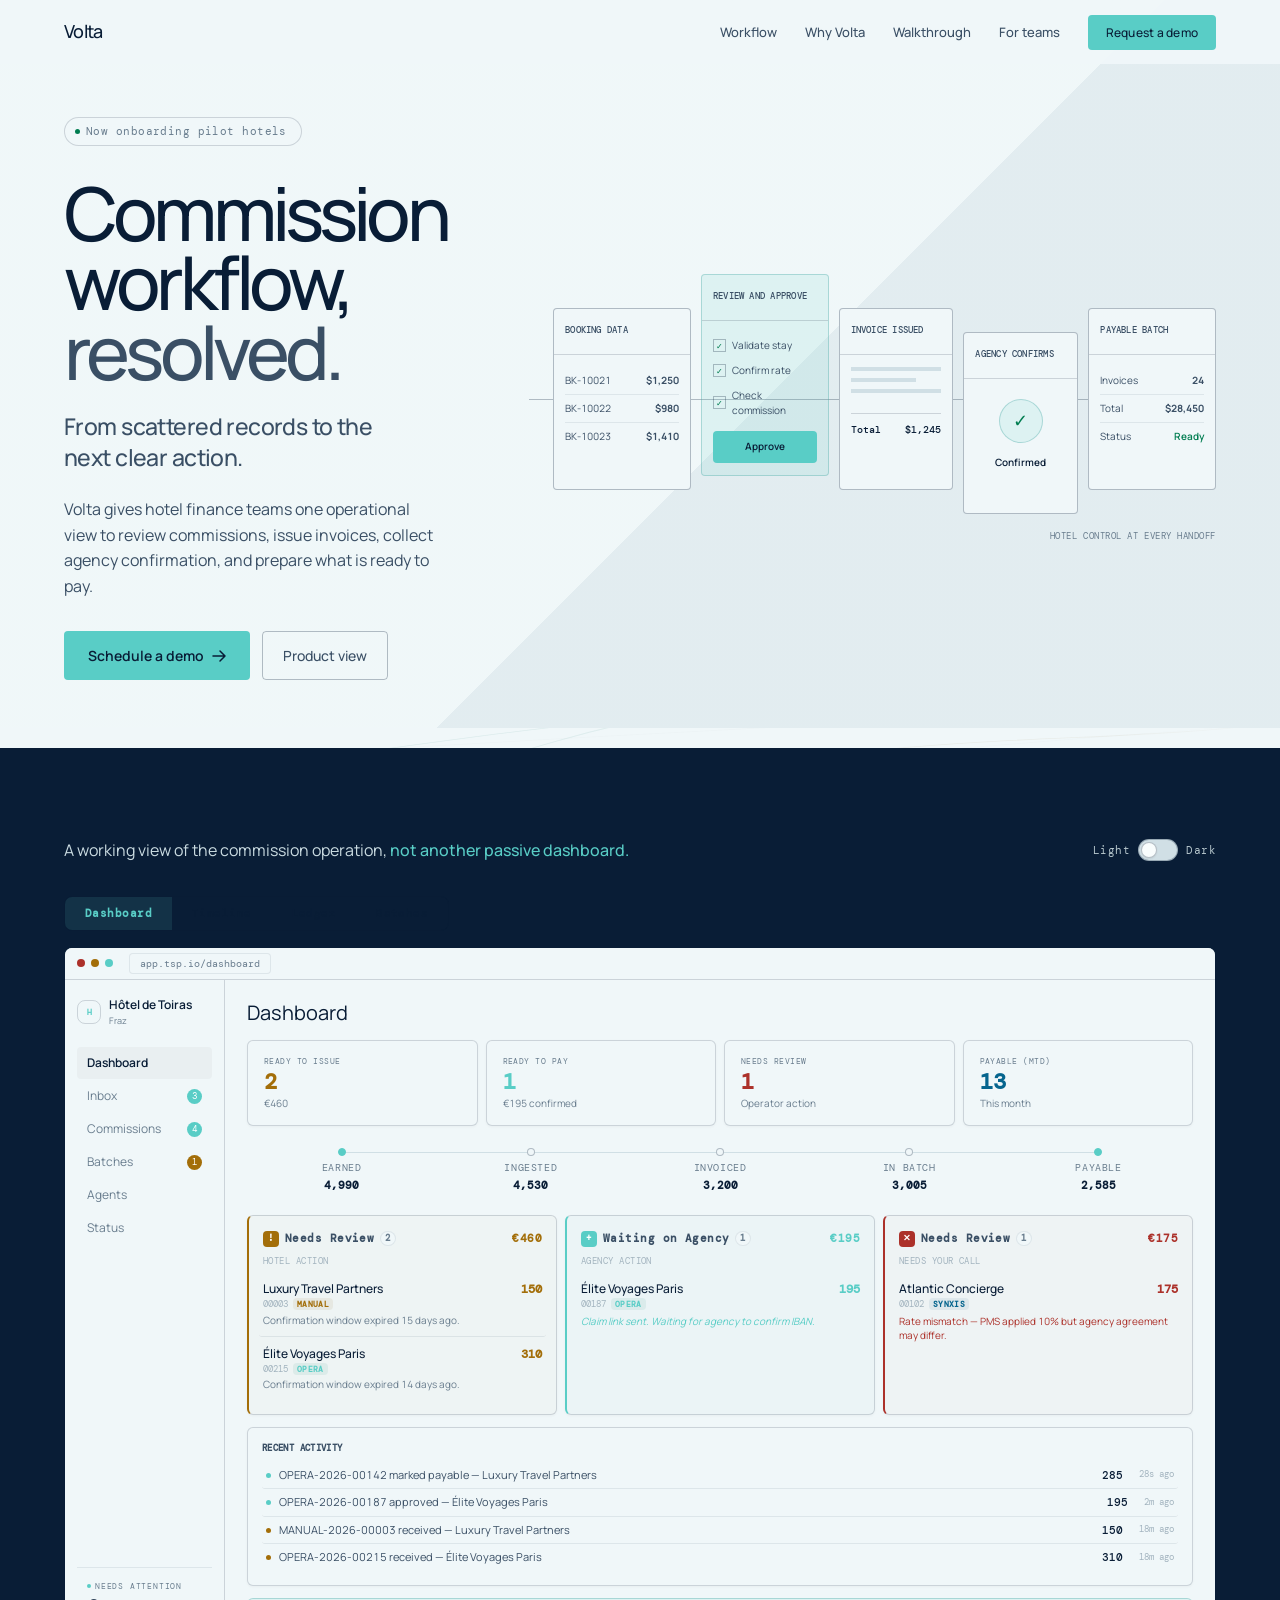
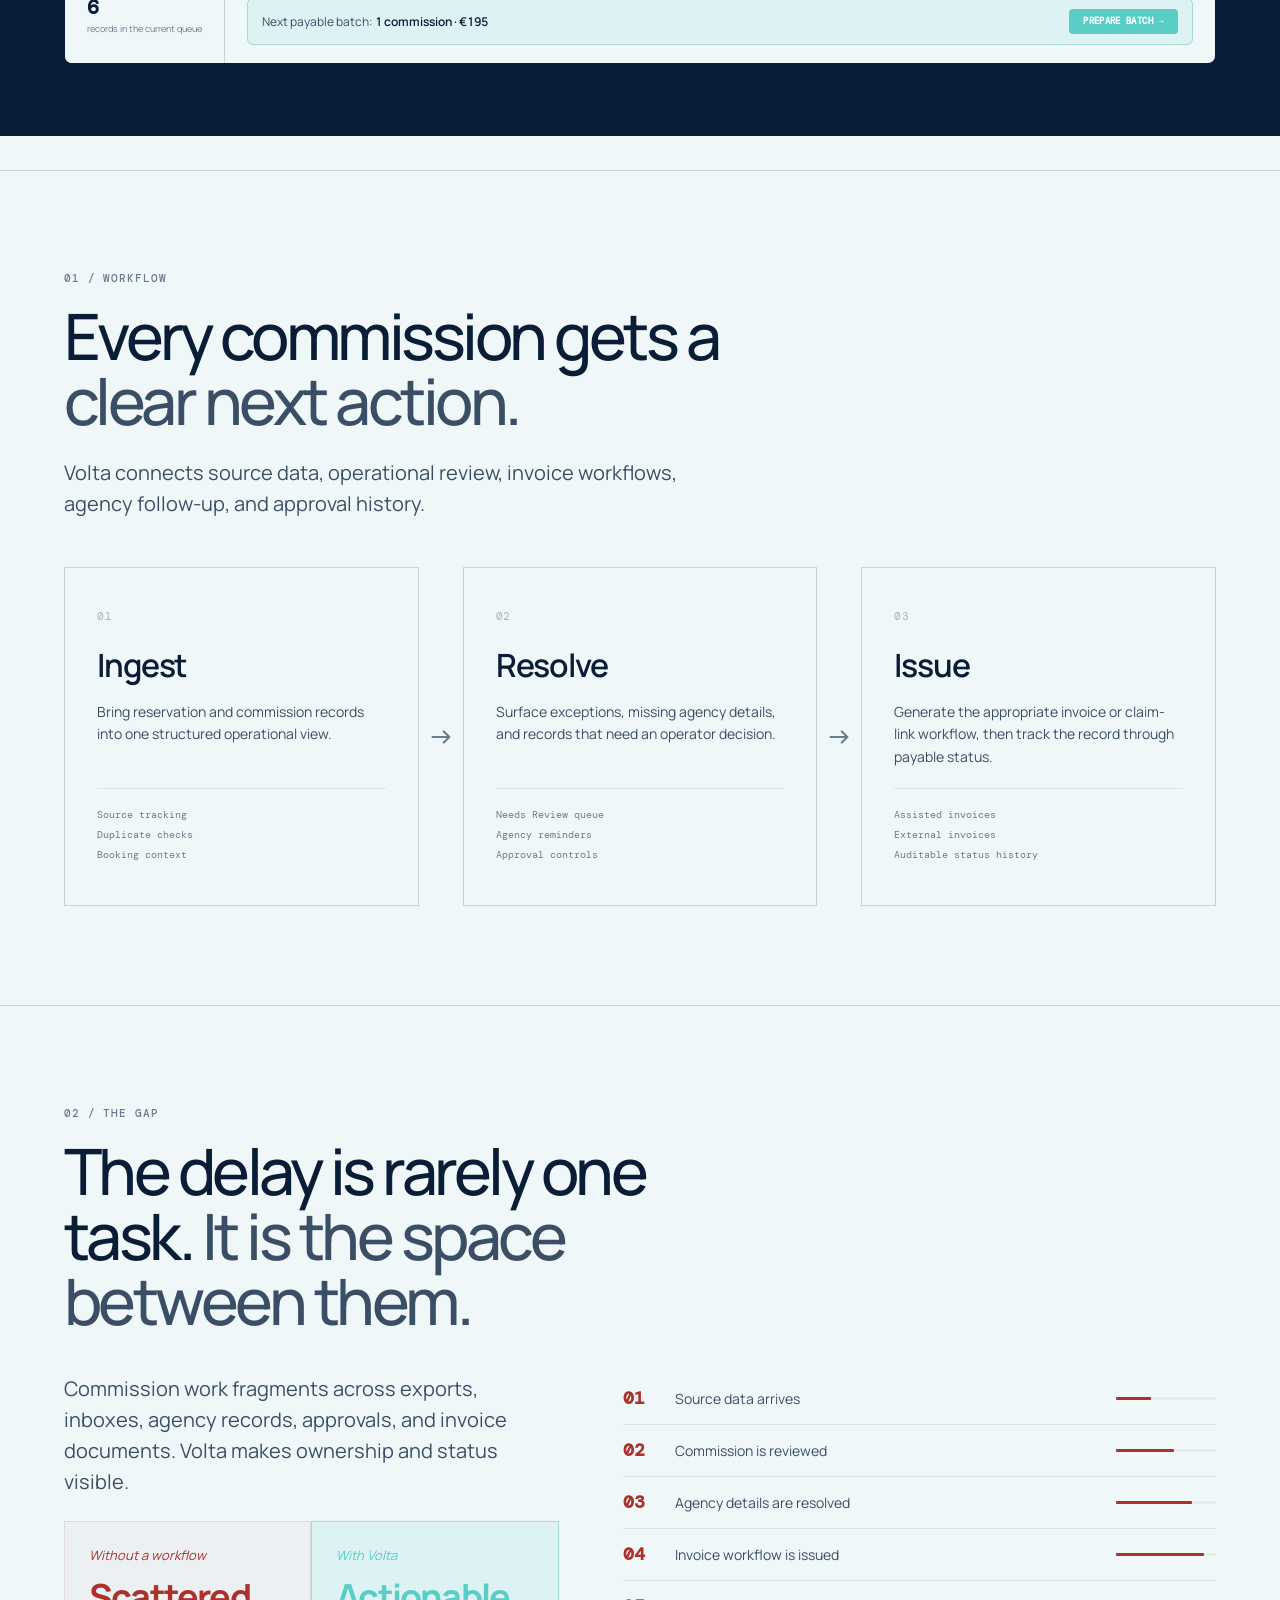
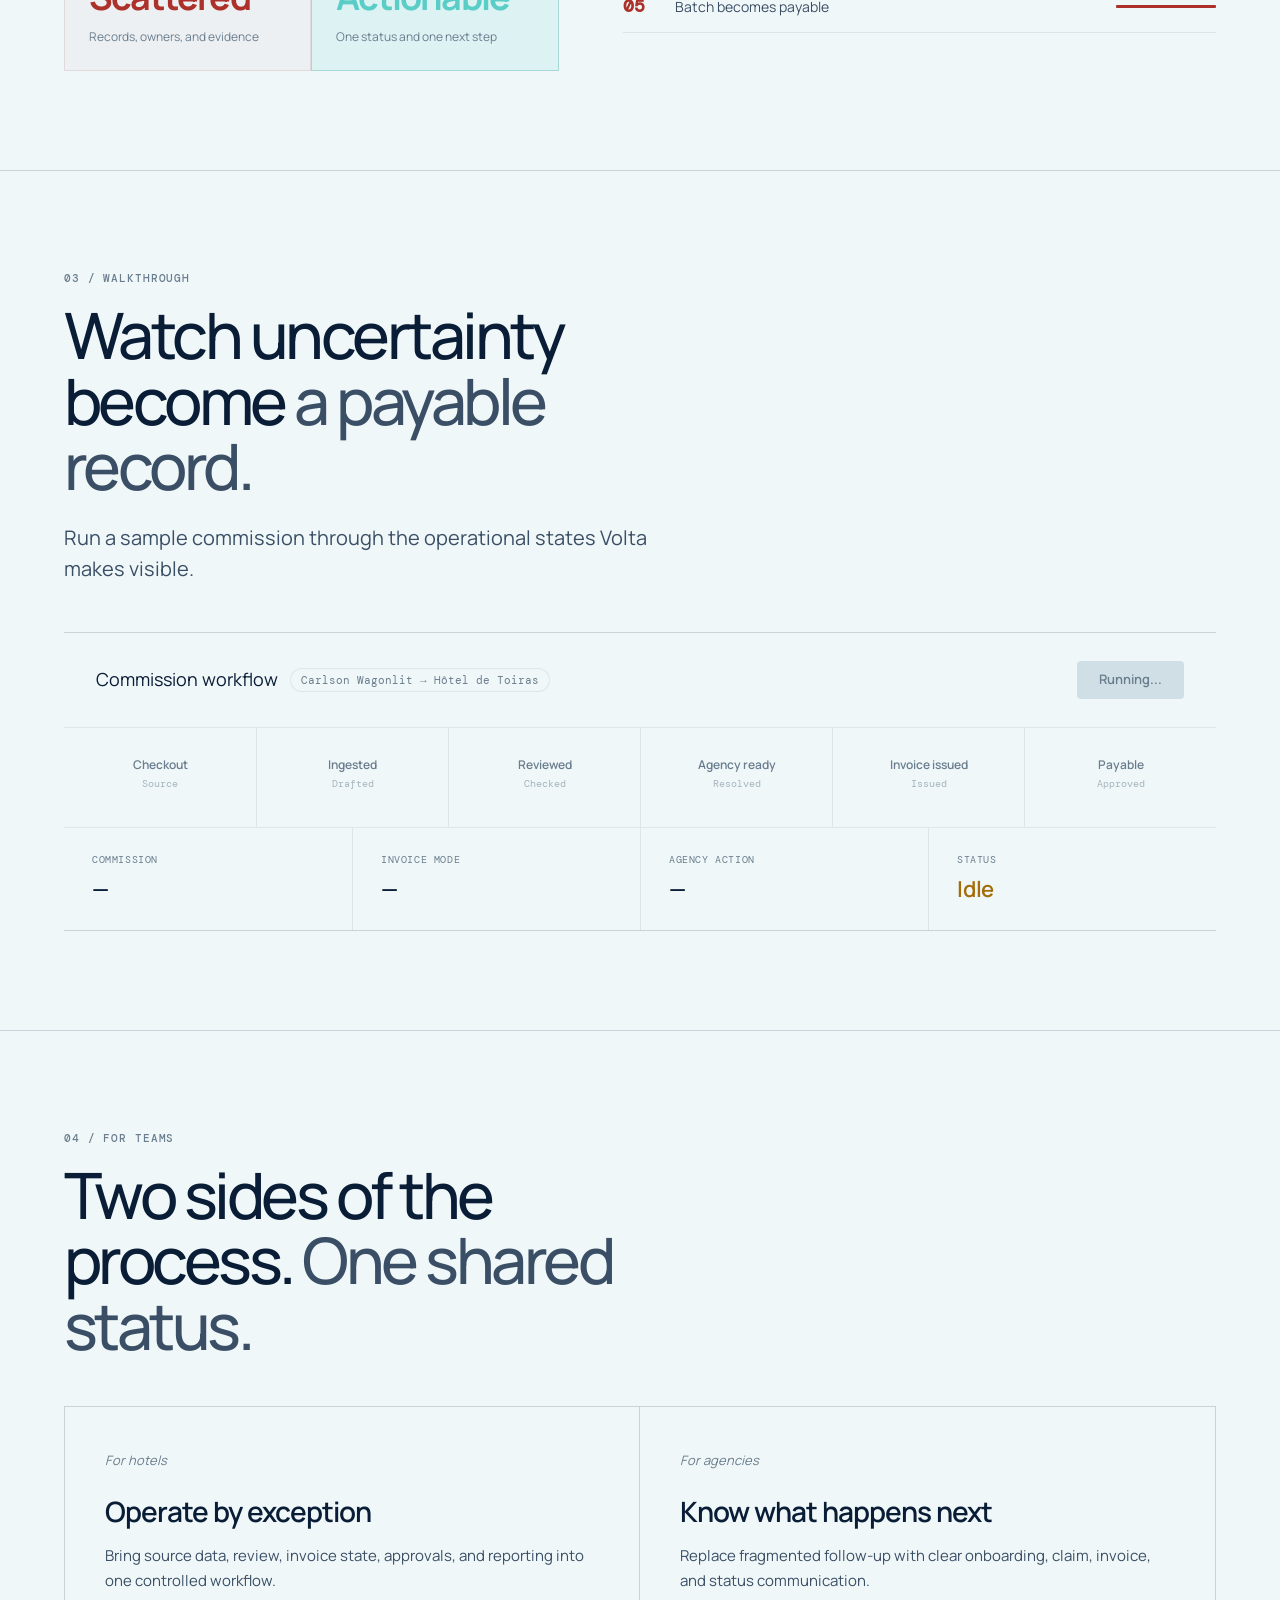
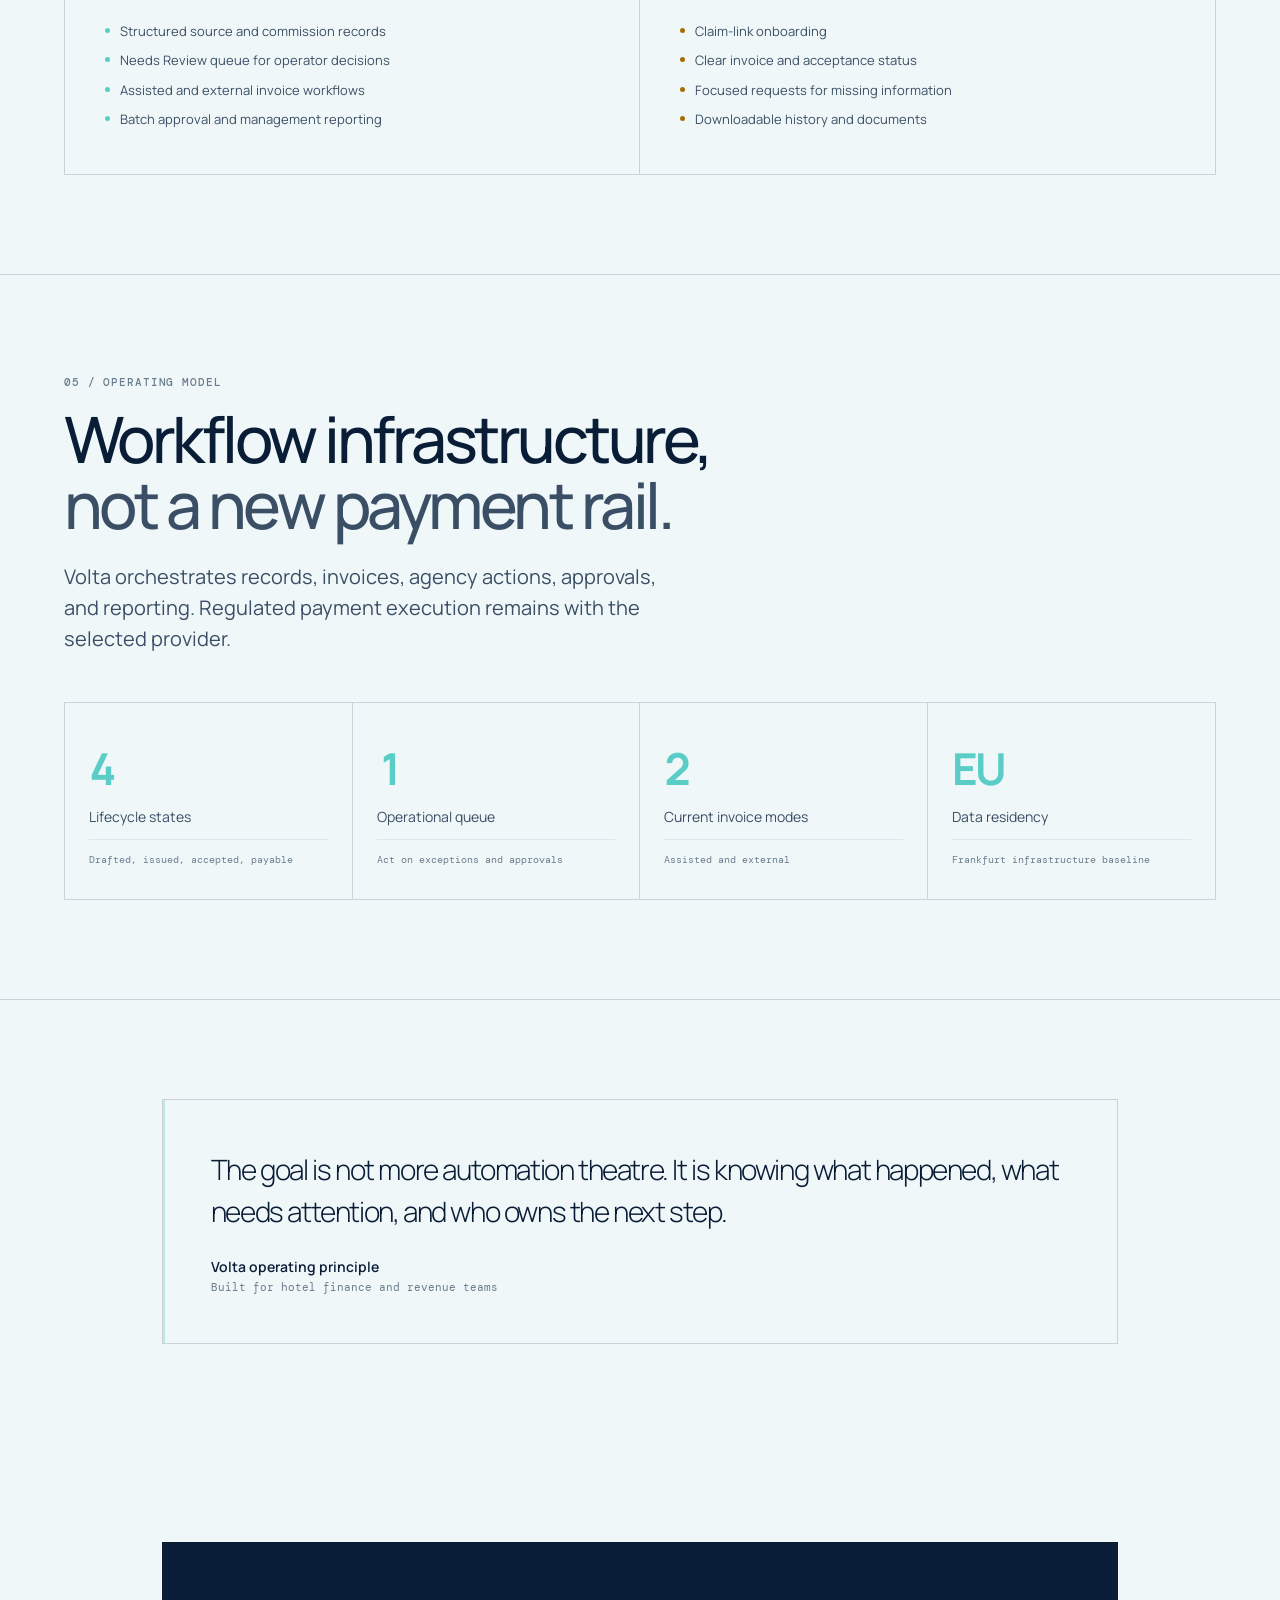
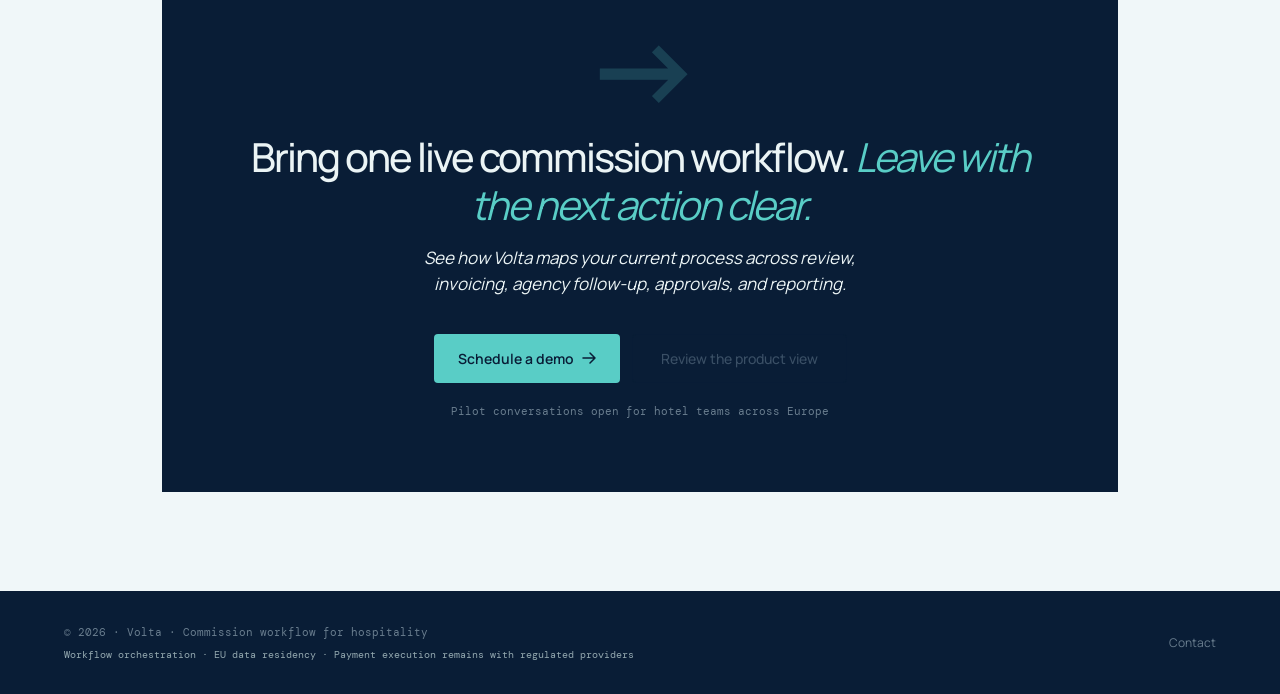
<file: index.html>
<!DOCTYPE html>
<html lang="en" style="background:#f4f7f8">
<head>
<meta charset="UTF-8">
<meta name="viewport" content="width=device-width, initial-scale=1.0, viewport-fit=cover">
<title>Volta | Commission Workflow for Hotels</title>
<meta name="description" content="Volta gives hotel finance teams a clear workflow for commission review, invoicing, agency onboarding, approvals, and reporting.">
<meta property="og:title" content="Volta | Commission workflow, resolved">
<meta property="og:description" content="Turn hotel commission uncertainty into a clear, auditable next action.">
<meta property="og:type" content="website">
<meta property="og:image" content="/og-image.png">
<meta name="twitter:card" content="summary_large_image">
<meta name="twitter:title" content="Volta | Commission workflow, resolved">
<meta name="twitter:description" content="Turn hotel commission uncertainty into a clear, auditable next action.">
<link rel="icon" href="data:image/svg+xml,<svg xmlns='http://www.w3.org/2000/svg' viewBox='0 0 32 32'><rect width='32' height='32' rx='4' fill='%230a192f'/><path d='M7 9h5l4 10 4-10h5l-7 15h-4z' fill='%2376d6d5'/></svg>">
<link rel="preconnect" href="https://fonts.googleapis.com">
<link rel="preconnect" href="https://fonts.gstatic.com" crossorigin>
<link href="https://fonts.googleapis.com/css2?family=DM+Mono:wght@400;500&family=Manrope:wght@400;500;600;700&display=swap" rel="stylesheet">
<style>
*,*::before,*::after{margin:0;padding:0;box-sizing:border-box}
:root{
  --paper:oklch(97.2% .008 210);--paper-2:oklch(93.8% .012 220);--paper-3:oklch(89.5% .018 220);
  --card:oklch(99% .004 210);--vellum:oklch(96% .01 205);
  --ink:oklch(23% .055 255);--ink-2:oklch(42% .045 250);--ink-3:oklch(58% .035 245);--ink-4:oklch(76% .025 235);
  --hair:oklch(23% .055 255 / .08);--hair-2:oklch(23% .055 255 / .16);--hair-3:oklch(23% .055 255 / .28);
  --seam:oklch(78% .105 190);--seam-bg:oklch(78% .105 190 / .12);--seam-border:oklch(67% .09 190 / .35);
  --ok:oklch(52% .12 160);--warn:oklch(58% .12 75);--err:oklch(50% .16 28);--info:oklch(48% .1 235);
  --fd:"Manrope",-apple-system,BlinkMacSystemFont,sans-serif;
  --fs:"Manrope",-apple-system,BlinkMacSystemFont,sans-serif;
  --fm:"DM Mono",ui-monospace,Menlo,monospace;
  --grid-columns:12;--grid-gutter:clamp(16px,1.7vw,24px);--grid-margin:clamp(20px,5vw,72px);
  --grid-baseline:8px;--grid-leading:24px;--grid-max-width:1296px;
  --edge:var(--grid-margin);--max:var(--grid-max-width);
  --r-1:4px;--r-2:8px;--r-pill:999px;
  /* Dark mock tokens */
  --dm-bg:#0C0A07;--dm-card:rgba(255,250,240,.02);--dm-border:rgba(255,250,240,.06);
  --dm-text:rgba(255,250,240,.9);--dm-text-2:rgba(255,250,240,.6);--dm-text-3:rgba(255,250,240,.4);--dm-text-4:rgba(255,250,240,.25);
}
html{scroll-behavior:smooth;-webkit-font-smoothing:antialiased}
body{background:var(--paper);color:var(--ink);font-family:var(--fs);font-size:14px;line-height:1.5;overflow-x:hidden;font-variant-numeric:tabular-nums lining-nums}
::selection{background:var(--seam);color:var(--ink)}
body::before{content:"";position:fixed;inset:0;pointer-events:none;opacity:.32;background-image:linear-gradient(var(--hair) 1px,transparent 1px);background-size:100% var(--grid-baseline);z-index:0;mask-image:linear-gradient(to bottom,black,transparent 72%)}

/* ── NAV ─────────────────────────────────────────────── */
.nav{position:fixed;top:0;left:0;right:0;z-index:100;padding:0 var(--edge);height:64px;display:flex;align-items:center;justify-content:space-between;background:oklch(97.2% .008 210 / .94);border-bottom:1px solid transparent;transition:border-color .24s cubic-bezier(.25,1,.5,1)}
.nav.scrolled{border-bottom-color:var(--hair-2)}
.nav-logo{font-family:var(--fs);font-weight:500;font-size:18px;letter-spacing:-.04em;color:var(--ink);text-decoration:none}
.nav-links{display:flex;align-items:center;gap:28px;list-style:none}
.nav-links a{font-family:var(--fs);font-size:13px;font-weight:500;color:var(--ink-2);text-decoration:none;transition:color .12s}
.nav-links a:hover{color:var(--ink)}
.nav-cta{font-family:var(--fs)!important;font-size:12px!important;letter-spacing:.02em!important;text-transform:none!important;color:var(--ink)!important;background:var(--seam)!important;border-radius:var(--r-1);padding:9px 18px;transition:background .18s,transform .18s}
.nav-cta:hover{background:var(--seam)!important}
.btn-p{font-family:var(--fs);font-weight:600;font-size:14px;color:var(--ink);background:var(--seam);border:none;padding:14px 24px;border-radius:var(--r-1);cursor:pointer;text-decoration:none;display:inline-flex;align-items:center;gap:8px;transition:background .18s,transform .18s}
.btn-p:hover{background:oklch(83% .12 190);transform:translateY(-2px)}
.btn-s{font-family:var(--fs);font-weight:500;font-size:14px;color:var(--ink-2);background:transparent;border:1px solid var(--hair-3);padding:13px 28px;border-radius:var(--r-1);cursor:pointer;text-decoration:none;display:inline-flex;align-items:center;gap:8px;transition:all .12s}
.btn-s:hover{border-color:var(--ink);color:var(--ink)}

.section{padding:clamp(80px,11vh,136px) var(--edge);position:relative;z-index:1;background-color:var(--paper)}
.rule{max-width:var(--max);margin:0 auto;height:1px;background:var(--hair-2);position:relative;z-index:1}
.eyebrow{font-family:var(--fm);font-size:11px;font-weight:500;font-style:normal;letter-spacing:.08em;text-transform:uppercase;color:var(--ink-3);margin-bottom:16px}
.heading{font-family:var(--fs);font-weight:500;font-size:clamp(32px,5vw,64px);line-height:1.02;color:var(--ink);max-width:760px;letter-spacing:-.055em}
.heading em{font-weight:500;font-style:normal;color:var(--ink-2)}
.subtext{font-family:var(--fs);font-size:clamp(16px,1.7vw,20px);font-weight:400;font-style:normal;color:var(--ink-2);max-width:620px;line-height:1.55;margin-top:24px}
.r{opacity:0;transform:translateY(20px);transition:all .6s cubic-bezier(.4,0,.2,1)}.r.v{opacity:1;transform:translateY(0)}
.d1{transition-delay:.1s}.d2{transition-delay:.15s}.d3{transition-delay:.2s}.d4{transition-delay:.25s}

/* ── HERO ────────────────────────────────────────────── */
.hero{min-height:100vh;min-height:100svh;padding:140px var(--edge) 0;position:relative;z-index:1}
.hero-inner{max-width:var(--max);margin:0 auto;position:relative;z-index:1}
.hero-badge{display:inline-flex;align-items:center;gap:6px;background:var(--paper);border:1px solid var(--hair-2);border-radius:var(--r-pill);padding:5px 14px 5px 10px;margin-bottom:32px;font-family:var(--fm);font-size:11px;color:var(--ink-3);letter-spacing:.04em}
.hero-badge-dot{width:5px;height:5px;background:var(--ok);border-radius:50%}
.hero-number-row{display:flex;align-items:baseline;gap:clamp(16px,3vw,32px);margin-bottom:24px;flex-wrap:wrap}
del{text-decoration:none}
.hero-old{font-family:var(--fd);font-weight:300;font-variation-settings:"opsz" 144,"SOFT" 50,"WONK" 0;font-size:clamp(80px,14vw,180px);line-height:.85;color:var(--ink-4);position:relative;letter-spacing:-.03em}
.hero-old::after{content:'';position:absolute;left:-.05em;right:-.05em;top:52%;height:2px;background:var(--err);transform:scaleX(0);animation:strike .6s .6s cubic-bezier(.76,0,.24,1) forwards}
@keyframes strike{to{transform:scaleX(1)}}
.hero-arrow{font-family:var(--fd);font-weight:200;font-variation-settings:"opsz" 72,"SOFT" 80;font-size:clamp(32px,5vw,60px);color:var(--ink-4);margin-bottom:8px}
.hero-new{font-family:var(--fd);font-weight:400;font-variation-settings:"opsz" 144,"SOFT" 50,"WONK" 0;font-size:clamp(100px,18vw,220px);line-height:.8;color:var(--ink);position:relative;letter-spacing:-.03em}
.hero-new::after{content:'';position:absolute;left:0;right:0;bottom:-.05em;height:4px;background:var(--seam);border-radius:2px;transform:scaleX(0);transform-origin:left;animation:seamDraw .9s 1.2s cubic-bezier(.76,0,.24,1) forwards}
@keyframes seamDraw{to{transform:scaleX(1)}}

/* ── SETTLEMENT FLOW — fills empty space below hero content ── */
.hero-flow{position:absolute;bottom:0;left:0;right:0;height:55%;pointer-events:none;z-index:0;overflow:hidden;-webkit-mask-image:linear-gradient(to bottom,transparent 0%,rgba(0,0,0,0.3) 20%,black 45%);mask-image:linear-gradient(to bottom,transparent 0%,rgba(0,0,0,0.3) 20%,black 45%)}
.hero-flow svg{display:block;width:100%;height:100%}
.flow-path{fill:none;stroke-linecap:round}
.hero-unit{font-family:var(--fd);font-weight:300;font-variation-settings:"opsz" 36,"SOFT" 60;font-size:clamp(20px,3vw,32px);color:var(--ink-2);margin-bottom:32px}
.hero-grid{display:grid;grid-template-columns:1fr 1fr;gap:64px;align-items:start;padding:48px 0 64px;border-top:1px solid var(--hair-2);margin-top:8px}
.hero-desc{font-family:var(--fd);font-size:18px;font-weight:400;font-variation-settings:"opsz" 24,"SOFT" 60;font-style:italic;color:var(--ink-2);line-height:1.55;max-width:440px;margin-bottom:32px}
.hero-actions{display:flex;gap:12px}
.hero-stats{display:flex;gap:0;border-left:1px solid var(--hair-2);padding-left:32px;align-self:center}
.hero-stat{padding-right:32px;margin-right:32px;border-right:1px solid var(--hair)}.hero-stat:last-child{border-right:none;padding-right:0;margin-right:0}
.hero-stat-val{font-family:var(--fd);font-weight:600;font-variation-settings:"opsz" 36,"SOFT" 40,"WONK" 0;font-size:22px;color:var(--ink);letter-spacing:-.01em}
.hero-stat-label{font-size:12px;color:var(--ink-3);margin-top:2px}

/* ── SHOWCASE ────────────────────────────────────────── */
.showcase{padding:0 var(--edge) clamp(64px,8vh,100px);position:relative;z-index:1;background-color:#F4F0E6}
.showcase-inner{max-width:var(--max);margin:0 auto}
.showcase-header{display:flex;justify-content:space-between;align-items:center;margin-bottom:24px}
.showcase-bridge{font-family:var(--fd);font-size:15px;font-style:italic;font-variation-settings:"opsz" 18,"SOFT" 60;color:var(--ink-3)}
.showcase-bridge strong{font-weight:500;font-style:normal;color:var(--ink-2)}
.mode-toggle{display:flex;align-items:center;gap:8px;font-family:var(--fm);font-size:11px;color:var(--ink-3);letter-spacing:.04em;cursor:pointer;user-select:none}
.mode-toggle-track{width:40px;height:22px;background:var(--paper-3);border:1px solid var(--hair-3);border-radius:11px;position:relative;transition:all .22s}
.mode-toggle-thumb{width:16px;height:16px;background:var(--card);border:1px solid var(--hair-3);border-radius:50%;position:absolute;top:2px;left:2px;transition:all .22s;box-shadow:0 1px 2px rgba(0,0,0,.08)}
.mode-toggle.dark .mode-toggle-track{background:#1a1814;border-color:rgba(255,250,240,.15)}
.mode-toggle.dark .mode-toggle-thumb{left:20px;background:#2a2824;border-color:rgba(255,250,240,.2)}

/* ── DARK MODE (CSS-only, applies to ALL tabs) ────────── */
.mock-wrap.dm{border-color:rgba(255,250,240,.08)}
.mock-wrap.dm .m-chrome{background:#0C0A07!important;border-bottom-color:rgba(255,250,240,.06)!important}
.mock-wrap.dm .m-dot:nth-child(1){background:#a5322a!important}.mock-wrap.dm .m-dot:nth-child(2){background:#8a5a12!important}.mock-wrap.dm .m-dot:nth-child(3){background:#0f7a6a!important}
.mock-wrap.dm .m-url{color:rgba(255,250,240,.25)!important;background:rgba(255,250,240,.03)!important;border-color:transparent!important}
.mock-wrap.dm .m-body,.mock-wrap.dm .m-body>div:not(.m-sidebar){background:#0C0A07!important}
.mock-wrap.dm .m-sidebar{background:#0C0A07!important;border-right-color:rgba(255,250,240,.06)!important}
.mock-wrap.dm .m-logo-icon{border-color:rgba(255,250,240,.1)!important;color:#0f7a6a!important}
.mock-wrap.dm .m-logo-name{color:rgba(255,250,240,.85)!important}
.mock-wrap.dm .m-logo-sub{color:rgba(255,250,240,.3)!important}
.mock-wrap.dm .m-nav{color:rgba(255,250,240,.3)!important}
.mock-wrap.dm .m-nav.active{color:rgba(255,250,240,.85)!important;background:rgba(255,250,240,.04)!important}
.mock-wrap.dm .m-nav-badge.bg-seam{background:#0f7a6a!important}.mock-wrap.dm .m-nav-badge.bg-warn{background:#8a5a12!important}
.mock-wrap.dm .m-settle{border-top-color:rgba(255,250,240,.06)!important}
.mock-wrap.dm .m-settle-label{color:rgba(255,250,240,.25)!important}
.mock-wrap.dm .m-settle-dot{background:#0f7a6a!important}
.mock-wrap.dm .m-settle-val{color:rgba(255,250,240,.85)!important}
.mock-wrap.dm .m-settle-sub{color:rgba(255,250,240,.25)!important}
.mock-wrap.dm .m-title{color:rgba(255,250,240,.85)!important}
.mock-wrap.dm .m-kpi{background:rgba(255,250,240,.02)!important;border-color:rgba(255,250,240,.06)!important;border-radius:6px!important;box-shadow:0 1px 4px rgba(0,0,0,.2)!important}
.mock-wrap.dm .m-kpi-label{color:rgba(255,250,240,.3)!important}
.mock-wrap.dm .m-kpi-val{color:rgba(255,250,240,.85)!important}
.mock-wrap.dm .m-kpi:nth-child(1) .m-kpi-val{color:#c4953a!important}
.mock-wrap.dm .m-kpi:nth-child(2) .m-kpi-val{color:#4d9080!important}
.mock-wrap.dm .m-kpi:nth-child(3) .m-kpi-val{color:#d06060!important}
.mock-wrap.dm .m-kpi:nth-child(4) .m-kpi-val{color:#6b9dbd!important}
.mock-wrap.dm .m-kpi-sub{color:rgba(255,250,240,.2)!important}
.mock-wrap.dm .m-pipe-dot{background:#0C0A07!important;border-color:rgba(255,250,240,.15)!important}
.mock-wrap.dm .m-pipe-step:first-child .m-pipe-dot,.mock-wrap.dm .m-pipe-step:last-child .m-pipe-dot{background:#0f7a6a!important;border-color:#0f7a6a!important}
.mock-wrap.dm .m-pipe-label{color:rgba(255,250,240,.25)!important}
.mock-wrap.dm .m-pipe-val{color:rgba(255,250,240,.85)!important}
.mock-wrap.dm .m-pipe-line{background:rgba(255,250,240,.08)!important}
.mock-wrap.dm .m-col{background:rgba(255,250,240,.02)!important;border-color:rgba(255,250,240,.06)!important;border-radius:6px!important;box-shadow:0 1px 4px rgba(0,0,0,.2)!important}
.mock-wrap.dm .m-col:nth-child(1){border-left-color:#8a5a12!important;background:rgba(138,90,18,.04)!important}
.mock-wrap.dm .m-col:nth-child(2){border-left-color:#0f7a6a!important;background:rgba(15,122,106,.04)!important}
.mock-wrap.dm .m-col:nth-child(3){border-left-color:#a5322a!important;background:rgba(165,50,42,.04)!important}
.mock-wrap.dm .m-col-head{color:rgba(255,250,240,.5)!important}
.mock-wrap.dm .m-col:nth-child(1) .m-col-total{color:#c4953a!important}
.mock-wrap.dm .m-col:nth-child(2) .m-col-total{color:#4d9080!important}
.mock-wrap.dm .m-col:nth-child(3) .m-col-total{color:#d06060!important}
.mock-wrap.dm .m-col-count{background:rgba(255,250,240,.05)!important;color:rgba(255,250,240,.3)!important}
.mock-wrap.dm .m-col-sub{color:rgba(255,250,240,.2)!important}
.mock-wrap.dm .m-row{border-bottom-color:rgba(255,250,240,.04)!important}
.mock-wrap.dm .m-row-name{color:rgba(255,250,240,.8)!important}
.mock-wrap.dm .m-col:nth-child(1) .m-row-amt{color:#c4953a!important}
.mock-wrap.dm .m-col:nth-child(2) .m-row-amt{color:#4d9080!important}
.mock-wrap.dm .m-col:nth-child(3) .m-row-amt{color:#d06060!important}
.mock-wrap.dm .m-row-id{color:rgba(255,250,240,.2)!important}
.mock-wrap.dm .m-row-meta{color:rgba(255,250,240,.25)!important}
.mock-wrap.dm .m-src-manual{color:#c4953a!important;background:rgba(196,149,58,.1)!important}
.mock-wrap.dm .m-src-opera{color:#4d9080!important;background:rgba(77,144,128,.1)!important}
.mock-wrap.dm .m-src-synxis{color:#6b9dbd!important;background:rgba(107,157,189,.1)!important}
.mock-wrap.dm .m-seam-msg{color:#4d9080!important}
.mock-wrap.dm .m-err-msg{color:#d06060!important}
.mock-wrap.dm .m-feed{background:rgba(255,250,240,.02)!important;border-color:rgba(255,250,240,.06)!important}
.mock-wrap.dm .m-feed-head{color:rgba(255,250,240,.4)!important}
.mock-wrap.dm .m-feed-item{color:rgba(255,250,240,.5)!important;border-bottom-color:rgba(255,250,240,.04)!important}
.mock-wrap.dm .m-feed-amt{color:rgba(255,250,240,.85)!important}
.mock-wrap.dm .m-feed-time{color:rgba(255,250,240,.2)!important}
.mock-wrap.dm .m-actionbar{background:rgba(15,122,106,.06)!important;border-color:rgba(15,122,106,.2)!important}
.mock-wrap.dm .m-ab-text{color:rgba(255,250,240,.4)!important}
.mock-wrap.dm .m-ab-text strong{color:rgba(255,250,240,.8)!important}
.mock-wrap.dm .m-ab-btn{background:#0f7a6a!important;color:#0C0A07!important}
/* Dark mode for Timeline */
.mock-wrap.dm .tl-header{border-bottom-color:rgba(255,250,240,.06)!important}
.mock-wrap.dm .tl-page-title{color:rgba(255,250,240,.3)!important}
.mock-wrap.dm .tl-title{color:rgba(255,250,240,.85)!important}
.mock-wrap.dm .tl-subtitle{color:rgba(255,250,240,.3)!important}
.mock-wrap.dm .tl-months{border-bottom-color:rgba(255,250,240,.06)!important}
.mock-wrap.dm .tl-month{color:rgba(255,250,240,.25)!important}
.mock-wrap.dm .tl-month:last-child{color:#4d9080!important}
.mock-wrap.dm .tl-lane{border-bottom-color:rgba(255,250,240,.04)!important}
.mock-wrap.dm .tl-lane-name{color:rgba(255,250,240,.8)!important}
.mock-wrap.dm .tl-lane-meta{color:rgba(255,250,240,.2)!important}
.mock-wrap.dm .tl-lane-amt-val{color:rgba(255,250,240,.85)!important}
.mock-wrap.dm .tl-legend{border-top-color:rgba(255,250,240,.06)!important}
.mock-wrap.dm .tl-legend-item{color:rgba(255,250,240,.3)!important}
/* Dark mode for Ledger */
.mock-wrap.dm .lg-header{border-bottom-color:rgba(255,250,240,.06)!important}
.mock-wrap.dm .lg-page-title{color:rgba(255,250,240,.3)!important}
.mock-wrap.dm .lg-title{color:rgba(255,250,240,.85)!important}
.mock-wrap.dm .lg-subtitle{color:rgba(255,250,240,.3)!important}
.mock-wrap.dm .lg-filters{border-bottom-color:rgba(255,250,240,.06)!important}
.mock-wrap.dm .lg-filter{border-color:rgba(255,250,240,.08)!important;color:rgba(255,250,240,.3)!important}
.mock-wrap.dm .lg-filter.active{border-color:rgba(255,250,240,.4)!important;color:rgba(255,250,240,.85)!important}
.mock-wrap.dm .lg-thead{color:rgba(255,250,240,.25)!important;border-bottom-color:rgba(255,250,240,.06)!important}
.mock-wrap.dm .lg-row{border-bottom-color:rgba(255,250,240,.04)!important}
.mock-wrap.dm .lg-r-ref{color:rgba(255,250,240,.2)!important}
.mock-wrap.dm .lg-r-agency-name{color:rgba(255,250,240,.8)!important}
.mock-wrap.dm .lg-r-agency-id{color:rgba(255,250,240,.2)!important}
.mock-wrap.dm .lg-r-booking-id{color:rgba(255,250,240,.5)!important}
.mock-wrap.dm .lg-r-booking-dates{color:rgba(255,250,240,.2)!important}
.mock-wrap.dm .lg-r-amt{color:rgba(255,250,240,.85)!important}
/* Dark mode for Settlements */
.mock-wrap.dm .st-stack{border-right-color:rgba(255,250,240,.06)!important}
.mock-wrap.dm .st-stack-title{color:rgba(255,250,240,.5)!important}
.mock-wrap.dm .st-stack-sub{color:rgba(255,250,240,.3)!important}
.mock-wrap.dm .st-batch{border-color:rgba(255,250,240,.06)!important}
.mock-wrap.dm .st-batch.active{background:rgba(15,122,106,.06)!important;border-color:rgba(15,122,106,.2)!important}
.mock-wrap.dm .st-batch-title{color:rgba(255,250,240,.8)!important}
.mock-wrap.dm .st-batch-meta{color:rgba(255,250,240,.25)!important}
.mock-wrap.dm .st-batch-date{color:rgba(255,250,240,.2)!important}
.mock-wrap.dm .st-detail-badge{color:#4d9080!important;background:rgba(15,122,106,.06)!important;border-color:rgba(15,122,106,.2)!important}
.mock-wrap.dm .st-detail-title{color:rgba(255,250,240,.85)!important}
.mock-wrap.dm .st-detail-kpi-label{color:rgba(255,250,240,.25)!important}
.mock-wrap.dm .st-detail-kpi-val{color:rgba(255,250,240,.85)!important}
.mock-wrap.dm .st-checks-label{color:rgba(255,250,240,.4)!important}
.mock-wrap.dm .st-checks-label span{color:rgba(255,250,240,.25)!important}
.mock-wrap.dm .st-check{border-bottom-color:rgba(255,250,240,.04)!important}
.mock-wrap.dm .st-check-title{color:rgba(255,250,240,.85)!important}
.mock-wrap.dm .st-check-desc{color:rgba(255,250,240,.3)!important}

/* Mock container */
.mock-wrap{border-radius:var(--r-2);overflow:hidden;border:1px solid var(--hair-3)}
.mock-panel{display:none}
.mock-panel.active{display:block}

/* ── SHARED MOCK STYLES ──────────────────────────────── */
/* Light mock (m-l- prefix) */
.m-l{background:var(--paper)}
.m-l .m-chrome{height:32px;background:var(--paper);border-bottom:1px solid var(--hair-2);display:flex;align-items:center;padding:0 12px;gap:6px}
.m-l .m-dot{width:8px;height:8px;border-radius:50%}
.m-l .m-dot:nth-child(1){background:var(--err)}.m-l .m-dot:nth-child(2){background:var(--warn)}.m-l .m-dot:nth-child(3){background:var(--seam)}
.m-l .m-url{font-family:var(--fm);font-size:10px;color:var(--ink-3);margin-left:10px;background:var(--paper);padding:2px 10px;border-radius:var(--r-1);border:1px solid var(--hair)}
.m-l .m-body{display:flex;min-height:440px}
.m-l .m-sidebar{width:160px;background:var(--paper);border-right:1px solid var(--hair-2);padding:16px 12px;flex-shrink:0;display:flex;flex-direction:column}
.m-l .m-logo{display:flex;align-items:center;gap:8px;margin-bottom:20px}
.m-l .m-logo-icon{width:24px;height:24px;border:1px solid var(--hair-2);border-radius:var(--r-2);display:flex;align-items:center;justify-content:center;font-family:var(--fm);font-size:8px;font-weight:600;color:var(--seam)}
.m-l .m-logo-name{font-size:12px;font-weight:600;color:var(--ink)}
.m-l .m-logo-sub{font-size:9px;color:var(--ink-3)}
.m-l .m-nav{font-size:12px;color:var(--ink-3);padding:7px 10px;border-radius:var(--r-1);margin-bottom:1px;display:flex;align-items:center;gap:6px}
.m-l .m-nav.active{color:var(--ink);font-weight:600;background:rgba(12,10,7,.03)}
.m-l .m-nav-badge{font-family:var(--fm);font-size:9px;color:#fff;padding:1px 5px;border-radius:var(--r-pill);margin-left:auto}
.m-l .m-nav-badge.bg-seam{background:var(--seam)}.m-l .m-nav-badge.bg-warn{background:var(--warn)}.m-l .m-nav-badge.bg-err{background:var(--err)}
.m-l .m-settle{margin-top:auto;padding:12px 10px;border-top:1px solid var(--hair)}
.m-l .m-settle-label{font-family:var(--fm);font-size:8px;letter-spacing:.1em;text-transform:uppercase;color:var(--ink-3);display:flex;align-items:center;gap:4px}
.m-l .m-settle-dot{width:4px;height:4px;background:var(--seam);border-radius:50%}
.m-l .m-settle-val{font-family:var(--fm);font-size:20px;font-weight:600;color:var(--ink)}
.m-l .m-settle-sub{font-size:9px;color:var(--ink-3)}
.m-l .m-main{flex:1;padding:18px 22px;display:flex;flex-direction:column;gap:12px}
.m-l .m-title{font-family:var(--fd);font-weight:400;font-variation-settings:"opsz" 36,"SOFT" 50;font-size:20px;color:var(--ink)}
.m-l .m-kpis{display:grid;grid-template-columns:repeat(4,1fr);gap:8px}
.m-l .m-kpi{border:1px solid var(--hair-2);padding:14px 16px;background:var(--paper);border-radius:6px;box-shadow:0 1px 3px rgba(12,10,7,.04)}
.m-l .m-kpi-label{font-family:var(--fm);font-size:8px;letter-spacing:.06em;text-transform:uppercase;color:var(--ink-3);margin-bottom:4px}
.m-l .m-kpi-val{font-family:var(--fm);font-weight:600;font-size:22px;color:var(--ink);line-height:1}
.m-l .m-kpi:nth-child(1) .m-kpi-val{color:var(--warn)}
.m-l .m-kpi:nth-child(2) .m-kpi-val{color:var(--seam)}
.m-l .m-kpi:nth-child(3) .m-kpi-val{color:var(--err)}
.m-l .m-kpi:nth-child(4) .m-kpi-val{color:var(--info)}
.m-l .m-kpi-sub{font-size:10px;color:var(--ink-3);margin-top:3px}
.m-l .m-pipeline{display:flex;align-items:center;gap:0;padding:4px 0}
.m-l .m-pipe-step{flex:1;text-align:center;position:relative;padding:6px 4px}
.m-l .m-pipe-dot{width:8px;height:8px;border-radius:50%;border:1.5px solid var(--hair-3);background:var(--paper);margin:0 auto 4px;position:relative;z-index:1}
.m-l .m-pipe-step:first-child .m-pipe-dot,.m-l .m-pipe-step:last-child .m-pipe-dot{background:var(--seam);border-color:var(--seam)}
.m-l .m-pipe-label{font-family:var(--fm);font-size:10px;letter-spacing:.06em;text-transform:uppercase;color:var(--ink-3)}
.m-l .m-pipe-val{font-family:var(--fm);font-size:11px;font-weight:600;color:var(--ink);margin-top:2px}
.m-l .m-pipe-line{position:absolute;top:10px;left:50%;right:-50%;height:1.5px;background:var(--paper-3);z-index:0}
.m-l .m-pipe-step:last-child .m-pipe-line{display:none}
.m-l .m-triage{display:grid;grid-template-columns:1fr 1fr 1fr;gap:8px;flex:1}
.m-l .m-col{border:1px solid var(--hair-2);background:var(--paper);padding:14px;display:flex;flex-direction:column;position:relative;border-left:2px solid var(--hair-2);border-radius:6px;box-shadow:0 1px 3px rgba(12,10,7,.04);transition:box-shadow .15s}
.m-l .m-col:hover{box-shadow:0 2px 8px rgba(12,10,7,.07)}
.m-l .m-col:nth-child(1){border-left-color:var(--warn);background:rgba(138,90,18,.02)}
.m-l .m-col:nth-child(2){border-left-color:var(--seam);background:rgba(15,122,106,.02)}
.m-l .m-col:nth-child(3){border-left-color:var(--err);background:rgba(165,50,42,.02)}
.m-l .m-col-head{font-family:var(--fm);font-size:11px;font-weight:600;letter-spacing:.04em;color:var(--ink-2);margin-bottom:8px;display:flex;align-items:center;gap:6px}
.m-l .m-col-icon{width:16px;height:16px;border-radius:4px;display:flex;align-items:center;justify-content:center;font-size:9px;font-weight:700;color:#fff}
.m-l .m-col:nth-child(1) .m-col-icon{background:var(--warn)}
.m-l .m-col:nth-child(2) .m-col-icon{background:var(--seam)}
.m-l .m-col:nth-child(3) .m-col-icon{background:var(--err)}
.m-l .m-col-count{font-family:var(--fm);font-size:9px;background:var(--paper);border:1px solid var(--hair);padding:0 4px;border-radius:var(--r-pill);color:var(--ink-3)}
.m-l .m-col-total{font-family:var(--fm);font-size:11px;font-weight:600;margin-left:auto}
.m-l .m-col:nth-child(1) .m-col-total{color:var(--warn)}
.m-l .m-col:nth-child(2) .m-col-total{color:var(--seam)}
.m-l .m-col:nth-child(3) .m-col-total{color:var(--err)}
.m-l .m-col-sub{font-family:var(--fm);font-size:9px;letter-spacing:.05em;text-transform:uppercase;color:var(--ink-4);margin-bottom:4px}
.m-l .m-row{padding:8px 0;border-bottom:1px solid var(--hair);transition:background .1s;border-radius:3px;margin:0 -4px;padding-left:4px;padding-right:4px}.m-l .m-row:last-child{border-bottom:none}
.m-l .m-row:hover{background:rgba(12,10,7,.015)}
.m-l .m-row-top{display:flex;justify-content:space-between;align-items:baseline}
.m-l .m-row-name{font-size:12px;font-weight:500;color:var(--ink)}
.m-l .m-row-amt{font-family:var(--fm);font-size:12px;font-weight:600}
.m-l .m-col:nth-child(1) .m-row-amt{color:var(--warn)}
.m-l .m-col:nth-child(2) .m-row-amt{color:var(--seam)}
.m-l .m-col:nth-child(3) .m-row-amt{color:var(--err)}
.m-l .m-row-id{font-family:var(--fm);font-size:9px;color:var(--ink-4)}
.m-l .m-src{font-family:var(--fm);font-size:8px;font-weight:600;letter-spacing:.04em;text-transform:uppercase;border-radius:var(--r-1);padding:1px 4px}
.m-l .m-src-manual{color:var(--warn);background:rgba(138,90,18,.08)}
.m-l .m-src-opera{color:var(--seam);background:rgba(15,122,106,.08)}
.m-l .m-src-synxis{color:var(--info);background:rgba(36,93,122,.08)}
.m-l .m-row-meta{font-size:10px;color:var(--ink-3);margin-top:1px}
.m-l .m-seam-msg{font-size:10px;color:var(--seam);font-style:italic;margin-top:2px}
.m-l .m-err-msg{font-size:10px;color:var(--err);line-height:1.4;margin-top:2px}
.m-l .m-feed{border:1px solid var(--hair-2);background:var(--paper);padding:14px;border-radius:6px;box-shadow:0 1px 3px rgba(12,10,7,.04)}
.m-l .m-feed-head{font-family:var(--fm);font-size:9px;font-weight:600;letter-spacing:.04em;color:var(--ink-2);text-transform:uppercase;margin-bottom:6px}
.m-l .m-feed-item{display:flex;align-items:center;gap:8px;padding:5px 4px;border-bottom:1px solid var(--hair);font-size:11px;color:var(--ink-2);border-radius:3px;transition:background .1s}
.m-l .m-feed-item:last-child{border-bottom:none}
.m-l .m-feed-item:hover{background:rgba(12,10,7,.015)}
.m-l .m-feed-dot{width:5px;height:5px;border-radius:50%;flex-shrink:0}
.m-l .m-feed-amt{font-family:var(--fm);font-size:11px;font-weight:500;color:var(--ink);margin-left:auto}
.m-l .m-feed-time{font-family:var(--fm);font-size:9px;color:var(--ink-4);margin-left:8px;flex-shrink:0}
.m-l .m-actionbar{background:var(--seam-bg);border:1px solid var(--seam-border);padding:10px 14px;display:flex;justify-content:space-between;align-items:center;border-radius:6px}
.m-l .m-ab-text{font-size:12px;color:var(--ink-2)}.m-l .m-ab-text strong{color:var(--ink);font-weight:600}
.m-l .m-ab-btn{font-family:var(--fm);font-size:9px;font-weight:600;letter-spacing:.04em;text-transform:uppercase;background:var(--seam);color:#fff;padding:6px 14px;border-radius:var(--r-1);border:none}

/* Dark mock (m-d prefix) */
.m-d{background:var(--dm-bg)}
.m-d .m-chrome{height:32px;background:var(--dm-bg);border-bottom:1px solid var(--dm-border);display:flex;align-items:center;padding:0 12px;gap:6px}
.m-d .m-dot{width:8px;height:8px;border-radius:50%}
.m-d .m-dot:nth-child(1){background:#a5322a}.m-d .m-dot:nth-child(2){background:#8a5a12}.m-d .m-dot:nth-child(3){background:#0f7a6a}
.m-d .m-url{font-family:var(--fm);font-size:10px;color:var(--dm-text-3);margin-left:10px;background:rgba(255,250,240,.03);padding:2px 10px;border-radius:var(--r-1)}
.m-d .m-body{display:flex;min-height:440px}
.m-d .m-sidebar{width:160px;background:var(--dm-bg);border-right:1px solid var(--dm-border);padding:16px 12px;flex-shrink:0;display:flex;flex-direction:column}
.m-d .m-logo{display:flex;align-items:center;gap:8px;margin-bottom:20px}
.m-d .m-logo-icon{width:24px;height:24px;border:1px solid rgba(255,250,240,.1);border-radius:var(--r-2);display:flex;align-items:center;justify-content:center;font-family:var(--fm);font-size:8px;font-weight:600;color:#0f7a6a}
.m-d .m-logo-name{font-size:12px;font-weight:600;color:var(--dm-text)}
.m-d .m-logo-sub{font-size:9px;color:var(--dm-text-3)}
.m-d .m-nav{font-size:12px;color:var(--dm-text-3);padding:7px 10px;border-radius:var(--r-1);margin-bottom:1px;display:flex;align-items:center;gap:6px}
.m-d .m-nav.active{color:var(--dm-text);font-weight:600;background:rgba(255,250,240,.04)}
.m-d .m-nav-badge{font-family:var(--fm);font-size:9px;color:#fff;padding:1px 5px;border-radius:var(--r-pill);margin-left:auto}
.m-d .m-nav-badge.bg-seam{background:#0f7a6a}.m-d .m-nav-badge.bg-warn{background:#8a5a12}.m-d .m-nav-badge.bg-err{background:#a5322a}
.m-d .m-settle{margin-top:auto;padding:12px 10px;border-top:1px solid var(--dm-border)}
.m-d .m-settle-label{font-family:var(--fm);font-size:8px;letter-spacing:.1em;text-transform:uppercase;color:var(--dm-text-3);display:flex;align-items:center;gap:4px}
.m-d .m-settle-dot{width:4px;height:4px;background:#0f7a6a;border-radius:50%}
.m-d .m-settle-val{font-family:var(--fm);font-size:20px;font-weight:600;color:var(--dm-text)}
.m-d .m-settle-sub{font-size:9px;color:var(--dm-text-3)}
.m-d .m-main{flex:1;padding:18px 22px;display:flex;flex-direction:column;gap:12px}
.m-d .m-title{font-family:var(--fd);font-weight:400;font-variation-settings:"opsz" 36,"SOFT" 50;font-size:20px;color:var(--dm-text)}
.m-d .m-kpis{display:grid;grid-template-columns:repeat(4,1fr);gap:8px}
.m-d .m-kpi{border:1px solid var(--dm-border);padding:12px 14px;background:var(--dm-card)}
.m-d .m-kpi:nth-child(1){background:rgba(138,90,18,.04)}
.m-d .m-kpi:nth-child(2){background:rgba(15,122,106,.04)}
.m-d .m-kpi:nth-child(3){background:rgba(165,50,42,.04)}
.m-d .m-kpi:nth-child(4){background:rgba(36,93,122,.04)}
.m-d .m-kpi-label{font-family:var(--fm);font-size:8px;letter-spacing:.06em;text-transform:uppercase;color:var(--dm-text-3);margin-bottom:4px}
.m-d .m-kpi-val{font-family:var(--fm);font-weight:600;font-size:22px;color:var(--dm-text);line-height:1}
.m-d .m-kpi:nth-child(1) .m-kpi-val{color:#c4953a}
.m-d .m-kpi:nth-child(2) .m-kpi-val{color:#4d9080}
.m-d .m-kpi:nth-child(3) .m-kpi-val{color:#d06060}
.m-d .m-kpi:nth-child(4) .m-kpi-val{color:#6b9dbd}
.m-d .m-kpi-sub{font-size:10px;color:var(--dm-text-3);margin-top:3px}
.m-d .m-pipeline{display:flex;align-items:center;gap:0;padding:4px 0}
.m-d .m-pipe-step{flex:1;text-align:center;position:relative;padding:6px 4px}
.m-d .m-pipe-dot{width:8px;height:8px;border-radius:50%;border:1.5px solid rgba(255,250,240,.15);background:var(--dm-bg);margin:0 auto 4px;position:relative;z-index:1}
.m-d .m-pipe-step:first-child .m-pipe-dot,.m-d .m-pipe-step:last-child .m-pipe-dot{background:#0f7a6a;border-color:#0f7a6a}
.m-d .m-pipe-label{font-family:var(--fm);font-size:10px;letter-spacing:.06em;text-transform:uppercase;color:var(--dm-text-3)}
.m-d .m-pipe-val{font-family:var(--fm);font-size:11px;font-weight:600;color:var(--dm-text);margin-top:2px}
.m-d .m-pipe-line{position:absolute;top:10px;left:50%;right:-50%;height:1.5px;background:rgba(255,250,240,.08);z-index:0}
.m-d .m-pipe-step:last-child .m-pipe-line{display:none}
.m-d .m-triage{display:grid;grid-template-columns:1fr 1fr 1fr;gap:8px;flex:1}
.m-d .m-col{border:1px solid var(--dm-border);background:var(--dm-card);padding:12px;display:flex;flex-direction:column;position:relative;border-left:2px solid var(--dm-border)}
.m-d .m-col:nth-child(1){border-left-color:#8a5a12;background:rgba(138,90,18,.04)}
.m-d .m-col:nth-child(2){border-left-color:#0f7a6a;background:rgba(15,122,106,.04)}
.m-d .m-col:nth-child(3){border-left-color:#a5322a;background:rgba(165,50,42,.04)}
.m-d .m-col-head{font-family:var(--fm);font-size:9px;font-weight:600;letter-spacing:.04em;color:var(--dm-text-2);margin-bottom:6px;display:flex;align-items:center;gap:6px}
.m-d .m-col-icon{width:14px;height:14px;border-radius:var(--r-1);display:flex;align-items:center;justify-content:center;font-size:8px;font-weight:700;color:#fff}
.m-d .m-col:nth-child(1) .m-col-icon{background:#8a5a12}
.m-d .m-col:nth-child(2) .m-col-icon{background:#0f7a6a}
.m-d .m-col:nth-child(3) .m-col-icon{background:#a5322a}
.m-d .m-col-count{font-family:var(--fm);font-size:9px;background:rgba(255,250,240,.05);padding:0 4px;border-radius:var(--r-pill);color:var(--dm-text-3)}
.m-d .m-col:nth-child(1) .m-col-total{color:#c4953a}
.m-d .m-col:nth-child(2) .m-col-total{color:#4d9080}
.m-d .m-col:nth-child(3) .m-col-total{color:#d06060}
.m-d .m-col-total{font-family:var(--fm);font-size:11px;font-weight:600;margin-left:auto}
.m-d .m-col-sub{font-family:var(--fm);font-size:9px;letter-spacing:.05em;text-transform:uppercase;color:var(--dm-text-4);margin-bottom:4px}
.m-d .m-row{padding:7px 0;border-bottom:1px solid rgba(255,250,240,.04)}.m-d .m-row:last-child{border-bottom:none}
.m-d .m-row-top{display:flex;justify-content:space-between;align-items:baseline}
.m-d .m-row-name{font-size:12px;font-weight:500;color:var(--dm-text)}
.m-d .m-row-amt{font-family:var(--fm);font-size:12px;font-weight:600}
.m-d .m-col:nth-child(1) .m-row-amt{color:#c4953a}
.m-d .m-col:nth-child(2) .m-row-amt{color:#4d9080}
.m-d .m-col:nth-child(3) .m-row-amt{color:#d06060}
.m-d .m-row-id{font-family:var(--fm);font-size:9px;color:var(--dm-text-4)}
.m-d .m-src{font-family:var(--fm);font-size:8px;font-weight:600;letter-spacing:.04em;text-transform:uppercase;border-radius:var(--r-1);padding:1px 4px}
.m-d .m-src-manual{color:#c4953a;background:rgba(196,149,58,.1)}
.m-d .m-src-opera{color:#4d9080;background:rgba(77,144,128,.1)}
.m-d .m-src-synxis{color:#6b9dbd;background:rgba(107,157,189,.1)}
.m-d .m-row-meta{font-size:10px;color:var(--dm-text-3);margin-top:1px}
.m-d .m-seam-msg{font-size:10px;color:#4d9080;font-style:italic;margin-top:2px}
.m-d .m-err-msg{font-size:10px;color:#d06060;line-height:1.4;margin-top:2px}
.m-d .m-feed{border:1px solid var(--dm-border);background:var(--dm-card);padding:12px}
.m-d .m-feed-head{font-family:var(--fm);font-size:9px;font-weight:600;letter-spacing:.04em;color:var(--dm-text-2);text-transform:uppercase;margin-bottom:6px}
.m-d .m-feed-item{display:flex;align-items:center;gap:8px;padding:4px 0;border-bottom:1px solid rgba(255,250,240,.04);font-size:11px;color:var(--dm-text-2)}
.m-d .m-feed-item:last-child{border-bottom:none}
.m-d .m-feed-dot{width:5px;height:5px;border-radius:50%;flex-shrink:0}
.m-d .m-feed-amt{font-family:var(--fm);font-size:11px;font-weight:500;color:var(--dm-text);margin-left:auto}
.m-d .m-feed-time{font-family:var(--fm);font-size:9px;color:var(--dm-text-4);margin-left:8px;flex-shrink:0}
.m-d .m-actionbar{background:rgba(15,122,106,.06);border:1px solid rgba(15,122,106,.2);padding:10px 14px;display:flex;justify-content:space-between;align-items:center}
.m-d .m-ab-text{font-size:12px;color:var(--dm-text-2);font-style:italic}.m-d .m-ab-text strong{color:var(--dm-text);font-weight:600;font-style:normal}
.m-d .m-ab-btn{font-family:var(--fm);font-size:9px;font-weight:600;letter-spacing:.04em;text-transform:uppercase;background:#0f7a6a;color:#0C0A07;padding:6px 14px;border-radius:var(--r-1);border:none}

/* ── REST OF PAGE (unchanged from v4) ────────────────── */
.how-section{max-width:var(--max);margin:0 auto}
.how-flow{margin-top:48px;display:grid;grid-template-columns:1fr auto 1fr auto 1fr;gap:0;align-items:stretch}
.how-card{border:1px solid var(--hair-2);padding:32px 24px;display:flex;flex-direction:column;transition:border-color .12s,transform .5s,opacity .5s;background:var(--paper);opacity:0;transform:translateY(40px)}
.how-card.stacked{opacity:1;transform:translateY(0)}
.how-card:hover{border-color:var(--hair-3)}
.how-card-num{font-family:var(--fm);font-size:11px;color:var(--ink-4);letter-spacing:.06em;margin-bottom:16px}
.how-card-title{font-family:var(--fd);font-weight:600;font-variation-settings:"opsz" 72,"SOFT" 40,"WONK" 0;font-size:32px;color:var(--ink);margin-bottom:12px;letter-spacing:-.02em}
.how-card-desc{font-size:14px;color:var(--ink-2);line-height:1.6;flex:1}
.how-card-detail{margin-top:20px;padding-top:16px;border-top:1px solid var(--hair);font-family:var(--fm);font-size:10px;color:var(--ink-3);line-height:2}
.how-arrow{display:flex;align-items:center;justify-content:center;padding:0 8px;opacity:0;transition:opacity .3s}
.how-arrow.stacked{opacity:1}
.how-arrow svg{width:28px;height:28px;color:var(--ink-3)}
.prob-section{max-width:var(--max);margin:0 auto}
.prob-layout{display:grid;grid-template-columns:1fr 1.2fr;gap:64px;align-items:start;margin-top:40px}
.prob-bar{display:flex;align-items:center;gap:16px;padding:12px 0;border-bottom:1px solid var(--hair);opacity:0;transform:translateX(16px);transition:all .5s cubic-bezier(.4,0,.2,1)}
.prob-bar.v{opacity:1;transform:translateX(0)}
.prob-bar-days{font-family:var(--fm);font-weight:600;font-size:18px;color:var(--err);min-width:36px}
.prob-bar-label{font-size:14px;color:var(--ink-2);flex:1}
.prob-bar-track{width:100px;height:3px;background:rgba(165,50,42,.06);border-radius:1px;flex-shrink:0}
.prob-bar-fill{height:3px;border-radius:1px;background:var(--err);width:0;transition:width 1s cubic-bezier(.4,0,.2,1) .2s}
.prob-bar.v .prob-bar-fill{width:var(--w)}
.prob-summary{margin-top:24px;display:grid;grid-template-columns:1fr 1fr;gap:0}
.prob-card{padding:24px;border:1px solid var(--hair-2)}
.prob-card.pain{background:rgba(165,50,42,.03);border-color:rgba(165,50,42,.12)}
.prob-card.relief{background:var(--seam-bg);border-color:var(--seam-border)}
.prob-card-label{font-family:var(--fd);font-size:13px;font-style:italic;font-variation-settings:"opsz" 14,"SOFT" 60;margin-bottom:4px}
.prob-card.pain .prob-card-label{color:var(--err)}.prob-card.relief .prob-card-label{color:var(--seam)}
.prob-card-value{font-family:var(--fd);font-weight:700;font-variation-settings:"opsz" 144,"SOFT" 30,"WONK" 0;font-size:36px;letter-spacing:-.02em}
.prob-card.pain .prob-card-value{color:var(--err)}.prob-card.relief .prob-card-value{color:var(--seam)}
.prob-card-sub{font-size:12px;color:var(--ink-3);margin-top:4px}
.sim-section{max-width:var(--max);margin:0 auto}
.sim-wrap{margin-top:48px;border-top:1px solid var(--hair-2);border-bottom:1px solid var(--hair-2);background:var(--paper);overflow:hidden}
.sim-header{padding:28px 32px;display:flex;justify-content:space-between;align-items:center;border-bottom:1px solid var(--hair);flex-wrap:wrap;gap:12px}
.sim-left{display:flex;align-items:center;gap:12px;flex-wrap:wrap}
.sim-title{font-family:var(--fd);font-weight:400;font-variation-settings:"opsz" 24,"SOFT" 50;font-size:18px;color:var(--ink)}
.sim-route{font-family:var(--fm);font-size:11px;color:var(--ink-3);background:var(--paper);border:1px solid var(--hair);padding:3px 10px;border-radius:var(--r-pill)}
.sim-btn{font-family:var(--fs);font-weight:600;font-size:13px;background:var(--ink);color:var(--paper);border:none;padding:9px 22px;border-radius:var(--r-1);cursor:pointer;transition:background .12s}
.sim-btn:hover{background:var(--seam)}.sim-btn:disabled{background:var(--paper-3);color:var(--ink-3);cursor:default}
.sim-pipeline{display:grid;grid-template-columns:repeat(6,1fr);gap:0}
.sim-step{padding:28px 16px;text-align:center;position:relative;transition:background .22s}
.sim-step+.sim-step{border-left:1px solid var(--hair)}
.sim-step::after{content:'';position:absolute;bottom:0;left:0;right:0;height:2px;background:var(--seam);transform:scaleX(0);transition:transform .9s cubic-bezier(.76,0,.24,1)}
.sim-step.active{background:rgba(15,122,106,.03)}.sim-step.active::after{transform:scaleX(1)}
.sim-step.done{background:transparent}.sim-step.done::after{transform:scaleX(1);background:var(--ok);opacity:.2}
.sim-step-label{font-size:12px;font-weight:600;color:var(--ink-3);margin-bottom:2px;transition:color .22s}
.sim-step.active .sim-step-label{color:var(--seam)}.sim-step.done .sim-step-label{color:var(--ink-2)}
.sim-step-time{font-family:var(--fm);font-size:10px;color:var(--ink-4);transition:color .22s}
.sim-step.active .sim-step-time{color:var(--seam)}.sim-step.done .sim-step-time{color:var(--ink-3)}
.sim-step-detail{font-family:var(--fm);font-size:9px;color:var(--seam);margin-top:8px;opacity:0;max-height:0;overflow:hidden;transition:all .22s}
.sim-step.active .sim-step-detail{opacity:1;max-height:20px}
.sim-data{display:grid;grid-template-columns:repeat(4,1fr);gap:0;border-top:1px solid var(--hair)}
.sim-datum{padding:24px 28px}
.sim-datum+.sim-datum{border-left:1px solid var(--hair)}
.sim-d-label{font-family:var(--fm);font-size:10px;color:var(--ink-3);letter-spacing:.06em;text-transform:uppercase;margin-bottom:6px}
.sim-d-value{font-family:var(--fd);font-weight:600;font-variation-settings:"opsz" 72,"SOFT" 40,"WONK" 0;font-size:22px;color:var(--ink);transition:color .22s;letter-spacing:-.01em}
.sim-d-value.pending{color:var(--warn)}.sim-d-value.settled{color:var(--seam)}
.aud-section{max-width:var(--max);margin:0 auto}
.aud-grid{display:grid;grid-template-columns:1fr 1fr;gap:0;margin-top:48px;border:1px solid var(--hair-2)}
.aud-card{padding:44px 40px;border-right:1px solid var(--hair-2);background:var(--paper)}.aud-card:last-child{border-right:none}
.aud-tag{font-family:var(--fd);font-size:13px;font-style:italic;font-variation-settings:"opsz" 14,"SOFT" 60;color:var(--ink-3);margin-bottom:20px}
.aud-title{font-family:var(--fd);font-weight:600;font-variation-settings:"opsz" 72,"SOFT" 40,"WONK" 0;font-size:28px;color:var(--ink);margin-bottom:12px;letter-spacing:-.02em}
.aud-desc{font-size:15px;color:var(--ink-2);line-height:1.65;margin-bottom:28px}
.aud-list{list-style:none;display:flex;flex-direction:column;gap:10px}
.aud-list li{display:flex;align-items:flex-start;gap:10px;font-size:13px;color:var(--ink-2);line-height:1.5}
.aud-dot{width:5px;height:5px;border-radius:50%;flex-shrink:0;margin-top:6px}
.aud-card:first-child .aud-dot{background:var(--seam)}.aud-card:last-child .aud-dot{background:var(--warn)}
.metrics-section{max-width:var(--max);margin:0 auto}
.metrics-grid{display:grid;grid-template-columns:repeat(4,1fr);gap:0;margin-top:48px;border:1px solid var(--hair-2)}
.metric-cell{padding:32px 24px;border-right:1px solid var(--hair-2);background:var(--paper)}.metric-cell:last-child{border-right:none}
.metric-value{font-family:var(--fd);font-weight:700;font-variation-settings:"opsz" 144,"SOFT" 30,"WONK" 0;font-size:clamp(32px,4vw,44px);color:var(--ink);margin-bottom:6px;letter-spacing:-.02em}.metric-value .acc{color:var(--seam)}
.metric-label{font-size:14px;color:var(--ink-2);line-height:1.4}
.metric-sub{font-family:var(--fm);font-size:10px;color:var(--ink-3);margin-top:12px;padding-top:12px;border-top:1px solid var(--hair)}
.quote-section{max-width:800px;margin:0 auto}
.quote-block{border:1px solid var(--hair-2);padding:48px;background:var(--paper);position:relative}
.quote-block::before{content:'';position:absolute;top:0;left:0;width:2px;height:100%;background:var(--seam);opacity:.35}
.quote-text{font-family:var(--fd);font-weight:300;font-variation-settings:"opsz" 36,"SOFT" 60;font-style:italic;font-size:clamp(20px,2.8vw,28px);line-height:1.5;color:var(--ink);margin-bottom:24px}
.quote-name{font-weight:600;font-size:14px;color:var(--ink)}.quote-role{font-family:var(--fm);font-size:11px;color:var(--ink-3);margin-top:2px}
.cta-section{max-width:var(--max);margin:0 auto}
.cta-block{border:1px solid var(--hair-3);padding:clamp(48px,8vh,80px) clamp(32px,6vw,80px);text-align:center;position:relative}
.cta-number{font-family:var(--fd);font-weight:700;font-variation-settings:"opsz" 144,"SOFT" 20,"WONK" 0;font-size:clamp(60px,12vw,120px);color:var(--seam);line-height:.85;margin-bottom:16px;opacity:.20;letter-spacing:-.03em}
.cta-heading{font-family:var(--fd);font-weight:500;font-variation-settings:"opsz" 72,"SOFT" 40,"WONK" 0;font-size:clamp(24px,4vw,40px);line-height:1.2;color:var(--ink);margin-bottom:16px;letter-spacing:-.02em}
.cta-heading em{font-weight:400;font-style:italic;font-variation-settings:"opsz" 72,"SOFT" 60,"WONK" 1;color:var(--seam)}
.cta-body{font-family:var(--fd);font-size:17px;font-style:italic;font-variation-settings:"opsz" 24,"SOFT" 60;color:var(--ink-2);margin-bottom:36px;max-width:440px;margin-left:auto;margin-right:auto;line-height:1.55}
.cta-actions{display:flex;gap:12px;justify-content:center}
.cta-note{font-family:var(--fm);font-size:11px;color:var(--ink-3);margin-top:20px}
.footer{padding:32px var(--edge);border-top:1px solid var(--hair-2);display:flex;justify-content:space-between;align-items:center;max-width:calc(var(--max) + 144px);margin:0 auto;position:relative;z-index:1;background-color:#F4F0E6}
.footer-left{font-family:var(--fm);font-size:11px;color:var(--ink-3)}.footer-right{display:flex;gap:24px}
.footer-right a{font-size:12px;color:var(--ink-3);text-decoration:none;transition:color .12s}.footer-right a:hover{color:var(--ink)}

/* ── MOBILE NAV ───────────────────────────────────────── */
.nav-hamburger{display:none;background:none;border:none;cursor:pointer;padding:8px;color:var(--ink)}
.nav-hamburger svg{width:22px;height:22px}
.nav-mobile-cta{display:none}

/* ── STICKY MOBILE CTA ───────────────────────────────── */
.btn-p,.btn-s,.sim-btn,.nav-cta,.nav-hamburger,.mode-toggle{-webkit-tap-highlight-color:transparent;touch-action:manipulation}
.mobile-cta{display:none;position:fixed;bottom:0;left:0;right:0;z-index:99;background:var(--paper);border-top:1px solid var(--hair-2);padding:12px 20px;padding-bottom:calc(12px + env(safe-area-inset-bottom));backdrop-filter:blur(12px);-webkit-backdrop-filter:blur(12px);opacity:0;transform:translateY(100%);transition:opacity .3s,transform .3s}
.mobile-cta.visible{opacity:1;transform:translateY(0)}
.mobile-cta a{display:block;text-align:center;font-family:var(--fs);font-weight:600;font-size:14px;color:#fff;background:var(--ink);padding:14px;border-radius:var(--r-1);text-decoration:none;transition:background .12s}
.mobile-cta a:hover{background:var(--seam)}

/* ── SHOWCASE TABS ────────────────────────────────────── */
.sc-tabs{display:flex;gap:0;margin-bottom:16px;border:1px solid var(--hair-2);border-radius:var(--r-2);overflow:hidden;width:fit-content}
.sc-tab{font-family:var(--fm);font-size:11px;font-weight:500;letter-spacing:.04em;color:var(--ink-3);padding:8px 20px;cursor:pointer;border-right:1px solid var(--hair);transition:all .12s;background:var(--paper);user-select:none}
.sc-tab:last-child{border-right:none}
.sc-tab:hover{color:var(--ink)}
.sc-tab.active{color:var(--seam);background:var(--seam-bg);font-weight:600}
.sc-panel{display:none}.sc-panel.active{display:block}

/* ── TIMELINE SWIM LANES ─────────────────────────────── */
.tl-header{display:flex;justify-content:space-between;padding:16px 22px;border-bottom:1px solid var(--hair)}
.tl-header-left{}
.tl-page-title{font-family:var(--fm);font-size:8px;letter-spacing:.1em;text-transform:uppercase;color:var(--ink-3);margin-bottom:4px}
.tl-title{font-family:var(--fd);font-weight:400;font-variation-settings:"opsz" 36,"SOFT" 50;font-size:20px;color:var(--ink)}
.tl-subtitle{font-size:11px;color:var(--ink-3);margin-top:2px}
.tl-months{display:flex;justify-content:space-between;padding:0 22px;border-bottom:1px solid var(--hair)}
.tl-month{font-family:var(--fm);font-size:9px;letter-spacing:.06em;color:var(--ink-3);padding:8px 0;flex:1;text-align:center}
.tl-month:last-child{color:var(--seam);font-weight:600}
.tl-lanes{padding:8px 22px 16px}
.tl-lane{display:flex;align-items:center;padding:16px 0;border-bottom:1px solid var(--hair)}
.tl-lane:last-child{border-bottom:none}
.tl-lane-info{width:200px;flex-shrink:0}
.tl-lane-name{font-size:15px;font-weight:600;color:var(--ink);display:flex;align-items:center;gap:6px}
.tl-lane-name .tl-dot{width:6px;height:6px;border-radius:50%;background:var(--seam)}
.tl-lane-meta{font-family:var(--fm);font-size:9px;color:var(--ink-4);margin-top:2px}
.tl-lane-track{flex:1;position:relative;height:20px;display:flex;align-items:center}
.tl-lane-line{position:absolute;left:0;right:0;height:3px;border-radius:1.5px}
.tl-lane:nth-child(1) .tl-lane-line{background:rgba(165,50,42,.2)}
.tl-lane:nth-child(2) .tl-lane-line{background:rgba(138,90,18,.2)}
.tl-lane:nth-child(3) .tl-lane-line{background:rgba(15,122,106,.2)}
.tl-dots{position:relative;display:flex;align-items:center;width:100%;justify-content:space-between;z-index:1}
.tl-d{width:8px;height:8px;border-radius:50%;border:1.5px solid;flex-shrink:0}
.tl-d-settled{background:var(--seam);border-color:var(--seam)}
.tl-d-transit{background:var(--info);border-color:var(--info)}
.tl-d-pending{background:transparent;border-color:var(--warn)}
.tl-d-flagged{background:transparent;border-color:var(--err)}
.tl-lane-amount{width:100px;text-align:right;flex-shrink:0}
.tl-lane-amt-val{font-family:var(--fm);font-weight:600;font-size:14px;color:var(--ink)}
.tl-lane-amt-sub{font-size:9px;color:var(--ink-3)}
.tl-legend{padding:12px 22px;border-top:1px solid var(--hair);display:flex;gap:20px}
.tl-legend-item{display:flex;align-items:center;gap:5px;font-size:10px;color:var(--ink-3)}
.tl-legend-item .tl-d{width:6px;height:6px}

/* ── LEDGER TABLE ────────────────────────────────────── */
.lg-header{padding:16px 22px;border-bottom:1px solid var(--hair)}
.lg-page-title{font-family:var(--fm);font-size:8px;letter-spacing:.1em;text-transform:uppercase;color:var(--ink-3);margin-bottom:4px}
.lg-title{font-family:var(--fd);font-weight:400;font-variation-settings:"opsz" 36,"SOFT" 50;font-size:20px;color:var(--ink)}
.lg-subtitle{font-size:11px;color:var(--ink-3);margin-top:2px}
.lg-filters{display:flex;gap:8px;padding:12px 22px;border-bottom:1px solid var(--hair)}
.lg-filter{font-family:var(--fm);font-size:10px;padding:4px 10px;border:1px solid var(--hair-2);border-radius:var(--r-pill);color:var(--ink-3);display:flex;align-items:center;gap:4px;cursor:default}
.lg-filter.active{border-color:var(--ink);color:var(--ink)}
.lg-filter-dot{width:5px;height:5px;border-radius:50%}
.lg-table{width:100%}
.lg-thead{display:flex;padding:8px 22px;border-bottom:1px solid var(--hair);font-family:var(--fm);font-size:9px;letter-spacing:.04em;color:var(--ink-3);text-transform:uppercase}
.lg-th-ref{width:50px}.lg-th-agency{width:180px}.lg-th-booking{flex:1}.lg-th-right{width:280px;text-align:right}
.lg-row{display:flex;padding:10px 22px;border-bottom:1px solid var(--hair);align-items:baseline}
.lg-row:hover{background:rgba(12,10,7,.01)}
.lg-r-ref{width:50px;font-family:var(--fm);font-size:10px;color:var(--ink-4)}
.lg-r-agency{width:180px}
.lg-r-agency-name{font-size:12px;font-weight:500;color:var(--ink)}
.lg-r-agency-id{font-family:var(--fm);font-size:9px;color:var(--ink-4)}
.lg-r-booking{flex:1}
.lg-r-booking-id{font-family:var(--fm);font-size:11px;color:var(--ink-2)}
.lg-r-booking-dates{font-size:9px;color:var(--ink-4)}
.lg-r-right{width:280px;text-align:right;display:flex;align-items:center;justify-content:flex-end;gap:8px}
.lg-r-amt{font-family:var(--fm);font-weight:600;font-size:13px;color:var(--ink)}
.lg-r-status{font-family:var(--fm);font-size:9px;font-weight:500;padding:2px 6px;border-radius:var(--r-1)}
.lg-r-status.settled{color:var(--seam);background:var(--seam-bg)}
.lg-r-status.approved{color:var(--info);background:rgba(36,93,122,.06)}
.lg-r-status.pending{color:var(--warn);background:rgba(138,90,18,.06)}
.lg-r-status.flagged{color:var(--err);background:rgba(165,50,42,.06)}
.lg-r-src{font-family:var(--fm);font-size:8px;font-weight:600;letter-spacing:.04em}

/* ── SETTLEMENTS BATCH ───────────────────────────────── */
.st-layout{display:flex;min-height:400px}
.st-stack{width:240px;border-right:1px solid var(--hair);padding:16px 14px;flex-shrink:0}
.st-stack-title{font-family:var(--fm);font-size:9px;font-weight:600;letter-spacing:.06em;text-transform:uppercase;color:var(--ink-2);margin-bottom:4px}
.st-stack-sub{font-size:10px;color:var(--ink-3);margin-bottom:12px;line-height:1.4}
.st-batch{padding:10px;border:1px solid var(--hair);margin-bottom:6px;cursor:default;transition:background .12s}
.st-batch:hover{background:rgba(12,10,7,.01)}
.st-batch.active{background:var(--seam-bg);border-color:var(--seam-border)}
.st-batch-status{font-family:var(--fm);font-size:8px;font-weight:600;letter-spacing:.04em;text-transform:uppercase;display:flex;align-items:center;gap:4px}
.st-batch-status .dot{width:5px;height:5px;border-radius:50%}
.st-batch-status.queued{color:var(--seam)}.st-batch-status.queued .dot{background:var(--seam)}
.st-batch-status.blocked{color:var(--warn)}.st-batch-status.blocked .dot{background:var(--warn)}
.st-batch-status.draft{color:var(--ink-3)}.st-batch-status.draft .dot{background:var(--ink-4)}
.st-batch-date{font-family:var(--fm);font-size:9px;color:var(--ink-4);float:right}
.st-batch-title{font-size:12px;color:var(--ink);margin-top:4px;font-weight:500}
.st-batch-meta{font-family:var(--fm);font-size:9px;color:var(--ink-3);margin-top:2px;display:flex;justify-content:space-between}
.st-detail{flex:1;padding:16px 22px}
.st-detail-badge{font-family:var(--fm);font-size:9px;font-weight:600;letter-spacing:.04em;text-transform:uppercase;color:var(--seam);background:var(--seam-bg);border:1px solid var(--seam-border);padding:3px 10px;border-radius:var(--r-pill);display:inline-flex;align-items:center;gap:5px;margin-bottom:12px}
.st-detail-badge .dot{width:5px;height:5px;border-radius:50%;background:var(--seam)}
.st-detail-title{font-family:var(--fd);font-weight:500;font-variation-settings:"opsz" 36,"SOFT" 40,"WONK" 0;font-size:18px;color:var(--ink);margin-bottom:12px;letter-spacing:-.01em}
.st-detail-kpis{display:flex;gap:32px;margin-bottom:20px}
.st-detail-kpi-label{font-family:var(--fm);font-size:8px;letter-spacing:.06em;text-transform:uppercase;color:var(--ink-3);margin-bottom:2px}
.st-detail-kpi-val{font-family:var(--fd);font-weight:700;font-variation-settings:"opsz" 72,"SOFT" 30,"WONK" 0;font-size:28px;color:var(--ink);letter-spacing:-.02em}
.st-checks-label{font-family:var(--fm);font-size:9px;font-weight:600;letter-spacing:.06em;text-transform:uppercase;color:var(--ink-2);margin-bottom:10px;display:flex;justify-content:space-between}
.st-checks-label span{font-weight:400;color:var(--ink-3)}
.st-check{display:flex;align-items:flex-start;gap:10px;padding:10px 0;border-bottom:1px solid var(--hair)}
.st-check:last-child{border-bottom:none}
.st-check-icon{width:18px;height:18px;border-radius:50%;display:flex;align-items:center;justify-content:center;flex-shrink:0;margin-top:1px;font-size:10px}
.st-check-icon.ok{background:var(--seam-bg);color:var(--seam);border:1px solid var(--seam-border)}
.st-check-icon.hold{background:rgba(138,90,18,.06);color:var(--warn);border:1px solid rgba(138,90,18,.15)}
.st-check-info{flex:1}
.st-check-title{font-size:12px;font-weight:600;color:var(--ink)}
.st-check-desc{font-size:10px;color:var(--ink-3);margin-top:1px}
.st-check-result{font-family:var(--fm);font-size:10px;font-weight:600;flex-shrink:0}
.st-check-result.ok{color:var(--seam)}
.st-check-result.hold{color:var(--warn)}

@media(max-width:1024px){
  .hero{min-height:auto}
  .hero-grid{grid-template-columns:1fr;gap:40px}
  .hero-stats{border-left:none;padding-left:0;flex-wrap:wrap}
  .how-flow{grid-template-columns:1fr;gap:0}
  .how-card{border-bottom:none}.how-card:last-child{border-bottom:1px solid var(--hair-2)}
  .how-arrow{transform:rotate(90deg);padding:8px 0}
  .prob-layout{grid-template-columns:1fr;gap:40px}
  .aud-grid{grid-template-columns:1fr}
  .aud-card{border-right:none;border-bottom:1px solid var(--hair-2)}.aud-card:last-child{border-bottom:none}
  .metrics-grid{grid-template-columns:repeat(2,1fr)}
  .metric-cell:nth-child(2){border-right:none}
  .metric-cell:nth-child(1),.metric-cell:nth-child(2){border-bottom:1px solid var(--hair-2)}
  .sim-pipeline{grid-template-columns:repeat(3,1fr)}
  .sim-step{border-bottom:1px solid var(--hair)}
  .sim-step+.sim-step{border-left:none}
  .sim-data{grid-template-columns:repeat(2,1fr)}
  .sim-datum{border-bottom:1px solid var(--hair)}
  .sim-datum+.sim-datum{border-left:none}
  .m-l .m-triage,.m-d .m-triage{grid-template-columns:1fr}
  .m-l .m-kpis,.m-d .m-kpis{grid-template-columns:repeat(2,1fr)}
}

@media(max-width:768px){
  /* Force everything visible on mobile — no IO dependency */
  .r{opacity:1!important;transform:none!important;transition:none!important}
  .prob-bar{opacity:1!important;transform:none!important;transition:none!important}
  .prob-bar .prob-bar-fill{width:var(--w)!important;transition:none!important}
  .hero-visual{display:none}
  .hero-flow{display:none!important}

  /* Kill dark gaps — seamless paper background everywhere */
  body{background:#F4F0E6!important}
  html{background:#F4F0E6!important}
  .rule{margin:0!important;height:1px}
  .rule[style]{margin-top:0!important}

  /* Nav */
  .nav-links{display:none;position:absolute;top:56px;left:0;right:0;background:var(--paper);border-bottom:1px solid var(--hair-2);flex-direction:column;padding:16px var(--edge);gap:0}
  .nav-links.open{display:flex}
  .nav-links li{border-bottom:1px solid var(--hair)}
  .nav-links li:last-child{border-bottom:none}
  .nav-links a{display:block;padding:14px 0;font-size:15px}
  .nav-cta{margin-top:8px;text-align:center;display:block!important;padding:12px!important}
  .nav-hamburger{display:block}
  .mobile-cta{display:block}

  /* Hero */
  .hero{padding:88px var(--edge) 0;min-height:auto;background-color:#F4F0E6!important}
  .hero-grid{gap:24px;padding:24px 0 32px}
  .hero-number-row{justify-content:center;gap:12px}
  .hero-old{font-size:clamp(60px,16vw,100px)}
  .hero-new{font-size:clamp(72px,20vw,120px)}
  .hero-arrow{font-size:clamp(24px,6vw,40px)}
  .hero-unit{font-size:clamp(16px,4vw,24px);text-align:center}
  .hero-badge{font-size:10px}
  .hero-desc{font-size:16px;text-align:center;margin-left:auto;margin-right:auto}
  .hero-actions{flex-direction:column;align-items:stretch;text-align:center}
  .hero-stats{flex-direction:row;gap:0;justify-content:center;flex-wrap:wrap}
  .hero-stat{padding:12px 16px;border-right:1px solid var(--hair);border-bottom:none;margin-right:0;text-align:center;flex:1;min-width:100px}
  .hero-stat:last-child{border-right:none}
  .hero-stat-val{font-size:18px}
  .hero-stat-label{font-size:11px}
  .hero-grid{gap:32px;padding:32px 0 48px}

  /* Dashboard mock — horizontal scroll */
  .mock-wrap{border-radius:0;border-left:none;border-right:none}
  .showcase{padding-left:0;padding-right:0}
  .showcase-inner{max-width:100%}
  .showcase-header{padding:0 var(--edge);flex-direction:column;gap:12px;align-items:flex-start}
  .m-l .m-sidebar,.m-d .m-sidebar{display:none}
  .sc-tabs{width:100%;overflow-x:auto}
  .sc-tab{padding:8px 14px;font-size:10px;white-space:nowrap}
  .tl-lane-info{width:120px}
  .tl-lane-name{font-size:11px}
  .tl-lane-amount{width:70px}
  .tl-lane-amt-val{font-size:12px}
  .lg-r-booking{display:none}
  .lg-r-agency{width:120px}
  .lg-r-right{width:auto}
  .st-stack{display:none}
  .st-layout{flex-direction:column}

  /* Sections — kill dark gaps */
  .section{padding:clamp(40px,6vh,64px) var(--edge)}
  .showcase{padding:0 0 clamp(40px,6vh,64px)}
  .showcase-inner{padding:0 var(--edge)}
  .rule{margin:0!important;background-color:#F4F0E6}

  /* Problem */
  .prob-summary{grid-template-columns:1fr}
  .prob-card:first-child{border-bottom:none}
  .prob-bar-track{width:60px}

  /* Simulator */
  .sim-wrap{border-left:none;border-right:none;border-radius:0}
  .sim-header{padding:20px var(--edge)}
  .sim-pipeline{grid-template-columns:repeat(3,1fr)}
  .sim-datum{padding:16px var(--edge)}

  /* Metrics */
  .metrics-grid{grid-template-columns:1fr}
  .metric-cell{border-right:none;border-bottom:1px solid var(--hair-2)}
  .metric-cell:last-child{border-bottom:none}

  /* Audience */
  .aud-card{padding:32px 28px}

  /* Quote */
  .quote-block{padding:32px 24px}
  .quote-text{font-size:clamp(18px,5vw,24px)}

  /* CTA */
  .cta-block{padding:48px 24px}
  .cta-heading{font-size:clamp(22px,6vw,36px)}
  .cta-actions{flex-direction:column;align-items:stretch;text-align:center}

  /* Footer — room for sticky CTA */
  .footer{flex-direction:column;gap:16px;text-align:center;padding-bottom:80px}
}

@media(max-width:480px){
  /* Tightest squeeze */
  .hero{padding-top:88px}
  .hero-old{font-size:clamp(48px,15vw,72px)}
  .hero-new{font-size:clamp(60px,19vw,90px)}
  .hero-arrow{font-size:clamp(20px,5vw,32px)}
  .hero-unit{font-size:16px}
  .hero-desc{font-size:15px}
  .hero-stats{flex-direction:column;gap:0}
  .hero-stat{padding:10px 0;border-right:none;border-bottom:1px solid var(--hair);text-align:left;min-width:auto}
  .hero-stat:last-child{border-bottom:none}
  .btn-p,.btn-s{padding:14px 20px;font-size:14px;justify-content:center}

  /* Sim pipeline 2-col */
  .sim-pipeline{grid-template-columns:repeat(2,1fr)}
  .sim-data{grid-template-columns:1fr}
  .sim-datum+.sim-datum{border-left:none}
  .sim-datum{border-bottom:1px solid var(--hair)}
  .sim-datum:last-child{border-bottom:none}
  .sim-header{flex-direction:column;align-items:stretch}
  .sim-left{flex-direction:column}

  /* How cards */
  .how-card{padding:24px 20px}
  .how-card,.how-arrow{opacity:1!important;transform:none!important}
  .metric-cell,.aud-card,.quote-block,.cta-block{opacity:1!important;transform:none!important}
  .how-card-title{font-size:22px}

  /* CTA */
  .cta-number{font-size:clamp(48px,14vw,80px)}
  .cta-heading{font-size:clamp(20px,5.5vw,32px)}
  .cta-body{font-size:15px}

  /* Prob bars */
  .prob-bar{gap:10px;padding:10px 0}

  /* Mock dashboard at small size */
  .m-l .m-kpis,.m-d .m-kpis{grid-template-columns:1fr 1fr}
  .m-l .m-pipeline,.m-d .m-pipeline{flex-wrap:wrap}
  .m-l .m-pipe-step,.m-d .m-pipe-step{min-width:60px}
  .m-l .m-pipe-line,.m-d .m-pipe-line{display:none}
  .m-l .m-main,.m-d .m-main{padding:12px 14px}
  .m-l .m-col,.m-d .m-col{padding:10px}
  .m-l .m-feed,.m-d .m-feed{padding:10px}
  .prob-bar-days{font-size:16px;min-width:30px}
  .prob-bar-label{font-size:13px}
  .prob-card-value{font-size:26px}
}

/* 2026 design pass: workflow-led Volta brand */
:where(a,button,[role="button"],[role="tab"]):focus-visible{outline:3px solid var(--seam);outline-offset:3px}
button{font:inherit}
.hero{min-height:100svh;padding:clamp(120px,18vh,176px) var(--edge) 56px;background:linear-gradient(135deg,var(--paper) 0 58%,var(--paper-2) 58% 100%)}
.hero-inner,.showcase-inner,.how-section,.prob-section,.sim-section,.aud-section,.metrics-section,.quote-section,.cta-section{display:grid;grid-template-columns:repeat(var(--grid-columns),minmax(0,1fr));column-gap:var(--grid-gutter);max-width:var(--max);margin-inline:auto}
.hero-badge,.hero-number-row,.hero-unit{grid-column:1 / 10}
.hero-badge{justify-self:start}
.hero-number-row{margin:clamp(32px,6vh,64px) 0 24px}
.hero-kicker{font-size:clamp(56px,10vw,144px);font-weight:500;line-height:.88;letter-spacing:-.075em;max-width:10ch;text-wrap:balance}
.hero-kicker strong{font-weight:500;color:var(--ink-2)}
.hero-unit{font-family:var(--fs);font-size:clamp(18px,2.2vw,28px);font-weight:500;letter-spacing:-.025em;color:var(--ink-2);max-width:30ch;margin-bottom:40px}
.hero-grid{grid-column:1 / -1;display:grid;grid-template-columns:subgrid;gap:var(--grid-gutter);padding:40px 0 0;margin-top:0}
.hero-grid>div:first-child{grid-column:1 / 7}
.hero-desc{font-family:var(--fs);font-size:18px;font-style:normal;line-height:1.55;max-width:58ch;margin-bottom:32px}
.hero-stats{grid-column:8 / -1;display:grid;grid-template-columns:repeat(3,1fr);border-left:0;padding-left:0;align-self:start}
.hero-stat{padding:0 20px;margin:0;border-right:1px solid var(--hair-2)}
.hero-stat:first-child{padding-left:0}.hero-stat:last-child{padding-right:0}
.hero-stat-val{font-family:var(--fs);font-size:18px;font-weight:600;letter-spacing:-.02em}
.hero-flow{height:48%;opacity:.55}
.showcase{background:var(--ink);padding-top:80px}
.showcase-header{grid-column:1 / -1;color:oklch(95% .01 210)}
.showcase-bridge{font-family:var(--fs);font-size:16px;font-style:normal;color:oklch(88% .02 220)}
.showcase-bridge strong{color:var(--seam)}
.mode-toggle{appearance:none;border:0;background:transparent;color:oklch(82% .02 220);min-height:44px}
.sc-tabs,.mock-wrap{grid-column:1 / -1}
.sc-tab{appearance:none;border:0;background:transparent;color:inherit;cursor:pointer}
.how-section>.eyebrow,.how-section>.heading,.how-section>.subtext,.prob-section>.eyebrow,.prob-section>.heading,.sim-section>.eyebrow,.sim-section>.heading,.sim-section>.subtext,.aud-section>.eyebrow,.aud-section>.heading,.metrics-section>.eyebrow,.metrics-section>.heading,.metrics-section>.subtext{grid-column:1 / 8}
.how-flow,.prob-layout,.sim-wrap,.aud-grid,.metrics-grid{grid-column:1 / -1}
.how-card,.aud-card,.metric-cell,.prob-card{border-radius:0}
.how-card{padding:40px 32px}
.how-card-title,.aud-title{font-family:var(--fs);letter-spacing:-.035em}
.prob-card-value,.metric-value,.cta-number,.cta-heading,.quote-text{font-family:var(--fs);font-style:normal;letter-spacing:-.05em}
.quote-block,.cta-block{grid-column:2 / 12}
.cta-block{background:var(--ink);color:oklch(96% .01 210)}
.cta-heading,.cta-body{color:inherit}
.footer{background:var(--ink);color:oklch(85% .02 220)}
.mobile-cta a{background:var(--seam);color:var(--ink)}
@media(max-width:1024px){
  :root{--grid-columns:8;--grid-margin:clamp(24px,4vw,48px)}
  .hero-badge,.hero-number-row,.hero-unit{grid-column:1 / 8}
  .hero-grid>div:first-child{grid-column:1 / 6}
  .hero-stats{grid-column:1 / -1;margin-top:32px}
  .how-section>.eyebrow,.how-section>.heading,.how-section>.subtext,.prob-section>.eyebrow,.prob-section>.heading,.sim-section>.eyebrow,.sim-section>.heading,.sim-section>.subtext,.aud-section>.eyebrow,.aud-section>.heading,.metrics-section>.eyebrow,.metrics-section>.heading,.metrics-section>.subtext{grid-column:1 / 7}
  .quote-block,.cta-block{grid-column:1 / -1}
}
@media(max-width:768px){
  :root{--grid-columns:4;--grid-margin:20px;--grid-gutter:16px}
  body,html,.hero,.section{background-color:var(--paper)!important}
  .nav{height:64px}
  .nav-links{top:64px}
  .hero{padding:112px var(--edge) 56px;background:var(--paper)!important}
  .hero-badge,.hero-number-row,.hero-unit,.hero-grid>div:first-child,.hero-stats{grid-column:1 / -1}
  .hero-number-row{justify-content:flex-start;text-align:left}
  .hero-kicker{font-size:clamp(52px,16vw,84px)}
  .hero-unit,.hero-desc{text-align:left}
  .hero-stats{grid-template-columns:1fr}
  .hero-stat{padding:16px 0;border-right:0;border-bottom:1px solid var(--hair-2);text-align:left}
  .hero-stat:last-child{border-bottom:0}
  .showcase-inner{padding-inline:var(--edge)}
  .how-section>.eyebrow,.how-section>.heading,.how-section>.subtext,.prob-section>.eyebrow,.prob-section>.heading,.sim-section>.eyebrow,.sim-section>.heading,.sim-section>.subtext,.aud-section>.eyebrow,.aud-section>.heading,.metrics-section>.eyebrow,.metrics-section>.heading,.metrics-section>.subtext{grid-column:1 / -1}
}
@media(prefers-reduced-motion:reduce){
  html{scroll-behavior:auto}
  *,*::before,*::after{animation-duration:.01ms!important;animation-iteration-count:1!important;transition-duration:.01ms!important}
}

/* 2026-06-15 north-star refinement: preserve the June 14 Volta identity */
.hero{min-height:720px;padding:clamp(96px,13vh,120px) var(--edge) 48px;display:flex;align-items:center}
.hero-inner{width:100%;align-items:center}
.hero-copy{grid-column:1 / 5;position:relative;z-index:2}
.hero-badge{grid-column:auto;margin-bottom:32px}
.hero-number-row{grid-column:auto;margin:0 0 24px}
.hero-kicker{font-size:clamp(52px,5.8vw,78px);line-height:.94;max-width:8.5ch;letter-spacing:-.065em}
.hero-unit{grid-column:auto;font-family:var(--fs);font-size:clamp(18px,1.8vw,24px);font-weight:500;line-height:1.35;max-width:24ch;margin-bottom:24px}
.hero-desc{font-size:16px;line-height:1.6;max-width:42ch;margin-bottom:32px}
.hero-actions{flex-wrap:nowrap}
.hero-copy .btn-s{padding-inline:20px}
.hero-product-flow{grid-column:6 / -1;position:relative;min-width:0;padding:48px 0}
.hero-product-flow::before{content:"";position:absolute;left:-24px;right:0;top:50%;height:1px;background:var(--hair-3)}
.hero-flow-track{position:relative;display:grid;grid-template-columns:1.08fr 1fr .9fr .9fr 1fr;gap:10px;align-items:center}
.hero-flow-card{position:relative;z-index:1;min-width:0;background:var(--paper);border:1px solid var(--hair-3);border-radius:var(--r-1);overflow:hidden}
.hero-flow-card:nth-child(2){transform:translateY(-24px);border-color:var(--seam-border);background:var(--seam-bg)}
.hero-flow-card:nth-child(4){transform:translateY(24px)}
.hero-flow-head{min-height:46px;display:flex;align-items:center;padding:10px 11px;border-bottom:1px solid var(--hair-2);font-family:var(--fm);font-size:9px;font-weight:500;line-height:1.3;letter-spacing:.025em;text-transform:uppercase;color:var(--ink-2)}
.hero-flow-body{min-height:134px;padding:12px 11px;font-size:10px;color:var(--ink-2)}
.hero-mini-row{display:flex;align-items:center;justify-content:space-between;gap:7px;padding:6px 0;border-bottom:1px solid var(--hair)}
.hero-mini-row:last-child{border-bottom:0}
.hero-mini-check{display:flex;align-items:center;gap:6px;padding:5px 0}
.hero-mini-box{width:13px;height:13px;display:grid;place-items:center;flex:0 0 auto;border:1px solid var(--hair-3);font-family:var(--fm);font-size:8px;color:var(--ok)}
.hero-mini-button{width:100%;min-height:32px;margin-top:8px;border:0;border-radius:var(--r-1);background:var(--seam);color:var(--ink);font-size:10px;font-weight:600}
.hero-mini-lines span{display:block;height:4px;margin-bottom:7px;background:var(--paper-3)}
.hero-mini-lines span:nth-child(2){width:72%}
.hero-mini-total{display:flex;justify-content:space-between;gap:6px;margin-top:20px;padding-top:8px;border-top:1px solid var(--hair-2);font-family:var(--fm);font-weight:500;color:var(--ink)}
.hero-mini-confirm{width:44px;height:44px;display:grid;place-items:center;margin:8px auto 12px;border:1px solid var(--seam-border);border-radius:50%;background:var(--seam-bg);font-size:18px;color:var(--ok)}
.hero-mini-label{text-align:center;font-weight:600;color:var(--ink)}
.hero-mini-ready{color:var(--ok);font-weight:600}
.hero-flow-caption{position:absolute;right:0;bottom:4px;font-family:var(--fm);font-size:9px;letter-spacing:.06em;text-transform:uppercase;color:var(--ink-3)}
.hero-flow{height:46%;opacity:.34}
@media(max-width:1024px){
  .hero{min-height:auto;padding-top:120px}
  .hero-copy{grid-column:1 / 4}
  .hero-product-flow{grid-column:4 / -1}
  .hero-flow-track{grid-template-columns:repeat(2,1fr)}
  .hero-product-flow::before{display:none}
  .hero-flow-card:nth-child(n){transform:none}
  .hero-flow-card:last-child{grid-column:2}
}
@media(max-width:768px){
  .hero{padding-top:104px}
  .hero-copy,.hero-product-flow{grid-column:1 / -1}
  .hero-kicker{font-size:clamp(48px,14vw,68px);max-width:9ch}
  .hero-actions{flex-direction:column;align-items:stretch;flex-wrap:wrap}
  .hero-actions .btn-p,.hero-actions .btn-s{justify-content:center}
  .hero-product-flow{margin-top:48px;padding:0 0 32px}
  .hero-flow-track{grid-template-columns:repeat(2,minmax(0,1fr))}
  .hero-flow-card:last-child{grid-column:1 / -1}
  .hero-flow-caption{position:static;margin-top:16px;text-align:right}
}
</style>
</head>
<body>

<!-- Settlement flow — omnipresent fixed background -->
<div class="hero-flow">
  <svg viewBox="0 0 1400 700" xmlns="http://www.w3.org/2000/svg" preserveAspectRatio="none">
    <defs>
      <linearGradient id="gS" x1="0" y1="0" x2="1" y2="0"><stop offset="0%" stop-color="#0f7a6a" stop-opacity="0.05"/><stop offset="20%" stop-color="#0f7a6a" stop-opacity="0.3"/><stop offset="50%" stop-color="#0f7a6a" stop-opacity="0.22"/><stop offset="80%" stop-color="#0f7a6a" stop-opacity="0.3"/><stop offset="100%" stop-color="#0f7a6a" stop-opacity="0.05"/></linearGradient>
      <linearGradient id="gW" x1="0" y1="0" x2="1" y2="0"><stop offset="0%" stop-color="#8a5a12" stop-opacity="0.03"/><stop offset="20%" stop-color="#8a5a12" stop-opacity="0.2"/><stop offset="50%" stop-color="#8a5a12" stop-opacity="0.15"/><stop offset="80%" stop-color="#8a5a12" stop-opacity="0.2"/><stop offset="100%" stop-color="#8a5a12" stop-opacity="0.03"/></linearGradient>
      <linearGradient id="gI" x1="0" y1="0" x2="1" y2="0"><stop offset="0%" stop-color="#0C0A07" stop-opacity="0.01"/><stop offset="20%" stop-color="#0C0A07" stop-opacity="0.09"/><stop offset="50%" stop-color="#0C0A07" stop-opacity="0.06"/><stop offset="80%" stop-color="#0C0A07" stop-opacity="0.09"/><stop offset="100%" stop-color="#0C0A07" stop-opacity="0.01"/></linearGradient>
    </defs>
    <!-- 12 bezier curves spanning full viewport — scattered to converging -->
    <path d="M0,50 C200,30 400,120 650,150 C900,180 1150,100 1400,80" stroke="url(#gS)" stroke-width="2" fill="none"/>
    <path d="M0,650 C300,630 500,450 750,380 C1000,310 1200,350 1400,300" stroke="url(#gS)" stroke-width="1.5" fill="none"/>
    <path d="M0,300 C250,280 450,350 700,320 C950,290 1150,310 1400,280" stroke="url(#gS)" stroke-width="2" fill="none"/>
    <path d="M0,500 C200,510 400,440 650,400 C900,360 1100,380 1400,340" stroke="url(#gS)" stroke-width="1.5" fill="none"/>
    <path d="M0,130 C180,150 350,80 550,160 C750,240 1000,140 1400,120" stroke="url(#gW)" stroke-width="1.5" fill="none"/>
    <path d="M0,560 C250,540 500,590 750,500 C1000,410 1200,440 1400,400" stroke="url(#gW)" stroke-width="1.5" fill="none"/>
    <path d="M0,400 C300,410 550,340 800,370 C1050,400 1250,340 1400,320" stroke="url(#gW)" stroke-width="2" fill="none"/>
    <path d="M0,220 C200,210 400,260 600,240 C800,220 1000,180 1400,160" stroke="url(#gI)" stroke-width="1.2" fill="none"/>
    <path d="M0,80 C250,100 500,50 750,110 C1000,170 1200,100 1400,90" stroke="url(#gI)" stroke-width="0.8" fill="none"/>
    <path d="M0,460 C200,470 450,440 700,420 C950,400 1150,380 1400,360" stroke="url(#gI)" stroke-width="0.8" fill="none"/>
    <path d="M0,600 C300,580 550,520 800,480 C1050,440 1250,420 1400,400" stroke="url(#gI)" stroke-width="0.6" fill="none"/>
    <path d="M0,180 C200,170 400,210 650,200 C900,190 1100,150 1400,140" stroke="url(#gI)" stroke-width="0.6" fill="none"/>
    <!-- 9 animated commission dots -->
    <circle r="4" fill="#0f7a6a" opacity="0.75"><animateMotion dur="6s" repeatCount="indefinite" path="M0,50 C200,30 400,120 650,150 C900,180 1150,100 1400,80"/></circle>
    <circle r="3.5" fill="#0f7a6a" opacity="0.65"><animateMotion dur="9s" repeatCount="indefinite" path="M0,300 C250,280 450,350 700,320 C950,290 1150,310 1400,280" begin="1.5s"/></circle>
    <circle r="4" fill="#0f7a6a" opacity="0.75"><animateMotion dur="8s" repeatCount="indefinite" path="M0,650 C300,630 500,450 750,380 C1000,310 1200,350 1400,300" begin="3s"/></circle>
    <circle r="3.5" fill="#0f7a6a" opacity="0.6"><animateMotion dur="11s" repeatCount="indefinite" path="M0,500 C200,510 400,440 650,400 C900,360 1100,380 1400,340" begin="5s"/></circle>
    <circle r="3" fill="#8a5a12" opacity="0.65"><animateMotion dur="10s" repeatCount="indefinite" path="M0,130 C180,150 350,80 550,160 C750,240 1000,140 1400,120" begin="2s"/></circle>
    <circle r="3" fill="#8a5a12" opacity="0.55"><animateMotion dur="7s" repeatCount="indefinite" path="M0,560 C250,540 500,590 750,500 C1000,410 1200,440 1400,400" begin="4s"/></circle>
    <circle r="3.5" fill="#8a5a12" opacity="0.6"><animateMotion dur="12s" repeatCount="indefinite" path="M0,400 C300,410 550,340 800,370 C1050,400 1250,340 1400,320" begin="6s"/></circle>
    <circle r="2.5" fill="rgba(12,10,7,0.35)" opacity="0.5"><animateMotion dur="14s" repeatCount="indefinite" path="M0,220 C200,210 400,260 600,240 C800,220 1000,180 1400,160" begin="3s"/></circle>
    <circle r="2.5" fill="rgba(12,10,7,0.3)" opacity="0.45"><animateMotion dur="15s" repeatCount="indefinite" path="M0,460 C200,470 450,440 700,420 C950,400 1150,380 1400,360" begin="7s"/></circle>
    <!-- Convergence nodes — right edge -->
    <circle cx="1385" cy="80" r="5" fill="none" stroke="#0f7a6a" stroke-width="1.2" opacity="0.2"/>
    <circle cx="1385" cy="160" r="5" fill="none" stroke="#0f7a6a" stroke-width="1.2" opacity="0.2"/>
    <circle cx="1385" cy="280" r="5" fill="none" stroke="#0f7a6a" stroke-width="1.2" opacity="0.2"/>
    <circle cx="1385" cy="340" r="5" fill="none" stroke="#0f7a6a" stroke-width="1.2" opacity="0.2"/>
    <circle cx="1385" cy="400" r="5" fill="none" stroke="#0f7a6a" stroke-width="1.2" opacity="0.2"/>
  </svg>
</div>

<nav class="nav" id="nav"><a href="#top" class="nav-logo" aria-label="Volta home">Volta</a><button class="nav-hamburger" id="navHamburger" onclick="toggleNav()" aria-label="Open navigation" aria-controls="navLinks" aria-expanded="false"><svg viewBox="0 0 24 24" fill="none" stroke="currentColor" stroke-width="1.5" stroke-linecap="round"><path d="M4 7h16M4 12h16M4 17h16"/></svg></button><ul class="nav-links" id="navLinks"><li><a href="#how">Workflow</a></li><li><a href="#problem">Why Volta</a></li><li><a href="#simulator">Walkthrough</a></li><li><a href="#platform">For teams</a></li><li><a href="#contact" class="nav-cta">Request a demo</a></li></ul></nav>

<section class="hero" id="top"><div class="hero-inner">
  <div class="hero-copy">
    <div class="hero-badge"><span class="hero-badge-dot"></span>Now onboarding pilot hotels</div>
    <div class="hero-number-row"><h1 class="hero-kicker">Commission workflow, <strong>resolved.</strong></h1></div>
    <div class="hero-unit">From scattered records to the next clear action.</div>
    <p class="hero-desc">Volta gives hotel finance teams one operational view to review commissions, issue invoices, collect agency confirmation, and prepare what is ready to pay.</p>
    <div class="hero-actions"><a href="#contact" class="btn-p">Schedule a demo <svg width="14" height="14" viewBox="0 0 14 14" fill="none" aria-hidden="true"><path d="M1 7h12m0 0L8 2m5 5L8 12" stroke="currentColor" stroke-width="1.5" stroke-linecap="round" stroke-linejoin="round"/></svg></a><a href="#showcase" class="btn-s">Product view</a></div>
  </div>
  <div class="hero-product-flow" aria-label="Commission workflow from booking data to payable batch">
    <div class="hero-flow-track">
      <article class="hero-flow-card"><div class="hero-flow-head">Booking data</div><div class="hero-flow-body"><div class="hero-mini-row"><span>BK-10021</span><strong>$1,250</strong></div><div class="hero-mini-row"><span>BK-10022</span><strong>$980</strong></div><div class="hero-mini-row"><span>BK-10023</span><strong>$1,410</strong></div></div></article>
      <article class="hero-flow-card"><div class="hero-flow-head">Review and approve</div><div class="hero-flow-body"><div class="hero-mini-check"><span class="hero-mini-box">✓</span><span>Validate stay</span></div><div class="hero-mini-check"><span class="hero-mini-box">✓</span><span>Confirm rate</span></div><div class="hero-mini-check"><span class="hero-mini-box">✓</span><span>Check commission</span></div><button class="hero-mini-button" type="button" tabindex="-1">Approve</button></div></article>
      <article class="hero-flow-card"><div class="hero-flow-head">Invoice issued</div><div class="hero-flow-body"><div class="hero-mini-lines" aria-hidden="true"><span></span><span></span><span></span></div><div class="hero-mini-total"><span>Total</span><span>$1,245</span></div></div></article>
      <article class="hero-flow-card"><div class="hero-flow-head">Agency confirms</div><div class="hero-flow-body"><div class="hero-mini-confirm">✓</div><div class="hero-mini-label">Confirmed</div></div></article>
      <article class="hero-flow-card"><div class="hero-flow-head">Payable batch</div><div class="hero-flow-body"><div class="hero-mini-row"><span>Invoices</span><strong>24</strong></div><div class="hero-mini-row"><span>Total</span><strong>$28,450</strong></div><div class="hero-mini-row"><span>Status</span><strong class="hero-mini-ready">Ready</strong></div></div></article>
    </div>
    <div class="hero-flow-caption">Hotel control at every handoff</div>
  </div>
</div>
</section>

<!-- PRODUCT SHOWCASE — 4 screens -->
<div class="showcase r r-up" id="showcase" style="transform:translateY(20px)"><div class="showcase-inner">
  <div class="showcase-header">
    <div class="showcase-bridge">A working view of the commission operation, <strong>not another passive dashboard.</strong></div>
    <button class="mode-toggle" id="modeToggle" onclick="toggleMode()" type="button" aria-pressed="false"><span>Light</span><span class="mode-toggle-track" aria-hidden="true"><span class="mode-toggle-thumb"></span></span><span>Dark</span></button>
  </div>
  <div class="sc-tabs" id="scTabs" role="tablist" aria-label="Product preview">
    <button class="sc-tab active" onclick="switchTab('dashboard')" type="button" role="tab" aria-selected="true" aria-controls="panel-dashboard">Dashboard</button>
    <button class="sc-tab" onclick="switchTab('timeline')" type="button" role="tab" aria-selected="false" aria-controls="panel-timeline">Timeline</button>
    <button class="sc-tab" onclick="switchTab('ledger')" type="button" role="tab" aria-selected="false" aria-controls="panel-ledger">Ledger</button>
    <button class="sc-tab" onclick="switchTab('settlements')" type="button" role="tab" aria-selected="false" aria-controls="panel-settlements">Batches</button>
  </div>
  <div class="mock-wrap">

    <!-- ══ DASHBOARD (light) ══ -->
    <div class="sc-panel active" id="panel-dashboard" role="tabpanel" aria-label="Dashboard preview">
      <div class="mock-panel m-l active" id="mockLight">
        <div class="m-chrome"><span class="m-dot"></span><span class="m-dot"></span><span class="m-dot"></span><span class="m-url">app.tsp.io/dashboard</span></div>
        <div class="m-body">
          <div class="m-sidebar">
            <div class="m-logo"><div class="m-logo-icon">H</div><div><div class="m-logo-name">Hôtel de Toiras</div><div class="m-logo-sub">Fraz</div></div></div>
            <div class="m-nav active">Dashboard</div>
            <div class="m-nav">Inbox <span class="m-nav-badge bg-seam">3</span></div>
            <div class="m-nav">Commissions <span class="m-nav-badge bg-seam">4</span></div>
            <div class="m-nav">Batches <span class="m-nav-badge bg-warn">1</span></div>
            <div class="m-nav">Agents</div>
            <div class="m-nav">Status</div>
            <div class="m-settle"><div class="m-settle-label"><span class="m-settle-dot"></span>Needs attention</div><div class="m-settle-val">6</div><div class="m-settle-sub">records in the current queue</div></div>
          </div>
          <div class="m-main">
            <div class="m-title">Dashboard</div>
            <div class="m-kpis"><div class="m-kpi"><div class="m-kpi-label">Ready to issue</div><div class="m-kpi-val">2</div><div class="m-kpi-sub">€460</div></div><div class="m-kpi"><div class="m-kpi-label">Ready to pay</div><div class="m-kpi-val">1</div><div class="m-kpi-sub">€195 confirmed</div></div><div class="m-kpi"><div class="m-kpi-label">Needs review</div><div class="m-kpi-val">1</div><div class="m-kpi-sub">Operator action</div></div><div class="m-kpi"><div class="m-kpi-label">Payable (MTD)</div><div class="m-kpi-val">13</div><div class="m-kpi-sub">This month</div></div></div>
            <div class="m-pipeline"><div class="m-pipe-step"><div class="m-pipe-dot"></div><div class="m-pipe-label">Earned</div><div class="m-pipe-val">4,990</div><div class="m-pipe-line"></div></div><div class="m-pipe-step"><div class="m-pipe-dot"></div><div class="m-pipe-label">Ingested</div><div class="m-pipe-val">4,530</div><div class="m-pipe-line"></div></div><div class="m-pipe-step"><div class="m-pipe-dot"></div><div class="m-pipe-label">Invoiced</div><div class="m-pipe-val">3,200</div><div class="m-pipe-line"></div></div><div class="m-pipe-step"><div class="m-pipe-dot"></div><div class="m-pipe-label">In batch</div><div class="m-pipe-val">3,005</div><div class="m-pipe-line"></div></div><div class="m-pipe-step"><div class="m-pipe-dot"></div><div class="m-pipe-label">Payable</div><div class="m-pipe-val">2,585</div></div></div>
            <div class="m-triage">
              <div class="m-col"><div class="m-col-head"><span class="m-col-icon">!</span>Needs Review<span class="m-col-count">2</span><span class="m-col-total">€460</span></div><div class="m-col-sub">Hotel action</div><div class="m-row"><div class="m-row-top"><span class="m-row-name">Luxury Travel Partners</span><span class="m-row-amt">150</span></div><div class="m-row-id">00003 <span class="m-src m-src-manual">MANUAL</span></div><div class="m-row-meta">Confirmation window expired 15 days ago.</div></div><div class="m-row"><div class="m-row-top"><span class="m-row-name">Élite Voyages Paris</span><span class="m-row-amt">310</span></div><div class="m-row-id">00215 <span class="m-src m-src-opera">OPERA</span></div><div class="m-row-meta">Confirmation window expired 14 days ago.</div></div></div>
              <div class="m-col"><div class="m-col-head"><span class="m-col-icon">+</span>Waiting on Agency<span class="m-col-count">1</span><span class="m-col-total">€195</span></div><div class="m-col-sub">Agency action</div><div class="m-row"><div class="m-row-top"><span class="m-row-name">Élite Voyages Paris</span><span class="m-row-amt">195</span></div><div class="m-row-id">00187 <span class="m-src m-src-opera">OPERA</span></div><div class="m-seam-msg">Claim link sent. Waiting for agency to confirm IBAN.</div></div></div>
              <div class="m-col"><div class="m-col-head"><span class="m-col-icon">✕</span>Needs Review<span class="m-col-count">1</span><span class="m-col-total">€175</span></div><div class="m-col-sub">Needs Your Call</div><div class="m-row"><div class="m-row-top"><span class="m-row-name">Atlantic Concierge</span><span class="m-row-amt">175</span></div><div class="m-row-id">00102 <span class="m-src m-src-synxis">SYNXIS</span></div><div class="m-err-msg">Rate mismatch — PMS applied 10% but agency agreement may differ.</div></div></div>
            </div>
            <div class="m-feed"><div class="m-feed-head">Recent Activity</div><div class="m-feed-item"><span class="m-feed-dot" style="background:var(--seam)"></span>OPERA-2026-00142 marked payable — Luxury Travel Partners<span class="m-feed-amt">285</span><span class="m-feed-time">28s ago</span></div><div class="m-feed-item"><span class="m-feed-dot" style="background:var(--seam)"></span>OPERA-2026-00187 approved — Élite Voyages Paris<span class="m-feed-amt">195</span><span class="m-feed-time">2m ago</span></div><div class="m-feed-item"><span class="m-feed-dot" style="background:var(--warn)"></span>MANUAL-2026-00003 received — Luxury Travel Partners<span class="m-feed-amt">150</span><span class="m-feed-time">18m ago</span></div><div class="m-feed-item"><span class="m-feed-dot" style="background:var(--warn)"></span>OPERA-2026-00215 received — Élite Voyages Paris<span class="m-feed-amt">310</span><span class="m-feed-time">18m ago</span></div></div>
            <div class="m-actionbar"><span class="m-ab-text">Next payable batch: <strong>1 commission · €195</strong></span><button class="m-ab-btn">Prepare batch →</button></div>
          </div>
        </div>
      </div>
    </div>

    <!-- ══ TIMELINE ══ -->
    <div class="sc-panel" id="panel-timeline" role="tabpanel" aria-label="Timeline preview" hidden>
      <div class="mock-panel m-l active" style="display:block">
        <div class="m-chrome"><span class="m-dot"></span><span class="m-dot"></span><span class="m-dot"></span><span class="m-url">app.tsp.io/status/timeline</span></div>
        <div class="m-body">
          <div class="m-sidebar">
            <div class="m-logo"><div class="m-logo-icon">H</div><div><div class="m-logo-name">Hôtel de Toiras</div><div class="m-logo-sub">Fraz</div></div></div>
            <div class="m-nav">Dashboard</div>
            <div class="m-nav">Inbox</div>
            <div class="m-nav">Commissions</div>
            <div class="m-nav">Batches</div>
            <div class="m-nav">Agents</div>
            <div class="m-nav active">Status</div>
            <div class="m-settle"><div class="m-settle-label"><span class="m-settle-dot"></span>Needs attention</div><div class="m-settle-val">6</div><div class="m-settle-sub">records in the current queue</div></div>
          </div>
          <div style="flex:1;background:var(--paper)">
            <div class="tl-header"><div class="tl-header-left"><div class="tl-page-title">Status · Tracking</div><div class="tl-title">Commission timeline</div><div class="tl-subtitle">3 agencies · last 90 days · €3,740 payable · €1,055 in review</div></div></div>
            <div class="tl-months"><span class="tl-month">JAN</span><span class="tl-month">FEB</span><span class="tl-month">MAR</span><span class="tl-month">APR</span><span class="tl-month">TODAY</span></div>
            <div class="tl-lanes">
              <div class="tl-lane">
                <div class="tl-lane-info"><div class="tl-lane-name"><span class="tl-dot"></span>Atlantic Concierge</div><div class="tl-lane-meta">55667788 · 8 commissions</div></div>
                <div class="tl-lane-track"><div class="tl-lane-line"></div><div class="tl-dots"><span class="tl-d tl-d-settled"></span><span class="tl-d tl-d-transit"></span><span class="tl-d tl-d-settled"></span><span class="tl-d tl-d-settled"></span><span class="tl-d tl-d-transit"></span><span class="tl-d tl-d-settled"></span><span class="tl-d tl-d-settled"></span><span class="tl-d tl-d-pending"></span><span class="tl-d tl-d-settled"></span><span class="tl-d tl-d-settled"></span><span class="tl-d tl-d-flagged"></span><span class="tl-d tl-d-flagged"></span></div></div>
                <div class="tl-lane-amount"><div class="tl-lane-amt-val">€1,710</div><div class="tl-lane-amt-sub" style="color:var(--err)">7.3d avg</div></div>
              </div>
              <div class="tl-lane">
                <div class="tl-lane-info"><div class="tl-lane-name"><span class="tl-dot"></span>Luxury Travel Partners</div><div class="tl-lane-meta">12345678 · 7 commissions</div></div>
                <div class="tl-lane-track"><div class="tl-lane-line"></div><div class="tl-dots"><span class="tl-d tl-d-settled"></span><span class="tl-d tl-d-settled"></span><span class="tl-d tl-d-settled"></span><span class="tl-d tl-d-transit"></span><span class="tl-d tl-d-settled"></span><span class="tl-d tl-d-settled"></span><span class="tl-d tl-d-settled"></span><span class="tl-d tl-d-settled"></span><span class="tl-d tl-d-settled"></span><span class="tl-d tl-d-settled"></span></div></div>
                <div class="tl-lane-amount"><div class="tl-lane-amt-val">€1,680</div><div class="tl-lane-amt-sub" style="color:var(--seam)">4.1d avg</div></div>
              </div>
              <div class="tl-lane">
                <div class="tl-lane-info"><div class="tl-lane-name"><span class="tl-dot"></span>Élite Voyages Paris</div><div class="tl-lane-meta">87654321 · 6 commissions</div></div>
                <div class="tl-lane-track"><div class="tl-lane-line"></div><div class="tl-dots"><span class="tl-d tl-d-settled"></span><span class="tl-d tl-d-settled"></span><span class="tl-d tl-d-transit"></span><span class="tl-d tl-d-settled"></span><span class="tl-d tl-d-settled"></span><span class="tl-d tl-d-settled"></span><span class="tl-d tl-d-settled"></span><span class="tl-d tl-d-transit"></span></div></div>
                <div class="tl-lane-amount"><div class="tl-lane-amt-val">€1,600</div><div class="tl-lane-amt-sub" style="color:var(--seam)">8d avg</div></div>
              </div>
            </div>
            <div class="tl-legend"><div class="tl-legend-item"><span class="tl-d tl-d-settled"></span>Ready to pay</div><div class="tl-legend-item"><span class="tl-d tl-d-transit"></span>Waiting on agency</div><div class="tl-legend-item"><span class="tl-d tl-d-pending"></span>Ready to issue</div><div class="tl-legend-item"><span class="tl-d tl-d-flagged"></span>Needs review</div></div>
          </div>
        </div>
      </div>
    </div>

    <!-- ══ LEDGER ══ -->
    <div class="sc-panel" id="panel-ledger" role="tabpanel" aria-label="Ledger preview" hidden>
      <div class="mock-panel m-l active" style="display:block">
        <div class="m-chrome"><span class="m-dot"></span><span class="m-dot"></span><span class="m-dot"></span><span class="m-url">app.tsp.io/commissions</span></div>
        <div class="m-body">
          <div class="m-sidebar">
            <div class="m-logo"><div class="m-logo-icon">H</div><div><div class="m-logo-name">Hôtel de Toiras</div><div class="m-logo-sub">Fraz</div></div></div>
            <div class="m-nav">Dashboard</div>
            <div class="m-nav">Inbox</div>
            <div class="m-nav active">Commissions</div>
            <div class="m-nav">Batches</div>
            <div class="m-nav">Agents</div>
            <div class="m-nav">Status</div>
            <div class="m-settle"><div class="m-settle-label"><span class="m-settle-dot"></span>Needs attention</div><div class="m-settle-val">6</div><div class="m-settle-sub">records in the current queue</div></div>
          </div>
          <div style="flex:1;background:var(--paper)">
            <div class="lg-header"><div class="lg-page-title">Commissions · Ledger</div><div class="lg-title">Commission ledger</div><div class="lg-subtitle">18 entries · €4,990 in view</div></div>
            <div class="lg-filters"><div class="lg-filter active">All 18</div><div class="lg-filter"><span class="lg-filter-dot" style="background:var(--warn)"></span>Overdue 1</div><div class="lg-filter"><span class="lg-filter-dot" style="background:var(--warn)"></span>Ready to issue 2</div><div class="lg-filter"><span class="lg-filter-dot" style="background:var(--info)"></span>Waiting on agency 1</div><div class="lg-filter"><span class="lg-filter-dot" style="background:var(--seam)"></span>Ready to pay 13</div></div>
            <div class="lg-table">
              <div class="lg-thead"><span class="lg-th-ref">REF</span><span class="lg-th-agency">AGENCY</span><span class="lg-th-booking">BOOKING</span><span class="lg-th-right">COMMISSION · STATUS · SRC</span></div>
              <div class="lg-row"><span class="lg-r-ref">00142</span><div class="lg-r-agency"><div class="lg-r-agency-name">Luxury Travel Partners</div><div class="lg-r-agency-id">12-12345678</div></div><div class="lg-r-booking"><div class="lg-r-booking-id">OPERA-2026-00142</div><div class="lg-r-booking-dates">19 Mar → 23 Mar · 4n</div></div><div class="lg-r-right"><span class="lg-r-amt">€285</span><span class="lg-r-status settled">Ready to Pay</span><span class="lg-r-src" style="color:var(--seam)">OPERA</span></div></div>
              <div class="lg-row"><span class="lg-r-ref">00187</span><div class="lg-r-agency"><div class="lg-r-agency-name">Élite Voyages Paris</div><div class="lg-r-agency-id">87-87654321</div></div><div class="lg-r-booking"><div class="lg-r-booking-id">OPERA-2026-00187</div><div class="lg-r-booking-dates">21 Mar → 24 Mar · 3n</div></div><div class="lg-r-right"><span class="lg-r-amt">€195</span><span class="lg-r-status approved">Approved</span><span class="lg-r-src" style="color:var(--seam)">OPERA</span></div></div>
              <div class="lg-row"><span class="lg-r-ref">00089</span><div class="lg-r-agency"><div class="lg-r-agency-name">Atlantic Concierge</div><div class="lg-r-agency-id">55-55667788</div></div><div class="lg-r-booking"><div class="lg-r-booking-id">SYNX-2026-00089</div><div class="lg-r-booking-dates">17 Mar → 22 Mar · 5n</div></div><div class="lg-r-right"><span class="lg-r-amt">€420</span><span class="lg-r-status approved">Waiting on Agency</span><span class="lg-r-src" style="color:var(--info)">SYNXIS</span></div></div>
              <div class="lg-row"><span class="lg-r-ref">00003</span><div class="lg-r-agency"><div class="lg-r-agency-name">Luxury Travel Partners</div><div class="lg-r-agency-id">12-12345678</div></div><div class="lg-r-booking"><div class="lg-r-booking-id">MANUAL-2026-00003</div><div class="lg-r-booking-dates">24 Mar → 26 Mar · 2n</div></div><div class="lg-r-right"><span class="lg-r-amt">€150</span><span class="lg-r-status pending">Ready to Issue</span><span class="lg-r-src" style="color:var(--warn)">MANUAL</span></div></div>
              <div class="lg-row"><span class="lg-r-ref">00215</span><div class="lg-r-agency"><div class="lg-r-agency-name">Élite Voyages Paris</div><div class="lg-r-agency-id">87-87654321</div></div><div class="lg-r-booking"><div class="lg-r-booking-id">OPERA-2026-00215</div><div class="lg-r-booking-dates">01 Apr → 05 Apr · 4n</div></div><div class="lg-r-right"><span class="lg-r-amt">€310</span><span class="lg-r-status pending">Ready to Issue</span><span class="lg-r-src" style="color:var(--seam)">OPERA</span></div></div>
              <div class="lg-row"><span class="lg-r-ref">00102</span><div class="lg-r-agency"><div class="lg-r-agency-name">Atlantic Concierge</div><div class="lg-r-agency-id">55-55667788</div></div><div class="lg-r-booking"><div class="lg-r-booking-id">SYNX-2026-00102</div><div class="lg-r-booking-dates">27 Mar → 29 Mar · 2n</div></div><div class="lg-r-right"><span class="lg-r-amt">€175</span><span class="lg-r-status flagged">Needs Review</span><span class="lg-r-src" style="color:var(--info)">SYNXIS</span></div></div>
              <div class="lg-row"><span class="lg-r-ref">00155</span><div class="lg-r-agency"><div class="lg-r-agency-name">Atlantic Concierge</div><div class="lg-r-agency-id">55-55667788</div></div><div class="lg-r-booking"><div class="lg-r-booking-id">OPERA-2026-00155</div><div class="lg-r-booking-dates">28 Mar → 01 Apr · 4n</div></div><div class="lg-r-right"><span class="lg-r-amt">€340</span><span class="lg-r-status settled">Ready to Pay</span><span class="lg-r-src" style="color:var(--seam)">OPERA</span></div></div>
            </div>
          </div>
        </div>
      </div>
    </div>

    <!-- ══ SETTLEMENTS ══ -->
    <div class="sc-panel" id="panel-settlements" role="tabpanel" aria-label="Batch preview" hidden>
      <div class="mock-panel m-l active" style="display:block">
        <div class="m-chrome"><span class="m-dot"></span><span class="m-dot"></span><span class="m-dot"></span><span class="m-url">app.tsp.io/settlements</span></div>
        <div class="m-body">
          <div class="m-sidebar">
            <div class="m-logo"><div class="m-logo-icon">H</div><div><div class="m-logo-name">Hôtel de Toiras</div><div class="m-logo-sub">Fraz</div></div></div>
            <div class="m-nav">Dashboard</div>
            <div class="m-nav">Inbox</div>
            <div class="m-nav">Commissions</div>
            <div class="m-nav active">Batches</div>
            <div class="m-nav">Agents</div>
            <div class="m-nav">Status</div>
            <div class="m-settle"><div class="m-settle-label"><span class="m-settle-dot"></span>Needs attention</div><div class="m-settle-val">6</div><div class="m-settle-sub">records in the current queue</div></div>
          </div>
          <div style="flex:1;background:var(--paper)">
            <div class="st-layout">
              <div class="st-stack">
                <div class="st-stack-title">Batch Stack</div>
                <div class="st-stack-sub">Last 3 — Each batch is immutable once merged.</div>
                <div class="st-batch active"><div class="st-batch-status queued"><span class="dot"></span>QUEUED<span class="st-batch-date">Apr 24</span></div><div class="st-batch-title">Next batch · 1 agency · 1 ready + 1 held</div><div class="st-batch-meta"><span>3/5</span><span>195</span></div></div>
                <div class="st-batch"><div class="st-batch-status blocked"><span class="dot"></span>BLOCKED<span class="st-batch-date">Apr 27</span></div><div class="st-batch-title">Mon batch · waits on tonight</div><div class="st-batch-meta"><span>1/5</span><span>175</span></div></div>
                <div class="st-batch"><div class="st-batch-status draft"><span class="dot"></span>DRAFT<span class="st-batch-date">Apr 28</span></div><div class="st-batch-title">Tue batch · draft</div><div class="st-batch-meta"><span>1/5</span><span>460</span></div></div>
              </div>
              <div class="st-detail">
                <div class="st-detail-badge"><span class="dot"></span>QUEUED · fires in 1h 53m</div>
                <div class="st-detail-title">Next payable batch · 1 agency · 1 ready, 1 held.</div>
                <div class="st-detail-kpis"><div><div class="st-detail-kpi-label">Total</div><div class="st-detail-kpi-val">195</div></div><div><div class="st-detail-kpi-label">Commissions</div><div class="st-detail-kpi-val">1</div></div><div><div class="st-detail-kpi-label">Correspondents</div><div class="st-detail-kpi-val">1</div></div></div>
                <div class="st-checks-label">Required Checks <span>2 green · 2 needs attention</span></div>
                <div class="st-check"><div class="st-check-icon ok">✓</div><div class="st-check-info"><div class="st-check-title">Balance reconciles</div><div class="st-check-desc">Sum of 1 lines = €195 exact · model hash matches ledger</div></div><div class="st-check-result ok">OK</div></div>
                <div class="st-check"><div class="st-check-icon ok">✓</div><div class="st-check-info"><div class="st-check-title">No duplicate commissions</div><div class="st-check-desc">Cross-checked against 8 prior batches · 0 collisions detected</div></div><div class="st-check-result ok">OK</div></div>
                <div class="st-check"><div class="st-check-icon hold">!</div><div class="st-check-info"><div class="st-check-title">All agencies have IBAN</div><div class="st-check-desc">1 missing — will be held</div></div><div class="st-check-result hold">HOLD</div></div>
                <div class="st-check"><div class="st-check-icon hold">!</div><div class="st-check-info"><div class="st-check-title">No open-SLA disputes included</div><div class="st-check-desc">1 held aside · will carry to next batch</div></div><div class="st-check-result hold">HOLD</div></div>
              </div>
            </div>
          </div>
        </div>
      </div>
    </div>

  </div>
</div></div>

<div class="rule" style="margin-top:clamp(48px,6vh,80px)"></div>

<!-- WORKFLOW / GAP / WALKTHROUGH / TEAMS / MODEL / CTA -->
<section class="section" id="how"><div class="how-section"><div class="eyebrow r r-up">01 / Workflow</div><h2 class="heading r r-up d1">Every commission gets a <em>clear next action.</em></h2><p class="subtext r r-up d2">Volta connects source data, operational review, invoice workflows, agency follow-up, and approval history.</p><div class="how-flow r r-up d3"><div class="how-card"><div class="how-card-num">01</div><div class="how-card-title">Ingest</div><div class="how-card-desc">Bring reservation and commission records into one structured operational view.</div><div class="how-card-detail">Source tracking<br>Duplicate checks<br>Booking context</div></div><div class="how-arrow"><svg viewBox="0 0 20 20" fill="none" aria-hidden="true"><path d="M4 10h12m0 0l-4-4m4 4l-4 4" stroke="currentColor" stroke-width="1.5" stroke-linecap="round" stroke-linejoin="round"/></svg></div><div class="how-card"><div class="how-card-num">02</div><div class="how-card-title">Resolve</div><div class="how-card-desc">Surface exceptions, missing agency details, and records that need an operator decision.</div><div class="how-card-detail">Needs Review queue<br>Agency reminders<br>Approval controls</div></div><div class="how-arrow"><svg viewBox="0 0 20 20" fill="none" aria-hidden="true"><path d="M4 10h12m0 0l-4-4m4 4l-4 4" stroke="currentColor" stroke-width="1.5" stroke-linecap="round" stroke-linejoin="round"/></svg></div><div class="how-card"><div class="how-card-num">03</div><div class="how-card-title">Issue</div><div class="how-card-desc">Generate the appropriate invoice or claim-link workflow, then track the record through payable status.</div><div class="how-card-detail">Assisted invoices<br>External invoices<br>Auditable status history</div></div></div></div></section>
<div class="rule"></div>
<section class="section" id="problem"><div class="prob-section"><div class="eyebrow r r-up">02 / The gap</div><h2 class="heading r r-up d1">The delay is rarely one task. <em>It is the space between them.</em></h2><div class="prob-layout"><div><p class="subtext r r-up d2" style="margin-top:0">Commission work fragments across exports, inboxes, agency records, approvals, and invoice documents. Volta makes ownership and status visible.</p><div class="prob-summary r r-up d3"><div class="prob-card pain"><div class="prob-card-label">Without a workflow</div><div class="prob-card-value">Scattered</div><div class="prob-card-sub">Records, owners, and evidence</div></div><div class="prob-card relief"><div class="prob-card-label">With Volta</div><div class="prob-card-value">Actionable</div><div class="prob-card-sub">One status and one next step</div></div></div></div><div id="probVisual"><div class="prob-bars"><div class="prob-bar" style="--w:35%"><span class="prob-bar-days">01</span><span class="prob-bar-label">Source data arrives</span><div class="prob-bar-track"><div class="prob-bar-fill"></div></div></div><div class="prob-bar" style="--w:58%"><span class="prob-bar-days">02</span><span class="prob-bar-label">Commission is reviewed</span><div class="prob-bar-track"><div class="prob-bar-fill"></div></div></div><div class="prob-bar" style="--w:76%"><span class="prob-bar-days">03</span><span class="prob-bar-label">Agency details are resolved</span><div class="prob-bar-track"><div class="prob-bar-fill"></div></div></div><div class="prob-bar" style="--w:88%"><span class="prob-bar-days">04</span><span class="prob-bar-label">Invoice workflow is issued</span><div class="prob-bar-track"><div class="prob-bar-fill"></div></div></div><div class="prob-bar" style="--w:100%"><span class="prob-bar-days">05</span><span class="prob-bar-label">Batch becomes payable</span><div class="prob-bar-track"><div class="prob-bar-fill"></div></div></div></div></div></div></div></section>
<div class="rule"></div>
<section class="section" id="simulator"><div class="sim-section"><div class="eyebrow r r-up">03 / Walkthrough</div><h2 class="heading r r-up d1">Watch uncertainty become <em>a payable record.</em></h2><p class="subtext r r-up d2">Run a sample commission through the operational states Volta makes visible.</p><div class="sim-wrap r r-up d3"><div class="sim-header"><div class="sim-left"><div class="sim-title">Commission workflow</div><div class="sim-route">Carlson Wagonlit → Hôtel de Toiras</div></div><button class="sim-btn" id="simBtn" type="button" onclick="startSim()">Run walkthrough →</button></div><div class="sim-pipeline"><div class="sim-step"><div class="sim-step-label">Checkout</div><div class="sim-step-time">Source</div><div class="sim-step-detail">Stay completes</div></div><div class="sim-step"><div class="sim-step-label">Ingested</div><div class="sim-step-time">Drafted</div><div class="sim-step-detail">Record created</div></div><div class="sim-step"><div class="sim-step-label">Reviewed</div><div class="sim-step-time">Checked</div><div class="sim-step-detail">Amount verified</div></div><div class="sim-step"><div class="sim-step-label">Agency ready</div><div class="sim-step-time">Resolved</div><div class="sim-step-detail">Details complete</div></div><div class="sim-step"><div class="sim-step-label">Invoice issued</div><div class="sim-step-time">Issued</div><div class="sim-step-detail">Workflow selected</div></div><div class="sim-step"><div class="sim-step-label">Payable</div><div class="sim-step-time">Approved</div><div class="sim-step-detail">Ready for hotel process</div></div></div><div class="sim-data"><div class="sim-datum"><div class="sim-d-label">Commission</div><div class="sim-d-value" id="sAmt">—</div></div><div class="sim-datum"><div class="sim-d-label">Invoice mode</div><div class="sim-d-value" id="sFee">—</div></div><div class="sim-datum"><div class="sim-d-label">Agency action</div><div class="sim-d-value" id="sNet">—</div></div><div class="sim-datum"><div class="sim-d-label">Status</div><div class="sim-d-value pending" id="sSt">Idle</div></div></div></div></div></section>
<div class="rule"></div>
<section class="section" id="platform"><div class="aud-section"><div class="eyebrow r r-up">04 / For teams</div><h2 class="heading r r-up d1">Two sides of the process. <em>One shared status.</em></h2><div class="aud-grid r r-up d2"><div class="aud-card"><div class="aud-tag">For hotels</div><div class="aud-title">Operate by exception</div><p class="aud-desc">Bring source data, review, invoice state, approvals, and reporting into one controlled workflow.</p><ul class="aud-list"><li><span class="aud-dot"></span>Structured source and commission records</li><li><span class="aud-dot"></span>Needs Review queue for operator decisions</li><li><span class="aud-dot"></span>Assisted and external invoice workflows</li><li><span class="aud-dot"></span>Batch approval and management reporting</li></ul></div><div class="aud-card"><div class="aud-tag">For agencies</div><div class="aud-title">Know what happens next</div><p class="aud-desc">Replace fragmented follow-up with clear onboarding, claim, invoice, and status communication.</p><ul class="aud-list"><li><span class="aud-dot"></span>Claim-link onboarding</li><li><span class="aud-dot"></span>Clear invoice and acceptance status</li><li><span class="aud-dot"></span>Focused requests for missing information</li><li><span class="aud-dot"></span>Downloadable history and documents</li></ul></div></div></div></section>
<div class="rule"></div>
<section class="section" id="architecture"><div class="metrics-section"><div class="eyebrow r r-up">05 / Operating model</div><h2 class="heading r r-up d1">Workflow infrastructure, <em>not a new payment rail.</em></h2><p class="subtext r r-up d2">Volta orchestrates records, invoices, agency actions, approvals, and reporting. Regulated payment execution remains with the selected provider.</p><div class="metrics-grid r r-up d3"><div class="metric-cell"><div class="metric-value"><span class="acc">4</span></div><div class="metric-label">Lifecycle states</div><div class="metric-sub">Drafted, issued, accepted, payable</div></div><div class="metric-cell"><div class="metric-value"><span class="acc">1</span></div><div class="metric-label">Operational queue</div><div class="metric-sub">Act on exceptions and approvals</div></div><div class="metric-cell"><div class="metric-value"><span class="acc">2</span></div><div class="metric-label">Current invoice modes</div><div class="metric-sub">Assisted and external</div></div><div class="metric-cell"><div class="metric-value"><span class="acc">EU</span></div><div class="metric-label">Data residency</div><div class="metric-sub">Frankfurt infrastructure baseline</div></div></div></div></section>
<div class="rule"></div>
<section class="section"><div class="quote-section r r-up"><div class="quote-block"><div class="quote-text">The goal is not more automation theatre. It is knowing what happened, what needs attention, and who owns the next step.</div><div class="quote-name">Volta operating principle</div><div class="quote-role">Built for hotel finance and revenue teams</div></div></div></section>
<section class="section" id="contact"><div class="cta-section r r-up"><div class="cta-block"><div class="cta-number">→</div><h2 class="cta-heading">Bring one live commission workflow. <em>Leave with the next action clear.</em></h2><p class="cta-body">See how Volta maps your current process across review, invoicing, agency follow-up, approvals, and reporting.</p><div class="cta-actions"><a href="mailto:hello@settletsp.com?subject=Volta%20demo" class="btn-p">Schedule a demo <svg width="14" height="14" viewBox="0 0 14 14" fill="none" aria-hidden="true"><path d="M1 7h12m0 0L8 2m5 5L8 12" stroke="currentColor" stroke-width="1.5" stroke-linecap="round" stroke-linejoin="round"/></svg></a><a href="#showcase" class="btn-s">Review the product view</a></div><div class="cta-note">Pilot conversations open for hotel teams across Europe</div></div></div></section>
<footer class="footer"><div class="footer-left"><div>© 2026 · Volta · Commission workflow for hospitality</div><div style="font-size:10px;color:oklch(72% .025 220);margin-top:6px">Workflow orchestration · EU data residency · Payment execution remains with regulated providers</div></div><div class="footer-right"><a href="mailto:hello@settletsp.com">Contact</a></div></footer>

<!-- Sticky mobile CTA -->
<div class="mobile-cta"><a href="#contact">Schedule a demo →</a></div>

<script>
const obs=new IntersectionObserver(e=>{e.forEach(e=>{if(e.isIntersecting)e.target.classList.add('v')})},{threshold:.1,rootMargin:'0px 0px -30px 0px'});
document.querySelectorAll('.r').forEach(el=>obs.observe(el));
// iOS fallback — if IO hasn't revealed anything after 1.5s, force-reveal all
setTimeout(()=>{document.querySelectorAll('.r:not(.v)').forEach(el=>el.classList.add('v'))},1500);
const probObs=new IntersectionObserver(e=>{e.forEach(e=>{if(e.isIntersecting)document.querySelectorAll('.prob-bar').forEach((b,i)=>{setTimeout(()=>b.classList.add('v'),i*100)})})},{threshold:.2});
const pv=document.getElementById('probVisual');if(pv)probObs.observe(pv);
window.addEventListener('scroll',()=>{document.getElementById('nav').classList.toggle('scrolled',scrollY>40)},{passive:true});

// Auto-play simulator on scroll — re-triggers on re-entry
let simRunning=false;
const simObs=new IntersectionObserver(e=>{e.forEach(e=>{if(e.isIntersecting&&!simRunning){simRunning=true;setTimeout(()=>startSim(),600)}else if(!e.isIntersecting){simRunning=false}})},{threshold:.3});
const sw=document.querySelector('.sim-wrap');if(sw)simObs.observe(sw);

// Tab switching — show toggle on ALL tabs now
function switchTab(name){
  document.querySelectorAll('.sc-tab').forEach(t=>{t.classList.remove('active');t.setAttribute('aria-selected','false')});
  document.querySelectorAll('.sc-panel').forEach(p=>{p.classList.remove('active');p.hidden=true});
  const tab=document.querySelector('.sc-tab[onclick*="'+name+'"]');
  const panel=document.getElementById('panel-'+name);
  tab.classList.add('active');tab.setAttribute('aria-selected','true');
  panel.classList.add('active');panel.hidden=false;
}

let darkMode=false;
function toggleMode(){
  darkMode=!darkMode;
  const toggle=document.getElementById('modeToggle');
  toggle.classList.toggle('dark',darkMode);
  toggle.setAttribute('aria-pressed',String(darkMode));
  document.querySelector('.mock-wrap').classList.toggle('dm',darkMode);
}

// Sticky mobile CTA — show only after hero CTAs scroll out
const heroCta=document.querySelector('.hero-actions');
const mobileCta=document.querySelector('.mobile-cta');
if(heroCta&&mobileCta){
  const ctaObs=new IntersectionObserver(e=>{e.forEach(e=>{mobileCta.classList.toggle('visible',!e.isIntersecting)})},{threshold:0});
  ctaObs.observe(heroCta);
}

// How-cards stacking animation — fast drop like Tetris
const howObs=new IntersectionObserver(e=>{e.forEach(e=>{if(e.isIntersecting){const items=document.querySelectorAll('.how-card,.how-arrow');items.forEach((c,i)=>{setTimeout(()=>{c.style.transition='opacity .35s cubic-bezier(.2,0,.2,1), transform .35s cubic-bezier(.2,0,.2,1)';c.classList.add('stacked')},i*100)})}})},{threshold:.15});
const howSection=document.getElementById('how');if(howSection)howObs.observe(howSection);

// Hamburger nav toggle
function toggleNav(){
  const links=document.getElementById('navLinks');
  const button=document.getElementById('navHamburger');
  const open=links.classList.toggle('open');
  button.setAttribute('aria-expanded',String(open));
  button.setAttribute('aria-label',open?'Close navigation':'Open navigation');
}
// Close nav on link click (mobile)
document.querySelectorAll('.nav-links a').forEach(a=>{a.addEventListener('click',()=>{document.getElementById('navLinks').classList.remove('open');document.getElementById('navHamburger').setAttribute('aria-expanded','false')})});

const DELAYS=[0,600,800,1600,900,1200];
function startSim(){const btn=document.getElementById('simBtn');btn.disabled=true;btn.textContent='Running...';const steps=document.querySelectorAll('.sim-step');const amt=document.getElementById('sAmt'),fee=document.getElementById('sFee'),net=document.getElementById('sNet'),st=document.getElementById('sSt');steps.forEach(c=>c.classList.remove('active','done'));amt.textContent='—';fee.textContent='—';net.textContent='—';st.textContent='Idle';st.className='sim-d-value pending';let cur=0;function go(){if(cur>0)steps[cur-1].classList.replace('active','done');if(cur>=steps.length){st.textContent='Payable ✓';st.className='sim-d-value settled';btn.disabled=false;btn.textContent='Run again →';return}steps[cur].classList.add('active');if(cur===0)st.textContent='Drafting';if(cur===1)amt.textContent='€2,340.00';if(cur===2){fee.textContent='Assisted';net.textContent='Details complete';st.textContent='Reviewed'}if(cur===3)st.textContent='Agency ready';if(cur===4)st.textContent='Issued';cur++;setTimeout(go,DELAYS[cur]||800)}setTimeout(go,300)}
document.querySelectorAll('a[href^="#"]').forEach(a=>{a.addEventListener('click',function(e){const t=document.querySelector(this.getAttribute('href'));if(t){e.preventDefault();t.scrollIntoView({behavior:'smooth',block:'start'})}})});

// Counter animation for metrics section
function animateCounter(el,target,suffix=''){
  const dur=1200;const start=performance.now();const isFloat=target%1!==0;
  function tick(now){
    const p=Math.min((now-start)/dur,1);
    const ease=1-Math.pow(1-p,3);// easeOutCubic
    const val=ease*target;
    el.innerHTML=isFloat?val.toFixed(1)+'<span class="acc">'+suffix+'</span>':Math.round(val)+'<span class="acc">'+suffix+'</span>';
    if(p<1)requestAnimationFrame(tick);
  }
  requestAnimationFrame(tick);
}

const metricObs=new IntersectionObserver(e=>{e.forEach(e=>{if(e.isIntersecting){
  e.target.querySelectorAll('.metric-cell').forEach((cell,i)=>{
    setTimeout(()=>{cell.style.opacity='1';cell.style.transform='translateY(0)'},i*150);
  });
  e.target.dataset.counted='1';
}})},{threshold:.2});
const archSection=document.getElementById('architecture');
if(archSection){
  archSection.querySelectorAll('.metric-cell').forEach(c=>{c.style.opacity='0';c.style.transform='translateY(20px)';c.style.transition='opacity .5s,transform .5s'});
  metricObs.observe(archSection);
}

// Audience cards slide in from sides
const audObs=new IntersectionObserver(e=>{e.forEach(e=>{if(e.isIntersecting){
  const cards=e.target.querySelectorAll('.aud-card');
  cards.forEach((c,i)=>{setTimeout(()=>{c.style.opacity='1';c.style.transform='translateX(0)'},i*200)});
}})},{threshold:.15});
const audGrid=document.querySelector('.aud-grid');
if(audGrid){
  const cards=audGrid.querySelectorAll('.aud-card');
  cards[0].style.cssText='opacity:0;transform:translateX(-30px);transition:opacity .6s,transform .6s';
  if(cards[1])cards[1].style.cssText='opacity:0;transform:translateX(30px);transition:opacity .6s,transform .6s';
  audObs.observe(audGrid);
}

// Quote block entrance
const quoteObs=new IntersectionObserver(e=>{e.forEach(e=>{if(e.isIntersecting){
  e.target.style.opacity='1';e.target.style.transform='translateY(0)';
}})},{threshold:.2});
const quoteBlock=document.querySelector('.quote-block');
if(quoteBlock){quoteBlock.style.cssText='opacity:0;transform:translateY(24px);transition:opacity .8s cubic-bezier(.4,0,.2,1),transform .8s cubic-bezier(.4,0,.2,1)';quoteObs.observe(quoteBlock)}

// CTA dramatic entrance
const ctaObs=new IntersectionObserver(e=>{e.forEach(e=>{if(e.isIntersecting){
  e.target.style.opacity='1';e.target.style.transform='scale(1)';
}})},{threshold:.15});
const ctaBlock=document.querySelector('.cta-block');
if(ctaBlock){ctaBlock.style.cssText='opacity:0;transform:scale(0.96);transition:opacity .7s,transform .7s cubic-bezier(.4,0,.2,1)';ctaObs.observe(ctaBlock)}
</script>
</body>
</html>
</file>
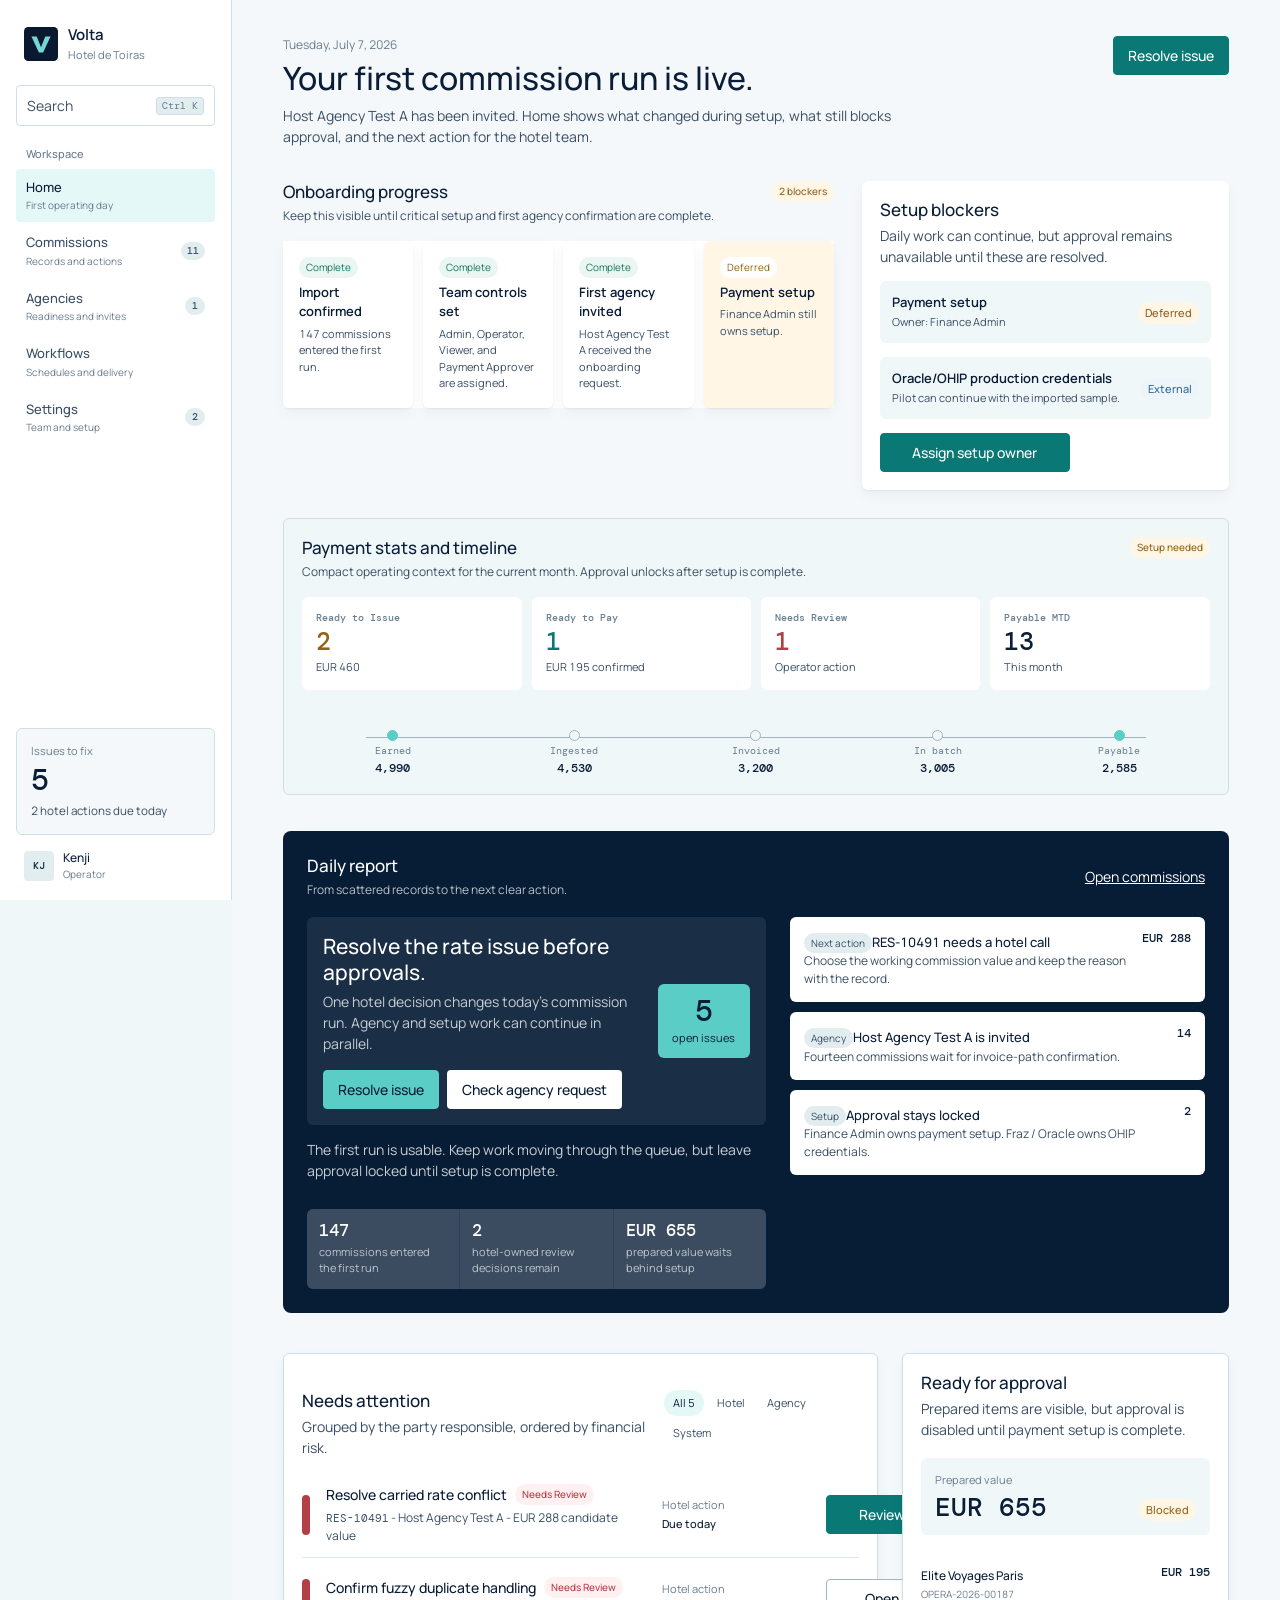
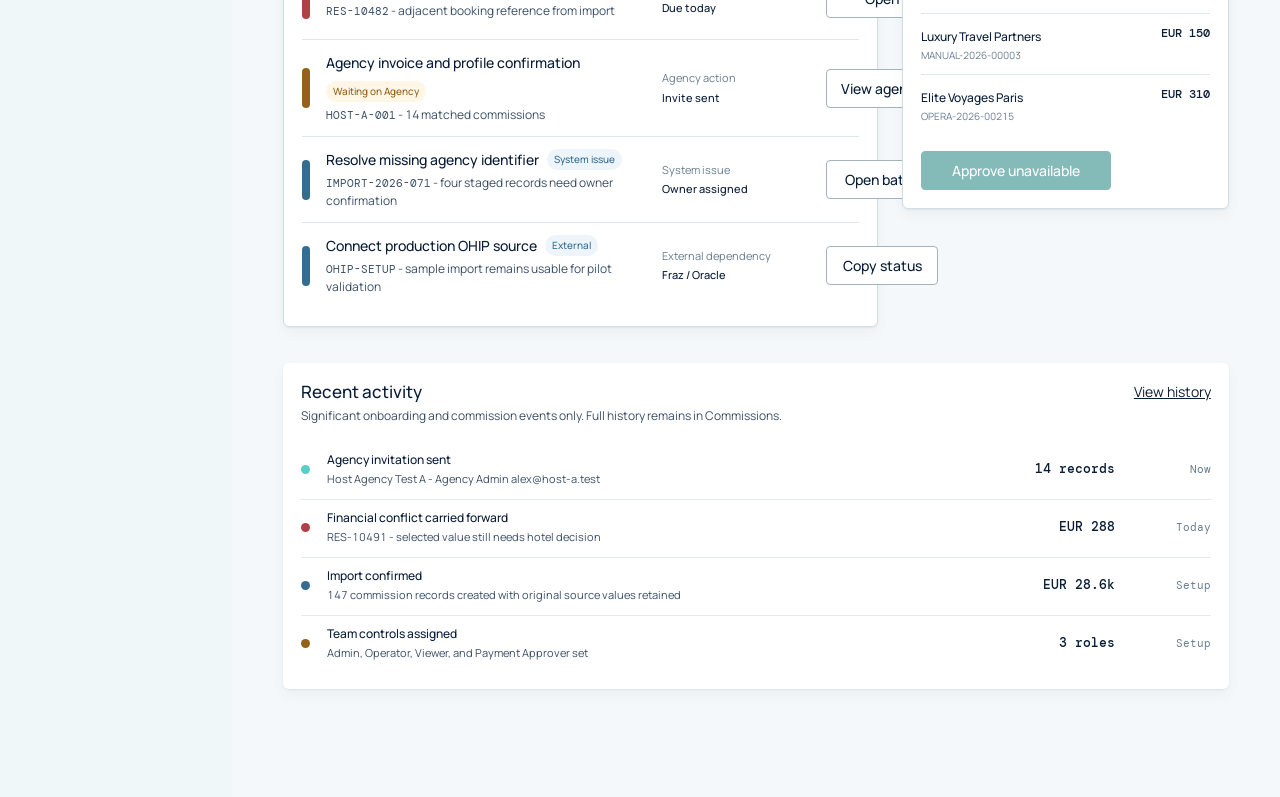
<file: dashboard/index.html>
<!doctype html>
<html lang="en">
<head>
<meta charset="utf-8">
<meta name="viewport" content="width=device-width,initial-scale=1">
<title>Volta Home</title>
<link rel="preconnect" href="https://fonts.googleapis.com">
<link rel="preconnect" href="https://fonts.gstatic.com" crossorigin>
<link href="https://fonts.googleapis.com/css2?family=DM+Mono:wght@400;500&family=Manrope:wght@400;500;600&display=swap" rel="stylesheet">
<style>
:root{
  --white:#fff;
  --canvas:#f0f7f9;
  --canvas-2:#f5f8fa;
  --surface:#fff;
  --surface-2:#e2edf0;
  --surface-3:#d0dfe5;
  --ink:#091d36;
  --navy:#071d35;
  --navy-2:#0d2a49;
  --ink-2:#3a4f65;
  --ink-3:#697d8e;
  --line:#d0dfe5;
  --line-strong:#a3b4bf;
  --shadow-soft:0 1px 2px rgb(9 29 54 / .06),0 6px 14px rgb(9 29 54 / .04);
  --accent:#59cdc6;
  --accent-strong:#0a7975;
  --accent-soft:#e3f8f7;
  --green:#18775d;
  --green-soft:#e9f6f1;
  --amber:#93621a;
  --amber-soft:#fff6e5;
  --red:#b33f46;
  --red-soft:#fff0f1;
  --blue:#356d91;
  --blue-soft:#edf5fa;
  --radius:6px;
  --control-radius:4px;
  --focus-ring:0 0 0 3px var(--accent-soft),0 0 0 5px var(--accent);
  --font:Manrope,-apple-system,BlinkMacSystemFont,"Segoe UI",sans-serif;
  --mono:"DM Mono",ui-monospace,Menlo,Consolas,monospace;
}
*{box-sizing:border-box}
html{background:var(--canvas)}
body{margin:0;color:var(--ink);background:var(--canvas);font:14px/1.5 var(--font);font-variant-numeric:tabular-nums;-webkit-font-smoothing:antialiased}
button,a{font:inherit}
button{color:inherit}
a{color:inherit}
button:focus-visible,a:focus-visible,input:focus-visible{outline:0;box-shadow:var(--focus-ring)}
.skip-link{position:fixed;left:16px;top:-60px;z-index:50;background:var(--ink);color:var(--white);padding:10px 14px;border-radius:var(--control-radius)}
.skip-link:focus{top:16px}
.app{display:grid;grid-template-columns:232px minmax(0,1fr);min-height:100dvh}
.sidebar{position:sticky;top:0;height:100dvh;display:flex;flex-direction:column;padding:24px 16px 18px;background:var(--white);border-right:1px solid var(--line)}
.brand{display:flex;align-items:center;gap:10px;padding:0 8px 22px}
.brand-mark{display:grid;width:34px;height:34px;place-items:center;border-radius:var(--radius);background:transparent;color:inherit}
.brand-mark img{display:block;width:34px;height:34px}.brand strong,.brand span{display:block}
.brand strong{font-size:15px;font-weight:600}
.brand span{color:var(--ink-3);font-size:11px}
.search{display:flex;width:100%;align-items:center;justify-content:space-between;gap:12px;margin-bottom:20px;padding:9px 10px;border:1px solid var(--line);border-radius:var(--control-radius);background:var(--white);color:var(--ink-2);cursor:pointer}
.search kbd{border:1px solid var(--line);border-radius:3px;background:var(--surface-2);padding:1px 5px;color:var(--ink-3);font:400 10px/1.4 var(--mono)}
.nav-label{margin:0 10px 6px;color:var(--ink-3);font-size:11px;font-weight:500}
.nav{display:grid;gap:2px}
.nav a{display:grid;grid-template-columns:minmax(0,1fr) auto;align-items:center;gap:8px;padding:9px 10px;border-radius:var(--control-radius);text-decoration:none;color:var(--ink-2)}
.nav a:hover{background:var(--surface-2);color:var(--ink)}
.nav a[aria-current="page"]{background:var(--accent-soft);color:var(--ink)}
.nav-copy strong,.nav-copy span{display:block}
.nav-copy strong{font-size:13px;font-weight:500}
.nav-copy span{margin-top:1px;color:var(--ink-3);font-size:10px}
.nav-count{min-width:20px;border-radius:999px;background:var(--surface-2);padding:2px 6px;text-align:center;font:500 10px/1.4 var(--mono)}
.nav a[aria-current="page"] .nav-count{background:var(--accent);color:var(--ink)}
.sidebar-bottom{display:grid;gap:14px;margin-top:auto}
.settle-stat{display:block;padding:14px;border:1px solid var(--line);border-radius:var(--radius);background:var(--canvas-2);text-decoration:none}
.settle-stat:hover{border-color:var(--line-strong);background:var(--accent-soft)}
.settle-stat span,.settle-stat strong{display:block}
.settle-stat span{color:var(--ink-3);font-size:11px}
.settle-stat strong{margin:4px 0;font:500 30px/1.05 var(--mono)}
.settle-stat small{color:var(--ink-2)}
.profile{display:flex;align-items:center;gap:9px;padding:0 8px}
.avatar{display:grid;width:30px;height:30px;place-items:center;border-radius:var(--control-radius);background:var(--surface-2);font:500 10px/1 var(--mono)}
.profile strong,.profile span{display:block}
.profile strong{font-size:12px;font-weight:500}
.profile span{color:var(--ink-3);font-size:10px}
.main{min-width:0;background:var(--canvas-2)}
.topbar{display:none}
.crumb{color:var(--ink-3);font-size:12px}
.topbar-actions{display:none}
.live{display:inline-flex;align-items:center;gap:7px;color:var(--ink-2);font-size:11px}
.live::before{content:"";width:7px;height:7px;border-radius:50%;background:var(--green)}
.btn{display:inline-flex;min-height:36px;align-items:center;justify-content:center;border:1px solid var(--line-strong);border-radius:var(--control-radius);background:var(--white);padding:8px 14px;text-decoration:none;font-weight:500;white-space:nowrap;cursor:pointer;transition:background .16s,border-color .16s,transform .16s}
.btn:hover{border-color:var(--ink-2);background:var(--surface-2)}
.btn:active{transform:translateY(1px)}
.btn.primary{border-color:var(--accent-strong);background:var(--accent-strong);color:var(--white)}
.btn.primary:hover{background:#075f5c}
.btn:disabled,.btn[aria-disabled="true"]{cursor:not-allowed;opacity:.5}
.content{max-width:1360px;margin:0 auto;padding:36px clamp(24px,4vw,56px) 72px}
.page-head{display:grid;grid-template-columns:minmax(0,1fr) auto;gap:24px;align-items:start;margin-bottom:30px}
.eyeline{margin:0 0 6px;color:var(--ink-3);font-size:12px}
h1,h2,h3,p{margin-top:0}
h1{margin-bottom:8px;font-size:32px;line-height:1.15;font-weight:500;letter-spacing:0}
h2{margin-bottom:4px;font-size:17px;line-height:1.3;font-weight:500;letter-spacing:0}
h3{margin-bottom:4px;font-size:13px;font-weight:500}
.lede{max-width:68ch;margin-bottom:0;color:var(--ink-2)}
.page-actions{display:flex;gap:8px;flex-wrap:wrap;justify-content:flex-end}
.status{display:inline-flex;width:max-content;border-radius:999px;padding:3px 7px;font-size:10px;font-weight:500}
.status.good{background:var(--green-soft);color:var(--green)}
.status.warn{background:var(--amber-soft);color:var(--amber)}
.status.review{background:var(--red-soft);color:var(--red)}
.status.info{background:var(--blue-soft);color:var(--blue)}
.arrival-band{display:grid;grid-template-columns:minmax(0,1.2fr) minmax(280px,.8fr);gap:28px;margin-bottom:28px;padding:4px 0 0}
.progress-list{display:grid;grid-template-columns:repeat(4,minmax(0,1fr));gap:10px;background:var(--surface)}
.progress-step{min-width:0;min-height:132px;padding:16px;border-radius:var(--radius);background:var(--surface);box-shadow:var(--shadow-soft)}
.progress-step span,.progress-step strong,.progress-step small{display:block}
.progress-step span{width:max-content;border-radius:999px;background:var(--green-soft);padding:3px 7px;color:var(--green);font-size:10px}
.progress-step strong{margin:5px 0 4px;font-size:13px;font-weight:600}
.progress-step small{color:var(--ink-2);font-size:11px}
.progress-step[data-state="blocked"]{background:var(--amber-soft)}
.progress-step[data-state="blocked"] span{background:var(--white);color:var(--amber)}
.setup-panel{display:grid;gap:14px;align-content:start;padding:18px;border-radius:var(--radius);background:var(--surface);box-shadow:var(--shadow-soft)}
.setup-row{display:grid;grid-template-columns:minmax(0,1fr) auto;gap:12px;align-items:center;padding:12px;border-radius:var(--radius);background:var(--canvas)}
.setup-row strong,.setup-row span{display:block}
.setup-row strong{font-size:13px;font-weight:600}
.setup-row span{margin-top:2px;color:var(--ink-2);font-size:11px}
.setup-panel .btn{justify-self:start;min-width:190px}
.section-head{display:flex;align-items:flex-start;justify-content:space-between;gap:20px;margin-bottom:16px}
.section-head p{margin:2px 0 0;color:var(--ink-2);font-size:12px}
.pipeline{margin:0 0 36px;padding:18px;border:1px solid var(--line);border-radius:var(--radius);background:var(--canvas);box-shadow:none}
.pipeline-head{display:flex;align-items:flex-start;justify-content:space-between;gap:20px;margin-bottom:16px}
.pipeline-head p{margin:2px 0 0;color:var(--ink-2);font-size:12px}
.pipeline-stats{display:grid;grid-template-columns:repeat(4,minmax(0,1fr));gap:10px;margin-bottom:22px}
.pipeline-card{min-width:0;padding:14px;border-radius:var(--radius);background:var(--white)}
.pipeline-card span,.pipeline-card strong,.pipeline-card small{display:block}
.pipeline-card span{color:var(--ink-3);font:500 10px/1.3 var(--mono)}
.pipeline-card strong{margin-top:5px;font:500 25px/1.05 var(--mono)}
.pipeline-card small{margin-top:4px;color:var(--ink-2);font-size:11px}
.pipeline-card[data-tone="warn"] strong{color:var(--amber)}
.pipeline-card[data-tone="good"] strong{color:var(--accent-strong)}
.pipeline-card[data-tone="review"] strong{color:var(--red)}
.timeline{display:grid;grid-template-columns:repeat(5,minmax(0,1fr));gap:0;position:relative;padding-top:18px}
.timeline::before{content:"";position:absolute;left:7%;right:7%;top:25px;height:1px;background:var(--line-strong)}
.timeline-step{display:grid;justify-items:center;gap:4px;position:relative;text-align:center}
.timeline-dot{width:11px;height:11px;border-radius:50%;border:1px solid var(--line-strong);background:var(--canvas);z-index:1}
.timeline-step:first-child .timeline-dot,.timeline-step:last-child .timeline-dot{border-color:var(--accent);background:var(--accent)}
.timeline-step span{color:var(--ink-3);font:400 10px/1.25 var(--mono)}
.timeline-step strong{font:500 12px/1.2 var(--mono)}
.report{margin:0 0 40px;padding:24px;border-radius:8px;background:var(--navy);color:var(--white)}
.report .section-head{align-items:center;margin-bottom:18px}
.report .section-head p{color:rgb(255 255 255 / .72)}
.report .section-head a{color:var(--white)}
.report-panel{display:grid;grid-template-columns:minmax(0,1.05fr) minmax(360px,.95fr);gap:24px;align-items:start}
.report-main{display:grid;gap:14px;align-content:start}
.report-action-card{display:grid;grid-template-columns:minmax(0,1fr) auto;gap:18px;align-items:center;padding:16px;border-radius:var(--radius);background:rgb(255 255 255 / .08)}
.report-action-card strong{display:block;font-size:21px;line-height:1.25;font-weight:500}
.report-action-card p{margin:6px 0 0;color:rgb(255 255 255 / .76)}
.issue-count{display:grid;place-items:center;min-width:92px;padding:12px;border-radius:var(--radius);background:var(--accent);color:var(--ink)}
.issue-count strong{font:500 30px/1 var(--mono)}
.issue-count span{margin-top:4px;font-size:11px}
.report-note{max-width:62ch;color:rgb(255 255 255 / .78)}
.report-actions{display:flex;gap:8px;flex-wrap:wrap;margin-top:16px}
.report-actions .btn{border-color:transparent;background:var(--white);color:var(--ink)}
.report-actions .btn.primary{background:var(--accent);color:var(--ink);border-color:var(--accent)}
.report-pulse{display:grid;grid-template-columns:repeat(3,minmax(0,1fr));gap:1px;overflow:hidden;border-radius:var(--radius);background:rgb(255 255 255 / .16)}
.pulse{display:grid;gap:4px;padding:12px;background:rgb(255 255 255 / .06)}
.pulse strong{font:500 17px/1.1 var(--mono);color:var(--white)}
.pulse span{color:rgb(255 255 255 / .68);font-size:11px}
.report-stack{display:grid;gap:10px;align-content:start}
.stack-card{display:grid;grid-template-columns:minmax(0,1fr) auto;gap:12px;padding:14px;border-radius:var(--radius);background:var(--white);color:var(--ink)}
.stack-card span{width:max-content;border-radius:999px;padding:3px 7px;background:var(--surface-2);color:var(--ink-2);font-size:10px}
.stack-card strong{font-size:13px;font-weight:500}
.stack-card p{margin:0;color:var(--ink-2);font-size:12px}
.stack-card .meta{font:500 12px/1.3 var(--mono);color:var(--ink)}
.work-grid{display:grid;grid-template-columns:minmax(0,1.55fr) minmax(280px,.85fr);gap:24px;align-items:start;margin-bottom:36px}
.queue,.approval,.activity{min-width:0}
.queue,.approval{border:1px solid var(--line);border-radius:var(--radius);background:var(--surface);box-shadow:var(--shadow-soft);padding:18px}
.queue-head{display:flex;justify-content:space-between;gap:16px;align-items:flex-start;padding:18px 0 14px}
.segments{display:flex;gap:4px;flex-wrap:wrap}
.segment{border:0;border-radius:999px;background:transparent;padding:5px 9px;color:var(--ink-2);font-size:11px;cursor:pointer}
.segment[aria-pressed="true"]{background:var(--accent-soft);color:var(--ink)}
.queue-item{display:grid;grid-template-columns:8px minmax(320px,1fr) 132px 128px;gap:16px;align-items:center;min-height:82px;padding:12px 0}
.queue-item+.queue-item{border-top:1px solid rgb(208 223 229 / .72)}
.queue-marker{width:8px;height:40px;border-radius:999px;background:var(--amber)}
.queue-item[data-owner="hotel"] .queue-marker{background:var(--red)}
.queue-item[data-owner="system"] .queue-marker{background:var(--blue)}
.item-title{display:flex;align-items:center;gap:8px;flex-wrap:wrap}
.item-title strong{font-weight:500}
.item-copy p{margin:4px 0 0;color:var(--ink-2);font-size:12px}
.item-ref{font-family:var(--mono);font-size:11px}
.owner span,.owner strong{display:block;font-size:11px}
.owner span{color:var(--ink-3)}
.owner strong{margin-top:3px;font-weight:500}
.queue-item .btn{justify-self:end;min-width:112px}
.approval{align-content:start}
.approval-total{display:flex;align-items:end;justify-content:space-between;gap:12px;margin:18px 0;padding:14px;border-radius:var(--radius);background:var(--canvas)}
.approval-total span,.approval-total strong{display:block}
.approval-total span{color:var(--ink-3);font-size:11px}
.approval-total strong{margin-top:4px;font:500 26px/1.1 var(--mono)}
.approval-list{display:grid;gap:0}
.approval-item{display:grid;grid-template-columns:minmax(0,1fr) auto;gap:12px;padding:11px 0}
.approval-item+.approval-item{border-top:1px solid rgb(208 223 229 / .72)}
.approval-item strong{font-size:12px;font-weight:500}
.approval-item span{font:500 12px/1.4 var(--mono)}
.approval-item small{display:block;margin-top:2px;color:var(--ink-3);font-size:10px}
.notice{margin-top:16px;padding:12px;border:1px solid var(--line);border-radius:var(--radius);background:var(--surface-2);color:var(--ink-2);font-size:12px}
.notice strong{color:var(--ink);font-weight:500}
.approval .btn{width:auto;min-width:190px;margin-top:16px}
.activity{margin-bottom:36px;border-radius:var(--radius);background:var(--surface);box-shadow:var(--shadow-soft);padding:18px}
.activity-list{display:grid;gap:2px}
.activity-item{display:grid;grid-template-columns:10px minmax(0,1fr) 96px 80px;gap:16px;align-items:center;min-height:56px;padding:8px 0}
.activity-item+.activity-item{border-top:1px solid rgb(208 223 229 / .64)}
.activity-dot{width:9px;height:9px;border-radius:50%;background:var(--accent)}
.activity-item[data-kind="approved"] .activity-dot{background:var(--blue)}
.activity-item[data-kind="review"] .activity-dot{background:var(--red)}
.activity-item[data-kind="setup"] .activity-dot{background:var(--amber)}
.activity-item time{color:var(--ink-3);font:400 11px/1.3 var(--mono);text-align:right}
.activity-item strong{display:block;font-size:12px;font-weight:500}
.activity-item p{margin:2px 0 0;color:var(--ink-2);font-size:11px}
.activity-amount{justify-self:end;font:500 13px/1.3 var(--mono)}
.next-surfaces{display:none}
.command-menu{width:min(520px,calc(100vw - 32px));border:1px solid var(--line-strong);border-radius:var(--radius);padding:0;background:var(--white);color:var(--ink);box-shadow:0 8px 18px rgb(23 34 55 / .14)}
.command-menu::backdrop{background:rgb(23 34 55 / .28)}
.command-head{display:flex;align-items:center;gap:10px;padding:12px;border-bottom:1px solid var(--line)}
.command-head input{min-width:0;flex:1;border:0;outline:0;padding:8px;background:transparent;font:inherit}
.command-list{display:grid;padding:8px}
.command-list a{display:flex;justify-content:space-between;gap:16px;border-radius:var(--control-radius);padding:10px;text-decoration:none}
.command-list a:hover{background:var(--surface-2)}
.command-list span{color:var(--ink-3);font-size:11px}
[hidden]{display:none!important}
@media(max-width:1120px){
  .app{grid-template-columns:204px minmax(0,1fr)}
  .arrival-band,.work-grid{grid-template-columns:1fr}
  .progress-list{grid-template-columns:repeat(2,minmax(0,1fr))}
  .pipeline-stats{grid-template-columns:repeat(2,minmax(0,1fr))}
  .report{margin-left:0;margin-right:0}
  .report-panel{grid-template-columns:1fr}
  .report-pulse{display:grid;grid-template-columns:repeat(3,minmax(0,1fr))}
}
@media(max-width:780px){
  .app{display:block}
  .sidebar{position:static;width:100%;height:auto;padding:14px 16px;border-right:0;border-bottom:1px solid var(--line)}
  .brand{padding:0}
  .search,.nav-label,.sidebar-bottom{display:none}
  .nav{display:flex;gap:4px;margin-top:12px;overflow-x:auto;padding-bottom:2px}
  .nav a{flex:0 0 auto}
  .nav-copy span{display:none}
  .topbar{height:52px;padding:0 16px}
  .crumb{display:none}
  .content{padding:24px 16px 48px}
  .page-head{grid-template-columns:1fr}
  .page-actions{justify-content:flex-start}
  .queue-item{grid-template-columns:8px minmax(0,1fr)}
  .queue-item .owner,.queue-item .btn{grid-column:2}
  .queue-item .btn{width:max-content}
}
@media(max-width:520px){
  h1{font-size:28px}
  .report{padding:18px}
  .report-action-card{grid-template-columns:1fr}
  .issue-count{justify-self:start}
  .report-pulse{grid-template-columns:1fr}
  .progress-list{grid-template-columns:1fr}
  .pipeline-stats,.timeline{grid-template-columns:1fr}
  .timeline{gap:10px;padding-top:0}
  .timeline::before{display:none}
  .timeline-step{grid-template-columns:12px minmax(0,1fr) auto;justify-items:start;text-align:left}
  .timeline-step strong{justify-self:end}
  .progress-step{border-right:0;border-bottom:1px solid var(--line)}
  .progress-step:last-child{border-bottom:0}
  .queue-head,.section-head{display:grid}
  .segments{margin-top:4px}
  .activity-item{grid-template-columns:10px minmax(0,1fr);align-items:start}
  .activity-item time,.activity-amount{grid-column:2;text-align:left;justify-self:start}
  .topbar-actions .live{display:none}
}
@media(prefers-reduced-motion:reduce){*{scroll-behavior:auto!important;transition:none!important}}
</style>
</head>
<body>
<a class="skip-link" href="#dashboard">Skip to dashboard</a>
<div class="app">
  <aside class="sidebar">
    <div class="brand"><div class="brand-mark"><img src="codex-20260707-volta-icon-navy-turquoise.svg" alt=""></div><div><strong>Volta</strong><span>Hotel de Toiras</span></div></div>
    <button class="search" type="button" aria-haspopup="dialog" aria-controls="command-menu"><span>Search</span><kbd>Ctrl K</kbd></button>
    <p class="nav-label">Workspace</p>
    <nav class="nav" aria-label="Primary navigation">
      <a href="#dashboard" aria-current="page"><span class="nav-copy"><strong>Home</strong><span>First operating day</span></span></a>
      <a href="commissions.html?view=issues"><span class="nav-copy"><strong>Commissions</strong><span>Records and actions</span></span><span class="nav-count">11</span></a>
      <a href="agencies.html?view=all"><span class="nav-copy"><strong>Agencies</strong><span>Readiness and invites</span></span><span class="nav-count">1</span></a>
      <a href="workflows.html"><span class="nav-copy"><strong>Workflows</strong><span>Schedules and delivery</span></span></a>
      <a href="settings.html"><span class="nav-copy"><strong>Settings</strong><span>Team and setup</span></span><span class="nav-count">2</span></a>
    </nav>
    <div class="sidebar-bottom">
      <a class="settle-stat" href="commissions.html?view=issues"><span>Issues to fix</span><strong>5</strong><small>2 hotel actions due today</small></a>
      <div class="profile"><div class="avatar">KJ</div><div><strong>Kenji</strong><span>Operator</span></div></div>
    </div>
  </aside>

  <div class="main">
    <main class="content" id="dashboard" tabindex="-1">
      <header class="page-head">
        <div><p class="eyeline">Tuesday, July 7, 2026</p><h1>Your first commission run is live.</h1><p class="lede">Host Agency Test A has been invited. Home shows what changed during setup, what still blocks approval, and the next action for the hotel team.</p></div>
        <div class="page-actions"><a class="btn primary" href="commissions.html?view=issues">Resolve issue</a></div>
      </header>

      <section class="arrival-band" aria-labelledby="arrival-title">
        <div>
          <header class="section-head"><div><h2 id="arrival-title">Onboarding progress</h2><p>Keep this visible until critical setup and first agency confirmation are complete.</p></div><span class="status warn">2 blockers</span></header>
          <div class="progress-list">
            <div class="progress-step" data-state="done"><span>Complete</span><strong>Import confirmed</strong><small>147 commissions entered the first run.</small></div>
            <div class="progress-step" data-state="done"><span>Complete</span><strong>Team controls set</strong><small>Admin, Operator, Viewer, and Payment Approver are assigned.</small></div>
            <div class="progress-step" data-state="done"><span>Complete</span><strong>First agency invited</strong><small>Host Agency Test A received the onboarding request.</small></div>
            <div class="progress-step" data-state="blocked"><span>Deferred</span><strong>Payment setup</strong><small>Finance Admin still owns setup.</small></div>
          </div>
        </div>
        <aside class="setup-panel" id="settings" aria-labelledby="setup-title">
          <div><h2 id="setup-title">Setup blockers</h2><p class="lede">Daily work can continue, but approval remains unavailable until these are resolved.</p></div>
          <div class="setup-row"><div><strong>Payment setup</strong><span>Owner: Finance Admin</span></div><span class="status warn">Deferred</span></div>
          <div class="setup-row"><div><strong>Oracle/OHIP production credentials</strong><span>Pilot can continue with the imported sample.</span></div><span class="status info">External</span></div>
          <button class="btn primary" type="button">Assign setup owner</button>
        </aside>
      </section>

      <section class="pipeline" id="pipeline" aria-labelledby="pipeline-title">
        <header class="pipeline-head"><div><h2 id="pipeline-title">Payment stats and timeline</h2><p>Compact operating context for the current month. Approval unlocks after setup is complete.</p></div><span class="status warn">Setup needed</span></header>
        <div class="pipeline-stats" aria-label="Payment readiness summary">
          <div class="pipeline-card" data-tone="warn"><span>Ready to Issue</span><strong>2</strong><small>EUR 460</small></div>
          <div class="pipeline-card" data-tone="good"><span>Ready to Pay</span><strong>1</strong><small>EUR 195 confirmed</small></div>
          <div class="pipeline-card" data-tone="review"><span>Needs Review</span><strong>1</strong><small>Operator action</small></div>
          <div class="pipeline-card"><span>Payable MTD</span><strong>13</strong><small>This month</small></div>
        </div>
        <div class="timeline" aria-label="Commission payment lifecycle">
          <div class="timeline-step"><span class="timeline-dot" aria-hidden="true"></span><span>Earned</span><strong>4,990</strong></div>
          <div class="timeline-step"><span class="timeline-dot" aria-hidden="true"></span><span>Ingested</span><strong>4,530</strong></div>
          <div class="timeline-step"><span class="timeline-dot" aria-hidden="true"></span><span>Invoiced</span><strong>3,200</strong></div>
          <div class="timeline-step"><span class="timeline-dot" aria-hidden="true"></span><span>In batch</span><strong>3,005</strong></div>
          <div class="timeline-step"><span class="timeline-dot" aria-hidden="true"></span><span>Payable</span><strong>2,585</strong></div>
        </div>
      </section>

      <section class="report" aria-labelledby="report-title">
        <header class="section-head"><div><h2 id="report-title">Daily report</h2><p>From scattered records to the next clear action.</p></div><a href="commissions.html?view=issues">Open commissions</a></header>
        <div class="report-panel">
          <div class="report-main">
            <div class="report-action-card"><div><strong>Resolve the rate issue before approvals.</strong><p>One hotel decision changes today's commission run. Agency and setup work can continue in parallel.</p><div class="report-actions"><a class="btn primary" href="commissions.html?view=issues">Resolve issue</a><a class="btn" href="agencies.html?view=all">Check agency request</a></div></div><div class="issue-count" aria-label="Five open issues"><strong>5</strong><span>open issues</span></div></div>
            <p class="report-note">The first run is usable. Keep work moving through the queue, but leave approval locked until setup is complete.</p>
            <div class="report-pulse" aria-label="Daily operating pulse">
              <div class="pulse"><strong>147</strong><span>commissions entered the first run</span></div>
              <div class="pulse"><strong>2</strong><span>hotel-owned review decisions remain</span></div>
              <div class="pulse"><strong>EUR 655</strong><span>prepared value waits behind setup</span></div>
            </div>
          </div>
          <div class="report-stack" aria-label="Current blockers">
            <div class="stack-card"><div><span>Next action</span><strong>RES-10491 needs a hotel call</strong><p>Choose the working commission value and keep the reason with the record.</p></div><div class="meta">EUR 288</div></div>
            <div class="stack-card"><div><span>Agency</span><strong>Host Agency Test A is invited</strong><p>Fourteen commissions wait for invoice-path confirmation.</p></div><div class="meta">14</div></div>
            <div class="stack-card"><div><span>Setup</span><strong>Approval stays locked</strong><p>Finance Admin owns payment setup. Fraz / Oracle owns OHIP credentials.</p></div><div class="meta">2</div></div>
          </div>
        </div>
      </section>

      <div class="work-grid">
        <section class="queue" aria-labelledby="queue-title">
          <header class="queue-head"><div><h2 id="queue-title">Needs attention</h2><p class="lede">Grouped by the party responsible, ordered by financial risk.</p></div><div class="segments" aria-label="Filter work queue"><button class="segment" type="button" aria-pressed="true" data-filter="all">All 5</button><button class="segment" type="button" aria-pressed="false" data-filter="hotel">Hotel</button><button class="segment" type="button" aria-pressed="false" data-filter="agency">Agency</button><button class="segment" type="button" aria-pressed="false" data-filter="system">System</button></div></header>
          <article class="queue-item" data-owner="hotel"><span class="queue-marker" aria-hidden="true"></span><div class="item-copy"><div class="item-title"><strong>Resolve carried rate conflict</strong><span class="status review">Needs Review</span></div><p><span class="item-ref">RES-10491</span> - Host Agency Test A - EUR 288 candidate value</p></div><div class="owner"><span>Hotel action</span><strong>Due today</strong></div><a class="btn primary" href="commissions.html?view=issues">Review</a></article>
          <article class="queue-item" data-owner="hotel"><span class="queue-marker" aria-hidden="true"></span><div class="item-copy"><div class="item-title"><strong>Confirm fuzzy duplicate handling</strong><span class="status review">Needs Review</span></div><p><span class="item-ref">RES-10482</span> - adjacent booking reference from import</p></div><div class="owner"><span>Hotel action</span><strong>Due today</strong></div><a class="btn" href="commissions.html?view=issues">Open</a></article>
          <article class="queue-item" data-owner="agency"><span class="queue-marker" aria-hidden="true"></span><div class="item-copy"><div class="item-title"><strong>Agency invoice and profile confirmation</strong><span class="status warn">Waiting on Agency</span></div><p><span class="item-ref">HOST-A-001</span> - 14 matched commissions</p></div><div class="owner"><span>Agency action</span><strong>Invite sent</strong></div><a class="btn" href="agencies.html?view=all">View agency</a></article>
          <article class="queue-item" data-owner="system"><span class="queue-marker" aria-hidden="true"></span><div class="item-copy"><div class="item-title"><strong>Resolve missing agency identifier</strong><span class="status info">System issue</span></div><p><span class="item-ref">IMPORT-2026-071</span> - four staged records need owner confirmation</p></div><div class="owner"><span>System issue</span><strong>Owner assigned</strong></div><button class="btn" type="button">Open batch</button></article>
          <article class="queue-item" data-owner="system"><span class="queue-marker" aria-hidden="true"></span><div class="item-copy"><div class="item-title"><strong>Connect production OHIP source</strong><span class="status info">External</span></div><p><span class="item-ref">OHIP-SETUP</span> - sample import remains usable for pilot validation</p></div><div class="owner"><span>External dependency</span><strong>Fraz / Oracle</strong></div><button class="btn" type="button">Copy status</button></article>
        </section>

        <aside class="approval" aria-labelledby="approval-title">
          <header><h2 id="approval-title">Ready for approval</h2><p class="lede">Prepared items are visible, but approval is disabled until payment setup is complete.</p></header>
          <div class="approval-total"><div><span>Prepared value</span><strong>EUR 655</strong></div><span class="status warn">Blocked</span></div>
          <div class="approval-list">
            <div class="approval-item"><div><strong>Elite Voyages Paris</strong><small>OPERA-2026-00187</small></div><span>EUR 195</span></div>
            <div class="approval-item"><div><strong>Luxury Travel Partners</strong><small>MANUAL-2026-00003</small></div><span>EUR 150</span></div>
            <div class="approval-item"><div><strong>Elite Voyages Paris</strong><small>OPERA-2026-00215</small></div><span>EUR 310</span></div>
          </div>
          <button class="btn primary" type="button" disabled>Approve unavailable</button>
        </aside>
      </div>

      <section class="activity" aria-labelledby="activity-title">
        <header class="section-head"><div><h2 id="activity-title">Recent activity</h2><p>Significant onboarding and commission events only. Full history remains in Commissions.</p></div><a href="commissions.html?view=issues">View history</a></header>
        <div class="activity-list">
          <article class="activity-item" data-kind="invite"><span class="activity-dot" aria-hidden="true"></span><div><strong>Agency invitation sent</strong><p>Host Agency Test A - Agency Admin alex@host-a.test</p></div><span class="activity-amount">14 records</span><time>Now</time></article>
          <article class="activity-item" data-kind="review"><span class="activity-dot" aria-hidden="true"></span><div><strong>Financial conflict carried forward</strong><p>RES-10491 - selected value still needs hotel decision</p></div><span class="activity-amount">EUR 288</span><time>Today</time></article>
          <article class="activity-item" data-kind="approved"><span class="activity-dot" aria-hidden="true"></span><div><strong>Import confirmed</strong><p>147 commission records created with original source values retained</p></div><span class="activity-amount">EUR 28.6k</span><time>Setup</time></article>
          <article class="activity-item" data-kind="setup"><span class="activity-dot" aria-hidden="true"></span><div><strong>Team controls assigned</strong><p>Admin, Operator, Viewer, and Payment Approver set</p></div><span class="activity-amount">3 roles</span><time>Setup</time></article>
        </div>
      </section>

      <section class="activity next-surfaces" id="next-surfaces" aria-labelledby="next-title" hidden>
        <header class="section-head"><div><h2 id="next-title">Next surfaces</h2><p>These stay contextual until the underlying workflows are rendered.</p></div><span class="status info">Planned</span></header>
        <div class="activity-list">
          <article class="activity-item"><time>Next render</time><strong>Commission Detail</strong><p>Includes the contextual Resolution queue and audit evidence.</p><span class="activity-amount">P0</span></article>
          <article class="activity-item"><time>Later</time><strong>Agencies</strong><p>Tracks invite status, Agency Admin, and host-agency relationships.</p><span class="activity-amount">P1</span></article>
          <article class="activity-item"><time>Later</time><strong>Settlement History</strong><p>Merges batch review, status filters, and Stripe-owned movement status.</p><span class="activity-amount">P1</span></article>
          <article class="activity-item"><time>Later</time><strong>Workflows</strong><p>Fixed reminder, invoice, and report cards after core actions are proven.</p><span class="activity-amount">P2</span></article>
        </div>
      </section>
    </main>
  </div>
</div>
<dialog class="command-menu" id="command-menu" aria-labelledby="command-title">
  <div class="command-head"><input id="command-title" type="search" placeholder="Search commissions, agencies, or references" aria-label="Search workspace"><button class="btn" type="button" data-close-command>Close</button></div>
  <nav class="command-list" aria-label="Quick navigation"><a href="commissions.html?view=issues"><strong>Resolve rate issue</strong><span>Commissions</span></a><a href="agencies.html?view=all"><strong>Open Host Agency Test A</strong><span>Agencies</span></a><a href="#settings"><strong>Assign payment setup owner</strong><span>Settings</span></a></nav>
</dialog>
<script>
const segments=[...document.querySelectorAll('.segment')];
const queueItems=[...document.querySelectorAll('.queue-item')];
const commandMenu=document.getElementById('command-menu');
document.querySelector('.search').addEventListener('click',()=>commandMenu.showModal());
document.querySelector('[data-close-command]').addEventListener('click',()=>commandMenu.close());
document.addEventListener('keydown',event=>{
  if((event.metaKey||event.ctrlKey)&&event.key.toLowerCase()==='k'){
    event.preventDefault();
    if(!commandMenu.open) commandMenu.showModal();
  }
});
segments.forEach(segment=>segment.addEventListener('click',()=>{
  const filter=segment.dataset.filter;
  segments.forEach(item=>item.setAttribute('aria-pressed',String(item===segment)));
  queueItems.forEach(item=>item.hidden=filter!=='all'&&item.dataset.owner!==filter);
}));
</script>
</body>
</html>
</file>
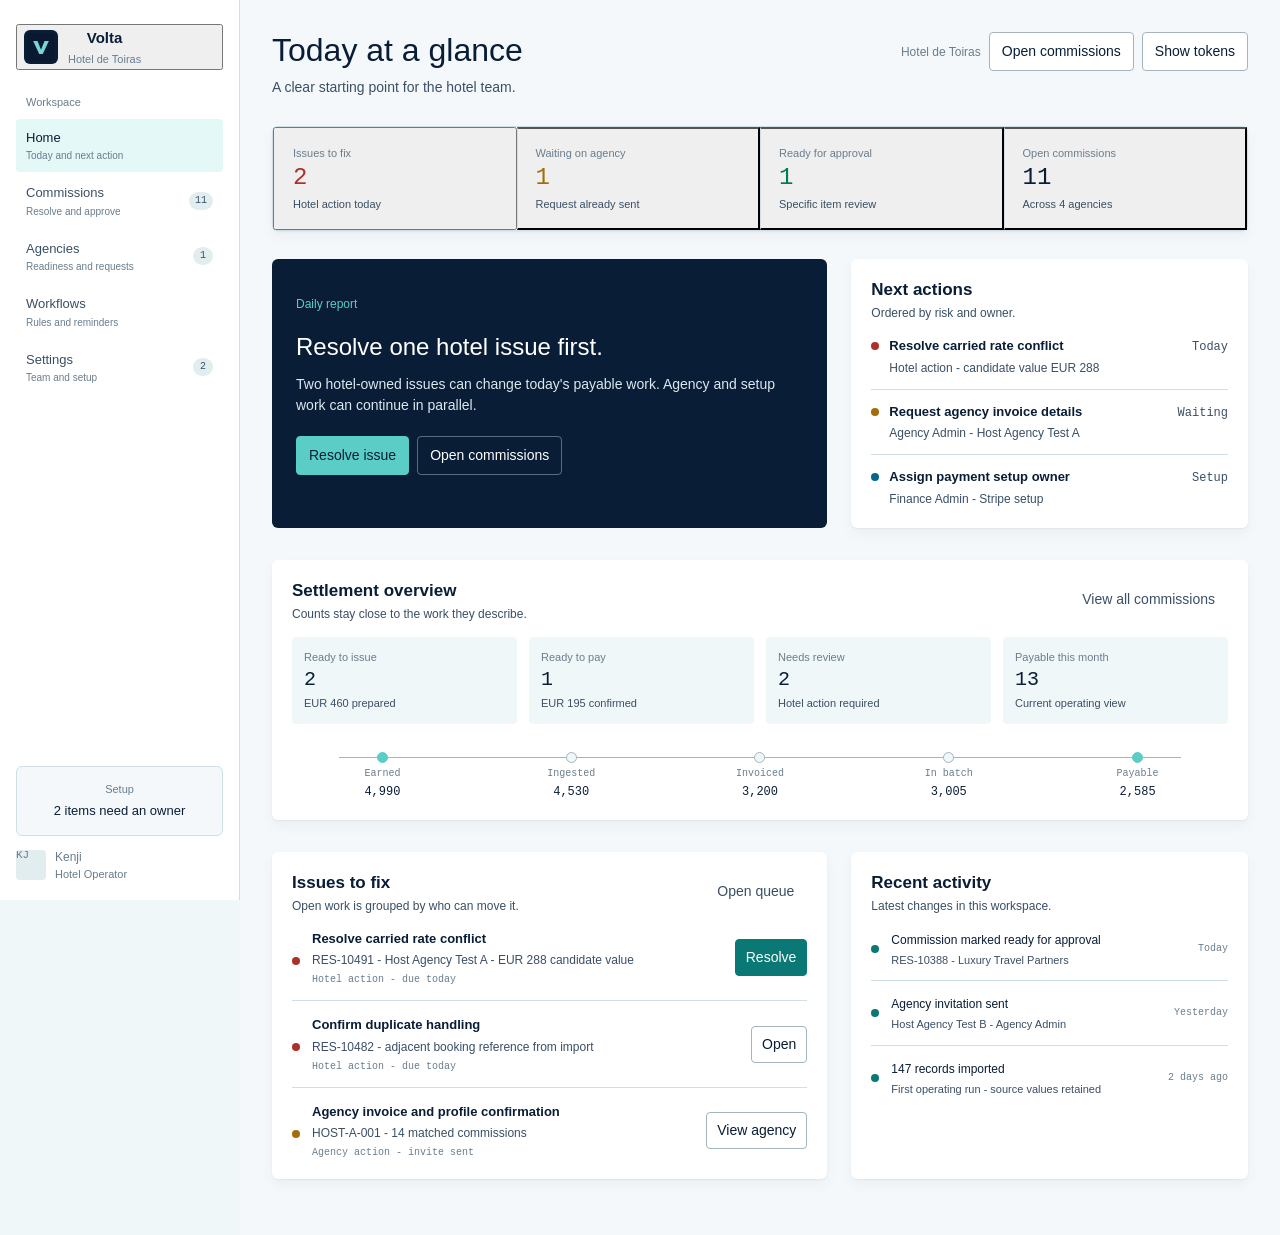
<file: frontend-preview/index.html>
<!doctype html>
<html lang="en">
<head>
<meta charset="utf-8">
<meta name="viewport" content="width=device-width, initial-scale=1">
<title>Volta interactive frontend preview</title>
<style>
/* Source: docs/design/VOLTA_DESIGN_TOKENS.md */
:root{
  --white:#fff;
  --canvas:#f0f7f9;
  --canvas-2:#f5f8fa;
  --surface:#fff;
  --surface-2:#e2edf0;
  --surface-3:#d0dfe5;
  --ink:#091d36;
  --ink-2:#3a4f65;
  --ink-3:#697d8e;
  --line:#d0dfe5;
  --line-strong:#a3b4bf;
  --accent:#59cdc6;
  --accent-strong:#0a7975;
  --accent-soft:#e3f8f7;
  --success:#007d50;
  --success-soft:#e8f5ef;
  --warning:#a36e09;
  --warning-soft:#fff6e5;
  --error:#ac312a;
  --error-soft:#fff0ef;
  --info:#06658e;
  --info-soft:#edf5fa;
  --shadow-panel:0 1px 2px rgb(9 29 54 / .06),0 6px 14px rgb(9 29 54 / .04);
  --focus-ring:0 0 0 3px var(--accent-soft),0 0 0 5px var(--accent);
  --radius:6px;
  --control-radius:4px;
  --pill:999px;
  --font:Manrope,-apple-system,BlinkMacSystemFont,"Segoe UI",sans-serif;
  --mono:"DM Mono",ui-monospace,Menlo,Consolas,monospace;
  --grid-columns:12;
  --grid-gutter:24px;
  --grid-margin:32px;
  --grid-max:1360px;
  --baseline:8px;
  --ease:160ms ease-out;
}
*{box-sizing:border-box}
html{background:var(--canvas);color:var(--ink)}
body{margin:0;background:var(--canvas);font:14px/1.5 var(--font);font-variant-numeric:tabular-nums;-webkit-font-smoothing:antialiased}
button,input{font:inherit}
button{color:inherit}
a{color:inherit}
button:focus-visible,a:focus-visible,input:focus-visible{outline:0;box-shadow:var(--focus-ring)}
.skip-link{position:fixed;left:16px;top:-60px;z-index:30;padding:10px 14px;border-radius:var(--control-radius);background:var(--ink);color:var(--white)}
.skip-link:focus{top:16px}
.app-shell{min-height:100vh;display:grid;grid-template-columns:240px minmax(0,1fr)}
.sidebar{position:sticky;top:0;height:100dvh;display:flex;flex-direction:column;gap:24px;padding:24px 16px 18px;background:var(--white);border-right:1px solid var(--line)}
.brand{display:flex;align-items:center;gap:10px;text-decoration:none}
.brand-mark{display:grid;width:34px;height:34px;place-items:center;border-radius:var(--radius);background:var(--ink)}
.brand-mark img{width:28px;height:28px}
.brand-copy strong,.brand-copy span{display:block}
.brand-copy strong{font-size:15px;font-weight:600}
.brand-copy span{margin-top:1px;color:var(--ink-3);font-size:11px}
.sidebar-section{display:grid;gap:8px}
.sidebar-label{margin:0 10px;color:var(--ink-3);font-size:11px;font-weight:500}
.nav{display:grid;gap:2px}
.nav-item{display:grid;grid-template-columns:minmax(0,1fr) auto;align-items:center;gap:8px;width:100%;padding:9px 10px;border:0;border-radius:var(--control-radius);background:transparent;color:var(--ink-2);text-align:left;cursor:pointer}
.nav-item:hover{background:var(--surface-2);color:var(--ink)}
.nav-item[aria-current="page"]{background:var(--accent-soft);color:var(--ink)}
.nav-copy strong,.nav-copy span{display:block}
.nav-copy strong{font-size:13px;font-weight:500}
.nav-copy span{margin-top:1px;color:var(--ink-3);font-size:10px}
.nav-count{min-width:20px;padding:2px 6px;border-radius:var(--pill);background:var(--surface-2);font:500 10px/1.4 var(--mono);text-align:center}
.nav-item[aria-current="page"] .nav-count{background:var(--accent);color:var(--ink)}
.sidebar-footer{display:grid;gap:12px;margin-top:auto}
.setup-link{display:block;padding:14px;border:1px solid var(--line);border-radius:var(--radius);background:var(--canvas-2);text-decoration:none}
.setup-link:hover{border-color:var(--line-strong);background:var(--accent-soft)}
.setup-link span,.profile span{display:block;color:var(--ink-3);font-size:11px}
.setup-link strong{display:block;margin-top:4px;font-size:13px;font-weight:500}
.profile{display:grid;grid-template-columns:30px minmax(0,1fr);gap:9px;align-items:center}
.avatar{display:grid;width:30px;height:30px;place-items:center;border-radius:var(--control-radius);background:var(--surface-2);font:500 10px/1 var(--mono)}
.profile strong{font-size:12px;font-weight:500}
.main{min-width:0;background:var(--canvas-2)}
.page{width:min(100%,var(--grid-max));margin:0 auto;padding:32px var(--grid-margin) 56px}
.page-head{display:flex;justify-content:space-between;gap:24px;align-items:flex-start;margin-bottom:28px}
.page-head h1{margin:0;font-size:32px;line-height:1.15;font-weight:500;letter-spacing:0;text-wrap:balance}
.page-head p{max-width:68ch;margin:8px 0 0;color:var(--ink-2)}
.head-actions{display:flex;align-items:center;gap:8px;flex-wrap:wrap;justify-content:flex-end}
.property{color:var(--ink-3);font-size:12px}
.utility-btn,.btn{display:inline-flex;min-height:36px;align-items:center;justify-content:center;border:1px solid var(--line-strong);border-radius:var(--control-radius);background:var(--white);padding:8px 12px;color:var(--ink);font-weight:500;text-decoration:none;white-space:nowrap;cursor:pointer;transition:background var(--ease),border-color var(--ease),color var(--ease)}
.utility-btn:hover,.btn:hover{border-color:var(--ink-2);background:var(--surface-2)}
.btn.primary{border-color:var(--accent-strong);background:var(--accent-strong);color:var(--white)}
.btn.primary:hover{background:var(--ink);border-color:var(--ink)}
.btn[disabled]{opacity:.45;cursor:not-allowed}
.btn.ghost{border-color:transparent;background:transparent;color:var(--ink-2)}
.btn.ghost:hover{border-color:var(--line);background:var(--white);color:var(--ink)}
.summary-band{display:grid;grid-template-columns:repeat(4,minmax(0,1fr));margin-bottom:28px;border:1px solid var(--line);border-radius:var(--radius);background:var(--surface);box-shadow:var(--shadow-panel)}
.summary-item{display:block;min-width:0;padding:16px 18px;text-align:left;text-decoration:none}
.summary-item+.summary-item{border-left:1px solid var(--line)}
.summary-item:hover{background:var(--accent-soft)}
.summary-item span,.summary-item small{display:block;color:var(--ink-3);font-size:11px}
.summary-item strong{display:block;margin:4px 0;font:500 24px/1.1 var(--mono)}
.summary-item small{color:var(--ink-2)}
.summary-item[data-tone="warning"] strong{color:var(--warning)}
.summary-item[data-tone="error"] strong{color:var(--error)}
.summary-item[data-tone="success"] strong{color:var(--success)}
.focus-grid{display:grid;grid-template-columns:minmax(0,7fr) minmax(320px,5fr);gap:var(--grid-gutter);margin-bottom:32px}
.report-panel{min-width:0;padding:24px;border-radius:var(--radius);background:var(--ink);color:var(--white)}
.report-panel .eyeline{color:var(--accent)}
.eyeline{margin:0 0 6px;color:var(--ink-3);font-size:12px}
.report-panel h2{max-width:26ch;margin:0;font-size:24px;line-height:1.2;font-weight:500;text-wrap:balance}
.report-panel p{max-width:62ch;margin:12px 0 20px;color:#dce8ef}
.report-actions{display:flex;gap:8px;flex-wrap:wrap}
.report-panel .btn{border-color:rgb(255 255 255 / .34);background:transparent;color:var(--white)}
.report-panel .btn:hover{border-color:var(--accent);background:rgb(89 205 198 / .16)}
.report-panel .btn.primary{border-color:var(--accent);background:var(--accent);color:var(--ink)}
.action-panel{min-width:0;padding:20px;border-radius:var(--radius);background:var(--surface);box-shadow:var(--shadow-panel)}
.section-head{display:flex;justify-content:space-between;align-items:flex-start;gap:16px;margin-bottom:14px}
.section-head h2{margin:0;font-size:17px;line-height:1.3;font-weight:600}
.section-head p{margin:3px 0 0;color:var(--ink-2);font-size:12px}
.section-head a{color:var(--accent-strong);font-size:12px;font-weight:500}
.action-list,.activity-list,.needs-list{display:grid}
.action-row{display:grid;grid-template-columns:8px minmax(0,1fr) auto;gap:10px;align-items:start;padding:12px 0;border-top:1px solid var(--line)}
.action-row:first-child{border-top:0;padding-top:0}
.action-row:last-child{padding-bottom:0}
.status-dot{width:8px;height:8px;margin-top:6px;border-radius:50%;background:var(--info)}
.status-dot.error{background:var(--error)}
.status-dot.warning{background:var(--warning)}
.status-dot.success{background:var(--success)}
.action-row strong{display:block;font-size:13px;font-weight:600}
.action-row span{display:block;margin-top:3px;color:var(--ink-2);font-size:12px}
.action-row .amount{font:500 12px/1.4 var(--mono);white-space:nowrap}
.pipeline{margin-bottom:32px;padding:20px;border-radius:var(--radius);background:var(--surface);box-shadow:var(--shadow-panel)}
.pipeline-stats{display:grid;grid-template-columns:repeat(4,minmax(0,1fr));gap:12px;margin-bottom:24px}
.pipeline-stat{min-width:0;padding:12px;border-radius:var(--control-radius);background:var(--canvas)}
.pipeline-stat span{display:block;color:var(--ink-3);font-size:11px}
.pipeline-stat strong{display:block;margin-top:4px;font:500 20px/1.1 var(--mono)}
.pipeline-stat small{display:block;margin-top:4px;color:var(--ink-2);font-size:11px}
.timeline{position:relative;display:grid;grid-template-columns:repeat(5,minmax(0,1fr));gap:8px;padding-top:4px}
.timeline:before{content:"";position:absolute;left:5%;right:5%;top:9px;height:1px;background:var(--line-strong)}
.timeline-step{position:relative;z-index:1;display:grid;gap:5px;justify-items:center;text-align:center}
.timeline-dot{width:11px;height:11px;border:1px solid var(--line-strong);border-radius:50%;background:var(--canvas)}
.timeline-step:first-child .timeline-dot,.timeline-step:last-child .timeline-dot{border-color:var(--accent);background:var(--accent)}
.timeline-step span{color:var(--ink-3);font:400 10px/1.25 var(--mono)}
.timeline-step strong{font:500 12px/1.2 var(--mono)}
.content-grid{display:grid;grid-template-columns:minmax(0,7fr) minmax(300px,5fr);gap:var(--grid-gutter)}
.section-surface{min-width:0;padding:20px;border-radius:var(--radius);background:var(--surface);box-shadow:var(--shadow-panel)}
.needs-row{display:grid;grid-template-columns:8px minmax(0,1fr) auto;gap:12px;align-items:center;padding:14px 0;border-top:1px solid var(--line)}
.needs-row:first-child{border-top:0;padding-top:0}
.needs-row:last-child{padding-bottom:0}
.needs-copy strong{display:block;font-size:13px;font-weight:600}
.needs-copy span{display:block;margin-top:3px;color:var(--ink-2);font-size:12px}
.needs-copy small{display:block;margin-top:4px;color:var(--ink-3);font:400 10px/1.3 var(--mono)}
.row-action{min-height:34px;padding:7px 10px}
.activity-row{display:grid;grid-template-columns:10px minmax(0,1fr) auto;gap:10px;align-items:center;padding:12px 0;border-top:1px solid var(--line)}
.activity-row:first-child{border-top:0;padding-top:0}
.activity-marker{width:8px;height:8px;border-radius:50%;background:var(--accent-strong)}
.activity-row strong{font-size:12px;font-weight:500}
.activity-row span{display:block;margin-top:2px;color:var(--ink-2);font-size:11px}
.activity-row time{color:var(--ink-3);font:400 10px/1.4 var(--mono);white-space:nowrap}
.workbench{display:grid;grid-template-columns:minmax(280px,5fr) minmax(0,7fr);gap:var(--grid-gutter);align-items:start}
.queue-pane,.work-pane{min-width:0;border:1px solid var(--line);border-radius:var(--radius);background:var(--surface);box-shadow:var(--shadow-panel)}
.queue-pane{overflow:hidden}
.queue-head,.work-head{padding:20px}
.queue-head{background:var(--canvas)}
.queue-head h2,.work-head h2{margin:0;font-size:17px;font-weight:600}
.queue-head p,.work-head p{margin:4px 0 0;color:var(--ink-2);font-size:12px}
.search-control{position:relative;margin-top:16px}
.search-control input{width:100%;min-height:38px;padding:9px 36px 9px 11px;border:1px solid var(--line-strong);border-radius:var(--control-radius);background:var(--white);color:var(--ink)}
.search-control input::placeholder{color:var(--ink-3)}
.search-clear{position:absolute;right:6px;top:5px;min-width:28px;min-height:28px;border:0;border-radius:var(--control-radius);background:transparent;color:var(--ink-3);cursor:pointer}
.search-clear:hover{background:var(--surface-2);color:var(--ink)}
.tabs{display:flex;gap:16px;overflow:auto;margin-top:16px;border-bottom:1px solid var(--line)}
.tab{position:relative;padding:8px 0 10px;border:0;background:transparent;color:var(--ink-2);font-size:12px;white-space:nowrap;cursor:pointer}
.tab[aria-selected="true"]{color:var(--ink);font-weight:500}
.tab[aria-selected="true"]:after{content:"";position:absolute;left:0;right:0;bottom:-1px;height:2px;background:var(--accent-strong)}
.record-list{display:grid}
.record-row{display:grid;grid-template-columns:8px minmax(0,1fr) auto;gap:10px;align-items:start;padding:14px 16px;border-top:1px solid var(--line);background:var(--surface);text-align:left;cursor:pointer}
.record-row:hover{background:var(--canvas)}
.record-row[aria-selected="true"]{background:var(--accent-soft)}
.record-row strong{display:block;font-size:13px;font-weight:600}
.record-row span{display:block;margin-top:3px;color:var(--ink-2);font-size:11px}
.record-row small{display:block;margin-top:4px;color:var(--ink-3);font:400 10px/1.3 var(--mono)}
.record-row .amount{font:500 12px/1.4 var(--mono);white-space:nowrap}
.status-chip{display:inline-flex;align-items:center;gap:5px;width:max-content;padding:3px 7px;border:1px solid transparent;border-radius:var(--pill);font-size:10px;line-height:1.2}
.status-chip:before{content:"";width:6px;height:6px;border-radius:50%;background:currentColor}
.status-chip.error{border-color:#edc4c8;background:var(--error-soft);color:var(--error)}
.status-chip.warning{border-color:#f0d7a8;background:var(--warning-soft);color:var(--warning)}
.status-chip.success{border-color:#b9ddce;background:var(--success-soft);color:var(--success)}
.status-chip.info{border-color:#c5dbe8;background:var(--info-soft);color:var(--info)}
.work-pane{overflow:hidden}
.work-head{display:flex;justify-content:space-between;gap:16px;align-items:flex-start;background:var(--canvas)}
.work-head-copy{min-width:0}
.work-head .status-chip{margin-top:10px}
.work-body{padding:20px}
.fact-band{display:grid;grid-template-columns:repeat(3,minmax(0,1fr));margin-bottom:24px;border-top:1px solid var(--line);border-bottom:1px solid var(--line)}
.fact{min-width:0;padding:14px 12px}
.fact+.fact{border-left:1px solid var(--line)}
.fact span{display:block;color:var(--ink-3);font-size:11px}
.fact strong{display:block;margin-top:5px;font:500 18px/1.15 var(--mono);overflow-wrap:anywhere}
.fact small{display:block;margin-top:4px;color:var(--ink-2);font-size:11px}
.decision-row{display:flex;justify-content:space-between;gap:16px;align-items:center;margin-bottom:24px;padding:14px;border-radius:var(--control-radius);background:var(--accent-soft)}
.decision-row strong{font-size:13px;font-weight:600}
.decision-row span{display:block;margin-top:3px;color:var(--ink-2);font-size:11px}
.decision-row .btn{flex:0 0 auto}
.source-grid{display:grid;grid-template-columns:repeat(2,minmax(0,1fr));border:1px solid var(--line);border-radius:var(--radius);overflow:hidden}
.source-grid div{min-width:0;padding:13px;border-top:1px solid var(--line);background:var(--surface)}
.source-grid div:nth-child(-n+2){border-top:0;background:var(--surface-2);color:var(--ink-3);font:500 10px/1.25 var(--mono)}
.source-grid div:nth-child(2n){border-left:1px solid var(--line)}
.source-grid strong{display:block;font-size:13px;font-weight:500;color:var(--ink)}
.source-grid span{display:block;margin-top:4px;color:var(--ink-2);font-size:11px}
.support-list{display:grid;gap:0;margin-top:24px}
.support-row{display:grid;grid-template-columns:8px minmax(0,1fr) auto;gap:10px;align-items:start;padding:12px 0;border-top:1px solid var(--line)}
.support-row strong{display:block;font-size:12px;font-weight:500}
.support-row span{display:block;margin-top:3px;color:var(--ink-2);font-size:11px}
.support-row .state{font-size:11px;font-weight:500;white-space:nowrap}
.empty{padding:24px 16px;color:var(--ink-2);text-align:center}
.empty strong{display:block;color:var(--ink);font-size:13px;font-weight:500}
.empty p{margin:5px auto 14px;max-width:36ch;font-size:12px}
.detail-layout{display:grid;grid-template-columns:minmax(260px,4fr) minmax(0,8fr);gap:var(--grid-gutter);align-items:start}
.identity-panel,.decision-panel{min-width:0;padding:20px;border-radius:var(--radius);background:var(--surface);box-shadow:var(--shadow-panel)}
.identity-panel{background:var(--canvas)}
.identity-panel h2,.decision-panel h2{margin:0;font-size:17px;font-weight:600}
.identity-panel p,.decision-panel p{margin:5px 0 0;color:var(--ink-2);font-size:12px}
.identity-list{display:grid;margin:20px 0 0}
.identity-item{display:grid;gap:4px;padding:12px 0;border-top:1px solid var(--line)}
.identity-item span{color:var(--ink-3);font-size:11px}
.identity-item strong{font-size:13px;font-weight:500;overflow-wrap:anywhere}
.amount-hero{margin:20px 0;padding:18px 0;border-top:1px solid var(--line);border-bottom:1px solid var(--line)}
.amount-hero span{display:block;color:var(--ink-3);font-size:11px}
.amount-hero strong{display:block;margin-top:5px;color:var(--ink);font:400 38px/1.1 var(--mono)}
.readiness{display:grid;margin:20px 0 0;border-top:1px solid var(--line)}
.readiness-row{display:grid;grid-template-columns:8px minmax(0,1fr) auto;gap:10px;align-items:start;padding:13px 0;border-bottom:1px solid var(--line)}
.readiness-row strong{display:block;font-size:12px;font-weight:500}
.readiness-row span{display:block;margin-top:3px;color:var(--ink-2);font-size:11px}
.readiness-row .state{font-size:11px;font-weight:500;white-space:nowrap}
.notice{margin-top:20px;padding:12px;border:1px solid var(--line);border-radius:var(--radius);background:var(--surface-2);color:var(--ink-2);font-size:12px}
.notice strong{color:var(--ink);font-weight:600}
.token-inspector{position:fixed;z-index:20;top:0;right:0;width:min(360px,100vw);height:100dvh;padding:24px;overflow:auto;border-left:1px solid var(--line);background:var(--white);box-shadow:-10px 0 24px rgb(9 29 54 / .10);transform:translateX(100%);transition:transform var(--ease)}
.token-inspector.is-open{transform:translateX(0)}
.token-head{display:flex;justify-content:space-between;gap:16px;align-items:flex-start;margin-bottom:24px}
.token-head h2{margin:0;font-size:19px;font-weight:600}
.token-head p{margin:5px 0 0;color:var(--ink-2);font-size:12px}
.token-section{padding:18px 0;border-top:1px solid var(--line)}
.token-section h3{margin:0 0 12px;font-size:13px;font-weight:600}
.swatch-list{display:grid;gap:8px}
.swatch{display:grid;grid-template-columns:28px minmax(0,1fr) auto;gap:9px;align-items:center}
.swatch i{width:28px;height:28px;border:1px solid var(--line-strong);border-radius:var(--control-radius)}
.swatch strong{font-size:12px;font-weight:500}
.swatch span{color:var(--ink-3);font:400 10px/1.3 var(--mono)}
.type-list{display:grid;gap:10px}
.type-row{display:flex;justify-content:space-between;gap:12px;align-items:baseline}
.type-row strong{font-weight:500}
.type-row span{color:var(--ink-3);font:400 10px/1.3 var(--mono)}
.wire-note{margin-top:24px;padding:12px;border:1px dashed var(--line-strong);border-radius:var(--control-radius);color:var(--ink-2);font-size:11px}
.toast{position:fixed;z-index:25;right:24px;bottom:24px;max-width:340px;padding:12px 14px;border:1px solid var(--line-strong);border-radius:var(--control-radius);background:var(--ink);color:var(--white);box-shadow:var(--shadow-panel)}
.sr-only{position:absolute;width:1px;height:1px;padding:0;margin:-1px;overflow:hidden;clip:rect(0,0,0,0);white-space:nowrap;border:0}
@media(max-width:1080px){
  .app-shell{grid-template-columns:208px minmax(0,1fr)}
  .page{padding-inline:24px}
  .focus-grid,.content-grid,.detail-layout{grid-template-columns:1fr}
}
@media(max-width:760px){
  .app-shell{display:block}
  .sidebar{position:sticky;width:100%;height:auto;z-index:10;gap:12px;padding:14px 16px;border-right:0;border-bottom:1px solid var(--line)}
  .sidebar-section{gap:6px}
  .sidebar-label,.search-link,.sidebar-footer{display:none}
  .nav{display:flex;gap:4px;overflow:auto;padding-bottom:2px}
  .nav-item{width:auto;flex:0 0 auto;padding:8px 10px}
  .nav-copy span{display:none}
  .page{padding:24px 16px 40px}
  .page-head{display:block;margin-bottom:22px}
  .head-actions{justify-content:flex-start;margin-top:16px}
  .summary-band{grid-template-columns:repeat(2,minmax(0,1fr))}
  .summary-item:nth-child(3){border-left:0;border-top:1px solid var(--line)}
  .summary-item:nth-child(4){border-top:1px solid var(--line)}
  .pipeline-stats{grid-template-columns:repeat(2,minmax(0,1fr))}
  .timeline{min-width:620px}
  .timeline-wrap{overflow:auto;padding-bottom:4px}
  .workbench{grid-template-columns:1fr}
  .fact-band{grid-template-columns:1fr}
  .fact+.fact{border-top:1px solid var(--line);border-left:0}
  .decision-row{display:block}
  .decision-row .btn{margin-top:12px}
  .source-grid{grid-template-columns:1fr}
  .source-grid div:nth-child(2n){border-left:0}
  .source-grid div:nth-child(2){border-top:1px solid var(--line);background:var(--surface-2)}
  .source-grid div:nth-child(n+3){border-top:1px solid var(--line)}
  .record-row{padding-inline:12px}
}
@media(prefers-reduced-motion:reduce){
  *,*:before,*:after{scroll-behavior:auto!important;transition-duration:0s!important;animation-duration:0s!important}
}
</style>
</head>
<body>
<a class="skip-link" href="#main-content">Skip to content</a>
<div id="app"></div>
<script>
const NAV_WIRES={
  home:'dashboard/index.html',
  commissions:'dashboard/commissions.html',
  agencies:'dashboard/agencies.html',
  commissionDetail:'dashboard/commission-detail.html',
  agencyRequest:'dashboard/agencies.html?agency=host-a',
  commissionQueue:'dashboard/commissions.html?view=issues'
};

const commissions=[
  {id:'RES-10491',title:'Resolve carried rate conflict',party:'Host Agency Test A',amount:'EUR 288',status:'Needs review',tone:'error',meta:'Hotel action - Due today',description:'Choose the working value and retain the reason in the record.'},
  {id:'RES-10482',title:'Confirm duplicate handling',party:'Host Agency Test A',amount:'EUR 214',status:'Needs review',tone:'error',meta:'Hotel action - Due today',description:'Two source rows point to the same booking reference.'},
  {id:'RES-10409',title:'Agency invoice and profile confirmation',party:'Host Agency Test B',amount:'EUR 195',status:'Waiting on agency',tone:'warning',meta:'Agency action - Invite sent',description:'Fourteen matched commissions wait for the invoice path.'},
  {id:'RES-10388',title:'Connect production source',party:'Oracle Hospitality',amount:'EUR 175',status:'External dependency',tone:'info',meta:'System action - Owner assigned',description:'Production credentials remain with the integration owner.'},
  {id:'RES-10361',title:'Commission ready for approval',party:'Luxury Travel Partners',amount:'EUR 150',status:'Ready',tone:'success',meta:'Payment action - Review today',description:'Evidence is complete and this item is ready for a specific approval.'}
];

const agencies=[
  {id:'host-a',name:'Host Agency Test A',type:'Host agency',status:'Needs details',tone:'warning',open:'14 commissions',value:'EUR 1,840',meta:'Invoice path missing',description:'Agency Admin needs to confirm the invoice path and organization details.'},
  {id:'host-b',name:'Host Agency Test B',type:'Host agency',status:'Invited',tone:'info',open:'6 commissions',value:'EUR 740',meta:'Invitation sent today',description:'The relationship is waiting for the invited Agency Admin.'},
  {id:'luxury',name:'Luxury Travel Partners',type:'Travel agency',status:'Ready',tone:'success',open:'3 commissions',value:'EUR 515',meta:'Invoice path confirmed',description:'Agency profile and invoice path are ready for operating work.'},
  {id:'elite',name:'Elite Voyages Paris',type:'Travel agency',status:'Ready',tone:'success',open:'2 commissions',value:'EUR 390',meta:'Last confirmed yesterday',description:'The agency relationship is ready and has no open requests.'}
];

const state={view:'home',commissionId:'RES-10491',agencyId:'host-a',commissionFilter:'Issues',agencyFilter:'Needs details',commissionQuery:'',agencyQuery:'',inspector:false,toast:''};

function esc(value){return String(value).replace(/[&<>"']/g,character=>({'&':'&amp;','<':'&lt;','>':'&gt;','"':'&quot;',"'":'&#39;'}[character]));}
function toneChip(label,tone){return `<span class="status-chip ${tone}">${esc(label)}</span>`;}
function navItem(key,label,detail,count){
  const active=state.view===key||(key==='commissions'&&state.view==='detail');
  return `<button class="nav-item" type="button" data-action="view" data-view="${key}" aria-current="${active?'page':'false'}"><span class="nav-copy"><strong>${label}</strong><span>${detail}</span></span>${count?`<span class="nav-count">${count}</span>`:''}</button>`;
}
function shell(content){
  return `<div class="app-shell">
    <aside class="sidebar" aria-label="Workspace navigation">
      <button class="brand" type="button" data-action="view" data-view="home" aria-label="Open Home">
        <span class="brand-mark"><img src="codex-20260707-volta-icon-navy-turquoise.svg" alt=""></span>
        <span class="brand-copy"><strong>Volta</strong><span>Hotel de Toiras</span></span>
      </button>
      <div class="sidebar-section"><p class="sidebar-label">Workspace</p><nav class="nav" aria-label="Primary navigation">
        ${navItem('home','Home','Today and next action')}
        ${navItem('commissions','Commissions','Resolve and approve','11')}
        ${navItem('agencies','Agencies','Readiness and requests','1')}
        ${navItem('workflows','Workflows','Rules and reminders')}
        ${navItem('settings','Settings','Team and setup','2')}
      </nav></div>
      <div class="sidebar-footer">
        <button class="setup-link" type="button" data-action="view" data-view="settings"><span>Setup</span><strong>2 items need an owner</strong></button>
        <div class="profile"><span class="avatar">KJ</span><span><strong>Kenji</strong><span>Hotel Operator</span></span></div>
      </div>
    </aside>
    <main class="main" id="main-content">${content}</main>
  </div>${state.inspector?tokenInspector():''}${state.toast?`<div class="toast" role="status">${esc(state.toast)}</div>`:''}`;
}
function pageHead(title,description,actions=''){
  return `<header class="page-head"><div><h1>${title}</h1><p>${description}</p></div><div class="head-actions"><span class="property">Hotel de Toiras</span>${actions}<button class="utility-btn" type="button" data-action="toggle-inspector">${state.inspector?'Hide tokens':'Show tokens'}</button></div></header>`;
}
function summaryBand(){
  return `<section class="summary-band" aria-label="Operational summary">
    <button class="summary-item" type="button" data-action="view" data-view="commissions" data-filter="Issues" data-tone="error"><span>Issues to fix</span><strong>2</strong><small>Hotel action today</small></button>
    <button class="summary-item" type="button" data-action="view" data-view="agencies" data-filter="Needs details" data-tone="warning"><span>Waiting on agency</span><strong>1</strong><small>Request already sent</small></button>
    <button class="summary-item" type="button" data-action="view" data-view="commissions" data-filter="Ready" data-tone="success"><span>Ready for approval</span><strong>1</strong><small>Specific item review</small></button>
    <button class="summary-item" type="button" data-action="view" data-view="commissions" data-filter="All"><span>Open commissions</span><strong>11</strong><small>Across 4 agencies</small></button>
  </section>`;
}
function homeView(){
  return pageHead('Today at a glance','A clear starting point for the hotel team.', '<button class="btn" type="button" data-action="view" data-view="commissions">Open commissions</button>')+
  summaryBand()+
  `<section class="focus-grid" aria-label="Daily work">
    <div class="report-panel"><p class="eyeline">Daily report</p><h2>Resolve one hotel issue first.</h2><p>Two hotel-owned issues can change today\'s payable work. Agency and setup work can continue in parallel.</p><div class="report-actions"><button class="btn primary" type="button" data-action="view" data-view="detail">Resolve issue</button><button class="btn" type="button" data-action="view" data-view="commissions">Open commissions</button></div></div>
    <section class="action-panel" aria-labelledby="next-actions"><div class="section-head"><div><h2 id="next-actions">Next actions</h2><p>Ordered by risk and owner.</p></div></div><div class="action-list">
      <div class="action-row"><i class="status-dot error"></i><div><strong>Resolve carried rate conflict</strong><span>Hotel action - candidate value EUR 288</span></div><span class="amount">Today</span></div>
      <div class="action-row"><i class="status-dot warning"></i><div><strong>Request agency invoice details</strong><span>Agency Admin - Host Agency Test A</span></div><span class="amount">Waiting</span></div>
      <div class="action-row"><i class="status-dot info"></i><div><strong>Assign payment setup owner</strong><span>Finance Admin - Stripe setup</span></div><span class="amount">Setup</span></div>
    </div></section>
  </section>
  <section class="pipeline" aria-labelledby="pipeline-title"><div class="section-head"><div><h2 id="pipeline-title">Settlement overview</h2><p>Counts stay close to the work they describe.</p></div><button class="btn ghost" type="button" data-action="view" data-view="commissions">View all commissions</button></div><div class="pipeline-stats">
    <div class="pipeline-stat"><span>Ready to issue</span><strong>2</strong><small>EUR 460 prepared</small></div><div class="pipeline-stat"><span>Ready to pay</span><strong>1</strong><small>EUR 195 confirmed</small></div><div class="pipeline-stat"><span>Needs review</span><strong>2</strong><small>Hotel action required</small></div><div class="pipeline-stat"><span>Payable this month</span><strong>13</strong><small>Current operating view</small></div>
  </div><div class="timeline-wrap"><div class="timeline" aria-label="Commission pipeline timeline"><div class="timeline-step"><i class="timeline-dot"></i><span>Earned</span><strong>4,990</strong></div><div class="timeline-step"><i class="timeline-dot"></i><span>Ingested</span><strong>4,530</strong></div><div class="timeline-step"><i class="timeline-dot"></i><span>Invoiced</span><strong>3,200</strong></div><div class="timeline-step"><i class="timeline-dot"></i><span>In batch</span><strong>3,005</strong></div><div class="timeline-step"><i class="timeline-dot"></i><span>Payable</span><strong>2,585</strong></div></div></div></section>
  <section class="content-grid"><section class="section-surface" aria-labelledby="needs-title"><div class="section-head"><div><h2 id="needs-title">Issues to fix</h2><p>Open work is grouped by who can move it.</p></div><button class="btn ghost" type="button" data-action="view" data-view="commissions" data-filter="Issues">Open queue</button></div><div class="needs-list">
    <div class="needs-row"><i class="status-dot error"></i><div class="needs-copy"><strong>Resolve carried rate conflict</strong><span>RES-10491 - Host Agency Test A - EUR 288 candidate value</span><small>Hotel action - due today</small></div><button class="btn row-action primary" type="button" data-action="view" data-view="detail">Resolve</button></div>
    <div class="needs-row"><i class="status-dot error"></i><div class="needs-copy"><strong>Confirm duplicate handling</strong><span>RES-10482 - adjacent booking reference from import</span><small>Hotel action - due today</small></div><button class="btn row-action" type="button" data-action="select-commission" data-id="RES-10482">Open</button></div>
    <div class="needs-row"><i class="status-dot warning"></i><div class="needs-copy"><strong>Agency invoice and profile confirmation</strong><span>HOST-A-001 - 14 matched commissions</span><small>Agency action - invite sent</small></div><button class="btn row-action" type="button" data-action="view" data-view="agencies">View agency</button></div>
  </div></section><section class="section-surface" aria-labelledby="activity-title"><div class="section-head"><div><h2 id="activity-title">Recent activity</h2><p>Latest changes in this workspace.</p></div></div><div class="activity-list">
    <div class="activity-row"><i class="activity-marker"></i><div><strong>Commission marked ready for approval</strong><span>RES-10388 - Luxury Travel Partners</span></div><time>Today</time></div>
    <div class="activity-row"><i class="activity-marker"></i><div><strong>Agency invitation sent</strong><span>Host Agency Test B - Agency Admin</span></div><time>Yesterday</time></div>
    <div class="activity-row"><i class="activity-marker"></i><div><strong>147 records imported</strong><span>First operating run - source values retained</span></div><time>2 days ago</time></div>
  </div></section></section>`;
}
function filterTabs(type,active){
  const filters=type==='commission'?['All','Issues','Ready']:['All','Needs details','Invited','Ready'];
  return `<div class="tabs" role="tablist" aria-label="${type==='commission'?'Commission':'Agency'} filters">${filters.map(filter=>`<button class="tab" type="button" role="tab" aria-selected="${filter===active}" data-action="filter" data-type="${type}" data-filter="${filter}">${filter}</button>`).join('')}</div>`;
}
function searchBox(type,value){
  const label=type==='commission'?'Search commissions':'Search agencies';
  return `<div class="search-control"><label class="sr-only" for="${type}-search">${label}</label><input id="${type}-search" data-search="${type}" type="search" value="${esc(value)}" placeholder="${type==='commission'?'Search by reference, agency, or amount':'Search by agency or identifier'}" autocomplete="off">${value?`<button class="search-clear" type="button" data-action="clear-search" data-type="${type}" aria-label="Clear search">x</button>`:''}</div>`;
}
function commissionRows(){
  const query=state.commissionQuery.toLowerCase();
  const list=commissions.filter(item=>{
    const matchesQuery=!query||[item.id,item.title,item.party,item.amount].join(' ').toLowerCase().includes(query);
    const matchesFilter=state.commissionFilter==='All'||(state.commissionFilter==='Issues'&&item.tone==='error')||(state.commissionFilter==='Ready'&&item.tone==='success');
    return matchesQuery&&matchesFilter;
  });
  if(!list.length)return `<div class="empty"><strong>No commissions match</strong><p>Try a different search or filter.</p>${state.commissionQuery?'<button class="btn" type="button" data-action="clear-search" data-type="commission">Clear search</button>':''}</div>`;
  return `<div class="record-list">${list.map(item=>`<button class="record-row" type="button" data-action="select-commission" data-id="${item.id}" aria-selected="${item.id===state.commissionId}"><i class="status-dot ${item.tone}"></i><span><strong>${esc(item.title)}</strong><span>${esc(item.party)}</span><small>${esc(item.id)} - ${esc(item.meta)}</small></span><span class="amount">${esc(item.amount)}</span></button>`).join('')}</div>`;
}
function agencyRows(){
  const query=state.agencyQuery.toLowerCase();
  const list=agencies.filter(item=>{
    const matchesQuery=!query||[item.id,item.name,item.type,item.status].join(' ').toLowerCase().includes(query);
    const matchesFilter=state.agencyFilter==='All'||item.status===state.agencyFilter;
    return matchesQuery&&matchesFilter;
  });
  if(!list.length)return `<div class="empty"><strong>No agencies match</strong><p>Try a different search or filter.</p>${state.agencyQuery?'<button class="btn" type="button" data-action="clear-search" data-type="agency">Clear search</button>':''}</div>`;
  return `<div class="record-list">${list.map(item=>`<button class="record-row" type="button" data-action="select-agency" data-id="${item.id}" aria-selected="${item.id===state.agencyId}"><i class="status-dot ${item.tone}"></i><span><strong>${esc(item.name)}</strong><span>${esc(item.type)} - ${esc(item.status)}</span><small>${esc(item.id)} - ${esc(item.meta)}</small></span><span class="amount">${esc(item.value)}</span></button>`).join('')}</div>`;
}
function commissionWorkPane(){
  const item=commissions.find(entry=>entry.id===state.commissionId)||commissions[0];
  const resolved=item.id==='RES-10491'&&state.toast==='Resolution saved';
  return `<section class="work-pane" aria-labelledby="commission-work-title"><header class="work-head"><div class="work-head-copy"><p class="eyeline">Commission detail</p><h2 id="commission-work-title">${esc(resolved?'Carried rate conflict resolved':item.title)}</h2><p>${esc(item.party)} - ${esc(item.id)}</p>${toneChip(resolved?'Resolved':item.status,resolved?'success':item.tone)}</div><button class="btn" type="button" data-action="view" data-view="detail">Open detail</button></header><div class="work-body"><div class="fact-band"><div class="fact"><span>Candidate value</span><strong>${esc(item.amount)}</strong><small>Selected working value</small></div><div class="fact"><span>Owner</span><strong>Hotel</strong><small>${esc(item.meta)}</small></div><div class="fact"><span>Next step</span><strong>${resolved?'Monitor':'Resolve'}</strong><small>Original source stays attached</small></div></div><div class="decision-row"><div><strong>${resolved?'Resolution saved':'One decision changes today\'s work'}</strong><span>${resolved?'The audit event is visible and the queue can continue.':'Compare both source values, choose one, and record the reason.'}</span></div><button class="btn primary" type="button" data-action="view" data-view="detail">${resolved?'View record':'Resolve issue'}</button></div><div class="section-head"><div><h2>Source comparison</h2><p>Evidence remains visible beside the working value.</p></div></div><div class="source-grid"><div>Source</div><div>Value</div><div><strong>Oracle / OHIP</strong><span>Original source row</span></div><div><strong>EUR 272</strong><span>Imported 08:42</span></div><div><strong>Agency invoice</strong><span>Reported commission</span></div><div><strong>EUR 288</strong><span>Candidate working value</span></div></div><div class="support-list"><div class="support-row"><i class="status-dot success"></i><div><strong>Source rows retained</strong><span>Nothing is removed when the value is resolved.</span></div><span class="state">Complete</span></div><div class="support-row"><i class="status-dot warning"></i><div><strong>Payment setup</strong><span>Finance Admin still owns Stripe and KYC setup.</span></div><span class="state">Waiting</span></div></div></div></section>`;
}
function agencyWorkPane(){
  const item=agencies.find(entry=>entry.id===state.agencyId)||agencies[0];
  return `<section class="work-pane" aria-labelledby="agency-work-title"><header class="work-head"><div class="work-head-copy"><p class="eyeline">Agency profile</p><h2 id="agency-work-title">${esc(item.name)}</h2><p>${esc(item.type)} - ${esc(item.id)}</p>${toneChip(item.status,item.tone)}</div><button class="btn" type="button" data-action="view" data-view="commissions">Related commissions</button></header><div class="work-body"><div class="fact-band"><div class="fact"><span>Open commissions</span><strong>${esc(item.open.replace(' commissions',''))}</strong><small>Related records</small></div><div class="fact"><span>Open value</span><strong>${esc(item.value)}</strong><small>Current operating view</small></div><div class="fact"><span>Next step</span><strong>${item.status==='Needs details'?'Request':'Monitor'}</strong><small>${esc(item.meta)}</small></div></div><div class="decision-row"><div><strong>${item.status==='Needs details'?'Request missing details':'Agency relationship is on track'}</strong><span>${esc(item.description)}</span></div><button class="btn primary" type="button" data-action="agency-request" ${item.status==='Needs details'?'':'disabled'}>${item.status==='Needs details'?'Request details':'No action needed'}</button></div><div class="section-head"><div><h2>Relationship readiness</h2><p>Only the missing requirement is prominent.</p></div></div><div class="support-list"><div class="support-row"><i class="status-dot success"></i><div><strong>Agency identity</strong><span>Organization and identifier are present.</span></div><span class="state">Ready</span></div><div class="support-row"><i class="status-dot ${item.status==='Needs details'?'warning':'success'}"></i><div><strong>Invoice path</strong><span>${item.status==='Needs details'?'Agency Admin must confirm the invoice recipient and route.':'Invoice path is confirmed for operating work.'}</span></div><span class="state">${item.status==='Needs details'?'Waiting':'Ready'}</span></div><div class="support-row"><i class="status-dot ${item.status==='Invited'?'info':'success'}"></i><div><strong>Agency Admin</strong><span>${item.status==='Invited'?'Invitation is open and waiting for acceptance.':'Contact is linked to the relationship.'}</span></div><span class="state">${item.status==='Invited'?'Invited':'Ready'}</span></div></div></div></section>`;
}
function workbenchView(type){
  const commission=type==='commission';
  const title=commission?'Commissions':'Agencies';
  const description=commission?'Find the next record to resolve, prepare, or approve.':'Track agency readiness and request the detail that is missing.';
  const active=commission?state.commissionFilter:state.agencyFilter;
  return pageHead(title,description)+`<section class="workbench" aria-label="${title} workbench"><section class="queue-pane" aria-labelledby="${commission?'commission':'agency'}-queue-title"><header class="queue-head"><h2 id="${commission?'commission':'agency'}-queue-title">${commission?'Work queue':'Agency list'}</h2><p>${commission?'11 open records - ordered by next action.':'4 agency relationships - ordered by readiness.'}</p>${searchBox(commission?'commission':'agency',commission?state.commissionQuery:state.agencyQuery)}${filterTabs(commission?'commission':'agency',active)}</header>${commission?commissionRows():agencyRows()}</section>${commission?commissionWorkPane():agencyWorkPane()}</section>`;
}
function detailView(){
  const item=commissions.find(entry=>entry.id===state.commissionId)||commissions[0];
  const resolved=state.toast==='Resolution saved';
  return pageHead(resolved?'Carried rate conflict resolved':'Resolve carried rate conflict','Keep the source evidence visible while one hotel decision is recorded.', '<button class="btn" type="button" data-action="view" data-view="commissions">Back to queue</button>')+`<section class="detail-layout"><aside class="identity-panel"><p class="eyeline">Commission record</p><h2>${esc(item.party)}</h2><p>${esc(item.id)} - Hotel action</p><div class="amount-hero"><span>Working value</span><strong>${esc(item.amount)}</strong></div><div class="identity-list"><div class="identity-item"><span>Reservation</span><strong>RES-10491</strong></div><div class="identity-item"><span>Agency</span><strong>Host Agency Test A</strong></div><div class="identity-item"><span>Due</span><strong>Today</strong></div><div class="identity-item"><span>Audit</span><strong>${resolved?'Resolution saved just now':'No resolution recorded'}</strong></div></div></aside><section class="decision-panel"><p class="eyeline">Decision surface</p><h2>${resolved?'Resolution recorded':'Compare source values'}</h2><p>${resolved?'The decision is now visible in the activity trail.':'Choose the value used for the operating record and retain the reason.'}</p>${toneChip(resolved?'Resolved':'Needs review',resolved?'success':'error')}<div class="fact-band"><div class="fact"><span>Oracle / OHIP</span><strong>EUR 272</strong><small>Original source</small></div><div class="fact"><span>Agency invoice</span><strong>EUR 288</strong><small>Candidate value</small></div><div class="fact"><span>Selected</span><strong>${resolved?'EUR 288':'EUR 288'}</strong><small>${resolved?'Saved value':'Working value'}</small></div></div><div class="decision-row"><div><strong>${resolved?'Next step: continue the queue':'This action changes the work queue'}</strong><span>${resolved?'The original source values remain attached.':'A reason is required before saving the resolution.'}</span></div><button class="btn primary" type="button" data-action="save-resolution" ${resolved?'disabled':''}>${resolved?'Saved':'Save resolution'}</button></div><div class="section-head"><div><h2>Readiness</h2><p>Approval stays unavailable while setup is incomplete.</p></div></div><div class="readiness"><div class="readiness-row"><i class="status-dot success"></i><div><strong>Source comparison complete</strong><span>Both source values are visible.</span></div><span class="state">Ready</span></div><div class="readiness-row"><i class="status-dot warning"></i><div><strong>Agency invoice path</strong><span>Host Agency Test A still needs confirmation.</span></div><span class="state">Waiting</span></div><div class="readiness-row"><i class="status-dot warning"></i><div><strong>Payment setup</strong><span>Finance Admin owns Stripe and KYC setup.</span></div><span class="state">Waiting</span></div></div><div class="notice"><strong>Approval unavailable.</strong> Complete the required setup and agency checks before a Payment Approver reviews this item.</div></section></section>`;
}
function stubView(title,description){
  return pageHead(title,description)+`<section class="section-surface" style="max-width:720px"><div class="section-head"><div><h2>Preview route is mapped</h2><p>This surface is intentionally not pretending to be complete.</p></div></div><div class="notice"><strong>Next implementation slice.</strong> The route wire is present in the navigation and token contracts. Render the page when its action matrix rows are ready.</div></section>`;
}
function tokenInspector(){
  return `<aside class="token-inspector is-open" aria-label="Design token inspector"><div class="token-head"><div><h2>Design tokens</h2><p>Live values used by this preview.</p></div><button class="utility-btn" type="button" data-action="toggle-inspector">Close</button></div><section class="token-section"><h3>Color roles</h3><div class="swatch-list"><div class="swatch"><i style="background:#091d36"></i><strong>Ink</strong><span>#091D36</span></div><div class="swatch"><i style="background:#59cdc6"></i><strong>Accent</strong><span>#59CDC6</span></div><div class="swatch"><i style="background:#e3f8f7"></i><strong>Accent soft</strong><span>#E3F8F7</span></div><div class="swatch"><i style="background:#007d50"></i><strong>Success</strong><span>#007D50</span></div><div class="swatch"><i style="background:#a36e09"></i><strong>Warning</strong><span>#A36E09</span></div><div class="swatch"><i style="background:#ac312a"></i><strong>Error</strong><span>#AC312A</span></div><div class="swatch"><i style="background:#f0f7f9"></i><strong>Canvas</strong><span>#F0F7F9</span></div></div></section><section class="token-section"><h3>Type scale</h3><div class="type-list"><div class="type-row"><strong style="font-size:32px;font-weight:500">Title</strong><span>32 / 500</span></div><div class="type-row"><strong style="font-size:17px;font-weight:600">Section</strong><span>17 / 600</span></div><div class="type-row"><strong style="font-size:13px;font-weight:600">Row title</strong><span>13 / 600</span></div><div class="type-row"><strong style="font-size:14px;font-weight:400">Body</strong><span>14 / 400</span></div><div class="type-row"><strong style="font:500 14px var(--mono)">EUR 288</strong><span>DM Mono</span></div></div></section><section class="token-section"><h3>Shape and rhythm</h3><div class="type-list"><div class="type-row"><strong>Control radius</strong><span>4px</span></div><div class="type-row"><strong>Panel radius</strong><span>6px</span></div><div class="type-row"><strong>Baseline</strong><span>8px</span></div><div class="type-row"><strong>Wide grid</strong><span>12 columns / 24px gap</span></div></div></section><div class="wire-note">Implementation wire: replace the demo state store with the app router and data source without changing component contracts.</div></aside>`;
}
function currentView(){
  if(state.view==='home')return homeView();
  if(state.view==='commissions')return workbenchView('commission');
  if(state.view==='agencies')return workbenchView('agency');
  if(state.view==='detail')return detailView();
  if(state.view==='workflows')return stubView('Workflows','Bounded reminders and reports for the hotel team.');
  return stubView('Settings','Team, integrations, and setup ownership.');
}
function render(){document.querySelector('#app').innerHTML=shell(`<div class="page">${currentView()}</div>`);}
function preserveSearch(type,value){
  render();
  requestAnimationFrame(()=>{const input=document.querySelector(`[data-search="${type}"]`);if(!input)return;input.focus();const cursor=value.length;input.setSelectionRange(cursor,cursor);});
}
document.addEventListener('click',event=>{
  const target=event.target.closest('[data-action]');
  if(!target)return;
  const action=target.dataset.action;
  if(action==='toggle-inspector'){state.inspector=!state.inspector;render();return;}
  if(action==='view'){
    state.view=target.dataset.view||'home';
    if(target.dataset.filter){if(state.view==='commissions')state.commissionFilter=target.dataset.filter;if(state.view==='agencies')state.agencyFilter=target.dataset.filter;}
    state.toast='';render();return;
  }
  if(action==='filter'){
    if(target.dataset.type==='commission')state.commissionFilter=target.dataset.filter;else state.agencyFilter=target.dataset.filter;
    render();return;
  }
  if(action==='clear-search'){
    if(target.dataset.type==='commission')state.commissionQuery='';else state.agencyQuery='';
    render();return;
  }
  if(action==='select-commission'){state.commissionId=target.dataset.id;state.view='commissions';state.toast='';render();return;}
  if(action==='select-agency'){state.agencyId=target.dataset.id;state.view='agencies';state.toast='';render();return;}
  if(action==='save-resolution'){state.toast='Resolution saved';render();return;}
  if(action==='agency-request'){state.toast='Request prepared for Agency Admin';render();return;}
});
document.addEventListener('input',event=>{
  const input=event.target.closest('[data-search]');
  if(!input)return;
  const type=input.dataset.search;const value=input.value;
  if(type==='commission')state.commissionQuery=value;else state.agencyQuery=value;
  preserveSearch(type,value);
});
render();
</script>
</body>
</html>
</file>
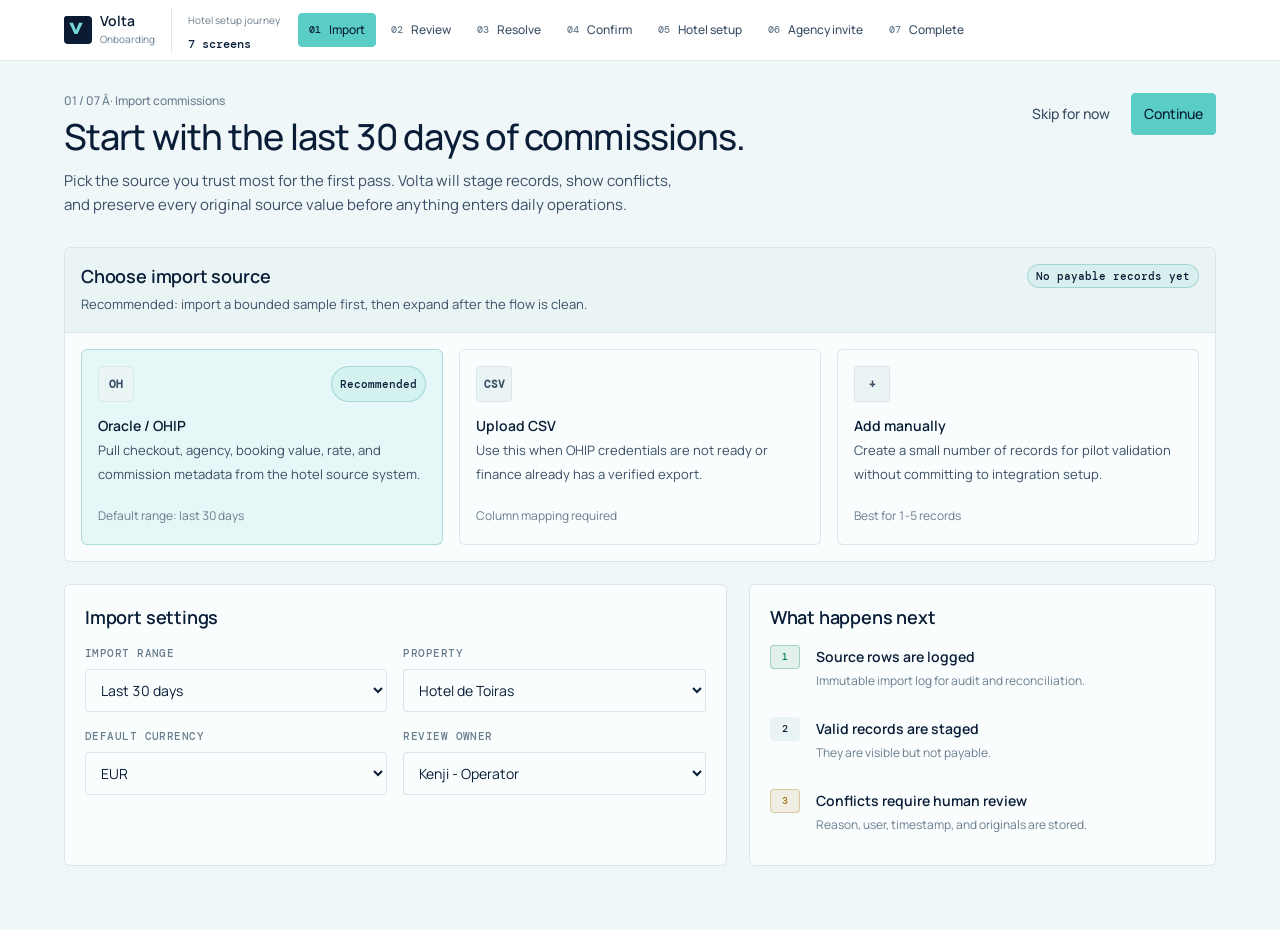
<file: onboarding-demo/index.html>
<!doctype html>
<html lang="en">
<head>
<meta charset="utf-8">
<meta name="viewport" content="width=device-width,initial-scale=1">
<title>Volta Onboarding Demo Flow</title>
<link rel="preconnect" href="https://fonts.googleapis.com">
<link rel="preconnect" href="https://fonts.gstatic.com" crossorigin>
<link rel="icon" href="codex-20260707-volta-icon-navy-turquoise.svg" type="image/svg+xml">
<link href="https://fonts.googleapis.com/css2?family=DM+Mono:wght@400;500&family=Manrope:wght@400;500;600;700&display=swap" rel="stylesheet">
<link rel="stylesheet" href="codex-20260626-onboarding-home-product-wireframes.css">
</head>
<body class="onboarding-demo">
<header class="prototype-bar">
  <a class="prototype-brand" href="#screen-import" aria-label="Volta onboarding demo">
    <span class="brand-mark"><img src="codex-20260707-volta-icon-navy-turquoise.svg" alt=""></span>
    <span><strong>Volta</strong><small>Onboarding</small></span>
  </a>
  <div class="journey-meta"><span>Hotel setup journey</span><strong>7 screens</strong></div>
  <nav class="screen-tabs" aria-label="Wireframe screens">
  <button class="screen-tab" aria-selected="true" data-screen="import"><span>01</span> Import</button>
    <button class="screen-tab" aria-selected="false" data-screen="review"><span>02</span> Review</button>
    <button class="screen-tab" aria-selected="false" data-screen="resolve"><span>03</span> Resolve</button>
    <button class="screen-tab" aria-selected="false" data-screen="confirm"><span>04</span> Confirm</button>
    <button class="screen-tab" aria-selected="false" data-screen="setup"><span>05</span> Hotel setup</button>
    <button class="screen-tab" aria-selected="false" data-screen="invite"><span>06</span> Agency invite</button>
    <button class="screen-tab" aria-selected="false" data-screen="success"><span>07</span> Complete</button>
  </nav>
</header>

<main>
<section class="screen active" id="screen-import">
  <div class="app-shell">
    <div class="main">
      <div class="content-grid">
        <header class="page-head">
          <div><p class="kicker">01 / 07 Â· Import commissions</p><h1>Start with the last 30 days of commissions.</h1><p class="lede">Pick the source you trust most for the first pass. Volta will stage records, show conflicts, and preserve every original source value before anything enters daily operations.</p></div>
          <div class="top-actions"><button class="btn ghost">Skip for now</button><button class="btn primary" data-go="review">Continue</button></div>
        </header>
        <section class="panel span-12">
          <div class="panel-head"><div><h2>Choose import source</h2><p>Recommended: import a bounded sample first, then expand after the flow is clean.</p></div><span class="tag info">No payable records yet</span></div>
          <div class="panel-body">
            <div class="choice-grid">
              <button class="choice-card selected" data-go="review"><div class="choice-top"><span class="choice-icon">OH</span><span class="tag info">Recommended</span></div><h3>Oracle / OHIP</h3><p>Pull checkout, agency, booking value, rate, and commission metadata from the hotel source system.</p><span class="fine">Default range: last 30 days</span></button>
              <button class="choice-card" data-go="review"><div class="choice-top"><span class="choice-icon">CSV</span></div><h3>Upload CSV</h3><p>Use this when OHIP credentials are not ready or finance already has a verified export.</p><span class="fine">Column mapping required</span></button>
              <button class="choice-card" data-go="review"><div class="choice-top"><span class="choice-icon">+</span></div><h3>Add manually</h3><p>Create a small number of records for pilot validation without committing to integration setup.</p><span class="fine">Best for 1-5 records</span></button>
            </div>
          </div>
        </section>
        <section class="card span-7"><h2>Import settings</h2><div class="field-grid"><div class="field"><label for="import-range">Import range</label><select id="import-range"><option>Last 30 days</option><option>Last 14 days</option></select></div><div class="field"><label for="hotel">Property</label><select id="hotel"><option>Hotel de Toiras</option></select></div><div class="field"><label for="currency">Default currency</label><select id="currency"><option>EUR</option></select></div><div class="field"><label for="owner">Review owner</label><select id="owner"><option>Kenji - Operator</option><option>Finance Admin</option></select></div></div></section>
        <aside class="card span-5"><h2>What happens next</h2><div class="checklist"><div class="check-item complete"><span class="check-icon">1</span><div><strong>Source rows are logged</strong><div class="fine">Immutable import log for audit and reconciliation.</div></div></div><div class="check-item"><span class="check-icon">2</span><div><strong>Valid records are staged</strong><div class="fine">They are visible but not payable.</div></div></div><div class="check-item blocked"><span class="check-icon">3</span><div><strong>Conflicts require human review</strong><div class="fine">Reason, user, timestamp, and originals are stored.</div></div></div></div></aside>
      </div>
    </div>
  </div>
</section>

<section class="screen" id="screen-review">
  <div class="app-shell">
    <div class="main">
      <div class="content-grid">
        <header class="page-head"><div><p class="kicker">02 / 07 Â· Import review</p><h1>162 records found. 11 need attention before the ledger is confirmed.</h1><p class="lede">Review the high-risk issues now. Lower-risk setup items can continue into Home with a clear owner and status.</p></div><div class="top-actions"><button class="btn" data-go="import">Back</button><button class="btn primary" data-go="resolve">Review issues</button></div></header>
        <div class="span-12 metric-strip"><div class="metric"><strong>162</strong><span>source rows imported</span></div><div class="metric"><strong>147</strong><span>valid staged records</span></div><div class="metric"><strong>4</strong><span>exact duplicates excluded</span></div><div class="metric"><strong>7</strong><span>field conflicts</span></div><div class="metric"><strong>EUR 28,640</strong><span>staged commission value</span></div></div>
        <section class="panel span-8">
          <div class="panel-head"><div><h2>Issues caught during import</h2><p>Representative issues are reviewed first. Remaining unresolved items can continue to Home.</p></div><span class="tag warn">11 open</span></div>
          <div class="row-list">
            <div class="row"><div><strong class="mono">RES-10482</strong><span>12-15 Jun</span></div><div><strong>Rate conflict</strong><span>Oracle says 10%; CSV says 12%</span></div><div><span class="tag bad">Manual decision</span></div><button class="btn" data-go="resolve">Resolve</button></div>
            <div class="row"><div><strong class="mono">RES-10491</strong><span>14-17 Jun</span></div><div><strong>Fuzzy duplicate</strong><span>Same guest, adjacent booking reference</span></div><div><span class="tag bad">Manual decision</span></div><button class="btn" data-go="resolve">Resolve</button></div>
            <div class="row"><div><strong class="mono">RES-10372</strong><span>4-7 Jun</span></div><div><strong>Exact duplicate</strong><span>Same source ID already imported</span></div><div><span class="tag good">Rule available</span></div><button class="btn">Apply rule</button></div>
            <div class="row"><div><strong class="mono">AGY-077</strong><span>Agency</span></div><div><strong>Missing agency identifier</strong><span>Agency name exists; IATA field blank</span></div><div><span class="tag warn">Can review later</span></div><button class="btn">Assign owner</button></div>
          </div>
        </section>
        <aside class="card span-4"><h2>Recommended path</h2><p class="muted">Resolve the two high-risk financial examples now. Then confirm the staged ledger and let lower-risk setup issues appear on Home.</p><div class="checklist"><div class="check-item complete"><span class="check-icon">OK</span><div><strong>Exact duplicate examples</strong><div class="fine">4 excluded from the staged ledger.</div></div></div><div class="check-item blocked"><span class="check-icon">!</span><div><strong>Financial conflicts</strong><div class="fine">Must capture selected value and reason.</div></div></div><div class="check-item"><span class="check-icon">Next</span><div><strong>Home impact</strong><div class="fine">Unresolved setup issues become System issues.</div></div></div></div></aside>
      </div>
    </div>
  </div>
</section>

<section class="screen" id="screen-resolve">
  <div class="app-shell">
    <div class="main">
      <div class="content-grid">
        <header class="page-head"><div><p class="kicker">03 / 07 Â· Conflict resolution Â· RES-10482</p><h1>Choose the commission value that should enter the ledger.</h1><p class="lede">Volta highlights the disagreement. It does not assume Oracle, CSV, or the newest record is correct.</p></div><div class="top-actions"><button class="btn" data-go="review">Back to issues</button><button class="btn primary" data-go="confirm">Save resolution</button></div></header>
        <section class="panel span-12"><div class="panel-head"><div><h2>Side-by-side source comparison</h2><p>Only the selected value becomes the working ledger value. Originals remain available in audit history.</p></div><span class="tag bad">Financial conflict</span></div>
          <div class="compare">
            <div class="compare-head"><div>Field</div><div>Oracle / OHIP</div><div>CSV upload</div><div>Selected value</div></div>
            <div class="compare-row"><div>Booking reference</div><div class="mono">RES-10482</div><div class="mono">RES-10482</div><div class="selected-value mono">RES-10482</div></div>
            <div class="compare-row"><div>Agency</div><div>Host Agency Test A</div><div>Host Agency Test A</div><div class="selected-value">Host Agency Test A</div></div>
            <div class="compare-row"><div>Booking value</div><div class="mono">EUR 2,400</div><div class="mono">EUR 2,400</div><div class="selected-value mono">EUR 2,400</div></div>
            <div class="compare-row"><div>Commission rate</div><div class="conflict-value mono">10%</div><div class="selected-value mono">12%</div><div class="selected-value mono">12%</div></div>
            <div class="compare-row"><div>Commission amount</div><div class="conflict-value mono">EUR 240</div><div class="selected-value mono">EUR 288</div><div class="selected-value mono">EUR 288</div></div>
          </div>
        </section>
        <section class="card span-7"><h2>Resolution note</h2><div class="field"><label for="reason">Reason required</label><textarea id="reason">Preferred-rate agreement confirmed by finance. CSV export includes the correct 12% agency rate for this stay.</textarea></div><div class="field-grid"><div class="field"><label for="resolver">Resolve as</label><select id="resolver"><option>Kenji - Operator</option></select></div><div class="field"><label for="audit">Audit timestamp</label><input id="audit" value="26 Jun 2026 - 10:42 SGT"></div></div></section>
        <aside class="card span-5"><h2>Home consequence</h2><p class="muted">After this save, RES-10482 can proceed to invoice and agency readiness checks. It still cannot be paid until every requirement is complete and an approver explicitly approves the item.</p><div class="notice warn"><strong>Still blocked:</strong> Agency invoice and payout setup are incomplete.</div></aside>
      </div>
    </div>
  </div>
</section>

<section class="screen" id="screen-confirm">
  <div class="app-shell">
    <div class="main">
      <div class="content-grid">
        <header class="page-head"><div><p class="kicker">04 / 07 Â· Confirm import</p><h1>147 commissions are ready to enter the operating ledger.</h1><p class="lede">Confirming the import creates the first working queue for finance, agency follow-up, and system setup. It does not create payment instructions.</p></div><div class="top-actions"><button class="btn" data-go="resolve">Back</button><button class="btn primary" data-go="setup">Confirm import</button></div></header>
        <section class="panel span-8"><div class="panel-head"><div><h2>Import summary</h2><p>Records are separated by what can proceed, what was excluded, and what needs an owner.</p></div><span class="tag info">Batch OHIP-2026-06-26-01</span></div><div class="row-list"><div class="row"><div><strong>Created</strong><span>Ledger records</span></div><div><strong>147 staged commissions</strong><span>Available in Commissions after confirm</span></div><div><span class="tag good">Ready</span></div><button class="btn">View sample</button></div><div class="row"><div><strong>Excluded</strong><span>Duplicates</span></div><div><strong>4 exact duplicates</strong><span>Original retained with exclusion reason</span></div><div><span class="tag good">Logged</span></div><button class="btn">View log</button></div><div class="row"><div><strong>Carry forward</strong><span>System issues</span></div><div><strong>4 lower-risk issues</strong><span>Assigned to Home after onboarding</span></div><div><span class="tag warn">Open</span></div><button class="btn">Assign</button></div></div></section>
        <aside class="card span-4"><h2>Before you confirm</h2><div class="checklist"><div class="check-item complete"><span class="check-icon">OK</span><div><strong>Source rows stored</strong><div class="fine">Import log cannot be edited.</div></div></div><div class="check-item complete"><span class="check-icon">OK</span><div><strong>Financial conflict resolved</strong><div class="fine">Reason and selected values captured.</div></div></div><div class="check-item blocked"><span class="check-icon">!</span><div><strong>Payment setup incomplete</strong><div class="fine">Ledger can continue; payments stay disabled.</div></div></div></div></aside>
      </div>
    </div>
  </div>
</section>

<section class="screen" id="screen-setup">
  <div class="app-shell">
    <div class="main">
      <div class="content-grid">
        <header class="page-head"><div><p class="kicker">05 / 07 Â· Hotel setup</p><h1>Set the minimum controls needed for daily work.</h1><p class="lede">Operators can import, review, prepare invoices, and request missing details. Payment approval stays gated until setup and explicit approver action are complete.</p></div><div class="top-actions"><button class="btn" data-go="confirm">Back</button><button class="btn primary" data-go="invite">Continue</button></div></header>
        <section class="panel span-8 team-access"><div class="panel-head"><div><h2>Team access</h2><p>Three roles cover the pilot without hiding payment authority.</p></div><button class="btn">Invite teammate</button></div><div class="row-list"><div class="row"><div><strong>Kenji</strong><span>kenji@example.test</span></div><div><strong>Operator</strong><span>Imports, reviews, invoices, agencies, workflows</span></div><div><span class="tag info">Cannot approve payment</span></div><button class="btn">Edit</button></div><div class="row"><div><strong>Finance Admin</strong><span>finance@example.test</span></div><div><strong>Admin</strong><span>Hotel profile, users, payment setup</span></div><div><span class="tag good">Payment approver</span></div><button class="btn">Edit</button></div><div class="row"><div><strong>Group Viewer</strong><span>viewer@example.test</span></div><div><strong>Viewer</strong><span>Reporting and history only</span></div><div><span class="tag">Read only</span></div><button class="btn">Edit</button></div></div></section>
        <aside class="card span-4 payment-handoff"><div class="handoff-head"><div><p class="kicker">Dependency owner</p><h2>Payment setup handoff</h2></div><span class="tag warn">Deferred</span></div><p class="muted">Stripe/KYC is not complete. Imports, review, agency invitations, invoices, and reminders can continue; payment approval remains unavailable.</p><div class="handoff-owner"><span>Owner</span><strong>Finance Admin</strong></div><div class="action-group"><button class="btn primary">Assign to Finance Admin</button><button class="btn">Copy setup link</button></div></aside>
        <section class="panel span-12"><div class="panel-head"><div><h2>Setup checklist</h2><p>This becomes the persistent Home onboarding card until completed.</p></div><span class="tag warn">2 incomplete</span></div><div class="panel-body"><div class="checklist"><div class="check-item complete"><span class="check-icon">OK</span><div><strong>Hotel profile confirmed</strong><div class="fine">Hotel de Toiras - EUR - Europe/Paris</div></div><span class="tag good">Complete</span></div><div class="check-item complete"><span class="check-icon">OK</span><div><strong>Users and roles assigned</strong><div class="fine">Admin, Operator, Viewer only</div></div><span class="tag good">Complete</span></div><div class="check-item blocked"><span class="check-icon">!</span><div><strong>Stripe payment setup and KYC</strong><div class="fine">Owner: Finance Admin</div></div><span class="tag warn">Deferred</span></div><div class="check-item blocked"><span class="check-icon">!</span><div><strong>Oracle/OHIP production credentials</strong><div class="fine">Pilot can continue with current import sample</div></div><span class="tag warn">External dependency</span></div></div></div></section>
      </div>
    </div>
  </div>
</section>

<section class="screen" id="screen-invite">
  <div class="app-shell">
    <div class="main">
      <div class="content-grid">
        <header class="page-head"><div><p class="kicker">06 / 07 Â· First agency</p><h1>Invite one agency administrator to complete their side.</h1><p class="lede">Volta communicates with the agency organization through a designated Agency Admin. Individual agents remain attribution metadata unless they are the recipient organization.</p></div><div class="top-actions"><button class="btn" data-go="setup">Back</button><button class="btn primary" data-go="success">Send invitation</button></div></header>
        <section class="card span-7"><h2>Agency invitation</h2><div class="field-grid"><div class="field"><label for="agency-name">Agency organization</label><input id="agency-name" value="Host Agency Test A"></div><div class="field"><label for="relationship">Relationship type</label><select id="relationship"><option>Host agency</option><option>Independent agency</option></select></div><div class="field"><label for="agency-id">Agency identifier</label><input id="agency-id" value="TEST-IATA-A001"></div><div class="field"><label for="admin-email">Agency Admin email</label><input id="admin-email" value="alex@host-a.test"></div></div><div class="notice notice-spaced"><strong>Payment recipient:</strong> Host Agency Test A. Hosted agents do not receive payment directly through this relationship.</div></section>
        <aside class="card span-5"><h2>What the agency sees</h2><div class="checklist"><div class="check-item"><span class="check-icon">1</span><div><strong>Confirm organization identity</strong><div class="fine">Name, identifier, admin contact.</div></div></div><div class="check-item"><span class="check-icon">2</span><div><strong>Review proposed agent relationships</strong><div class="fine">Mass-approve if they are correct.</div></div></div><div class="check-item"><span class="check-icon">3</span><div><strong>Provide missing requirements</strong><div class="fine">Invoice, payout fixture, or profile confirmation.</div></div></div></div></aside>
        <section class="panel span-12"><div class="panel-head"><div><h2>Matched commissions</h2><p>These records will wait on this agency after the invite is sent.</p></div><span class="tag warn">14 open commissions</span></div><div class="row-list"><div class="row"><div><strong class="mono">RES-10482</strong><span>12-15 Jun</span></div><div><strong>Invoice required</strong><span>Commission verified after conflict resolution</span></div><div><span class="tag warn">Waiting on Agency</span></div><button class="btn">Preview</button></div><div class="row"><div><strong class="mono">RES-10417</strong><span>19-23 Jun</span></div><div><strong>Profile confirmation</strong><span>Agency identifier matched from import</span></div><div><span class="tag warn">Waiting on Agency</span></div><button class="btn">Preview</button></div></div></section>
      </div>
    </div>
  </div>
</section>

<section class="screen" id="screen-success">
  <div class="app-shell">
    <div class="main">
      <div class="content-grid">
        <section class="card span-7"><div class="success-mark">OK</div><p class="kicker">07 / 07 Â· Complete</p><h1>Host Agency Test A has been invited.</h1><p class="lede">Your first working ledger is ready. Home will show unresolved import issues, agency follow-up, payment setup handoff, and the few records that are ready for the next human decision.</p><div class="actions"><span class="fine">Invitation sent 26 Jun 2026 - 10:58 SGT</span><div class="action-group"><button class="btn" data-go="invite">Invite another later</button><a class="btn primary" href="../dashboard/index.html">Open first Home</a></div></section>
        <aside class="card span-5"><h2>Home will include</h2><div class="checklist"><div class="check-item complete"><span class="check-icon">OK</span><div><strong>Onboarding progress</strong><div class="fine">Still visible because payment setup is deferred.</div></div></div><div class="check-item complete"><span class="check-icon">OK</span><div><strong>Daily report</strong><div class="fine">Structured metrics, not generated prose.</div></div></div><div class="check-item blocked"><span class="check-icon">!</span><div><strong>Needs attention</strong><div class="fine">Grouped by Hotel, Agency, and System owner.</div></div></div><div class="check-item"><span class="check-icon">Next</span><div><strong>Ready for approval</strong><div class="fine">Payment actions remain disabled until setup is complete.</div></div></div></div></aside>
      </div>
    </div>
  </div>
</section>

</main>

<script>
const screens=[...document.querySelectorAll('.screen')];
const tabs=[...document.querySelectorAll('.screen-tab')];
function showScreen(name){
  screens.forEach(screen=>screen.classList.toggle('active',screen.id===`screen-${name}`));
  const currentIndex=tabs.findIndex(tab=>tab.dataset.screen===name);
  tabs.forEach((tab,index)=>{
    const isCurrent=index===currentIndex;
    tab.setAttribute('aria-selected',String(isCurrent));
    tab.classList.toggle('completed',index<currentIndex);
  });
  const params=new URLSearchParams(location.search);
  params.set('screen',name);
  history.replaceState(null,'',`${location.pathname}?${params}${location.hash}`);
  window.scrollTo({top:0,behavior:'instant'});
}
tabs.forEach(tab=>tab.addEventListener('click',()=>showScreen(tab.dataset.screen)));
document.querySelectorAll('[data-go]').forEach(control=>control.addEventListener('click',event=>{event.preventDefault();showScreen(control.dataset.go)}));
const initialParams=new URLSearchParams(location.search);
showScreen(initialParams.get('screen')||'import');
</script>
</body>
</html>
</file>
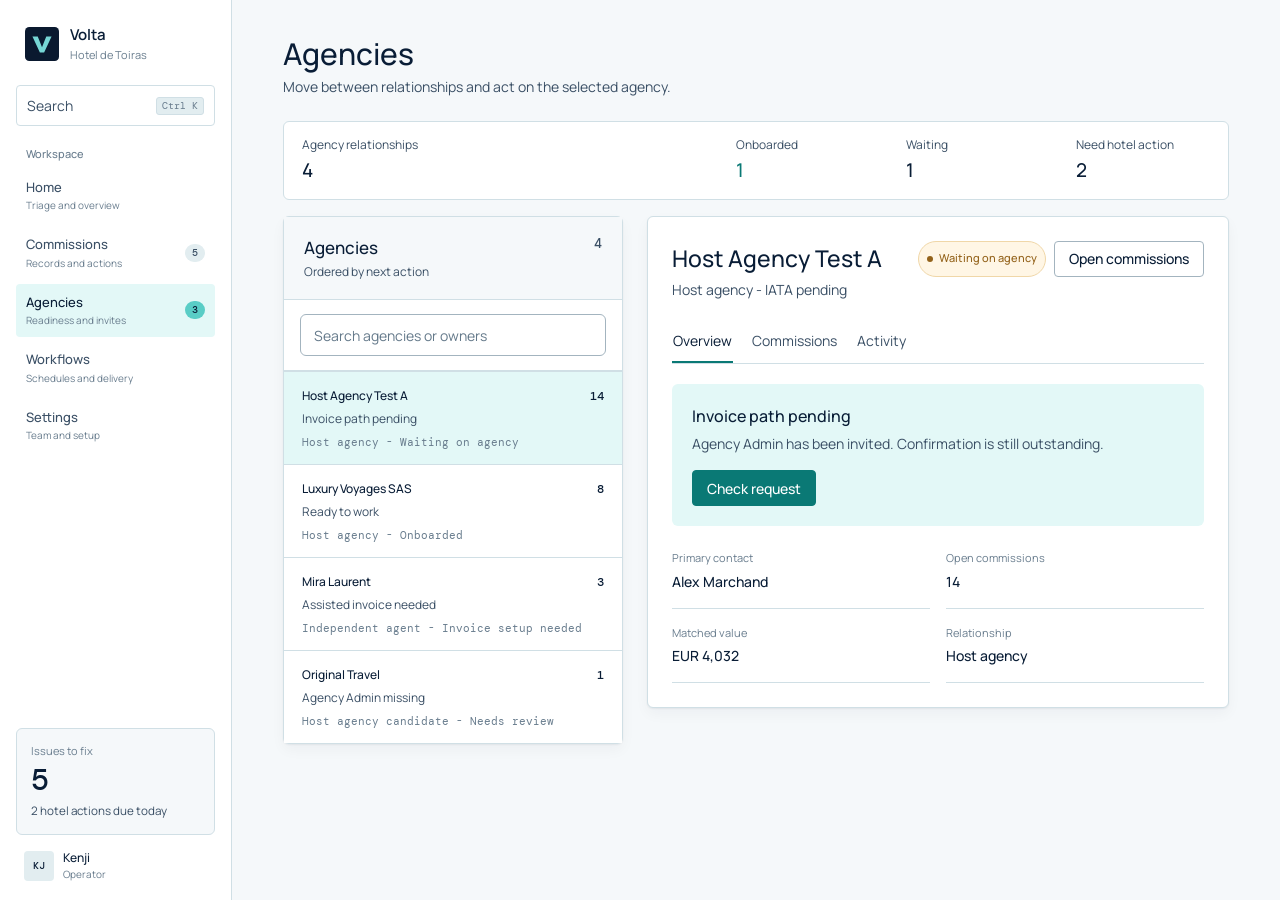
<file: dashboard/agencies.html>
<!doctype html>
<html lang="en">
<head>
<meta charset="utf-8">
<meta name="viewport" content="width=device-width,initial-scale=1">
<title>Volta Workspace Layout Prototype</title>
<link rel="icon" href="codex-20260707-volta-icon-navy-turquoise.svg" type="image/svg+xml">
<link rel="preconnect" href="https://fonts.googleapis.com">
<link rel="preconnect" href="https://fonts.gstatic.com" crossorigin>
<link href="https://fonts.googleapis.com/css2?family=DM+Mono:wght@400;500&family=Manrope:wght@400;500;600&display=swap" rel="stylesheet">
<style>
:root{
  --navy:#071d35;
  --navy-2:#0d2a49;
  --teal:#0a7975;
  --teal-2:#59cdc6;
  --teal-soft:#e3f8f7;
  --canvas:#f0f7f9;
  --canvas-2:#f5f8fa;
  --surface:#fff;
  --surface-2:#e2edf0;
  --ink:#091d36;
  --ink-2:#3a4f65;
  --ink-3:#697d8e;
  --line:#d0dfe5;
  --line-strong:#a3b4bf;
  --warning:#93621a;
  --warning-soft:#fff6e5;
  --danger:#b33f46;
  --danger-soft:#fff0f1;
  --success:#18775d;
  --success-soft:#e9f6f1;
  --info:#356d91;
  --info-soft:#edf5fa;
  --review-line:#edc4c8;
  --wait-line:#f0d7a8;
  --ready-line:#b9ddce;
  --info-line:#c5dbe8;
  --radius:6px;
  --control-radius:4px;
  --shadow:0 1px 2px rgb(9 29 54 / .06),0 6px 14px rgb(9 29 54 / .04);
  --focus-ring:0 0 0 3px var(--teal-soft),0 0 0 5px var(--teal);
  --sidebar:232px;
  --gutter:24px;
  --baseline:8px;
  --max:1360px;
  --sans:Manrope,Inter,Segoe UI,sans-serif;
  --mono:"DM Mono",Consolas,monospace;
}
*{box-sizing:border-box}
html{background:var(--canvas);color:var(--ink);font:14px/1.5 var(--sans)}
body{margin:0;min-width:320px;background:var(--canvas)}
button,input{font:inherit}
button,a{outline-offset:3px}
button:focus-visible,a:focus-visible,input:focus-visible{outline:0;box-shadow:var(--focus-ring)}
button{color:inherit}
.app{min-height:100vh;display:grid;grid-template-columns:var(--sidebar) minmax(0,1fr)}
.sidebar{position:sticky;top:0;height:100vh;padding:24px 16px 18px;background:#fff;color:var(--ink);border-right:1px solid var(--line);display:flex;flex-direction:column}
.brand{display:flex;align-items:center;gap:11px;padding:0 9px 22px}
.brand-mark{display:grid;width:34px;height:34px;place-items:center}
.brand img{width:34px;height:34px}
.brand strong{display:block;font-size:15px;font-weight:600}
.brand span{display:block;color:var(--ink-3);font-size:11px}
.sidebar-search{display:flex;width:100%;align-items:center;justify-content:space-between;gap:12px;margin-bottom:20px;padding:9px 10px;border:1px solid var(--line);border-radius:var(--control-radius);background:#fff;color:var(--ink-2);cursor:pointer}
.sidebar-search kbd{border:1px solid var(--line);border-radius:3px;background:var(--surface-2);padding:1px 5px;color:var(--ink-3);font:400 10px/1.4 var(--mono)}
.workspace-label{margin:0 10px 6px;color:var(--ink-3);font-size:11px;font-weight:500}
.nav{display:grid;gap:4px}
.nav a{display:grid;grid-template-columns:minmax(0,1fr) auto;align-items:center;gap:8px;padding:9px 10px;border-radius:var(--control-radius);color:var(--ink-2);text-decoration:none}
.nav a:hover{background:var(--surface-2);color:var(--ink)}
.nav a[aria-current="page"]{background:var(--teal-soft);color:var(--ink)}
.nav-copy strong,.nav-copy span{display:block}
.nav-copy strong{font-size:13px;font-weight:500}
.nav-copy span{margin-top:1px;color:var(--ink-3);font-size:10px}
.nav small{min-width:20px;padding:2px 6px;border-radius:999px;background:var(--surface-2);text-align:center;font:500 10px/1.4 var(--mono)}
.nav a[aria-current="page"] small{background:var(--teal-2);color:var(--ink)}
.sidebar-bottom{display:grid;gap:14px;margin-top:auto}
.settle-stat{display:block;padding:14px;border:1px solid var(--line);border-radius:var(--radius);background:var(--canvas-2);color:var(--ink);text-decoration:none}
.settle-stat:hover{border-color:var(--line-strong);background:var(--teal-soft)}
.settle-stat span,.settle-stat strong{display:block}
.settle-stat span{color:var(--ink-3);font-size:11px}
.settle-stat strong{margin:4px 0;font:500 30px/1.05 var(--mono)}
.settle-stat small{color:var(--ink-2)}
.profile{display:flex;align-items:center;gap:9px;padding:0 8px}
.avatar{display:grid;width:30px;height:30px;place-items:center;border-radius:var(--control-radius);background:var(--surface-2);font:500 10px/1 var(--mono)}
.profile strong,.profile span{display:block}
.profile strong{font-size:12px;font-weight:500}
.profile span{color:var(--ink-3);font-size:10px}
.content{min-width:0;padding:36px clamp(24px,4vw,56px) 104px;background:var(--canvas-2)}
.content-inner{width:min(100%,var(--max));margin:0 auto}
.page-head{display:grid;grid-template-columns:repeat(12,minmax(0,1fr));column-gap:var(--gutter);align-items:end;margin-bottom:24px}
.head-copy{grid-column:1 / span 7}
.head-copy h1{margin:0 0 4px;font-size:30px;line-height:1.2;font-weight:500;letter-spacing:0;text-wrap:balance}
.head-copy p{max-width:66ch;margin:0;color:var(--ink-2)}
.screen-switch{grid-column:9 / -1;justify-self:end;display:inline-flex;padding:3px;background:var(--surface-2);border-radius:var(--radius)}
.screen-switch button{min-height:36px;padding:0 14px;border:0;border-radius:var(--control-radius);background:transparent;color:var(--ink-2);cursor:pointer}
.screen-switch button[aria-pressed="true"]{background:var(--surface);color:var(--ink);box-shadow:0 1px 3px rgba(0,0,0,.14)}
.summary-strip{display:flex;align-items:stretch;margin-bottom:16px;border:1px solid var(--line);border-radius:var(--radius);background:var(--surface);overflow:hidden}
.summary-item{min-width:170px;padding:14px 18px}
.summary-item:first-child{flex:1}
.summary-item span{display:block;color:var(--ink-2);font-size:12px}
.summary-item strong{display:block;margin-top:2px;font-size:19px;font-weight:500}
.summary-item em{font-style:normal;color:var(--teal);font-weight:500}
.summary-link{color:inherit;text-decoration:none;transition:background .16s}
.summary-link:hover{background:var(--teal-soft)}
.summary-link:after{content:"Open";display:block;margin-top:2px;color:var(--teal);font-size:10px}
.toolbar{display:flex;align-items:center;gap:12px;margin-bottom:16px}
.searchbox{position:relative;flex:1;max-width:420px}
.searchbox label{display:block}
.searchbox input{width:100%;height:42px;padding:0 42px 0 13px;border:1px solid var(--line-strong);border-radius:var(--radius);background:#fff;color:var(--ink)}
.searchbox input::placeholder{color:#64798a}
.search-clear{position:absolute;top:5px;right:5px;width:32px;height:32px;border:0;border-radius:var(--control-radius);background:transparent;color:var(--ink-3);cursor:pointer}
.search-clear:hover{background:var(--surface-2);color:var(--ink)}
.filters{display:flex;gap:4px;padding:3px;background:var(--surface-2);border-radius:var(--radius);overflow-x:auto}
.filter{height:34px;padding:0 12px;border:0;border-radius:var(--control-radius);background:transparent;color:var(--ink-2);white-space:nowrap;cursor:pointer}
.filter[aria-pressed="true"]{background:#fff;color:var(--ink);box-shadow:0 1px 3px rgba(0,0,0,.12)}
.btn{display:inline-flex;min-height:36px;align-items:center;justify-content:center;padding:0 14px;border:1px solid var(--line-strong);border-radius:var(--control-radius);background:#fff;color:var(--ink);font-weight:500;text-decoration:none;cursor:pointer;transition:background .16s,border-color .16s,transform .16s}
.btn:hover{background:#f7fafb}
.btn:active{transform:translateY(1px)}
.btn.primary{border-color:var(--teal);background:var(--teal);color:#fff}
.btn.primary:hover{background:#0a746f}
.btn.danger{border-color:#e3aeb4;color:var(--danger)}
.btn:disabled{border-color:var(--line);background:#eef2f4;color:#8595a1;cursor:not-allowed}
.table-shell{background:#fff;border-radius:var(--radius);overflow:hidden;box-shadow:0 2px 7px rgba(0,0,0,.07)}
.data-table{width:100%;border-collapse:collapse;table-layout:fixed}
.data-table th{padding:12px 16px;background:#f3f6f8;color:var(--ink-3);font-size:11px;font-weight:500;text-align:left}
.data-table td{padding:15px 16px;border-top:1px solid var(--line);vertical-align:middle}
.data-table tbody tr{cursor:pointer}
.data-table tbody tr:hover{background:#f7fbfb}
.data-table tbody tr[aria-selected="true"]{background:var(--teal-soft)}
.name-cell strong{display:block;font-weight:500}
.name-cell span{display:block;margin-top:2px;color:var(--ink-3);font:400 11px/1.4 var(--mono)}
.mono{font-family:var(--mono)}
.amount{font:500 14px var(--mono)}
.owner{color:var(--ink-2)}
.status{display:inline-flex;align-items:center;gap:6px;min-height:25px;padding:3px 8px;border-radius:999px;font-size:11px;font-weight:500;white-space:nowrap}
.status::before{content:"";width:6px;height:6px;border-radius:50%;background:currentColor}
.status.review{border:1px solid var(--review-line);background:var(--danger-soft);color:var(--danger)}
.status.wait{border:1px solid var(--wait-line);background:var(--warning-soft);color:var(--warning)}
.status.ready{border:1px solid var(--ready-line);background:var(--success-soft);color:var(--success)}
.status.info{border:1px solid var(--info-line);background:var(--info-soft);color:var(--info)}
.row-action{display:inline-flex;align-items:center;gap:6px;color:var(--teal);font-weight:500}
.master-grid{display:grid;grid-template-columns:340px minmax(0,1fr);gap:var(--gutter);align-items:start}
.queue-pane,.work-pane{min-width:0;border:1px solid var(--line);background:#fff;border-radius:var(--radius);box-shadow:var(--shadow)}
.pane-head{display:flex;align-items:flex-start;justify-content:space-between;gap:16px;padding:18px 20px;background:var(--canvas-2);border-bottom:1px solid var(--line)}
.pane-head h2{margin:0;font-size:17px;font-weight:500}
.pane-head p{margin:3px 0 0;color:var(--ink-2);font-size:12px}
.queue-list{display:grid}
.queue-row{width:100%;min-height:88px;padding:15px 18px;border:0;border-top:1px solid var(--line);background:#fff;text-align:left;cursor:pointer;transition:background .16s}
.queue-row:hover{background:#f7fbfb}
.queue-row[aria-pressed="true"]{background:var(--teal-soft)}
.queue-row strong{display:flex;justify-content:space-between;gap:12px;font-weight:500}
.queue-row strong span{display:block;margin-top:0;color:var(--ink);font-size:12px}
.queue-row>span{display:block;margin-top:5px;color:var(--ink-2);font-size:12px}
.queue-row small{display:block;margin-top:7px;color:var(--ink-3);font:400 11px var(--mono)}
.pane-tools{padding:14px 16px;background:#fff;border-bottom:1px solid var(--line)}
.pane-tools .searchbox{max-width:none}
.pane-link{margin:12px 16px 0}
.work-body{padding:24px}
.record-head{display:flex;align-items:flex-start;justify-content:space-between;gap:24px;margin-bottom:24px}
.record-head h2{margin:0 0 4px;font-size:23px;font-weight:500}
.record-head p{margin:0;color:var(--ink-2)}
.record-actions{display:flex;gap:8px;flex-wrap:wrap;justify-content:flex-end}
.decision{padding:20px;background:var(--teal-soft);border-radius:var(--radius);margin-bottom:24px}
.decision h3{margin:0 0 5px;font-size:16px;font-weight:500}
.decision p{max-width:68ch;margin:0 0 16px;color:var(--ink-2)}
.choice-row{display:flex;gap:8px;flex-wrap:wrap}
.choice{padding:11px 13px;border:1px solid var(--line-strong);border-radius:var(--radius);background:#fff;text-align:left;cursor:pointer}
.choice[aria-pressed="true"]{border-color:var(--teal);box-shadow:inset 0 0 0 1px var(--teal)}
.choice strong{display:block;font:500 15px var(--mono)}
.choice span{display:block;color:var(--ink-2);font-size:11px}
.facts{display:grid;grid-template-columns:repeat(2,minmax(0,1fr));gap:16px}
.fact{padding:0 0 16px;border-bottom:1px solid var(--line)}
.fact span{display:block;color:var(--ink-3);font-size:11px}
.fact strong{display:block;margin-top:4px;font-weight:500}
.tabs{display:flex;gap:18px;margin:-4px 0 20px;border-bottom:1px solid var(--line)}
.tab{padding:10px 1px;border:0;border-bottom:2px solid transparent;background:transparent;color:var(--ink-2);cursor:pointer;transition:color .16s,border-color .16s}
.tab:hover{color:var(--ink)}
.tab[aria-selected="true"]{border-color:var(--teal);color:var(--ink)}
.action-groups{display:grid;gap:24px}
.action-group{background:#fff;border-radius:var(--radius);box-shadow:0 2px 7px rgba(0,0,0,.07);overflow:hidden}
.group-head{display:flex;align-items:center;justify-content:space-between;gap:20px;padding:15px 18px;background:#f3f6f8}
.group-head h2{margin:0;font-size:16px;font-weight:500}
.group-head p{margin:2px 0 0;color:var(--ink-2);font-size:12px}
.group-count{font:500 13px var(--mono);color:var(--ink-2)}
.group-row{display:grid;grid-template-columns:minmax(220px,1.5fr) minmax(160px,1fr) 130px 140px;gap:18px;align-items:center;width:100%;padding:14px 18px;border:0;border-top:1px solid var(--line);background:#fff;text-align:left;cursor:pointer}
.group-row:hover{background:#f8fbfc}
.group-row strong{font-weight:500}
.group-row span{color:var(--ink-2)}
.inline-detail{display:grid;grid-template-columns:minmax(0,1.3fr) minmax(280px,.7fr);gap:24px;padding:24px;background:#f8fbfc;border-top:1px solid var(--line)}
.inline-detail h3{margin:0 0 5px;font-size:19px;font-weight:500}
.inline-detail p{margin:0;color:var(--ink-2)}
.inline-action{padding:18px;background:#fff;border-radius:var(--radius);box-shadow:0 2px 7px rgba(0,0,0,.07)}
.inline-action strong{display:block;margin-bottom:5px;font-weight:500}
.inline-action p{margin-bottom:14px;font-size:12px}
.drawer-backdrop{position:fixed;inset:0;background:rgba(7,31,55,.28);z-index:20}
.drawer{position:fixed;z-index:21;top:0;right:0;width:min(520px,100%);height:100vh;padding:24px;background:#fff;box-shadow:-8px 0 18px rgba(0,0,0,.18);overflow:auto}
.drawer-head{display:flex;align-items:flex-start;justify-content:space-between;gap:20px;margin-bottom:22px}
.drawer-head h2{margin:0 0 4px;font-size:23px;font-weight:500}
.drawer-head p{margin:0;color:var(--ink-2)}
.icon-btn{width:40px;height:40px;border:1px solid var(--line-strong);border-radius:var(--radius);background:#fff;cursor:pointer;font-size:20px;line-height:1}
.drawer-section{padding:18px 0;border-top:1px solid var(--line)}
.drawer-section h3{margin:0 0 12px;font-size:15px;font-weight:500}
.drawer-actions{display:flex;gap:8px;flex-wrap:wrap;margin-top:20px}
.prototype-bar{position:fixed;z-index:30;left:50%;bottom:18px;transform:translateX(-50%);display:flex;align-items:center;gap:8px;padding:6px;border-radius:999px;background:var(--navy);color:#fff;box-shadow:var(--shadow)}
.prototype-bar button{width:40px;height:40px;border:0;border-radius:50%;background:#173b55;color:#fff;cursor:pointer;font-size:18px}
.prototype-bar button:hover{background:#20506e}
.published .prototype-bar,.published .screen-switch{display:none}
.prototype-label{min-width:190px;text-align:center}
.prototype-label strong{display:block;font-weight:500}
.prototype-label span{display:block;color:#a9bdcc;font-size:10px}
.toast{position:fixed;z-index:40;right:22px;bottom:22px;padding:12px 16px;border-radius:var(--radius);background:var(--navy);color:#fff;box-shadow:var(--shadow)}
.empty{display:grid;justify-items:center;gap:6px;padding:48px 20px;text-align:center;color:var(--ink-2)}
.empty strong{font-size:14px;font-weight:500;color:var(--ink)}
.empty p{margin:0;font-size:12px}
.empty .btn{margin-top:6px}
[hidden]{display:none!important}
@media(max-width:1100px){
  .head-copy{grid-column:1 / span 8}
  .screen-switch{grid-column:9 / -1}
  .data-table th:nth-child(5),.data-table td:nth-child(5){display:none}
  .group-row{grid-template-columns:minmax(210px,1.5fr) minmax(150px,1fr) 120px}
  .group-row>*:nth-child(4){display:none}
}
@media(max-width:900px){
  .app{display:block}
  .sidebar{position:static;width:100%;height:auto;padding:14px 16px}
  .brand{padding:0}
  .sidebar-search,.workspace-label,.sidebar-bottom{display:none}
  .nav{display:flex;gap:4px;margin-top:12px;overflow-x:auto}
  .nav a{flex:0 0 auto}
  .nav-copy span{display:none}
  .content{padding:24px 16px 100px}
  .page-head{display:flex;align-items:flex-start;justify-content:space-between;gap:16px}
  .head-copy h1{font-size:26px}
  .screen-switch{justify-self:auto}
  .summary-strip{overflow-x:auto}
  .summary-item:first-child{flex:0 0 220px}
  .master-grid{grid-template-columns:1fr}
  .queue-pane{max-height:none;overflow:visible}
  .inline-detail{grid-template-columns:1fr}
}
@media(max-width:700px){
  .page-head{display:grid;grid-template-columns:1fr}
  .content-inner,.page-head,.head-copy{min-width:0;width:100%;max-width:100%}
  .head-copy,.screen-switch{grid-column:1}
  .head-copy p{width:100%;max-width:100%;white-space:normal;overflow-wrap:anywhere}
  .screen-switch{width:100%;justify-self:stretch}
  .screen-switch button{flex:1}
  .summary-strip{display:grid;grid-template-columns:repeat(2,minmax(0,1fr));overflow:visible}
  .summary-item:first-child{flex:auto}
  .toolbar{align-items:stretch;flex-direction:column}
  .searchbox{max-width:none}
  .filters{width:100%}
  .table-shell{overflow-x:auto}
  .data-table{min-width:720px}
  .data-table th:nth-child(5),.data-table td:nth-child(5){display:table-cell}
  .record-head{display:grid}
  .record-actions{justify-content:flex-start}
  .facts{grid-template-columns:1fr}
  .group-row{grid-template-columns:minmax(180px,1fr) auto}
  .group-row>*:nth-child(2),.group-row>*:nth-child(4){display:none}
  .prototype-label{min-width:150px}
}
@media(prefers-reduced-motion:reduce){*{scroll-behavior:auto!important;transition:none!important}}
</style>
</head>
<body class="published">
<div class="app">
  <aside class="sidebar">
    <div class="brand"><div class="brand-mark"><img src="codex-20260707-volta-icon-navy-turquoise.svg" alt=""></div><div><strong>Volta</strong><span>Hotel de Toiras</span></div></div>
    <button class="sidebar-search" type="button"><span>Search</span><kbd>Ctrl K</kbd></button>
    <div class="workspace-label">Workspace</div>
    <nav class="nav" aria-label="Primary navigation">
      <a href="index.html" data-wire="home"><span class="nav-copy"><strong>Home</strong><span>Triage and overview</span></span></a>
      <a href="commissions.html?view=all" data-nav="commissions"><span class="nav-copy"><strong>Commissions</strong><span>Records and actions</span></span><small>5</small></a>
      <a href="agencies.html?view=all" data-nav="agencies"><span class="nav-copy"><strong>Agencies</strong><span>Readiness and invites</span></span><small>3</small></a>
      <a href="workflows.html" data-wire="workflows"><span class="nav-copy"><strong>Workflows</strong><span>Schedules and delivery</span></span></a>
      <a href="settings.html" data-wire="settings"><span class="nav-copy"><strong>Settings</strong><span>Team and setup</span></span></a>
    </nav>
    <div class="sidebar-bottom">
      <a class="settle-stat" href="commissions.html?view=issues"><span>Issues to fix</span><strong>5</strong><small>2 hotel actions due today</small></a>
      <div class="profile"><div class="avatar">KJ</div><div><strong>Kenji</strong><span>Operator</span></div></div>
    </div>
  </aside>
  <main class="content">
    <div class="content-inner" id="surface"></div>
  </main>
</div>
<div class="prototype-bar" role="group" aria-label="Layout variants">
  <button type="button" data-previous aria-label="Previous layout">&#8592;</button>
  <div class="prototype-label"><strong data-variant-name></strong><span>Layout prototype</span></div>
  <button type="button" data-next aria-label="Next layout">&#8594;</button>
</div>
<div id="overlay"></div>
<div class="toast" role="status" aria-live="polite" hidden></div>
<script>
const commissionRows=[
  {id:'RES-10491',agency:'Host Agency Test A',stay:'12-17 Mar 2026',amount:'EUR 288',state:'Needs review',kind:'review',owner:'Hotel',source:'OPERA',next:'Choose rate',detail:'Carried rate conflict',secondary:'Agency and import values differ by EUR 38.'},
  {id:'RES-10482',agency:'Elite Voyages Paris',stay:'8-11 Mar 2026',amount:'EUR 310',state:'Needs review',kind:'review',owner:'Hotel',source:'OPERA',next:'Check duplicate',detail:'Possible duplicate',secondary:'Two adjacent booking references may describe the same stay.'},
  {id:'HOST-A-001',agency:'Host Agency Test A',stay:'14 open records',amount:'EUR 4,032',state:'Waiting on agency',kind:'wait',owner:'Agency',source:'CSV',next:'Check request',detail:'Invoice path pending',secondary:'Agency Admin has been invited but has not confirmed the invoice route.'},
  {id:'COM-1147',agency:'Luxury Voyages SAS',stay:'20-24 Mar 2026',amount:'EUR 534',state:'Ready for approval',kind:'ready',owner:'Approver',source:'OHIP',next:'Review record',detail:'Invoice received',secondary:'Hotel review is complete and the record is ready for explicit approval.'},
  {id:'IND-2041',agency:'Mira Laurent',stay:'4-6 Apr 2026',amount:'EUR 360',state:'Ready to issue',kind:'info',owner:'Hotel',source:'Manual',next:'Prepare invoice',detail:'Assisted invoice',secondary:'Relationship and rate are confirmed.'}
];
const agencyRows=[
  {id:'host-a',name:'Host Agency Test A',type:'Host agency',value:'EUR 4,032',open:'14',state:'Waiting on agency',kind:'wait',contact:'Alex Marchand',iata:'IATA pending',next:'Check request',detail:'Invoice path pending',secondary:'Agency Admin has been invited. Confirmation is still outstanding.'},
  {id:'luxury',name:'Luxury Voyages SAS',type:'Host agency',value:'EUR 5,820',open:'8',state:'Onboarded',kind:'ready',contact:'Sophie Marchand',iata:'IATA 23561820',next:'Open commissions',detail:'Ready to work',secondary:'Profile, admin, and external invoice path are confirmed.'},
  {id:'mira',name:'Mira Laurent',type:'Independent agent',value:'EUR 940',open:'3',state:'Invoice setup needed',kind:'info',contact:'Mira Laurent',iata:'No host agency',next:'Request details',detail:'Assisted invoice needed',secondary:'Direct contact is confirmed; invoice details are still missing.'},
  {id:'original',name:'Original Travel',type:'Host agency candidate',value:'EUR 420',open:'1',state:'Needs review',kind:'review',contact:'No admin contact',iata:'IATA 90234518',next:'Find contact',detail:'Agency Admin missing',secondary:'An authorized contact is required before an invitation can be sent.'}
];
const variants={A:'A - Queue + drawer',B:'B - Two-pane workbench',C:'C - Action groups'};
const params=new URLSearchParams(location.search);
const isPublished=document.body.classList.contains('published');
const pathScreen=location.pathname.toLowerCase().includes('agencies')?'agencies':'commissions';
let state={screen:isPublished?(params.get('screen')==='agencies'||params.get('screen')==='commissions'?params.get('screen'):pathScreen):(params.get('screen')==='agencies'?'agencies':'commissions'),variant:isPublished?(params.get('view')==='all'?'A':'B'):(['A','B','C'].includes(params.get('variant'))?params.get('variant'):'A'),selectedCommission:params.get('record')||'RES-10491',selectedAgency:params.get('agency')||'host-a',filter:'all',query:''};
/* DEV WIRING MAP: replace these artifact paths with live routes when the app router is connected. */
const NAV_WIRES=Object.freeze({home:'dashboard/index.html',commissions:'dashboard/commissions.html',agencies:'dashboard/agencies.html',commissionDetail:'dashboard/commission-detail.html',agencyRequest:'dashboard/agencies.html?agency=host-a',commissionQueue:'dashboard/commissions.html?view=issues'});
const surface=document.getElementById('surface');
const overlay=document.getElementById('overlay');
const toast=document.querySelector('.toast');
const status=(label,kind)=>`<span class="status ${kind}">${label}</span>`;
function pageHeader(title,copy){return `<header class="page-head"><div class="head-copy"><h1>${title}</h1><p>${copy}</p></div><div class="screen-switch" role="group" aria-label="Prototype page"><button type="button" data-screen="commissions" aria-pressed="${state.screen==='commissions'}">Commissions</button><button type="button" data-screen="agencies" aria-pressed="${state.screen==='agencies'}">Agencies</button></div></header>`}
function commissionSummary(){const issueLink=isPublished?'commissions.html?view=issues':'?screen=commissions&variant=B';return `<div class="summary-strip"><div class="summary-item"><span>Open commission value</span><strong>EUR 6,189</strong></div><a class="summary-item summary-link" href="${issueLink}" data-wire="summary-issues"><span>Issues to fix</span><strong><em>2</em></strong></a><div class="summary-item"><span>Waiting on agency</span><strong>14</strong></div><div class="summary-item"><span>Ready for approval</span><strong>1</strong></div></div>`}
function agencySummary(){return `<div class="summary-strip"><div class="summary-item"><span>Agency relationships</span><strong>4</strong></div><div class="summary-item"><span>Onboarded</span><strong><em>1</em></strong></div><div class="summary-item"><span>Waiting</span><strong>1</strong></div><div class="summary-item"><span>Need hotel action</span><strong>2</strong></div></div>`}
function searchControl(type,compact=false){const placeholder=compact?(type==='commissions'?'Search commissions or references':'Search agencies or owners'):`Search ${type}, references, or owners`;return `<div class="searchbox"><label><span hidden>Search ${type}</span><input type="search" data-search placeholder="${placeholder}" value="${state.query}"></label>${state.query?'<button class="search-clear" type="button" data-clear-search aria-label="Clear search">x</button>':''}</div>`}
function toolbar(type){
  const filters=type==='commissions'?[['all','All'],['review','Needs review'],['wait','Waiting'],['ready','Ready']]:[['all','All'],['review','Hotel action'],['wait','Waiting'],['ready','Onboarded']];
  return `<div class="toolbar">${searchControl(type)}<div class="filters" role="group" aria-label="${type} filters">${filters.map(([key,label])=>`<button class="filter" type="button" data-filter="${key}" aria-pressed="${state.filter===key}">${label}</button>`).join('')}</div></div>`;
}
function workbenchSearch(type){return `<div class="pane-tools">${searchControl(type,true)}</div>`}
function filtered(rows){return rows.filter(row=>(state.filter==='all'||row.kind===state.filter)&&(!state.query||JSON.stringify(row).toLowerCase().includes(state.query.toLowerCase())))}
function emptyState(type){const noun=type==='commission'?'commissions':'agencies';return `<div class="table-shell empty"><strong>No ${noun} match</strong><p>Try a different search or filter.</p>${state.query?'<button class="btn" type="button" data-clear-search>Clear search</button>':''}</div>`}
function commissionsTable(){
  const rows=filtered(commissionRows);
  if(!rows.length)return emptyState('commission');
  return `<div class="table-shell"><table class="data-table"><thead><tr><th style="width:28%">Commission</th><th style="width:17%">Status</th><th style="width:13%">Owner</th><th style="width:13%">Amount</th><th style="width:12%">Source</th><th>Next action</th></tr></thead><tbody>${rows.map(row=>`<tr tabindex="0" data-commission="${row.id}" aria-selected="${state.selectedCommission===row.id}"><td class="name-cell"><strong>${row.agency}</strong><span>${row.id} - ${row.stay}</span></td><td>${status(row.state,row.kind)}</td><td class="owner">${row.owner}</td><td class="amount">${row.amount}</td><td class="mono">${row.source}</td><td><span class="row-action">${row.next} &#8594;</span></td></tr>`).join('')}</tbody></table></div>`;
}
function agenciesTable(){
  const rows=filtered(agencyRows);
  if(!rows.length)return emptyState('agency');
  return `<div class="table-shell"><table class="data-table"><thead><tr><th style="width:27%">Agency</th><th style="width:17%">Readiness</th><th style="width:18%">Contact</th><th style="width:11%">Open</th><th style="width:13%">Matched</th><th>Next action</th></tr></thead><tbody>${rows.map(row=>`<tr tabindex="0" data-agency="${row.id}" aria-selected="${state.selectedAgency===row.id}"><td class="name-cell"><strong>${row.name}</strong><span>${row.type} - ${row.iata}</span></td><td>${status(row.state,row.kind)}</td><td class="owner">${row.contact}</td><td class="mono">${row.open}</td><td class="amount">${row.value}</td><td><span class="row-action">${row.next} &#8594;</span></td></tr>`).join('')}</tbody></table></div>`;
}
function commissionWork(row){const detailControl=isPublished?`<a class="btn" href="commission-detail.html?record=${encodeURIComponent(row.id)}" data-wire="commission-detail">Open full record</a>`:`<button class="btn" type="button" data-action="Open full record">Open full record</button>`;return `<div class="work-body"><div class="record-head"><div><h2>${row.agency}</h2><p class="mono">${row.id} - ${row.amount} - ${row.source}</p></div><div class="record-actions">${status(row.state,row.kind)}${detailControl}</div></div><section class="decision"><h3>${row.detail}</h3><p>${row.secondary}</p>${row.kind==='review'?`<div class="choice-row"><button class="choice" type="button" aria-pressed="true"><strong>EUR 288</strong><span>Imported rate</span></button><button class="choice" type="button" aria-pressed="false"><strong>EUR 250</strong><span>Agency value</span></button></div>`:`<button class="btn primary" type="button" data-action="${row.next}" data-wire="commission-action">${row.next}</button>`}</section><div class="facts"><div class="fact"><span>Stay</span><strong>${row.stay}</strong></div><div class="fact"><span>Next owner</span><strong>${row.owner}</strong></div><div class="fact"><span>Source</span><strong>${row.source}</strong></div><div class="fact"><span>Approval</span><strong>${row.kind==='ready'?'Available after review':'Not yet available'}</strong></div></div><div class="drawer-actions">${row.kind==='review'?`<button class="btn primary" type="button" data-action="Save resolution" data-wire="commission-resolution">Save resolution</button><button class="btn danger" type="button" data-action="Escalate issue" data-wire="commission-escalation">Escalate</button>`:''}</div></div>`}
function agencyWork(row){const agencyControl=isPublished?`<a class="btn" href="commissions.html?view=all&amp;agency=${encodeURIComponent(row.id)}" data-wire="agency-to-commissions">Open commissions</a>`:`<button class="btn" type="button" data-action="Open agency profile">Open full profile</button>`;return `<div class="work-body"><div class="record-head"><div><h2>${row.name}</h2><p>${row.type} - ${row.iata}</p></div><div class="record-actions">${status(row.state,row.kind)}${agencyControl}</div></div><div class="tabs" role="tablist" aria-label="Agency detail views"><button class="tab" type="button" role="tab" aria-selected="true">Overview</button><button class="tab" type="button" role="tab" aria-selected="false">Commissions</button><button class="tab" type="button" role="tab" aria-selected="false">Activity</button></div><section class="decision"><h3>${row.detail}</h3><p>${row.secondary}</p><button class="btn primary" type="button" data-action="${row.next}" data-wire="agency-action">${row.next}</button></section><div class="facts"><div class="fact"><span>Primary contact</span><strong>${row.contact}</strong></div><div class="fact"><span>Open commissions</span><strong>${row.open}</strong></div><div class="fact"><span>Matched value</span><strong>${row.value}</strong></div><div class="fact"><span>Relationship</span><strong>${row.type}</strong></div></div></div>`}
function queue(items,type){return `<div class="queue-list">${items.length?items.map(row=>`<button class="queue-row" type="button" data-${type}="${row.id}" aria-pressed="${type==='commission'?state.selectedCommission===row.id:state.selectedAgency===row.id}"><strong><span>${type==='commission'?row.agency:row.name}</span><span class="mono">${type==='commission'?row.amount:row.open}</span></strong><span>${row.detail}</span><small>${type==='commission'?row.id:row.type} - ${row.state}</small></button>`).join(''):`<div class="empty">No matching records.</div>`}</div>`}
function commissionsA(){return `${pageHeader('Commissions','Find the records that need a decision, then move eligible work forward.')}${commissionSummary()}${toolbar('commissions')}${isPublished?'<a class="btn" href="commissions.html?view=issues" data-wire="all-to-issues">Issues to fix</a>':''}${commissionsTable()}`}
function agenciesA(){return `${pageHeader('Agencies','See which relationships are ready and who needs a clear request next.')}${agencySummary()}${toolbar('agencies')}${agenciesTable()}`}
function commissionsB(){const row=commissionRows.find(item=>item.id===state.selectedCommission)||commissionRows[0];const rows=filtered(commissionRows);return `${pageHeader('Commissions','Resolve issues without losing the wider queue.')}${commissionSummary()}<div class="master-grid"><section class="queue-pane"><header class="pane-head"><div><h2>Issues to fix</h2><p>Ordered by hotel impact</p></div><span class="group-count" aria-live="polite">${rows.length}</span></header>${workbenchSearch('commissions')}<a class="btn pane-link" href="${isPublished?'commissions.html?view=all':'?screen=commissions&variant=A'}" data-wire="issues-to-all">All commissions</a>${rows.length?queue(rows,'commission'):emptyState('commission')}</section><section class="work-pane">${commissionWork(row)}</section></div>`}
function agenciesB(){const row=agencyRows.find(item=>item.id===state.selectedAgency)||agencyRows[0];const rows=filtered(agencyRows);return `${pageHeader('Agencies','Move between relationships and act on the selected agency.')}${agencySummary()}<div class="master-grid"><section class="queue-pane"><header class="pane-head"><div><h2>Agencies</h2><p>Ordered by next action</p></div><span class="group-count">${rows.length}</span></header>${workbenchSearch('agencies')}${queue(rows,'agency')}</section><section class="work-pane">${agencyWork(row)}</section></div>`}
function commissionGroup(title,copy,kind){const rows=commissionRows.filter(row=>row.kind===kind);return `<section class="action-group"><header class="group-head"><div><h2>${title}</h2><p>${copy}</p></div><span class="group-count">${rows.length}</span></header>${rows.map(row=>`<button class="group-row" type="button" data-inline-commission="${row.id}"><strong>${row.agency}<small class="mono" style="display:block;color:var(--ink-3);font-weight:400">${row.id}</small></strong><span>${row.detail}</span><span class="amount">${row.amount}</span><span class="row-action">${row.next} &#8594;</span></button>${state.selectedCommission===row.id?`<div class="inline-detail"><div><h3>${row.detail}</h3><p>${row.secondary}</p></div><div class="inline-action"><strong>${row.next}</strong><p>Owner: ${row.owner}</p><button class="btn primary" type="button" data-action="${row.next}">${row.next}</button></div></div>`:''}`).join('')}</section>`}
function agencyGroup(title,copy,kinds){const rows=agencyRows.filter(row=>kinds.includes(row.kind));return `<section class="action-group"><header class="group-head"><div><h2>${title}</h2><p>${copy}</p></div><span class="group-count">${rows.length}</span></header>${rows.map(row=>`<button class="group-row" type="button" data-inline-agency="${row.id}"><strong>${row.name}<small style="display:block;color:var(--ink-3);font-weight:400">${row.type}</small></strong><span>${row.detail}</span><span class="amount">${row.value}</span><span class="row-action">${row.next} &#8594;</span></button>${state.selectedAgency===row.id?`<div class="inline-detail"><div><h3>${row.detail}</h3><p>${row.secondary}</p></div><div class="inline-action"><strong>${row.next}</strong><p>${row.contact}</p><button class="btn primary" type="button" data-action="${row.next}">${row.next}</button></div></div>`:''}`).join('')}</section>`}
function commissionsC(){return `${pageHeader('Commissions by next action','Work from responsibility and urgency instead of scanning every status equally.')}${commissionSummary()}<div class="action-groups">${commissionGroup('Hotel action','Decisions that change today\'s commission work.','review')}${commissionGroup('Waiting on agency','Requests already sent; follow up only when needed.','wait')}${commissionGroup('Ready to move','Verified records with a defined next step.','ready')}${commissionGroup('Invoice work','Records ready for the hotel invoice flow.','info')}</div>`}
function agenciesC(){return `${pageHeader('Agency actions','Organize relationships around the work required to move commissions.')}${agencySummary()}<div class="action-groups">${agencyGroup('Hotel action','A contact, relationship, or invoice route needs a hotel decision.',['review','info'])}${agencyGroup('Waiting on agency','A clear request has been sent.',['wait'])}${agencyGroup('Ready','Relationship and operational contact are confirmed.',['ready'])}</div>`}
function render(){
  overlay.innerHTML='';
  const fn=state.screen==='commissions'?{A:commissionsA,B:commissionsB,C:commissionsC}[state.variant]:{A:agenciesA,B:agenciesB,C:agenciesC}[state.variant];
  surface.innerHTML=fn();
  document.querySelectorAll('[data-nav]').forEach(link=>link.setAttribute('aria-current',link.dataset.nav===state.screen?'page':'false'));
  document.querySelector('[data-variant-name]').textContent=variants[state.variant];
  bind();
  const next=new URL(location.href);next.searchParams.set('screen',state.screen);if(isPublished){next.searchParams.set('view',state.variant==='A'?'all':'issues');next.searchParams.delete('variant')}else next.searchParams.set('variant',state.variant);history.replaceState({},'',next);
}
function bind(){
  document.querySelectorAll('[data-screen]').forEach(button=>button.addEventListener('click',()=>{state.screen=button.dataset.screen;state.filter='all';state.query='';render()}));
  document.querySelectorAll('[data-filter]').forEach(button=>button.addEventListener('click',()=>{state.filter=button.dataset.filter;render()}));
  document.querySelectorAll('[data-clear-search]').forEach(button=>button.addEventListener('click',()=>{state.query='';render();document.querySelector('[data-search]')?.focus()}));
  const search=document.querySelector('[data-search]');if(search)search.addEventListener('input',event=>{const caret=event.target.selectionStart??event.target.value.length;state.query=event.target.value;render();const nextInput=document.querySelector('[data-search]');if(nextInput){nextInput.focus();const nextCaret=Math.min(caret,nextInput.value.length);nextInput.setSelectionRange(nextCaret,nextCaret)}});
  document.querySelectorAll('tr[data-commission]').forEach(row=>row.addEventListener('click',()=>{state.selectedCommission=row.dataset.commission;openCommission(row.dataset.commission)}));
  document.querySelectorAll('tr[data-agency]').forEach(row=>row.addEventListener('click',()=>{state.selectedAgency=row.dataset.agency;openAgency(row.dataset.agency)}));
  document.querySelectorAll('.queue-row[data-commission]').forEach(row=>row.addEventListener('click',()=>{state.selectedCommission=row.dataset.commission;render()}));
  document.querySelectorAll('.queue-row[data-agency]').forEach(row=>row.addEventListener('click',()=>{state.selectedAgency=row.dataset.agency;render()}));
  document.querySelectorAll('[data-inline-commission]').forEach(row=>row.addEventListener('click',()=>{state.selectedCommission=state.selectedCommission===row.dataset.inlineCommission?'':row.dataset.inlineCommission;render()}));
  document.querySelectorAll('[data-inline-agency]').forEach(row=>row.addEventListener('click',()=>{state.selectedAgency=state.selectedAgency===row.dataset.inlineAgency?'':row.dataset.inlineAgency;render()}));
  document.querySelectorAll('[data-action]').forEach(button=>button.addEventListener('click',()=>showToast(button.dataset.action)));
  document.querySelectorAll('.choice').forEach(choice=>choice.addEventListener('click',()=>{document.querySelectorAll('.choice').forEach(node=>node.setAttribute('aria-pressed',String(node===choice)))}));
  document.querySelectorAll('.tab').forEach(tab=>tab.addEventListener('click',()=>{document.querySelectorAll('.tab').forEach(node=>node.setAttribute('aria-selected',String(node===tab)))}));
  document.querySelectorAll('tr[data-commission],tr[data-agency]').forEach(row=>row.addEventListener('keydown',event=>{if(event.key==='Enter'||event.key===' '){event.preventDefault();row.click()}}));
}
function openCommission(id){const row=commissionRows.find(item=>item.id===id);overlay.innerHTML=`<div class="drawer-backdrop" data-close></div><aside class="drawer" tabindex="-1" aria-labelledby="drawer-title"><div class="drawer-head"><div><h2 id="drawer-title">${row.agency}</h2><p class="mono">${row.id} - ${row.amount}</p></div><button class="icon-btn" type="button" data-close aria-label="Close details">&#215;</button></div>${commissionWork(row)}</aside>`;bindOverlay()}
function openAgency(id){const row=agencyRows.find(item=>item.id===id);overlay.innerHTML=`<div class="drawer-backdrop" data-close></div><aside class="drawer" tabindex="-1" aria-labelledby="drawer-title"><div class="drawer-head"><div><h2 id="drawer-title">${row.name}</h2><p>${row.type}</p></div><button class="icon-btn" type="button" data-close aria-label="Close details">&#215;</button></div>${agencyWork(row)}</aside>`;bindOverlay()}
function bindOverlay(){overlay.querySelectorAll('[data-close]').forEach(node=>node.addEventListener('click',()=>overlay.innerHTML=''));overlay.querySelectorAll('[data-action]').forEach(button=>button.addEventListener('click',()=>showToast(button.dataset.action)));overlay.querySelectorAll('.choice').forEach(choice=>choice.addEventListener('click',()=>{overlay.querySelectorAll('.choice').forEach(node=>node.setAttribute('aria-pressed',String(node===choice)))}));overlay.querySelector('.drawer')?.focus()}
function showToast(message){toast.textContent=message;toast.hidden=false;clearTimeout(window.toastTimer);window.toastTimer=setTimeout(()=>toast.hidden=true,1800)}
function cycle(direction){const keys=['A','B','C'];state.variant=keys[(keys.indexOf(state.variant)+direction+keys.length)%keys.length];render()}
document.querySelector('[data-previous]').addEventListener('click',()=>cycle(-1));
document.querySelector('[data-next]').addEventListener('click',()=>cycle(1));
document.querySelector('.sidebar-search').addEventListener('click',()=>{const input=document.querySelector('[data-search]');if(input)input.focus();else showToast('Search is available in list views')});
document.addEventListener('keydown',event=>{if((event.metaKey||event.ctrlKey)&&event.key.toLowerCase()==='k'){event.preventDefault();const input=document.querySelector('[data-search]');if(input)input.focus();return}if(['INPUT','TEXTAREA'].includes(document.activeElement?.tagName)||document.activeElement?.isContentEditable)return;if(event.key==='ArrowLeft')cycle(-1);if(event.key==='ArrowRight')cycle(1);if(event.key==='Escape')overlay.innerHTML=''});
render();
</script>
</body>
</html>
</file>
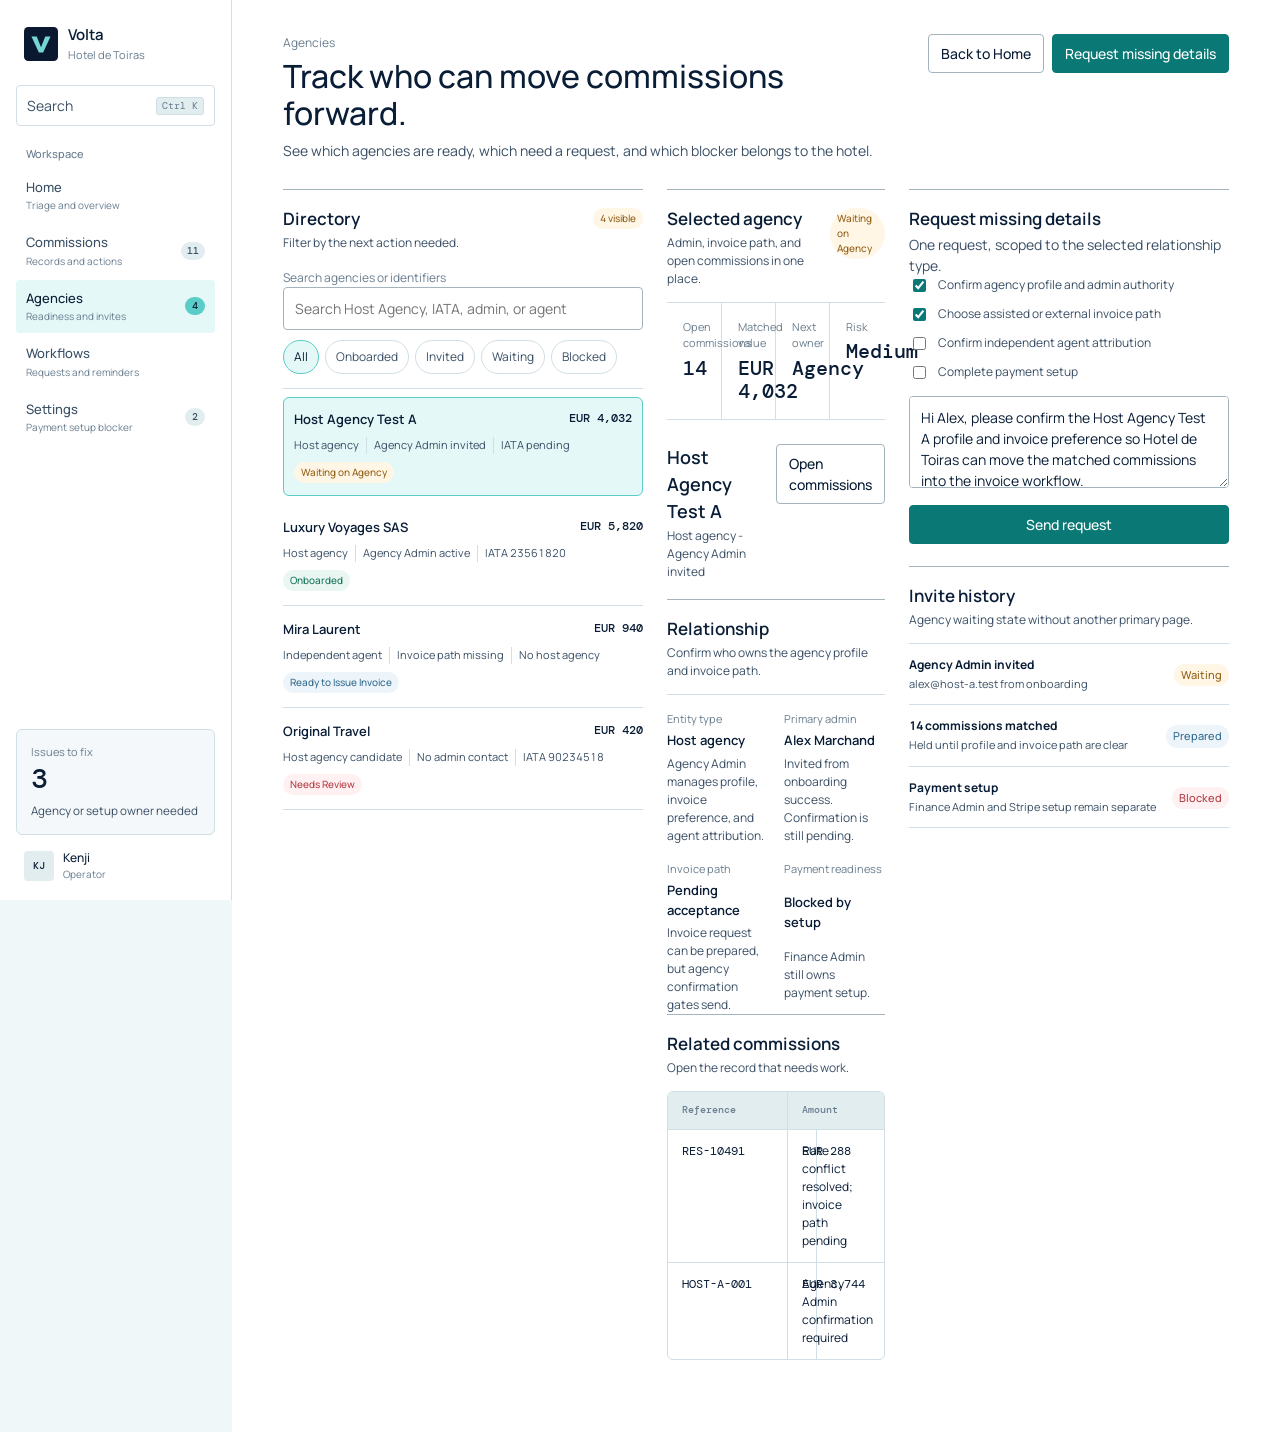
<file: dashboard/codex-20260707-agencies-readiness.html>
<!doctype html>
<html lang="en">
<head>
<meta charset="utf-8">
<meta name="viewport" content="width=device-width,initial-scale=1">
<title>Volta Agencies Readiness</title>
<link rel="preconnect" href="https://fonts.googleapis.com">
<link rel="preconnect" href="https://fonts.gstatic.com" crossorigin>
<link rel="icon" href="codex-20260707-volta-icon-navy-turquoise.svg" type="image/svg+xml">
<link href="https://fonts.googleapis.com/css2?family=DM+Mono:wght@400;500&family=Manrope:wght@400;500;600&display=swap" rel="stylesheet">
<style>
:root{
  --white:#fff;--canvas:#f0f7f9;--canvas-2:#f5f8fa;--surface:#fff;--surface-2:#e2edf0;--surface-3:#d0dfe5;
  --ink:#091d36;--ink-2:#3a4f65;--ink-3:#697d8e;--line:#d0dfe5;--line-strong:#a3b4bf;
  --accent:#59cdc6;--accent-strong:#0a7975;--accent-soft:#e3f8f7;
  --green:#18775d;--green-soft:#e9f6f1;--amber:#93621a;--amber-soft:#fff6e5;
  --red:#b33f46;--red-soft:#fff0f1;--blue:#356d91;--blue-soft:#edf5fa;
  --radius:6px;--control-radius:4px;--font:Manrope,-apple-system,BlinkMacSystemFont,"Segoe UI",sans-serif;
  --mono:"DM Mono",ui-monospace,Menlo,Consolas,monospace;
}
*{box-sizing:border-box}
html{background:var(--canvas)}
body{margin:0;color:var(--ink);background:var(--canvas);font:14px/1.5 var(--font);font-variant-numeric:tabular-nums;-webkit-font-smoothing:antialiased}
button,a,input,textarea{font:inherit}
button{color:inherit}
a{color:inherit}
button:focus-visible,a:focus-visible,input:focus-visible,textarea:focus-visible{outline:3px solid var(--accent);outline-offset:2px}
.skip-link{position:fixed;left:16px;top:-60px;z-index:50;background:var(--ink);color:var(--white);padding:10px 14px;border-radius:var(--control-radius)}
.skip-link:focus{top:16px}
.app{display:grid;grid-template-columns:232px minmax(0,1fr);min-height:100dvh}
.sidebar{position:sticky;top:0;height:100dvh;display:flex;flex-direction:column;padding:24px 16px 18px;background:var(--white);border-right:1px solid var(--line)}
.brand{display:flex;align-items:center;gap:10px;padding:0 8px 22px}
.brand-mark img{display:block;width:34px;height:34px}
.brand strong,.brand span{display:block}
.brand strong{font-size:15px;font-weight:600}
.brand span{color:var(--ink-3);font-size:11px}
.search{display:flex;width:100%;align-items:center;justify-content:space-between;gap:12px;margin-bottom:20px;padding:9px 10px;border:1px solid var(--line);border-radius:var(--control-radius);background:var(--white);color:var(--ink-2);cursor:pointer}
.search kbd{border:1px solid var(--line);border-radius:3px;background:var(--surface-2);padding:1px 5px;color:var(--ink-3);font:400 10px/1.4 var(--mono)}
.nav-label{margin:0 10px 6px;color:var(--ink-3);font-size:11px;font-weight:500}
.nav{display:grid;gap:2px}
.nav a{display:grid;grid-template-columns:minmax(0,1fr) auto;align-items:center;gap:8px;padding:9px 10px;border-radius:var(--control-radius);text-decoration:none;color:var(--ink-2)}
.nav a:hover{background:var(--surface-2);color:var(--ink)}
.nav a[aria-current="page"]{background:var(--accent-soft);color:var(--ink)}
.nav-copy strong,.nav-copy span{display:block}
.nav-copy strong{font-size:13px;font-weight:500}
.nav-copy span{margin-top:1px;color:var(--ink-3);font-size:10px}
.nav-count{min-width:20px;border-radius:999px;background:var(--surface-2);padding:2px 6px;text-align:center;font:500 10px/1.4 var(--mono)}
.nav a[aria-current="page"] .nav-count{background:var(--accent);color:var(--ink)}
.sidebar-bottom{display:grid;gap:14px;margin-top:auto}
.settle-stat{display:block;padding:14px;border:1px solid var(--line);border-radius:var(--radius);background:var(--canvas-2);text-decoration:none}
.settle-stat:hover{border-color:var(--line-strong);background:var(--accent-soft)}
.settle-stat span,.settle-stat strong{display:block}
.settle-stat span{color:var(--ink-3);font-size:11px}
.settle-stat strong{margin:4px 0;font:500 28px/1.1 var(--mono)}
.settle-stat small{color:var(--ink-2)}
.profile{display:flex;align-items:center;gap:9px;padding:0 8px}
.avatar{display:grid;width:30px;height:30px;place-items:center;border-radius:var(--control-radius);background:var(--surface-2);font:500 10px/1 var(--mono)}
.profile strong,.profile span{display:block}
.profile strong{font-size:12px;font-weight:500}
.profile span{color:var(--ink-3);font-size:10px}
.main{min-width:0;background:var(--white)}
.topbar{display:none}
.crumb{color:var(--ink-3);font-size:12px}
.topbar-actions{display:flex;align-items:center;gap:12px}
.live{display:inline-flex;align-items:center;gap:7px;color:var(--ink-2);font-size:11px}
.live::before{content:"";width:7px;height:7px;border-radius:50%;background:var(--green)}
.btn{display:inline-flex;min-height:36px;align-items:center;justify-content:center;border:1px solid var(--line-strong);border-radius:var(--control-radius);background:var(--white);padding:8px 12px;text-decoration:none;font-weight:500;cursor:pointer;transition:background .16s,border-color .16s,transform .16s}
.btn:hover{border-color:var(--ink-2);background:var(--surface-2)}
.btn:active{transform:translateY(1px)}
.btn.primary{border-color:var(--accent-strong);background:var(--accent-strong);color:var(--white)}
.btn.primary:hover{background:#075f5c}
.btn:disabled{cursor:not-allowed;opacity:.5}
.content{max-width:1440px;margin:0 auto;padding:34px clamp(24px,4vw,56px) 72px}
.page-head{display:grid;grid-template-columns:minmax(0,1fr) auto;gap:24px;align-items:start;margin-bottom:28px}
.eyeline{margin:0 0 6px;color:var(--ink-3);font-size:12px}
h1,h2,h3,p{margin-top:0}
h1{margin-bottom:8px;font-size:32px;line-height:1.15;font-weight:500;letter-spacing:0}
h2{margin-bottom:4px;font-size:17px;line-height:1.3;font-weight:600;letter-spacing:0}
h3{margin-bottom:4px;font-size:13px;font-weight:600}
.lede{max-width:68ch;margin-bottom:0;color:var(--ink-2)}
.page-actions{display:flex;gap:8px;flex-wrap:wrap;justify-content:flex-end}
.status{display:inline-flex;width:max-content;border-radius:999px;padding:3px 7px;font-size:10px;font-weight:500}
.status.good{background:var(--green-soft);color:var(--green)}
.status.warn{background:var(--amber-soft);color:var(--amber)}
.status.review{background:var(--red-soft);color:var(--red)}
.status.info{background:var(--blue-soft);color:var(--blue)}
.agency-grid{display:grid;grid-template-columns:minmax(360px,.82fr) minmax(0,1.18fr) 320px;gap:24px;align-items:start}
.directory,.profile-panel,.request-panel,.relationship,.commissions,.invites{border-top:1px solid var(--line-strong)}
.section-head{display:flex;align-items:flex-start;justify-content:space-between;gap:16px;padding:18px 0 14px}
.section-head p{margin:2px 0 0;color:var(--ink-2);font-size:12px}
.toolbar{display:grid;gap:10px;margin-bottom:14px}
.input{width:100%;border:1px solid var(--line-strong);border-radius:var(--control-radius);background:var(--white);padding:10px 11px;color:var(--ink)}
.tabs{display:flex;gap:6px;flex-wrap:wrap}
.tab{border:1px solid var(--line);border-radius:999px;background:var(--white);padding:7px 10px;color:var(--ink-2);font-size:12px;cursor:pointer}
.tab[aria-pressed="true"]{border-color:var(--accent);background:var(--accent-soft);color:var(--ink)}
.agency-list{display:grid;border-top:1px solid var(--line)}
.agency-row{display:grid;gap:8px;width:100%;border:0;border-bottom:1px solid var(--line);background:transparent;padding:14px 0;text-align:left;cursor:pointer}
.agency-row:hover{background:var(--canvas)}
.agency-row[aria-pressed="true"]{margin:8px 0;padding:12px 10px;border:1px solid var(--accent);border-radius:var(--radius);background:var(--accent-soft)}
.agency-main{display:flex;align-items:flex-start;justify-content:space-between;gap:12px}
.agency-main strong{font-size:13px;font-weight:600}
.agency-main span{font:500 12px/1.35 var(--mono)}
.agency-meta{display:flex;gap:7px;flex-wrap:wrap;color:var(--ink-2);font-size:11px}
.agency-meta span{padding-right:7px;border-right:1px solid var(--line)}
.agency-meta span:last-child{border-right:0}
.summary-band{display:grid;grid-template-columns:repeat(4,minmax(0,1fr));border-top:1px solid var(--line);border-bottom:1px solid var(--line);margin-bottom:24px}
.summary-cell{min-width:0;padding:16px;border-right:1px solid var(--line)}
.summary-cell:last-child{border-right:0}
.summary-cell span,.summary-cell strong{display:block}
.summary-cell span{color:var(--ink-3);font-size:11px}
.summary-cell strong{margin-top:5px;font:500 20px/1.15 var(--mono)}
.profile-title{display:flex;align-items:flex-start;justify-content:space-between;gap:16px;margin-bottom:18px}
.profile-title strong{display:block;font-size:18px;font-weight:600}
.profile-title span{display:block;margin-top:2px;color:var(--ink-2);font-size:12px}
.relationship-grid{display:grid;grid-template-columns:repeat(2,minmax(0,1fr));gap:16px;border-top:1px solid var(--line);padding-top:16px}
.fact{display:grid;gap:4px}
.fact span{color:var(--ink-3);font-size:11px}
.fact strong{font-size:13px;font-weight:600}
.fact p{margin:0;color:var(--ink-2);font-size:12px}
.timeline{display:grid;border-top:1px solid var(--line)}
.step{display:grid;grid-template-columns:minmax(0,1fr) auto;gap:14px;align-items:center;padding:12px 0;border-bottom:1px solid var(--line)}
.step strong,.step span{display:block}
.step strong{font-size:12px}
.step span{margin-top:2px;color:var(--ink-2);font-size:11px}
.request-panel{padding-top:18px}
.request-list{display:grid;gap:10px;margin-bottom:14px}
.checkline{display:flex;align-items:flex-start;gap:9px;color:var(--ink-2);font-size:12px}
.checkline input{margin-top:3px;accent-color:var(--accent-strong)}
textarea{width:100%;min-height:92px;border:1px solid var(--line-strong);border-radius:var(--control-radius);background:var(--white);padding:10px 11px;color:var(--ink);resize:vertical}
.notice{padding:12px;border:1px solid var(--line);border-radius:var(--radius);background:var(--surface-2);color:var(--ink-2);font-size:12px}
.notice strong{color:var(--ink);font-weight:600}
.commission-table{border:1px solid var(--line);border-radius:var(--radius);overflow:hidden;background:var(--surface)}
.commission-row{display:grid;grid-template-columns:120px minmax(0,1fr) 110px 120px}
.commission-row>*{min-width:0;padding:12px 14px;border-right:1px solid var(--line);border-top:1px solid var(--line);font-size:12px}
.commission-row>*:last-child{border-right:0}
.commission-row:first-child>*{border-top:0;background:var(--surface-2);color:var(--ink-3);font:500 10px/1.25 var(--mono)}
.mono{font-family:var(--mono)}
.empty{padding:18px 0;border-top:1px solid var(--line);color:var(--ink-2);font-size:12px}
.rail{display:grid;gap:22px}
.rail .btn{width:100%}
.command-menu{width:min(520px,calc(100vw - 32px));border:1px solid var(--line-strong);border-radius:var(--radius);padding:0;background:var(--white);color:var(--ink);box-shadow:0 16px 40px rgb(9 29 54 / .16)}
.command-menu::backdrop{background:rgb(9 29 54 / .28)}
.command-head{display:flex;align-items:center;gap:10px;padding:12px;border-bottom:1px solid var(--line)}
.command-head input{min-width:0;flex:1;border:0;outline:0;padding:8px;background:transparent;font:inherit}
.command-list{display:grid;padding:8px}
.command-list a{display:flex;justify-content:space-between;gap:16px;border-radius:var(--control-radius);padding:10px;text-decoration:none}
.command-list a:hover{background:var(--surface-2)}
.command-list span{color:var(--ink-3);font-size:11px}
[hidden]{display:none!important}
@media(max-width:1220px){
  .agency-grid{grid-template-columns:320px minmax(0,1fr)}
  .rail{grid-column:1 / -1;grid-template-columns:repeat(2,minmax(0,1fr))}
}
@media(max-width:900px){
  .app{display:block}
  .sidebar{position:static;width:100%;height:auto;padding:14px 16px;border-right:0;border-bottom:1px solid var(--line)}
  .brand{padding:0}
  .search,.nav-label,.sidebar-bottom{display:none}
  .nav{display:flex;gap:4px;margin-top:12px;overflow-x:auto;padding-bottom:2px}
  .nav a{flex:0 0 auto}
  .nav-copy span{display:none}
  .topbar{height:52px;padding:0 16px}
  .crumb{display:none}
  .content{padding:24px 16px 48px}
  .page-head,.agency-grid,.rail,.relationship-grid{grid-template-columns:1fr}
  .page-actions{justify-content:flex-start}
  .summary-band,.commission-row{grid-template-columns:1fr}
  .summary-cell,.commission-row>*{border-right:0}
  .summary-cell{border-bottom:1px solid var(--line)}
  .summary-cell:last-child{border-bottom:0}
}
@media(max-width:520px){
  h1{font-size:28px}
  .section-head,.profile-title,.step{display:grid}
  .agency-row[aria-pressed="true"]{margin:6px 0}
}
@media(prefers-reduced-motion:reduce){*{scroll-behavior:auto!important;transition:none!important}}
</style>
</head>
<body>
<a class="skip-link" href="#agencies">Skip to agencies</a>
<div class="app">
  <aside class="sidebar">
    <div class="brand"><div class="brand-mark"><img src="codex-20260707-volta-icon-navy-turquoise.svg" alt=""></div><div><strong>Volta</strong><span>Hotel de Toiras</span></div></div>
    <button class="search" type="button" aria-haspopup="dialog" aria-controls="command-menu"><span>Search</span><kbd>Ctrl K</kbd></button>
    <p class="nav-label">Workspace</p>
    <nav class="nav" aria-label="Primary navigation">
      <a href="index.html"><span class="nav-copy"><strong>Home</strong><span>Triage and overview</span></span></a>
      <a href="commissions.html"><span class="nav-copy"><strong>Commissions</strong><span>Records and actions</span></span><span class="nav-count">11</span></a>
      <a href="#agencies" aria-current="page"><span class="nav-copy"><strong>Agencies</strong><span>Readiness and invites</span></span><span class="nav-count">4</span></a>
      <a href="#request"><span class="nav-copy"><strong>Workflows</strong><span>Requests and reminders</span></span></a>
      <a href="#setup"><span class="nav-copy"><strong>Settings</strong><span>Payment setup blocker</span></span><span class="nav-count">2</span></a>
    </nav>
    <div class="sidebar-bottom">
      <a class="settle-stat" href="#request"><span>Issues to fix</span><strong>3</strong><small>Agency or setup owner needed</small></a>
      <div class="profile"><div class="avatar">KJ</div><div><strong>Kenji</strong><span>Operator</span></div></div>
    </div>
  </aside>

  <div class="main">
    <main class="content" id="agencies" tabindex="-1">
      <header class="page-head">
        <div><p class="eyeline">Agencies</p><h1>Track who can move commissions forward.</h1><p class="lede">See which agencies are ready, which need a request, and which blocker belongs to the hotel.</p></div>
        <div class="page-actions"><a class="btn" href="index.html">Back to Home</a><button class="btn primary" type="button" data-request-missing>Request missing details</button></div>
      </header>

      <div class="agency-grid">
        <section class="directory" aria-labelledby="directory-title">
          <header class="section-head"><div><h2 id="directory-title">Directory</h2><p>Filter by the next action needed.</p></div><span class="status warn" data-visible-count>4 visible</span></header>
          <div class="toolbar">
            <label><span class="eyeline">Search agencies or identifiers</span><input class="input" id="agency-search" type="search" placeholder="Search Host Agency, IATA, admin, or agent"></label>
            <div class="tabs" role="group" aria-label="Agency state filter">
              <button class="tab" type="button" data-filter="all" aria-pressed="true">All</button>
              <button class="tab" type="button" data-filter="onboarded" aria-pressed="false">Onboarded</button>
              <button class="tab" type="button" data-filter="invited" aria-pressed="false">Invited</button>
              <button class="tab" type="button" data-filter="waiting" aria-pressed="false">Waiting</button>
              <button class="tab" type="button" data-filter="blocked" aria-pressed="false">Blocked</button>
            </div>
          </div>
          <div class="agency-list" data-agency-list>
            <button class="agency-row" type="button" data-agency="host-a" data-state="invited" aria-pressed="true"><div class="agency-main"><strong>Host Agency Test A</strong><span>EUR 4,032</span></div><div class="agency-meta"><span>Host agency</span><span>Agency Admin invited</span><span>IATA pending</span></div><span class="status warn">Waiting on Agency</span></button>
            <button class="agency-row" type="button" data-agency="luxury" data-state="onboarded" aria-pressed="false"><div class="agency-main"><strong>Luxury Voyages SAS</strong><span>EUR 5,820</span></div><div class="agency-meta"><span>Host agency</span><span>Agency Admin active</span><span>IATA 23561820</span></div><span class="status good">Onboarded</span></button>
            <button class="agency-row" type="button" data-agency="mira" data-state="waiting" aria-pressed="false"><div class="agency-main"><strong>Mira Laurent</strong><span>EUR 940</span></div><div class="agency-meta"><span>Independent agent</span><span>Invoice path missing</span><span>No host agency</span></div><span class="status info">Ready to Issue Invoice</span></button>
            <button class="agency-row" type="button" data-agency="original" data-state="blocked" aria-pressed="false"><div class="agency-main"><strong>Original Travel</strong><span>EUR 420</span></div><div class="agency-meta"><span>Host agency candidate</span><span>No admin contact</span><span>IATA 90234518</span></div><span class="status review">Needs Review</span></button>
          </div>
          <div class="empty" data-empty hidden>No agency matches the current filter.</div>
        </section>

        <section class="profile-panel" aria-labelledby="profile-title">
          <header class="section-head"><div><h2 id="profile-title">Selected agency</h2><p>Admin, invoice path, and open commissions in one place.</p></div><span class="status warn" data-profile-state>Waiting on Agency</span></header>
          <div class="summary-band">
            <div class="summary-cell"><span>Open commissions</span><strong data-open-count>14</strong></div>
            <div class="summary-cell"><span>Matched value</span><strong data-open-value>EUR 4,032</strong></div>
            <div class="summary-cell"><span>Next owner</span><strong data-next-owner>Agency</strong></div>
            <div class="summary-cell"><span>Risk</span><strong data-risk>Medium</strong></div>
          </div>

          <div class="profile-title"><div><strong data-profile-name>Host Agency Test A</strong><span data-profile-sub>Host agency - Agency Admin invited</span></div><a class="btn" data-commission-link href="commissions.html?view=all&amp;agency=host-a">Open commissions</a></div>

          <section class="relationship" aria-labelledby="relationship-title">
            <header class="section-head"><div><h2 id="relationship-title">Relationship</h2><p>Confirm who owns the agency profile and invoice path.</p></div></header>
            <div class="relationship-grid">
              <div class="fact"><span>Entity type</span><strong data-entity-type>Host agency</strong><p data-entity-copy>Agency Admin manages profile, invoice preference, and agent attribution.</p></div>
              <div class="fact"><span>Primary admin</span><strong data-admin>Alex Marchand</strong><p data-admin-copy>Invited from onboarding success. Confirmation is still pending.</p></div>
              <div class="fact"><span>Invoice path</span><strong data-invoice-path>Pending acceptance</strong><p data-invoice-copy>Invoice request can be prepared, but agency confirmation gates send.</p></div>
              <div class="fact"><span>Payment readiness</span><strong data-payment-copy>Blocked by setup</strong><p>Finance Admin still owns payment setup.</p></div>
            </div>
          </section>

          <section class="commissions" aria-labelledby="commissions-title">
            <header class="section-head"><div><h2 id="commissions-title">Related commissions</h2><p>Open the record that needs work.</p></div></header>
            <div class="commission-table" data-commission-table>
              <div class="commission-row"><div>Reference</div><div>Requirement</div><div>Amount</div><div>Status</div></div>
              <div class="commission-row"><div class="mono">RES-10491</div><div>Rate conflict resolved; invoice path pending</div><div class="mono">EUR 288</div><div><span class="status warn">Waiting</span></div>
              <div class="commission-row"><div class="mono">HOST-A-001</div><div>Agency Admin confirmation required</div><div class="mono">EUR 3,744</div><div><span class="status warn">Waiting</span></div></div>
            </div>
          </section>
        </section>

        <aside class="rail">
          <section class="request-panel" id="request" aria-labelledby="request-title">
            <header><h2 id="request-title">Request missing details</h2><p class="lede">One request, scoped to the selected relationship type.</p></header>
            <div class="request-list">
              <label class="checkline"><input type="checkbox" checked data-request-option="profile">Confirm agency profile and admin authority</label>
              <label class="checkline"><input type="checkbox" checked data-request-option="invoice">Choose assisted or external invoice path</label>
              <label class="checkline"><input type="checkbox" data-request-option="relationship">Confirm independent agent attribution</label>
              <label class="checkline"><input type="checkbox" data-request-option="payment">Complete payment setup</label>
            </div>
            <textarea data-request-note>Hi Alex, please confirm Host Agency Test A's profile and invoice preference so Hotel de Toiras can move the matched commissions into the invoice workflow.</textarea>
            <div style="height:12px"></div>
            <button class="btn primary" type="button" data-send-request>Send request</button>
          </section>

          <section class="invites" aria-labelledby="invites-title">
            <header class="section-head"><div><h2 id="invites-title">Invite history</h2><p>Agency waiting state without another primary page.</p></div></header>
            <div class="timeline" data-invite-history>
              <div class="step"><div><strong>Agency Admin invited</strong><span>alex@host-a.test from onboarding</span></div><span class="status warn">Waiting</span></div>
              <div class="step"><div><strong>14 commissions matched</strong><span>Held until profile and invoice path are clear</span></div><span class="status info">Prepared</span></div>
              <div class="step" id="setup"><div><strong>Payment setup</strong><span>Finance Admin and Stripe setup remain separate</span></div><span class="status review">Blocked</span></div>
            </div>
          </section>
        </aside>
      </div>
    </main>
  </div>
</div>
<dialog class="command-menu" id="command-menu" aria-labelledby="command-title">
  <div class="command-head"><input id="command-title" type="search" placeholder="Search agencies, admins, or references" aria-label="Search workspace"><button class="btn" type="button" data-close-command>Close</button></div>
  <nav class="command-list" aria-label="Quick navigation"><a href="index.html"><strong>Back to Home</strong><span>Home</span></a><a href="commissions.html?view=issues"><strong>Resolve rate issue</strong><span>Commissions</span></a><a href="#request"><strong>Request missing details</strong><span>Agencies</span></a></nav>
</dialog>
<script>
const agencies={
  'host-a':{name:'Host Agency Test A',state:'Waiting on Agency',stateClass:'status warn',sub:'Host agency - Agency Admin invited',open:'14',value:'EUR 4,032',owner:'Agency',risk:'Medium',entity:'Host agency',entityCopy:'Agency Admin manages profile, invoice preference, and agent attribution.',admin:'Alex Marchand',adminCopy:'Invited from onboarding success. Confirmation is still pending.',invoice:'Pending acceptance',invoiceCopy:'Invoice request can be prepared, but agency confirmation gates send.',payment:'Blocked by setup',note:'Hi Alex, please confirm the Host Agency Test A profile and invoice preference so Hotel de Toiras can move the matched commissions into the invoice workflow.',rows:[['RES-10491','Rate conflict resolved; invoice path pending','EUR 288','Waiting','warn'],['HOST-A-001','Agency Admin confirmation required','EUR 3,744','Waiting','warn']]},
  luxury:{name:'Luxury Voyages SAS',state:'Onboarded',stateClass:'status good',sub:'Host agency - Agency Admin active',open:'8',value:'EUR 5,820',owner:'Hotel',risk:'Low',entity:'Host agency',entityCopy:'Agency Admin has confirmed the agency profile and invoice path.',admin:'Sophie Marchand',adminCopy:'Active Agency Admin with confirmed operational contact.',invoice:'External invoice accepted',invoiceCopy:'Hotel can request invoices against confirmed bookings.',payment:'Ready after approval',note:'Hi Sophie, please send the invoice packet for the open Hotel de Toiras commissions when ready.',rows:[['COM-1147','Invoice requested from agency','EUR 534','Ready to Issue Invoice','info'],['COM-1131','Approval can proceed after invoice upload','EUR 440','Ready for Approval','good']]},
  mira:{name:'Mira Laurent',state:'Ready to Issue Invoice',stateClass:'status info',sub:'Independent agent - no host agency',open:'3',value:'EUR 940',owner:'Hotel',risk:'Medium',entity:'Independent agent',entityCopy:'This agent is paid through an individual invoice path, not a host-agency admin.',admin:'Mira Laurent',adminCopy:'Direct operational contact. No Agency Admin delegation.',invoice:'Assisted invoice needed',invoiceCopy:'Hotel should issue the request using the individual-agent template.',payment:'Blocked by invoice',note:'Hi Mira, please confirm the assisted invoice details for your open Hotel de Toiras commissions.',rows:[['IND-2041','Assisted invoice can be issued','EUR 360','Ready to Issue Invoice','info'],['IND-2034','Agent attribution confirmed','EUR 280','Prepared','info']]},
  original:{name:'Original Travel',state:'Needs Review',stateClass:'status review',sub:'Host agency candidate - admin missing',open:'1',value:'EUR 420',owner:'Hotel',risk:'High',entity:'Host agency candidate',entityCopy:'The hotel has a relationship signal but no confirmed Agency Admin.',admin:'Unknown',adminCopy:'Find an authorized contact before sending a claim link.',invoice:'Not ready',invoiceCopy:'Invoice request should not be sent until admin authority is known.',payment:'Blocked by identity',note:'Please identify the correct Agency Admin contact for Original Travel before any invoice request is sent.',rows:[['ORG-9023','Admin contact required before invite','EUR 420','Needs Review','review']]}
};
const commandMenu=document.getElementById('command-menu');
const searchButton=document.querySelector('.search');
const closeCommand=document.querySelector('[data-close-command]');
const rows=[...document.querySelectorAll('.agency-row')];
const tabs=[...document.querySelectorAll('.tab')];
const agencySearch=document.getElementById('agency-search');
const empty=document.querySelector('[data-empty]');
const live=document.querySelector('[data-live]');
const visibleCount=document.querySelector('[data-visible-count]');
function statusClass(kind){return kind==='good'?'status good':kind==='review'?'status review':kind==='info'?'status info':'status warn'}
function renderCommissions(items){
  const table=document.querySelector('[data-commission-table]');
  table.innerHTML='<div class="commission-row"><div>Reference</div><div>Requirement</div><div>Amount</div><div>Status</div></div>'+items.map(item=>'<div class="commission-row"><div class="mono">'+item[0]+'</div><div>'+item[1]+'</div><div class="mono">'+item[2]+'</div><div><span class="'+statusClass(item[4])+'">'+item[3]+'</span></div></div>').join('');
}
function activateAgency(id){
  const agency=agencies[id];
  if(!agency) return;
  rows.forEach(row=>row.setAttribute('aria-pressed',String(row.dataset.agency===id)));
  document.querySelector('[data-profile-name]').textContent=agency.name;
  document.querySelector('[data-profile-sub]').textContent=agency.sub;
  const state=document.querySelector('[data-profile-state]');
  state.className=agency.stateClass;
  state.textContent=agency.state;
  document.querySelector('[data-open-count]').textContent=agency.open;
  document.querySelector('[data-open-value]').textContent=agency.value;
  document.querySelector('[data-next-owner]').textContent=agency.owner;
  document.querySelector('[data-risk]').textContent=agency.risk;
  document.querySelector('[data-entity-type]').textContent=agency.entity;
  document.querySelector('[data-entity-copy]').textContent=agency.entityCopy;
  document.querySelector('[data-admin]').textContent=agency.admin;
  document.querySelector('[data-admin-copy]').textContent=agency.adminCopy;
  document.querySelector('[data-invoice-path]').textContent=agency.invoice;
  document.querySelector('[data-invoice-copy]').textContent=agency.invoiceCopy;
  document.querySelector('[data-payment-copy]').textContent=agency.payment;
  document.querySelector('[data-request-note]').value=agency.note;
  renderCommissions(agency.rows);
  live.textContent=agency.name+' selected';
}
function activeFilter(){return tabs.find(tab=>tab.getAttribute('aria-pressed')==='true')?.dataset.filter||'all'}
function applyFilters(){
  const filter=activeFilter();
  const query=agencySearch.value.trim().toLowerCase();
  const visible=[];
  rows.forEach(row=>{
    const matchesFilter=filter==='all'||row.dataset.state===filter;
    const matchesQuery=row.textContent.toLowerCase().includes(query);
    const show=matchesFilter&&matchesQuery;
    row.hidden=!show;
    if(show) visible.push(row);
  });
  empty.hidden=visible.length>0;
  visibleCount.textContent=visible.length+' visible';
  const current=rows.find(row=>row.getAttribute('aria-pressed')==='true'&&!row.hidden);
  if(!current&&visible.length) activateAgency(visible[0].dataset.agency);
}
tabs.forEach(tab=>tab.addEventListener('click',()=>{
  tabs.forEach(node=>node.setAttribute('aria-pressed',String(node===tab)));
  applyFilters();
}));
rows.forEach(row=>row.addEventListener('click',()=>activateAgency(row.dataset.agency)));
agencySearch.addEventListener('input',applyFilters);
document.querySelectorAll('[data-request-missing],[data-send-request]').forEach(button=>button.addEventListener('click',()=>{
  const selected=rows.find(row=>row.getAttribute('aria-pressed')==='true');
  const name=selected?agencies[selected.dataset.agency].name:'Selected agency';
  const entry=document.createElement('div');
  entry.className='step';
  entry.innerHTML='<div><strong>Request sent</strong><span>'+name+' received the selected missing-detail request.</span></div><span class="status info">Just now</span>';
  document.querySelector('[data-invite-history]').prepend(entry);
  live.textContent='Request sent to '+name+'.';
}));
searchButton.addEventListener('click',()=>commandMenu.showModal());
closeCommand.addEventListener('click',()=>commandMenu.close());
document.addEventListener('keydown',event=>{
  if((event.metaKey||event.ctrlKey)&&event.key.toLowerCase()==='k'){
    event.preventDefault();
    if(!commandMenu.open) commandMenu.showModal();
  }
});
activateAgency('host-a');
</script>
</body>
</html>
</file>
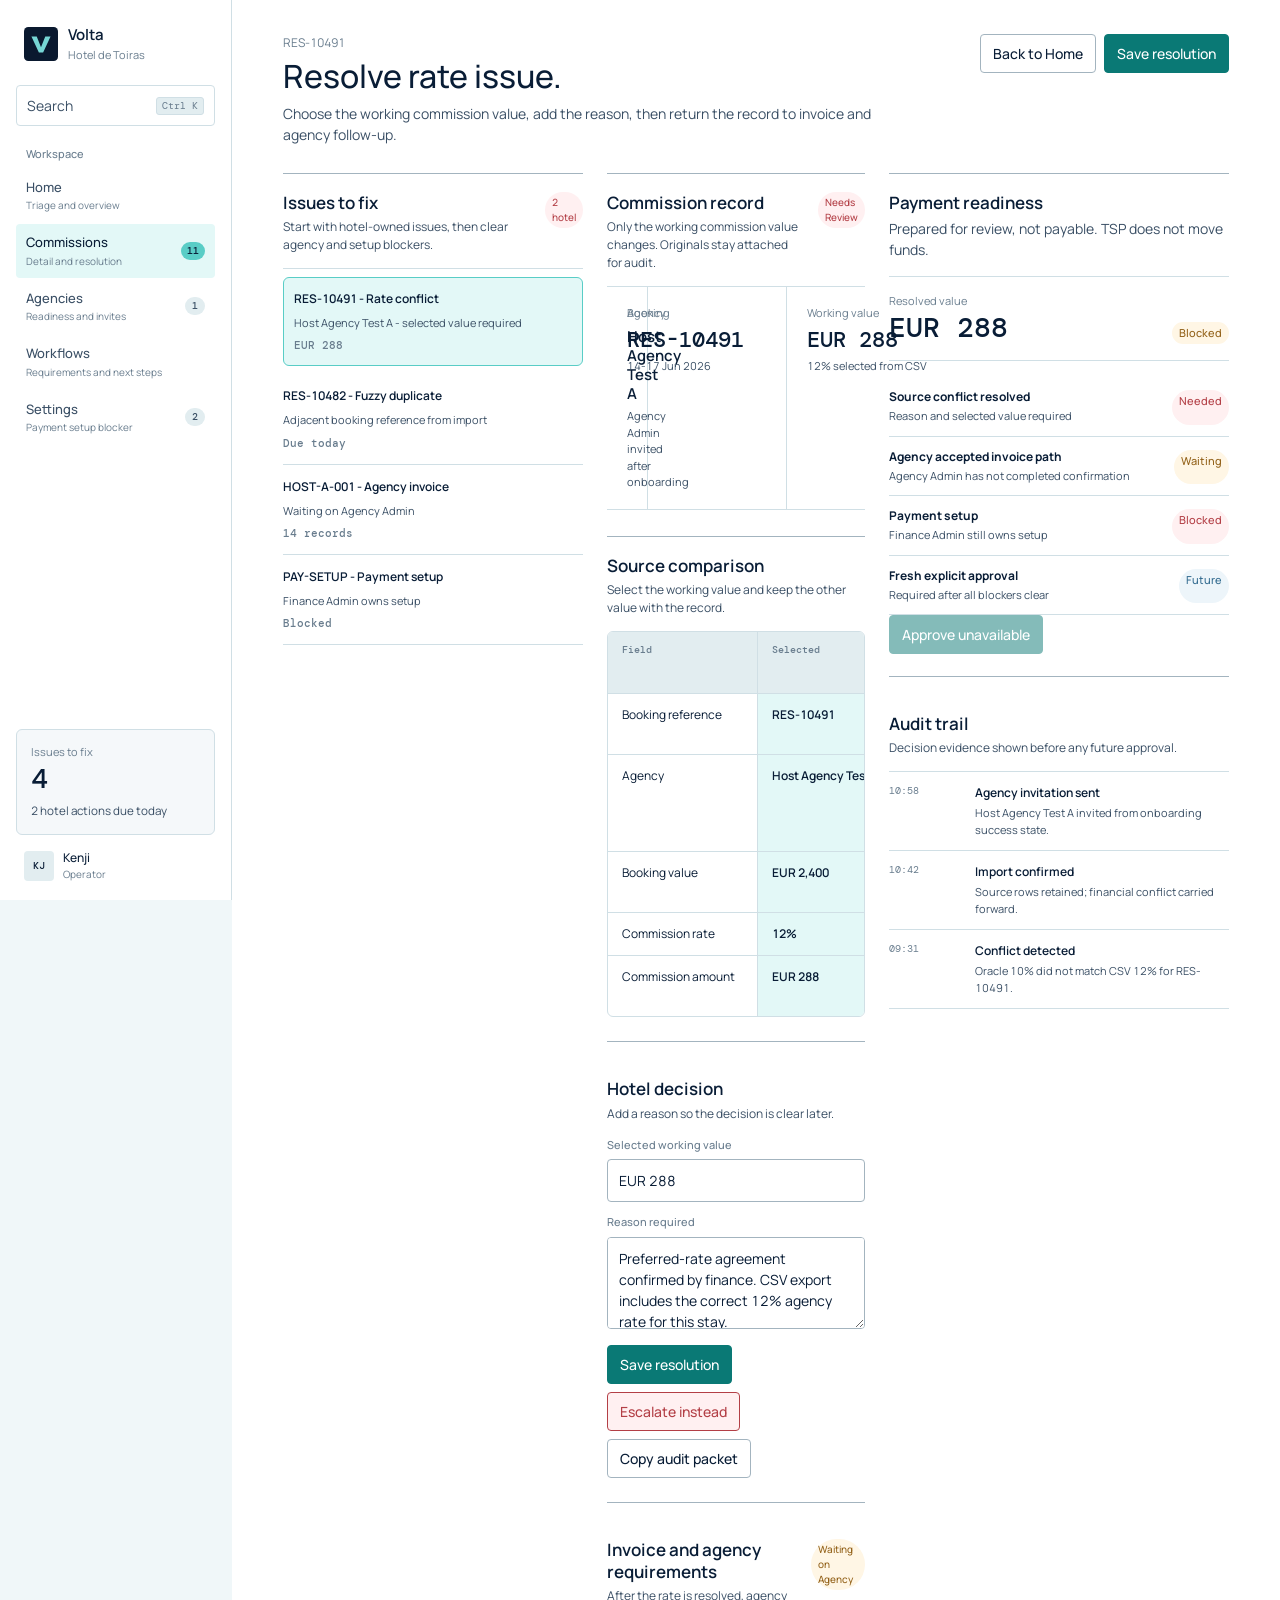
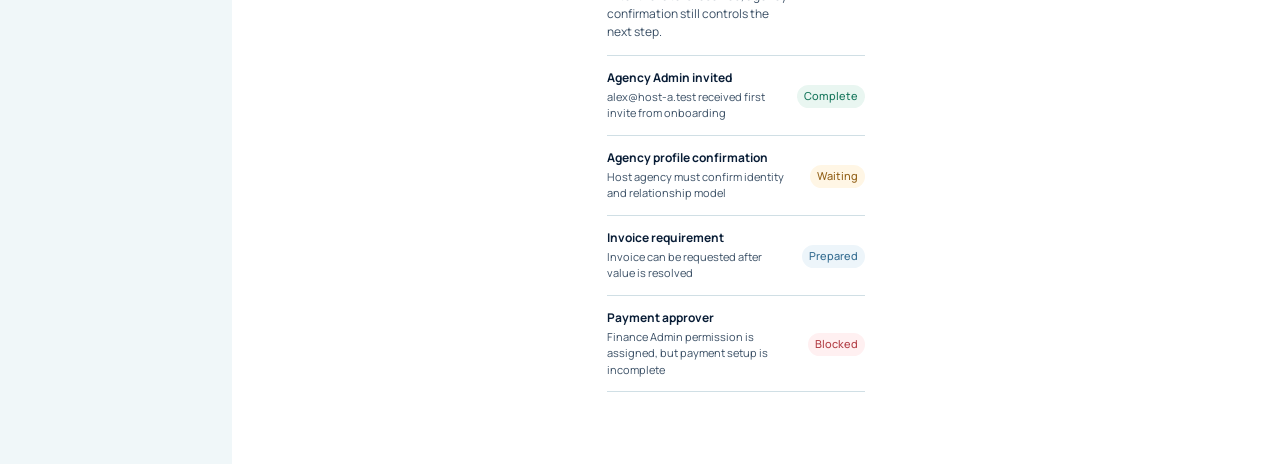
<file: dashboard/codex-20260707-commission-detail-resolution.html>
<!doctype html>
<html lang="en">
<head>
<meta charset="utf-8">
<meta name="viewport" content="width=device-width,initial-scale=1">
<title>Volta Commission Detail Resolution</title>
<link rel="preconnect" href="https://fonts.googleapis.com">
<link rel="preconnect" href="https://fonts.gstatic.com" crossorigin>
<link rel="icon" href="codex-20260707-volta-icon-navy-turquoise.svg" type="image/svg+xml">
<link href="https://fonts.googleapis.com/css2?family=DM+Mono:wght@400;500&family=Manrope:wght@400;500;600&display=swap" rel="stylesheet">
<style>
:root{
  --white:#fff;
  --canvas:#f0f7f9;
  --canvas-2:#f5f8fa;
  --surface:#fff;
  --surface-2:#e2edf0;
  --surface-3:#d0dfe5;
  --ink:#091d36;
  --ink-2:#3a4f65;
  --ink-3:#697d8e;
  --line:#d0dfe5;
  --line-strong:#a3b4bf;
  --accent:#59cdc6;
  --accent-strong:#0a7975;
  --accent-soft:#e3f8f7;
  --green:#18775d;
  --green-soft:#e9f6f1;
  --amber:#93621a;
  --amber-soft:#fff6e5;
  --red:#b33f46;
  --red-soft:#fff0f1;
  --blue:#356d91;
  --blue-soft:#edf5fa;
  --radius:6px;
  --control-radius:4px;
  --font:Manrope,-apple-system,BlinkMacSystemFont,"Segoe UI",sans-serif;
  --mono:"DM Mono",ui-monospace,Menlo,Consolas,monospace;
}
*{box-sizing:border-box}
html{background:var(--canvas)}
body{margin:0;color:var(--ink);background:var(--canvas);font:14px/1.5 var(--font);font-variant-numeric:tabular-nums;-webkit-font-smoothing:antialiased}
button,a,input,textarea{font:inherit}
button{color:inherit}
a{color:inherit}
button:focus-visible,a:focus-visible,input:focus-visible,textarea:focus-visible{outline:3px solid var(--accent);outline-offset:2px}
.skip-link{position:fixed;left:16px;top:-60px;z-index:50;background:var(--ink);color:var(--white);padding:10px 14px;border-radius:var(--control-radius)}
.skip-link:focus{top:16px}
.app{display:grid;grid-template-columns:232px minmax(0,1fr);min-height:100dvh}
.sidebar{position:sticky;top:0;height:100dvh;display:flex;flex-direction:column;padding:24px 16px 18px;background:var(--white);border-right:1px solid var(--line)}
.brand{display:flex;align-items:center;gap:10px;padding:0 8px 22px}
.brand-mark{display:grid;width:34px;height:34px;place-items:center;border-radius:var(--radius);background:transparent}
.brand-mark img{display:block;width:34px;height:34px}
.brand strong,.brand span{display:block}
.brand strong{font-size:15px;font-weight:600}
.brand span{color:var(--ink-3);font-size:11px}
.search{display:flex;width:100%;align-items:center;justify-content:space-between;gap:12px;margin-bottom:20px;padding:9px 10px;border:1px solid var(--line);border-radius:var(--control-radius);background:var(--white);color:var(--ink-2);cursor:pointer}
.search kbd{border:1px solid var(--line);border-radius:3px;background:var(--surface-2);padding:1px 5px;color:var(--ink-3);font:400 10px/1.4 var(--mono)}
.nav-label{margin:0 10px 6px;color:var(--ink-3);font-size:11px;font-weight:500}
.nav{display:grid;gap:2px}
.nav a{display:grid;grid-template-columns:minmax(0,1fr) auto;align-items:center;gap:8px;padding:9px 10px;border-radius:var(--control-radius);text-decoration:none;color:var(--ink-2)}
.nav a:hover{background:var(--surface-2);color:var(--ink)}
.nav a[aria-current="page"]{background:var(--accent-soft);color:var(--ink)}
.nav-copy strong,.nav-copy span{display:block}
.nav-copy strong{font-size:13px;font-weight:500}
.nav-copy span{margin-top:1px;color:var(--ink-3);font-size:10px}
.nav-count{min-width:20px;border-radius:999px;background:var(--surface-2);padding:2px 6px;text-align:center;font:500 10px/1.4 var(--mono)}
.nav a[aria-current="page"] .nav-count{background:var(--accent);color:var(--ink)}
.sidebar-bottom{display:grid;gap:14px;margin-top:auto}
.settle-stat{display:block;padding:14px;border:1px solid var(--line);border-radius:var(--radius);background:var(--canvas-2);text-decoration:none}
.settle-stat:hover{border-color:var(--line-strong);background:var(--accent-soft)}
.settle-stat span,.settle-stat strong{display:block}
.settle-stat span{color:var(--ink-3);font-size:11px}
.settle-stat strong{margin:4px 0;font:500 28px/1.1 var(--mono)}
.settle-stat small{color:var(--ink-2)}
.profile{display:flex;align-items:center;gap:9px;padding:0 8px}
.avatar{display:grid;width:30px;height:30px;place-items:center;border-radius:var(--control-radius);background:var(--surface-2);font:500 10px/1 var(--mono)}
.profile strong,.profile span{display:block}
.profile strong{font-size:12px;font-weight:500}
.profile span{color:var(--ink-3);font-size:10px}
.main{min-width:0;background:var(--white)}
.topbar{display:none}
.crumb{color:var(--ink-3);font-size:12px}
.topbar-actions{display:flex;align-items:center;gap:12px}
.live{display:inline-flex;align-items:center;gap:7px;color:var(--ink-2);font-size:11px}
.live::before{content:"";width:7px;height:7px;border-radius:50%;background:var(--green)}
.btn{display:inline-flex;min-height:36px;align-items:center;justify-content:center;border:1px solid var(--line-strong);border-radius:var(--control-radius);background:var(--white);padding:8px 12px;text-decoration:none;font-weight:500;cursor:pointer;transition:background .16s,border-color .16s,transform .16s}
.btn:hover{border-color:var(--ink-2);background:var(--surface-2)}
.btn:active{transform:translateY(1px)}
.btn.primary{border-color:var(--accent-strong);background:var(--accent-strong);color:var(--white)}
.btn.primary:hover{background:#075f5c}
.btn.danger{border-color:var(--red);background:var(--red-soft);color:var(--red)}
.btn:disabled{cursor:not-allowed;opacity:.5}
.content{max-width:1440px;margin:0 auto;padding:34px clamp(24px,4vw,56px) 72px}
.page-head{display:grid;grid-template-columns:minmax(0,1fr) auto;gap:24px;align-items:start;margin-bottom:28px}
.eyeline{margin:0 0 6px;color:var(--ink-3);font-size:12px}
h1,h2,h3,p{margin-top:0}
h1{margin-bottom:8px;font-size:32px;line-height:1.15;font-weight:500;letter-spacing:0}
h2{margin-bottom:4px;font-size:17px;line-height:1.3;font-weight:600;letter-spacing:0}
h3{margin-bottom:4px;font-size:13px;font-weight:600}
.lede{max-width:68ch;margin-bottom:0;color:var(--ink-2)}
.page-actions{display:flex;gap:8px;flex-wrap:wrap;justify-content:flex-end}
.status{display:inline-flex;width:max-content;border-radius:999px;padding:3px 7px;font-size:10px;font-weight:500}
.status.good{background:var(--green-soft);color:var(--green)}
.status.warn{background:var(--amber-soft);color:var(--amber)}
.status.review{background:var(--red-soft);color:var(--red)}
.status.info{background:var(--blue-soft);color:var(--blue)}
.detail-grid{display:grid;grid-template-columns:300px minmax(0,1fr) 340px;gap:24px;align-items:start}
.queue,.record,.readiness,.audit,.decision,.compare,.requirements{border-top:1px solid var(--line-strong)}
.section-head{display:flex;align-items:flex-start;justify-content:space-between;gap:16px;padding:18px 0 14px}
.section-head p{margin:2px 0 0;color:var(--ink-2);font-size:12px}
.mini-queue{display:grid;border-top:1px solid var(--line)}
.queue-link{display:grid;gap:7px;padding:13px 0;border-bottom:1px solid var(--line);text-decoration:none}
.queue-link[aria-current="true"]{margin:8px 0;padding:12px 10px;border:1px solid var(--accent);border-radius:var(--radius);background:var(--accent-soft)}
.queue-link strong{font-size:12px;font-weight:600}
.queue-link span{color:var(--ink-2);font-size:11px}
.queue-link small{font:500 11px/1.35 var(--mono);color:var(--ink-3)}
.record-band{display:grid;grid-template-columns:minmax(0,1fr) 180px 180px;gap:0;margin-bottom:26px;border-top:1px solid var(--line);border-bottom:1px solid var(--line)}
.record-cell{min-width:0;padding:18px 20px;border-right:1px solid var(--line)}
.record-cell:last-child{border-right:0}
.record-label{color:var(--ink-3);font-size:11px}
.record-value{margin-top:7px;font:500 22px/1.1 var(--mono)}
.record-cell:first-child .record-value{font:600 15px/1.25 var(--font)}
.record-note{margin-top:5px;color:var(--ink-2);font-size:11px}
.compare-table{border:1px solid var(--line);border-radius:var(--radius);overflow:hidden;background:var(--surface);margin-bottom:24px}
.compare-row{display:grid;grid-template-columns:150px minmax(0,1fr) minmax(0,1fr) minmax(150px,.8fr)}
.compare-row>*{min-width:0;padding:12px 14px;border-right:1px solid var(--line);border-top:1px solid var(--line);font-size:12px}
.compare-row>*:last-child{border-right:0}
.compare-row:first-child>*{border-top:0;background:var(--surface-2);color:var(--ink-3);font:500 10px/1.25 var(--mono)}
.compare-row .selected{background:var(--accent-soft);color:var(--ink);font-weight:600}
.compare-row .conflict{background:var(--red-soft);color:var(--red);font-weight:600}
.decision{padding-top:18px;margin-bottom:24px}
.decision-form{display:grid;gap:12px}
.field{display:grid;gap:6px}
.field label{color:var(--ink-3);font-size:11px;font-weight:500}
.field textarea,.field input{width:100%;border:1px solid var(--line-strong);border-radius:var(--control-radius);background:var(--white);padding:10px 11px;color:var(--ink)}
.field textarea{min-height:92px;resize:vertical}
.decision-actions{display:flex;gap:8px;flex-wrap:wrap;margin-top:4px}
.requirements{padding-top:18px}
.requirement-list{display:grid;border-top:1px solid var(--line)}
.requirement{display:grid;grid-template-columns:minmax(0,1fr) auto;gap:16px;align-items:center;padding:13px 0;border-bottom:1px solid var(--line)}
.requirement strong,.requirement span{display:block}
.requirement strong{font-size:12px}
.requirement span{margin-top:2px;color:var(--ink-2);font-size:11px}
.rail{display:grid;gap:22px}
.readiness{padding-top:18px}
.ready-total{display:flex;align-items:flex-end;justify-content:space-between;gap:12px;margin:16px 0;padding:16px 0;border-top:1px solid var(--line);border-bottom:1px solid var(--line)}
.ready-total span,.ready-total strong{display:block}
.ready-total span{color:var(--ink-3);font-size:11px}
.ready-total strong{margin-top:4px;font:500 28px/1.1 var(--mono)}
.checklist{display:grid}
.check{display:grid;grid-template-columns:minmax(0,1fr) auto;gap:14px;padding:11px 0;border-bottom:1px solid var(--line)}
.check strong,.check span{display:block}
.check strong{font-size:12px}
.check span{margin-top:2px;color:var(--ink-2);font-size:11px}
.notice{padding:12px;border:1px solid var(--line);border-radius:var(--radius);background:var(--surface-2);color:var(--ink-2);font-size:12px}
.notice strong{color:var(--ink);font-weight:600}
.audit{padding-top:18px}
.audit-list{display:grid;border-top:1px solid var(--line)}
.audit-item{display:grid;grid-template-columns:72px minmax(0,1fr);gap:14px;padding:12px 0;border-bottom:1px solid var(--line)}
.audit-item time{color:var(--ink-3);font:400 10px/1.35 var(--mono)}
.audit-item strong{display:block;font-size:12px;font-weight:600}
.audit-item p{margin:3px 0 0;color:var(--ink-2);font-size:11px}
.command-menu{width:min(520px,calc(100vw - 32px));border:1px solid var(--line-strong);border-radius:var(--radius);padding:0;background:var(--white);color:var(--ink);box-shadow:0 16px 40px rgb(9 29 54 / .16)}
.command-menu::backdrop{background:rgb(9 29 54 / .28)}
.command-head{display:flex;align-items:center;gap:10px;padding:12px;border-bottom:1px solid var(--line)}
.command-head input{min-width:0;flex:1;border:0;outline:0;padding:8px;background:transparent;font:inherit}
.command-list{display:grid;padding:8px}
.command-list a{display:flex;justify-content:space-between;gap:16px;border-radius:var(--control-radius);padding:10px;text-decoration:none}
.command-list a:hover{background:var(--surface-2)}
.command-list span{color:var(--ink-3);font-size:11px}
[hidden]{display:none!important}
@media(max-width:1180px){
  .detail-grid{grid-template-columns:250px minmax(0,1fr)}
  .rail{grid-column:1 / -1;grid-template-columns:repeat(2,minmax(0,1fr))}
}
@media(max-width:860px){
  .app{display:block}
  .sidebar{position:static;width:100%;height:auto;padding:14px 16px;border-right:0;border-bottom:1px solid var(--line)}
  .brand{padding:0}
  .search,.nav-label,.sidebar-bottom{display:none}
  .nav{display:flex;gap:4px;margin-top:12px;overflow-x:auto;padding-bottom:2px}
  .nav a{flex:0 0 auto}
  .nav-copy span{display:none}
  .topbar{height:52px;padding:0 16px}
  .crumb{display:none}
  .content{padding:24px 16px 48px}
  .page-head,.detail-grid,.rail{grid-template-columns:1fr}
  .page-actions{justify-content:flex-start}
  .record-band,.compare-row{grid-template-columns:1fr}
  .record-cell,.compare-row>*{border-right:0}
  .record-cell{border-bottom:1px solid var(--line)}
  .record-cell:last-child{border-bottom:0}
}
@media(max-width:520px){
  h1{font-size:28px}
  .section-head,.requirement,.check{display:grid}
  .decision-actions .btn{width:100%}
}
@media(prefers-reduced-motion:reduce){*{scroll-behavior:auto!important;transition:none!important}}
</style>
</head>
<body>
<a class="skip-link" href="#detail">Skip to commission detail</a>
<div class="app">
  <aside class="sidebar">
    <div class="brand"><div class="brand-mark"><img src="codex-20260707-volta-icon-navy-turquoise.svg" alt=""></div><div><strong>Volta</strong><span>Hotel de Toiras</span></div></div>
    <button class="search" type="button" aria-haspopup="dialog" aria-controls="command-menu"><span>Search</span><kbd>Ctrl K</kbd></button>
    <p class="nav-label">Workspace</p>
    <nav class="nav" aria-label="Primary navigation">
      <a href="index.html"><span class="nav-copy"><strong>Home</strong><span>Triage and overview</span></span></a>
      <a href="#detail" aria-current="page"><span class="nav-copy"><strong>Commissions</strong><span>Detail and resolution</span></span><span class="nav-count">11</span></a>
      <a href="agencies.html"><span class="nav-copy"><strong>Agencies</strong><span>Readiness and invites</span></span><span class="nav-count">1</span></a>
      <a href="#readiness"><span class="nav-copy"><strong>Workflows</strong><span>Requirements and next steps</span></span></a>
      <a href="#payment"><span class="nav-copy"><strong>Settings</strong><span>Payment setup blocker</span></span><span class="nav-count">2</span></a>
    </nav>
    <div class="sidebar-bottom">
      <a class="settle-stat" href="#queue-title"><span>Issues to fix</span><strong>4</strong><small>2 hotel actions due today</small></a>
      <div class="profile"><div class="avatar">KJ</div><div><strong>Kenji</strong><span>Operator</span></div></div>
    </div>
  </aside>

  <div class="main">
    <main class="content" id="detail" tabindex="-1">
      <header class="page-head">
        <div><p class="eyeline">RES-10491</p><h1>Resolve rate issue.</h1><p class="lede">Choose the working commission value, add the reason, then return the record to invoice and agency follow-up.</p></div>
        <div class="page-actions"><a class="btn" href="index.html">Back to Home</a><button class="btn primary" type="button" data-save-resolution>Save resolution</button></div>
      </header>

      <div class="detail-grid">
        <section class="queue" aria-labelledby="queue-title">
          <header class="section-head"><div><h2 id="queue-title">Issues to fix</h2><p>Start with hotel-owned issues, then clear agency and setup blockers.</p></div><span class="status review">2 hotel</span></header>
          <div class="mini-queue">
            <a class="queue-link" href="#detail" aria-current="true"><strong>RES-10491 - Rate conflict</strong><span>Host Agency Test A - selected value required</span><small>EUR 288</small></a>
            <a class="queue-link" href="#detail"><strong>RES-10482 - Fuzzy duplicate</strong><span>Adjacent booking reference from import</span><small>Due today</small></a>
            <a class="queue-link" href="#requirements"><strong>HOST-A-001 - Agency invoice</strong><span>Waiting on Agency Admin</span><small>14 records</small></a>
            <a class="queue-link" href="#payment"><strong>PAY-SETUP - Payment setup</strong><span>Finance Admin owns setup</span><small>Blocked</small></a>
          </div>
        </section>

        <section class="record" aria-labelledby="record-title">
          <header class="section-head"><div><h2 id="record-title">Commission record</h2><p>Only the working commission value changes. Originals stay attached for audit.</p></div><span class="status review" data-resolution-status>Needs Review</span></header>
          <div class="record-band">
            <div class="record-cell"><div class="record-label">Agency</div><div class="record-value">Host Agency Test A</div><div class="record-note">Agency Admin invited after onboarding</div></div>
            <div class="record-cell"><div class="record-label">Booking</div><div class="record-value">RES-10491</div><div class="record-note">14-17 Jun 2026</div></div>
            <div class="record-cell"><div class="record-label">Working value</div><div class="record-value" data-working-value>EUR 288</div><div class="record-note">12% selected from CSV</div></div>
          </div>

          <section class="compare" aria-labelledby="compare-title">
            <header class="section-head"><div><h2 id="compare-title">Source comparison</h2><p>Select the working value and keep the other value with the record.</p></div></header>
            <div class="compare-table">
              <div class="compare-row"><div>Field</div><div>Oracle / OHIP</div><div>CSV upload</div><div>Selected</div></div>
              <div class="compare-row"><div>Booking reference</div><div class="mono">RES-10491</div><div class="mono">RES-10491</div><div class="selected mono">RES-10491</div></div>
              <div class="compare-row"><div>Agency</div><div>Host Agency Test A</div><div>Host Agency Test A</div><div class="selected">Host Agency Test A</div></div>
              <div class="compare-row"><div>Booking value</div><div class="mono">EUR 2,400</div><div class="mono">EUR 2,400</div><div class="selected mono">EUR 2,400</div></div>
              <div class="compare-row"><div>Commission rate</div><div class="conflict mono">10%</div><div class="selected mono">12%</div><div class="selected mono">12%</div></div>
              <div class="compare-row"><div>Commission amount</div><div class="conflict mono">EUR 240</div><div class="selected mono">EUR 288</div><div class="selected mono">EUR 288</div></div>
            </div>
          </section>

          <section class="decision" aria-labelledby="decision-title">
            <header class="section-head"><div><h2 id="decision-title">Hotel decision</h2><p>Add a reason so the decision is clear later.</p></div></header>
            <div class="decision-form">
              <div class="field"><label for="decision-value">Selected working value</label><input id="decision-value" value="EUR 288"></div>
              <div class="field"><label for="decision-reason">Reason required</label><textarea id="decision-reason">Preferred-rate agreement confirmed by finance. CSV export includes the correct 12% agency rate for this stay.</textarea></div>
              <div class="decision-actions"><button class="btn primary" type="button" data-save-resolution>Save resolution</button><button class="btn danger" type="button">Escalate instead</button><button class="btn" type="button">Copy audit packet</button></div>
            </div>
          </section>

          <section class="requirements" id="requirements" aria-labelledby="requirements-title">
            <header class="section-head"><div><h2 id="requirements-title">Invoice and agency requirements</h2><p>After the rate is resolved, agency confirmation still controls the next step.</p></div><span class="status warn">Waiting on Agency</span></header>
            <div class="requirement-list">
              <div class="requirement"><div><strong>Agency Admin invited</strong><span>alex@host-a.test received first invite from onboarding</span></div><span class="status good">Complete</span></div>
              <div class="requirement"><div><strong>Agency profile confirmation</strong><span>Host agency must confirm identity and relationship model</span></div><span class="status warn">Waiting</span></div>
              <div class="requirement"><div><strong>Invoice requirement</strong><span>Invoice can be requested after value is resolved</span></div><span class="status info">Prepared</span></div>
              <div class="requirement"><div><strong>Payment approver</strong><span>Finance Admin permission is assigned, but payment setup is incomplete</span></div><span class="status review">Blocked</span></div>
            </div>
          </section>
        </section>

        <aside class="rail">
          <section class="readiness" id="payment" aria-labelledby="readiness-title">
            <header><h2 id="readiness-title">Payment readiness</h2><p class="lede">Prepared for review, not payable. TSP does not move funds.</p></header>
            <div class="ready-total"><div><span>Resolved value</span><strong data-rail-value>EUR 288</strong></div><span class="status warn">Blocked</span></div>
            <div class="checklist">
              <div class="check"><div><strong>Source conflict resolved</strong><span>Reason and selected value required</span></div><span class="status review" data-check-resolution>Needed</span></div>
              <div class="check"><div><strong>Agency accepted invoice path</strong><span>Agency Admin has not completed confirmation</span></div><span class="status warn">Waiting</span></div>
              <div class="check"><div><strong>Payment setup</strong><span>Finance Admin still owns setup</span></div><span class="status review">Blocked</span></div>
              <div class="check"><div><strong>Fresh explicit approval</strong><span>Required after all blockers clear</span></div><span class="status info">Future</span></div>
            </div>
            <button class="btn primary" type="button" disabled>Approve unavailable</button>
          </section>

          <section class="audit" aria-labelledby="audit-title">
            <header class="section-head"><div><h2 id="audit-title">Audit trail</h2><p>Decision evidence shown before any future approval.</p></div></header>
            <div class="audit-list" data-audit-list>
              <div class="audit-item"><time>10:58</time><div><strong>Agency invitation sent</strong><p>Host Agency Test A invited from onboarding success state.</p></div></div>
              <div class="audit-item"><time>10:42</time><div><strong>Import confirmed</strong><p>Source rows retained; financial conflict carried forward.</p></div></div>
              <div class="audit-item"><time>09:31</time><div><strong>Conflict detected</strong><p>Oracle 10% did not match CSV 12% for RES-10491.</p></div></div>
            </div>
          </section>
        </aside>
      </div>
    </main>
  </div>
</div>
<dialog class="command-menu" id="command-menu" aria-labelledby="command-title">
  <div class="command-head"><input id="command-title" type="search" placeholder="Search commissions, agencies, or references" aria-label="Search workspace"><button class="btn" type="button" data-close-command>Close</button></div>
  <nav class="command-list" aria-label="Quick navigation"><a href="index.html"><strong>Back to Home</strong><span>Home</span></a><a href="commissions.html?view=issues"><strong>Back to commission issues</strong><span>Commissions</span></a><a href="agencies.html?agency=host-a"><strong>Open Host Agency Test A</strong><span>Agencies</span></a></nav>
</dialog>
<script>
const commandMenu=document.getElementById('command-menu');
const search=document.querySelector('.search');
const closeCommand=document.querySelector('[data-close-command]');
const saveButtons=[...document.querySelectorAll('[data-save-resolution]')];
const decisionValue=document.getElementById('decision-value');
const resolutionStatus=document.querySelector('[data-resolution-status]');
const workingValue=document.querySelector('[data-working-value]');
const railValue=document.querySelector('[data-rail-value]');
const checkResolution=document.querySelector('[data-check-resolution]');
const auditList=document.querySelector('[data-audit-list]');
search.addEventListener('click',()=>commandMenu.showModal());
closeCommand.addEventListener('click',()=>commandMenu.close());
document.addEventListener('keydown',event=>{
  if((event.metaKey||event.ctrlKey)&&event.key.toLowerCase()==='k'){
    event.preventDefault();
    if(!commandMenu.open) commandMenu.showModal();
  }
});
saveButtons.forEach(button=>button.addEventListener('click',()=>{
  const value=decisionValue.value.trim()||'EUR 288';
  workingValue.textContent=value;
  railValue.textContent=value;
  resolutionStatus.className='status good';
  resolutionStatus.textContent='Resolved';
  checkResolution.className='status good';
  checkResolution.textContent='Complete';
  const entry=document.createElement('div');
  entry.className='audit-item';
  entry.innerHTML='<time>Now</time><div><strong>Resolution saved</strong><p>Working value set to '+value+'. Reason, user, timestamp, and original values retained.</p></div>';
  auditList.prepend(entry);
}));
</script>
</body>
</html>
</file>
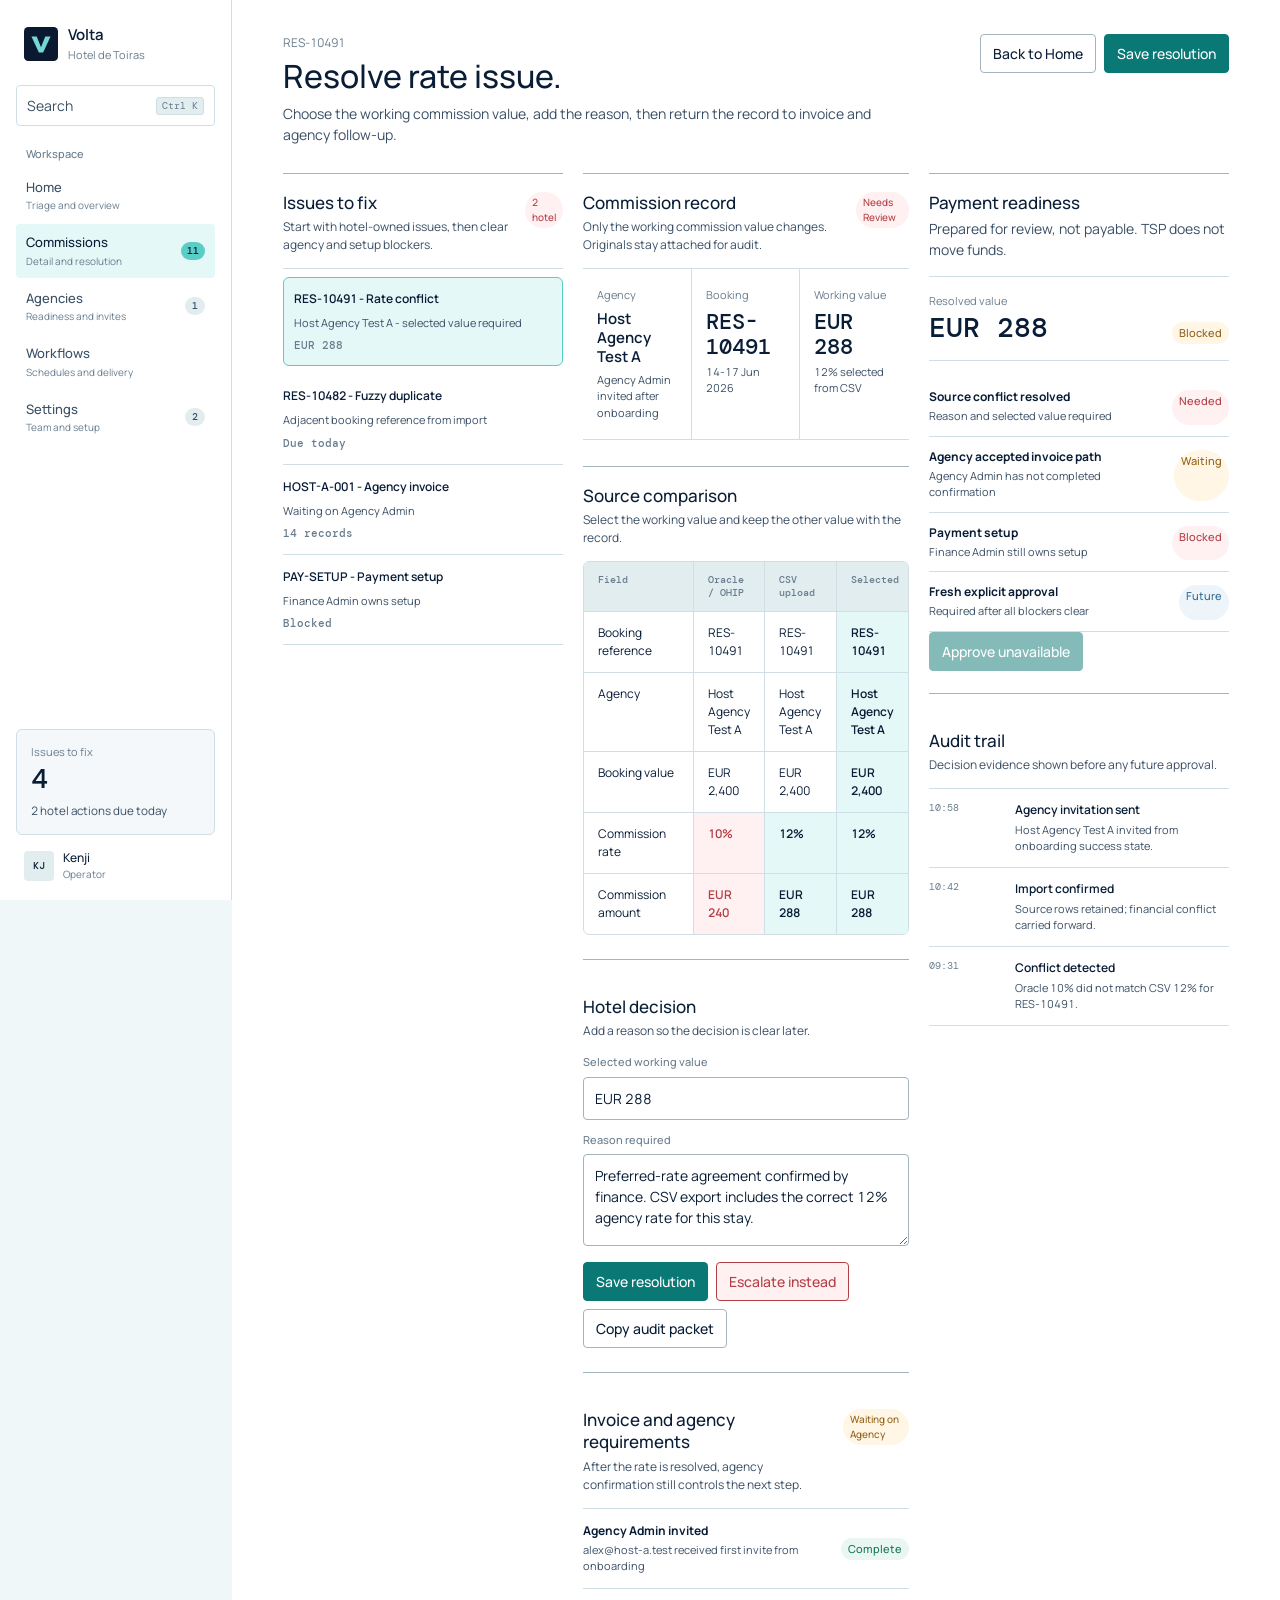
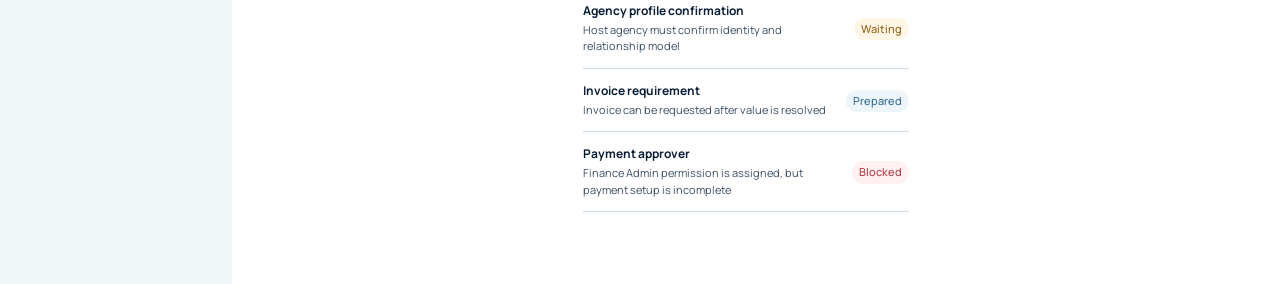
<file: dashboard/commission-detail.html>
<!doctype html>
<html lang="en">
<head>
<meta charset="utf-8">
<meta name="viewport" content="width=device-width,initial-scale=1">
<title>Volta Commission Detail Resolution</title>
<link rel="preconnect" href="https://fonts.googleapis.com">
<link rel="preconnect" href="https://fonts.gstatic.com" crossorigin>
<link rel="icon" href="codex-20260707-volta-icon-navy-turquoise.svg" type="image/svg+xml">
<link href="https://fonts.googleapis.com/css2?family=DM+Mono:wght@400;500&family=Manrope:wght@400;500;600&display=swap" rel="stylesheet">
<style>
:root{
  --white:#fff;
  --canvas:#f0f7f9;
  --canvas-2:#f5f8fa;
  --surface:#fff;
  --surface-2:#e2edf0;
  --surface-3:#d0dfe5;
  --ink:#091d36;
  --ink-2:#3a4f65;
  --ink-3:#697d8e;
  --line:#d0dfe5;
  --line-strong:#a3b4bf;
  --accent:#59cdc6;
  --accent-strong:#0a7975;
  --accent-soft:#e3f8f7;
  --green:#18775d;
  --green-soft:#e9f6f1;
  --amber:#93621a;
  --amber-soft:#fff6e5;
  --red:#b33f46;
  --red-soft:#fff0f1;
  --blue:#356d91;
  --blue-soft:#edf5fa;
  --radius:6px;
  --control-radius:4px;
  --font:Manrope,-apple-system,BlinkMacSystemFont,"Segoe UI",sans-serif;
  --mono:"DM Mono",ui-monospace,Menlo,Consolas,monospace;
}
*{box-sizing:border-box}
html{background:var(--canvas)}
body{margin:0;color:var(--ink);background:var(--canvas);font:14px/1.5 var(--font);font-family:Manrope,-apple-system,BlinkMacSystemFont,"Segoe UI",sans-serif;font-variant-numeric:tabular-nums;-webkit-font-smoothing:antialiased}
button,a,input,textarea{font:inherit}
button{color:inherit}
a{color:inherit}
button:focus-visible,a:focus-visible,input:focus-visible,textarea:focus-visible{outline:3px solid var(--accent);outline-offset:2px}
.skip-link{position:fixed;left:16px;top:-60px;z-index:50;background:var(--ink);color:var(--white);padding:10px 14px;border-radius:var(--control-radius)}
.skip-link:focus{top:16px}
.app{display:grid;grid-template-columns:232px minmax(0,1fr);min-height:100dvh}
.sidebar{position:sticky;top:0;height:100dvh;display:flex;flex-direction:column;padding:24px 16px 18px;background:var(--white);border-right:1px solid var(--line)}
.brand{display:flex;align-items:center;gap:10px;padding:0 8px 22px}
.brand-mark{display:grid;width:34px;height:34px;place-items:center;border-radius:var(--radius);background:transparent}
.brand-mark img{display:block;width:34px;height:34px}
.brand strong,.brand span{display:block}
.brand strong{font-size:15px;font-weight:600}
.brand span{color:var(--ink-3);font-size:11px}
.search{display:flex;width:100%;align-items:center;justify-content:space-between;gap:12px;margin-bottom:20px;padding:9px 10px;border:1px solid var(--line);border-radius:var(--control-radius);background:var(--white);color:var(--ink-2);cursor:pointer}
.search kbd{border:1px solid var(--line);border-radius:3px;background:var(--surface-2);padding:1px 5px;color:var(--ink-3);font:400 10px/1.4 var(--mono)}
.nav-label{margin:0 10px 6px;color:var(--ink-3);font-size:11px;font-weight:500}
.nav{display:grid;gap:2px}
.nav a{display:grid;grid-template-columns:minmax(0,1fr) auto;align-items:center;gap:8px;padding:9px 10px;border-radius:var(--control-radius);text-decoration:none;color:var(--ink-2)}
.nav a:hover{background:var(--surface-2);color:var(--ink)}
.nav a[aria-current="page"]{background:var(--accent-soft);color:var(--ink)}
.nav-copy strong,.nav-copy span{display:block}
.nav-copy strong{font-size:13px;font-weight:500}
.nav-copy span{margin-top:1px;color:var(--ink-3);font-size:10px}
.nav-count{min-width:20px;border-radius:999px;background:var(--surface-2);padding:2px 6px;text-align:center;font:500 10px/1.4 var(--mono)}
.nav a[aria-current="page"] .nav-count{background:var(--accent);color:var(--ink)}
.sidebar-bottom{display:grid;gap:14px;margin-top:auto}
.settle-stat{display:block;padding:14px;border:1px solid var(--line);border-radius:var(--radius);background:var(--canvas-2);text-decoration:none}
.settle-stat:hover{border-color:var(--line-strong);background:var(--accent-soft)}
.settle-stat span,.settle-stat strong{display:block}
.settle-stat span{color:var(--ink-3);font-size:11px}
.settle-stat strong{margin:4px 0;font:500 28px/1.1 var(--mono)}
.settle-stat small{color:var(--ink-2)}
.profile{display:flex;align-items:center;gap:9px;padding:0 8px}
.avatar{display:grid;width:30px;height:30px;place-items:center;border-radius:var(--control-radius);background:var(--surface-2);font:500 10px/1 var(--mono)}
.profile strong,.profile span{display:block}
.profile strong{font-size:12px;font-weight:500}
.profile span{color:var(--ink-3);font-size:10px}
.main{min-width:0;background:var(--white)}
.topbar{display:none}
.crumb{color:var(--ink-3);font-size:12px}
.topbar-actions{display:flex;align-items:center;gap:12px}
.live{display:inline-flex;align-items:center;gap:7px;color:var(--ink-2);font-size:11px}
.live::before{content:"";width:7px;height:7px;border-radius:50%;background:var(--green)}
.btn{display:inline-flex;min-height:36px;align-items:center;justify-content:center;border:1px solid var(--line-strong);border-radius:var(--control-radius);background:var(--white);padding:8px 12px;text-decoration:none;font-weight:500;cursor:pointer;transition:background .16s,border-color .16s,transform .16s}
.btn:hover{border-color:var(--ink-2);background:var(--surface-2)}
.btn:active{transform:translateY(1px)}
.btn.primary{border-color:var(--accent-strong);background:var(--accent-strong);color:var(--white)}
.btn.primary:hover{background:#075f5c}
.btn.danger{border-color:var(--red);background:var(--red-soft);color:var(--red)}
.btn:disabled{cursor:not-allowed;opacity:.5}
.content{max-width:1440px;margin:0 auto;padding:34px clamp(24px,4vw,56px) 72px}
.page-head{display:grid;grid-template-columns:minmax(0,1fr) auto;gap:24px;align-items:start;margin-bottom:28px}
.eyeline{margin:0 0 6px;color:var(--ink-3);font-size:12px}
h1,h2,h3,p{margin-top:0}
h1{margin-bottom:8px;font-size:32px;line-height:1.15;font-weight:500;letter-spacing:0}
h2{margin-bottom:4px;font-size:17px;line-height:1.3;font-weight:500;letter-spacing:0}
h3{margin-bottom:4px;font-size:13px;font-weight:500}
.lede{max-width:68ch;margin-bottom:0;color:var(--ink-2)}
.page-actions{display:flex;gap:8px;flex-wrap:wrap;justify-content:flex-end}
.status{display:inline-flex;width:max-content;border-radius:999px;padding:3px 7px;font-size:10px;font-weight:500}
.status.good{background:var(--green-soft);color:var(--green)}
.status.warn{background:var(--amber-soft);color:var(--amber)}
.status.review{background:var(--red-soft);color:var(--red)}
.status.info{background:var(--blue-soft);color:var(--blue)}
.detail-grid{display:grid;grid-template-columns:280px minmax(0,1fr) 300px;gap:20px;align-items:start}
.queue,.record,.readiness,.audit,.decision,.compare,.requirements{border-top:1px solid var(--line-strong)}
.section-head{display:flex;align-items:flex-start;justify-content:space-between;gap:16px;padding:18px 0 14px}
.section-head p{margin:2px 0 0;color:var(--ink-2);font-size:12px}
.mini-queue{display:grid;border-top:1px solid var(--line)}
.queue-link{display:grid;gap:7px;padding:13px 0;border-bottom:1px solid var(--line);text-decoration:none}
.queue-link[aria-current="true"]{margin:8px 0;padding:12px 10px;border:1px solid var(--accent);border-radius:var(--radius);background:var(--accent-soft)}
.queue-link strong{font-size:12px;font-weight:600}
.queue-link span{color:var(--ink-2);font-size:11px}
.queue-link small{font:500 11px/1.35 var(--mono);color:var(--ink-3)}
.record-band{display:grid;grid-template-columns:repeat(3,minmax(0,1fr));gap:0;margin-bottom:26px;border-top:1px solid var(--line);border-bottom:1px solid var(--line)}
.record-cell{min-width:0;padding:18px 14px;border-right:1px solid var(--line);overflow-wrap:anywhere}
.record-cell:last-child{border-right:0}
.record-label{color:var(--ink-3);font-size:11px}
.record-value{margin-top:7px;font:500 22px/1.1 var(--mono)}
.record-cell:first-child .record-value{font:600 15px/1.25 var(--font)}
.record-note{margin-top:5px;color:var(--ink-2);font-size:11px}
.compare-table{border:1px solid var(--line);border-radius:var(--radius);overflow:hidden;background:var(--surface);margin-bottom:24px}
.compare-row{display:grid;grid-template-columns:minmax(110px,.9fr) repeat(3,minmax(0,1fr))}
.compare-row>*{min-width:0;padding:12px 14px;border-right:1px solid var(--line);border-top:1px solid var(--line);font-size:12px}
.compare-row>*:last-child{border-right:0}
.compare-row:first-child>*{border-top:0;background:var(--surface-2);color:var(--ink-3);font:500 10px/1.25 var(--mono)}
.compare-row .selected{background:var(--accent-soft);color:var(--ink);font-weight:600}
.compare-row .conflict{background:var(--red-soft);color:var(--red);font-weight:600}
.decision{padding-top:18px;margin-bottom:24px}
.decision-form{display:grid;gap:12px}
.field{display:grid;gap:6px}
.field label{color:var(--ink-3);font-size:11px;font-weight:500}
.field textarea,.field input{width:100%;border:1px solid var(--line-strong);border-radius:var(--control-radius);background:var(--white);padding:10px 11px;color:var(--ink)}
.field textarea{min-height:92px;resize:vertical}
.decision-actions{display:flex;gap:8px;flex-wrap:wrap;margin-top:4px}
.requirements{padding-top:18px}
.requirement-list{display:grid;border-top:1px solid var(--line)}
.requirement{display:grid;grid-template-columns:minmax(0,1fr) auto;gap:16px;align-items:center;padding:13px 0;border-bottom:1px solid var(--line)}
.requirement strong,.requirement span{display:block}
.requirement strong{font-size:12px}
.requirement span{margin-top:2px;color:var(--ink-2);font-size:11px}
.rail{display:grid;gap:22px}
.readiness{padding-top:18px}
.ready-total{display:flex;align-items:flex-end;justify-content:space-between;gap:12px;margin:16px 0;padding:16px 0;border-top:1px solid var(--line);border-bottom:1px solid var(--line)}
.ready-total span,.ready-total strong{display:block}
.ready-total span{color:var(--ink-3);font-size:11px}
.ready-total strong{margin-top:4px;font:500 28px/1.1 var(--mono)}
.checklist{display:grid}
.check{display:grid;grid-template-columns:minmax(0,1fr) auto;gap:14px;padding:11px 0;border-bottom:1px solid var(--line)}
.check strong,.check span{display:block}
.check strong{font-size:12px}
.check span{margin-top:2px;color:var(--ink-2);font-size:11px}
.notice{padding:12px;border:1px solid var(--line);border-radius:var(--radius);background:var(--surface-2);color:var(--ink-2);font-size:12px}
.notice strong{color:var(--ink);font-weight:600}
.audit{padding-top:18px}
.audit-list{display:grid;border-top:1px solid var(--line)}
.audit-item{display:grid;grid-template-columns:72px minmax(0,1fr);gap:14px;padding:12px 0;border-bottom:1px solid var(--line)}
.audit-item time{color:var(--ink-3);font:400 10px/1.35 var(--mono)}
.audit-item strong{display:block;font-size:12px;font-weight:600}
.audit-item p{margin:3px 0 0;color:var(--ink-2);font-size:11px}
.command-menu{width:min(520px,calc(100vw - 32px));border:1px solid var(--line-strong);border-radius:var(--radius);padding:0;background:var(--white);color:var(--ink);box-shadow:0 16px 40px rgb(9 29 54 / .16)}
.command-menu::backdrop{background:rgb(9 29 54 / .28)}
.command-head{display:flex;align-items:center;gap:10px;padding:12px;border-bottom:1px solid var(--line)}
.command-head input{min-width:0;flex:1;border:0;outline:0;padding:8px;background:transparent;font:inherit}
.command-list{display:grid;padding:8px}
.command-list a{display:flex;justify-content:space-between;gap:16px;border-radius:var(--control-radius);padding:10px;text-decoration:none}
.command-list a:hover{background:var(--surface-2)}
.command-list span{color:var(--ink-3);font-size:11px}
[hidden]{display:none!important}
@media(max-width:1180px){
  .detail-grid{grid-template-columns:250px minmax(0,1fr)}
  .rail{grid-column:1 / -1;grid-template-columns:repeat(2,minmax(0,1fr))}
}
@media(max-width:860px){
  .app{display:block}
  .sidebar{position:static;width:100%;height:auto;padding:14px 16px;border-right:0;border-bottom:1px solid var(--line)}
  .brand{padding:0}
  .search,.nav-label,.sidebar-bottom{display:none}
  .nav{display:flex;gap:4px;margin-top:12px;overflow-x:auto;padding-bottom:2px}
  .nav a{flex:0 0 auto}
  .nav-copy span{display:none}
  .topbar{height:52px;padding:0 16px}
  .crumb{display:none}
  .content{padding:24px 16px 48px}
  .page-head,.detail-grid,.rail{grid-template-columns:1fr}
  .page-actions{justify-content:flex-start}
  .record-band,.compare-row{grid-template-columns:1fr}
  .record-cell,.compare-row>*{border-right:0}
  .record-cell{border-bottom:1px solid var(--line)}
  .record-cell:last-child{border-bottom:0}
}
@media(max-width:520px){
  h1{font-size:28px}
  .section-head,.requirement,.check{display:grid}
  .decision-actions .btn{width:100%}
}
@media(prefers-reduced-motion:reduce){*{scroll-behavior:auto!important;transition:none!important}}
</style>
</head>
<body>
<a class="skip-link" href="#detail">Skip to commission detail</a>
<div class="app">
  <aside class="sidebar">
    <div class="brand"><div class="brand-mark"><img src="codex-20260707-volta-icon-navy-turquoise.svg" alt=""></div><div><strong>Volta</strong><span>Hotel de Toiras</span></div></div>
    <button class="search" type="button" aria-haspopup="dialog" aria-controls="command-menu"><span>Search</span><kbd>Ctrl K</kbd></button>
    <p class="nav-label">Workspace</p>
    <nav class="nav" aria-label="Primary navigation">
      <a href="index.html"><span class="nav-copy"><strong>Home</strong><span>Triage and overview</span></span></a>
      <a href="#detail" aria-current="page"><span class="nav-copy"><strong>Commissions</strong><span>Detail and resolution</span></span><span class="nav-count">11</span></a>
      <a href="agencies.html?view=all"><span class="nav-copy"><strong>Agencies</strong><span>Readiness and invites</span></span><span class="nav-count">1</span></a>
      <a href="workflows.html"><span class="nav-copy"><strong>Workflows</strong><span>Schedules and delivery</span></span></a>
      <a href="settings.html"><span class="nav-copy"><strong>Settings</strong><span>Team and setup</span></span><span class="nav-count">2</span></a>
    </nav>
    <div class="sidebar-bottom">
      <a class="settle-stat" href="#queue-title"><span>Issues to fix</span><strong>4</strong><small>2 hotel actions due today</small></a>
      <div class="profile"><div class="avatar">KJ</div><div><strong>Kenji</strong><span>Operator</span></div></div>
    </div>
  </aside>

  <div class="main">
    <main class="content" id="detail" tabindex="-1">
      <header class="page-head">
        <div><p class="eyeline">RES-10491</p><h1>Resolve rate issue.</h1><p class="lede">Choose the working commission value, add the reason, then return the record to invoice and agency follow-up.</p></div>
        <div class="page-actions"><a class="btn" href="index.html">Back to Home</a><button class="btn primary" type="button" data-save-resolution>Save resolution</button></div>
      </header>

      <div class="detail-grid">
        <section class="queue" aria-labelledby="queue-title">
          <header class="section-head"><div><h2 id="queue-title">Issues to fix</h2><p>Start with hotel-owned issues, then clear agency and setup blockers.</p></div><span class="status review">2 hotel</span></header>
          <div class="mini-queue">
            <a class="queue-link" href="#detail" aria-current="true"><strong>RES-10491 - Rate conflict</strong><span>Host Agency Test A - selected value required</span><small>EUR 288</small></a>
            <a class="queue-link" href="#detail"><strong>RES-10482 - Fuzzy duplicate</strong><span>Adjacent booking reference from import</span><small>Due today</small></a>
            <a class="queue-link" href="#requirements"><strong>HOST-A-001 - Agency invoice</strong><span>Waiting on Agency Admin</span><small>14 records</small></a>
            <a class="queue-link" href="#payment"><strong>PAY-SETUP - Payment setup</strong><span>Finance Admin owns setup</span><small>Blocked</small></a>
          </div>
        </section>

        <section class="record" aria-labelledby="record-title">
          <header class="section-head"><div><h2 id="record-title">Commission record</h2><p>Only the working commission value changes. Originals stay attached for audit.</p></div><span class="status review" data-resolution-status>Needs Review</span></header>
          <div class="record-band">
            <div class="record-cell"><div class="record-label">Agency</div><div class="record-value">Host Agency Test A</div><div class="record-note">Agency Admin invited after onboarding</div></div>
            <div class="record-cell"><div class="record-label">Booking</div><div class="record-value">RES-10491</div><div class="record-note">14-17 Jun 2026</div></div>
            <div class="record-cell"><div class="record-label">Working value</div><div class="record-value" data-working-value>EUR 288</div><div class="record-note">12% selected from CSV</div></div>
          </div>

          <section class="compare" aria-labelledby="compare-title">
            <header class="section-head"><div><h2 id="compare-title">Source comparison</h2><p>Select the working value and keep the other value with the record.</p></div></header>
            <div class="compare-table">
              <div class="compare-row"><div>Field</div><div>Oracle / OHIP</div><div>CSV upload</div><div>Selected</div></div>
              <div class="compare-row"><div>Booking reference</div><div class="mono">RES-10491</div><div class="mono">RES-10491</div><div class="selected mono">RES-10491</div></div>
              <div class="compare-row"><div>Agency</div><div>Host Agency Test A</div><div>Host Agency Test A</div><div class="selected">Host Agency Test A</div></div>
              <div class="compare-row"><div>Booking value</div><div class="mono">EUR 2,400</div><div class="mono">EUR 2,400</div><div class="selected mono">EUR 2,400</div></div>
              <div class="compare-row"><div>Commission rate</div><div class="conflict mono">10%</div><div class="selected mono">12%</div><div class="selected mono">12%</div></div>
              <div class="compare-row"><div>Commission amount</div><div class="conflict mono">EUR 240</div><div class="selected mono">EUR 288</div><div class="selected mono">EUR 288</div></div>
            </div>
          </section>

          <section class="decision" aria-labelledby="decision-title">
            <header class="section-head"><div><h2 id="decision-title">Hotel decision</h2><p>Add a reason so the decision is clear later.</p></div></header>
            <div class="decision-form">
              <div class="field"><label for="decision-value">Selected working value</label><input id="decision-value" value="EUR 288"></div>
              <div class="field"><label for="decision-reason">Reason required</label><textarea id="decision-reason">Preferred-rate agreement confirmed by finance. CSV export includes the correct 12% agency rate for this stay.</textarea></div>
              <div class="decision-actions"><button class="btn primary" type="button" data-save-resolution>Save resolution</button><button class="btn danger" type="button">Escalate instead</button><button class="btn" type="button">Copy audit packet</button></div>
            </div>
          </section>

          <section class="requirements" id="requirements" aria-labelledby="requirements-title">
            <header class="section-head"><div><h2 id="requirements-title">Invoice and agency requirements</h2><p>After the rate is resolved, agency confirmation still controls the next step.</p></div><span class="status warn">Waiting on Agency</span></header>
            <div class="requirement-list">
              <div class="requirement"><div><strong>Agency Admin invited</strong><span>alex@host-a.test received first invite from onboarding</span></div><span class="status good">Complete</span></div>
              <div class="requirement"><div><strong>Agency profile confirmation</strong><span>Host agency must confirm identity and relationship model</span></div><span class="status warn">Waiting</span></div>
              <div class="requirement"><div><strong>Invoice requirement</strong><span>Invoice can be requested after value is resolved</span></div><span class="status info">Prepared</span></div>
              <div class="requirement"><div><strong>Payment approver</strong><span>Finance Admin permission is assigned, but payment setup is incomplete</span></div><span class="status review">Blocked</span></div>
            </div>
          </section>
        </section>

        <aside class="rail">
          <section class="readiness" id="payment" aria-labelledby="readiness-title">
            <header><h2 id="readiness-title">Payment readiness</h2><p class="lede">Prepared for review, not payable. TSP does not move funds.</p></header>
            <div class="ready-total"><div><span>Resolved value</span><strong data-rail-value>EUR 288</strong></div><span class="status warn">Blocked</span></div>
            <div class="checklist">
              <div class="check"><div><strong>Source conflict resolved</strong><span>Reason and selected value required</span></div><span class="status review" data-check-resolution>Needed</span></div>
              <div class="check"><div><strong>Agency accepted invoice path</strong><span>Agency Admin has not completed confirmation</span></div><span class="status warn">Waiting</span></div>
              <div class="check"><div><strong>Payment setup</strong><span>Finance Admin still owns setup</span></div><span class="status review">Blocked</span></div>
              <div class="check"><div><strong>Fresh explicit approval</strong><span>Required after all blockers clear</span></div><span class="status info">Future</span></div>
            </div>
            <button class="btn primary" type="button" disabled>Approve unavailable</button>
          </section>

          <section class="audit" aria-labelledby="audit-title">
            <header class="section-head"><div><h2 id="audit-title">Audit trail</h2><p>Decision evidence shown before any future approval.</p></div></header>
            <div class="audit-list" data-audit-list>
              <div class="audit-item"><time>10:58</time><div><strong>Agency invitation sent</strong><p>Host Agency Test A invited from onboarding success state.</p></div></div>
              <div class="audit-item"><time>10:42</time><div><strong>Import confirmed</strong><p>Source rows retained; financial conflict carried forward.</p></div></div>
              <div class="audit-item"><time>09:31</time><div><strong>Conflict detected</strong><p>Oracle 10% did not match CSV 12% for RES-10491.</p></div></div>
            </div>
          </section>
        </aside>
      </div>
    </main>
  </div>
</div>
<dialog class="command-menu" id="command-menu" aria-labelledby="command-title">
  <div class="command-head"><input id="command-title" type="search" placeholder="Search commissions, agencies, or references" aria-label="Search workspace"><button class="btn" type="button" data-close-command>Close</button></div>
  <nav class="command-list" aria-label="Quick navigation"><a href="index.html"><strong>Back to Home</strong><span>Home</span></a><a href="#requirements"><strong>Jump to requirements</strong><span>Commission Detail</span></a><a href="agencies.html?view=all"><strong>Open Host Agency Test A</strong><span>Agencies</span></a></nav>
</dialog>
<script>
const commandMenu=document.getElementById('command-menu');
const search=document.querySelector('.search');
const closeCommand=document.querySelector('[data-close-command]');
const saveButtons=[...document.querySelectorAll('[data-save-resolution]')];
const decisionValue=document.getElementById('decision-value');
const resolutionStatus=document.querySelector('[data-resolution-status]');
const workingValue=document.querySelector('[data-working-value]');
const railValue=document.querySelector('[data-rail-value]');
const checkResolution=document.querySelector('[data-check-resolution]');
const auditList=document.querySelector('[data-audit-list]');
search.addEventListener('click',()=>commandMenu.showModal());
closeCommand.addEventListener('click',()=>commandMenu.close());
document.addEventListener('keydown',event=>{
  if((event.metaKey||event.ctrlKey)&&event.key.toLowerCase()==='k'){
    event.preventDefault();
    if(!commandMenu.open) commandMenu.showModal();
  }
});
saveButtons.forEach(button=>button.addEventListener('click',()=>{
  const value=decisionValue.value.trim()||'EUR 288';
  workingValue.textContent=value;
  railValue.textContent=value;
  resolutionStatus.className='status good';
  resolutionStatus.textContent='Resolved';
  checkResolution.className='status good';
  checkResolution.textContent='Complete';
  const entry=document.createElement('div');
  entry.className='audit-item';
  entry.innerHTML='<time>Now</time><div><strong>Resolution saved</strong><p>Working value set to '+value+'. Reason, user, timestamp, and original values retained.</p></div>';
  auditList.prepend(entry);
}));
</script>
</body>
</html>
</file>
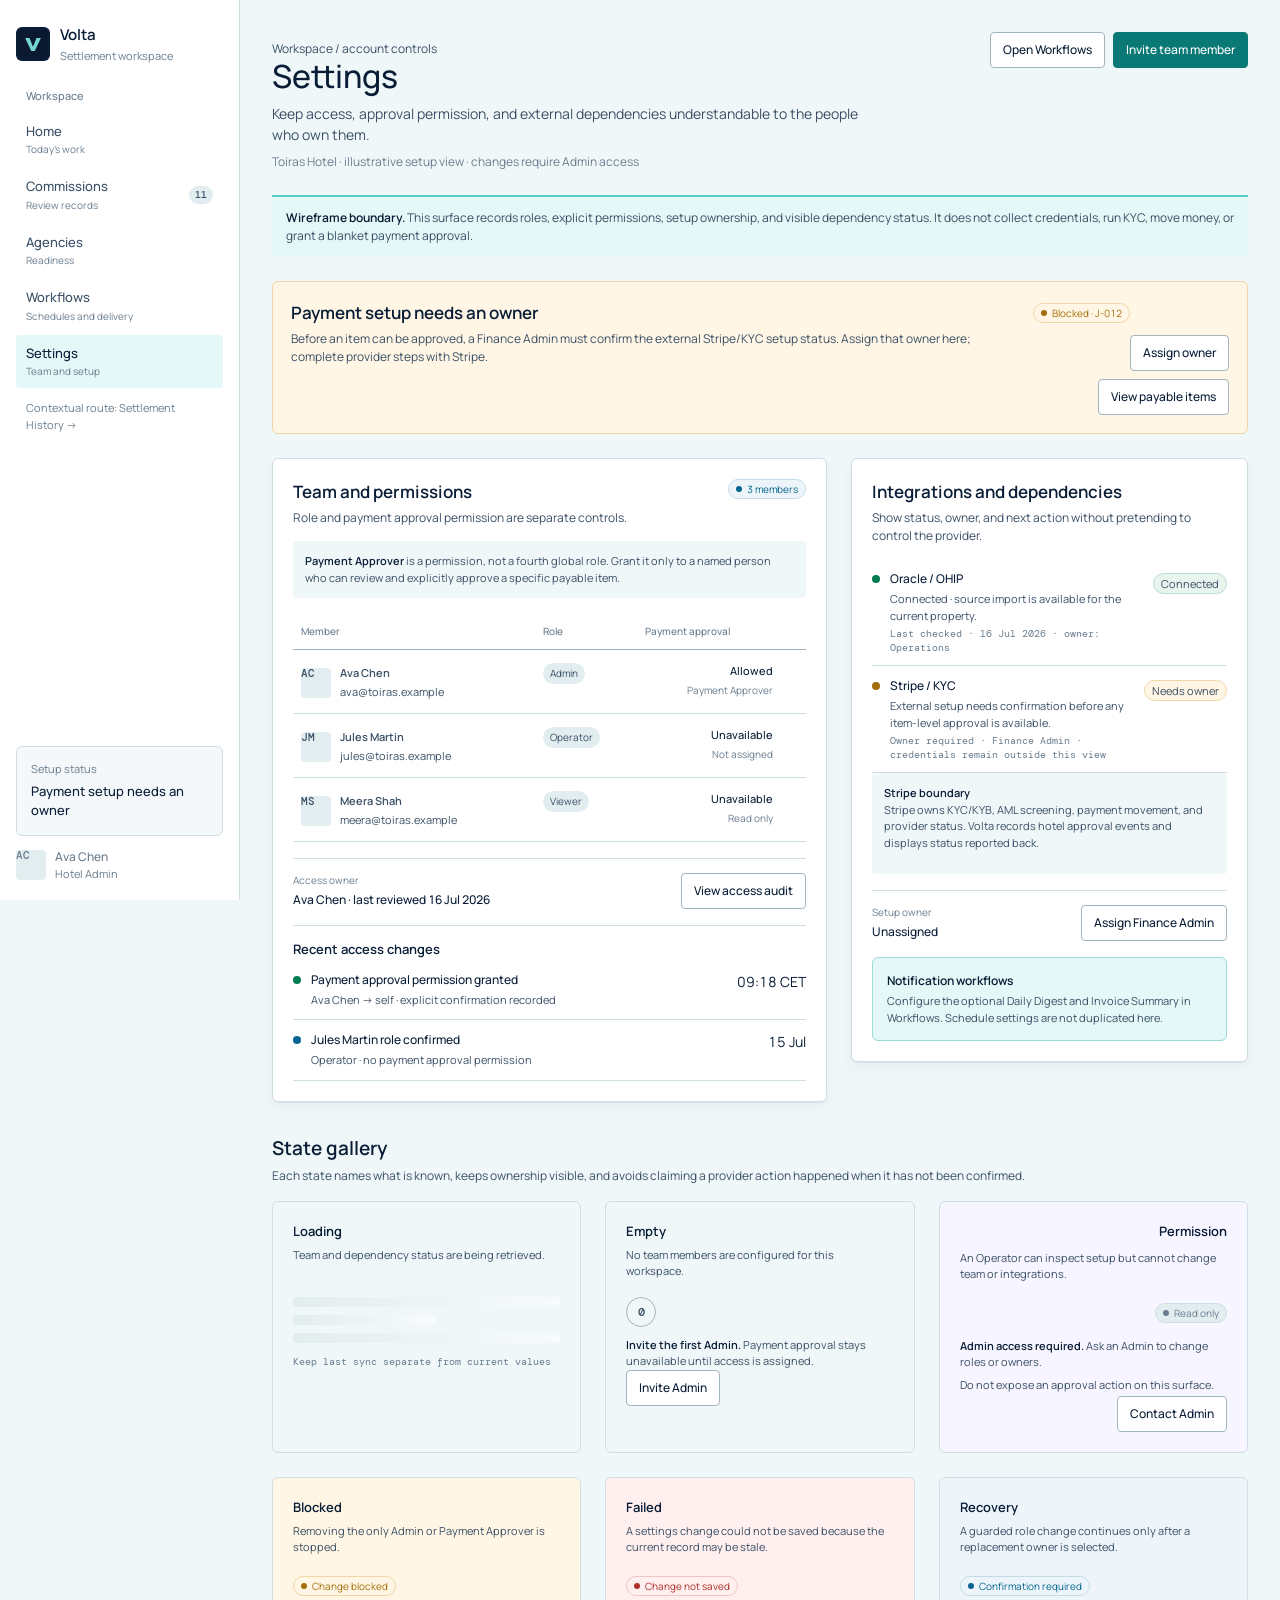
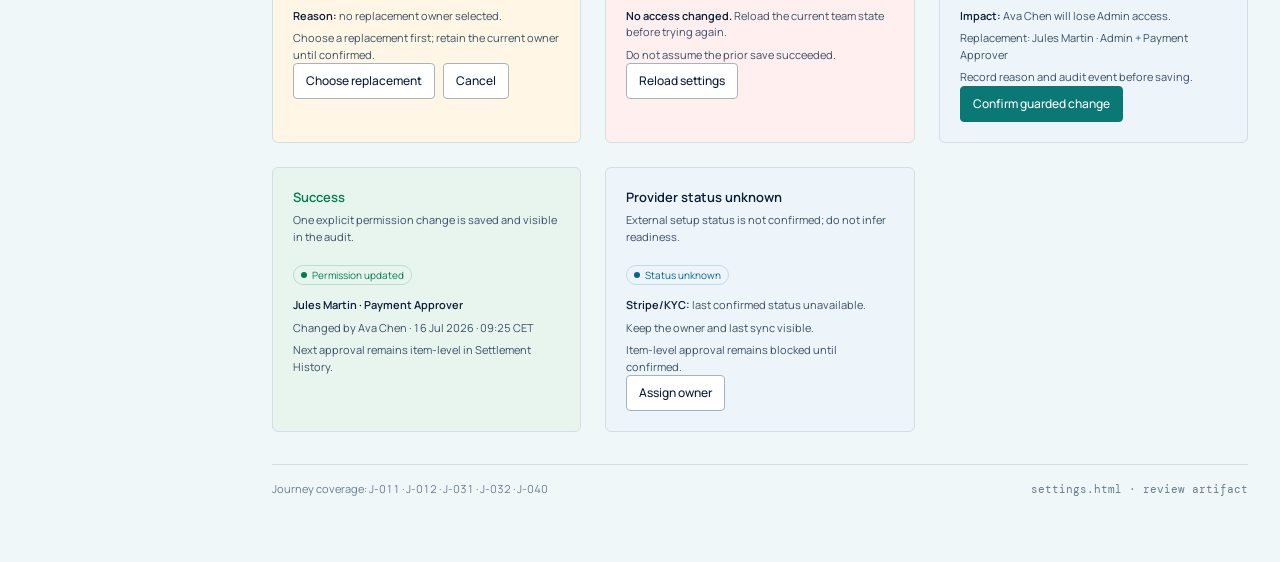
<file: dashboard/settings.html>
<!doctype html>
<html lang="en">
<head>
  <meta charset="utf-8">
  <meta name="viewport" content="width=device-width, initial-scale=1">
  <title>Volta — Settings wireframe</title>
  <link rel="preconnect" href="https://fonts.googleapis.com">
  <link rel="preconnect" href="https://fonts.gstatic.com" crossorigin>
  <link href="https://fonts.googleapis.com/css2?family=DM+Mono:wght@400;500&family=Manrope:wght@400;500;600&display=swap" rel="stylesheet">
  <style>
    :root {
      --white:#fff; --canvas:#f0f7f9; --canvas-2:#f5f8fa; --surface:#fff; --surface-2:#e2edf0;
      --ink:#091d36; --ink-2:#3a4f65; --ink-3:#697d8e; --line:#d0dfe5; --line-strong:#a3b4bf;
      --accent:#59cdc6; --accent-strong:#0a7975; --accent-soft:#e3f8f7;
      --success:#007d50; --success-soft:#e8f5ef; --warning:#a36e09; --warning-soft:#fff6e5;
      --error:#ac312a; --error-soft:#fff0ef; --info:#06658e; --info-soft:#edf5fa;
      --radius:6px; --control-radius:4px; --grid-gutter:24px; --grid-margin:32px; --grid-max:1360px;
      --font:Manrope,-apple-system,BlinkMacSystemFont,"Segoe UI",sans-serif;
      --mono:"DM Mono",ui-monospace,Menlo,Consolas,monospace;
      --shadow:0 1px 2px rgb(9 29 54 / .06),0 6px 14px rgb(9 29 54 / .04);
    }
    * { box-sizing:border-box; }
    html { background:var(--canvas); }
    body { min-width:0; margin:0; overflow-x:hidden; color:var(--ink); background:var(--canvas); font:14px/1.5 var(--font); font-variant-numeric:tabular-nums; }
    a { color:inherit; }
    button, input, select { font:inherit; }
    button { color:inherit; }
    :focus-visible { outline:3px solid var(--accent); outline-offset:2px; }
    .skip-link { position:absolute; left:12px; top:-48px; z-index:5; padding:8px 10px; border-radius:var(--control-radius); background:var(--ink); color:var(--white); text-decoration:none; }
    .skip-link:focus { top:12px; }
    .sr-only { position:absolute; width:1px; height:1px; overflow:hidden; clip:rect(0 0 0 0); white-space:nowrap; }

    .app-shell { min-height:100vh; display:grid; grid-template-columns:240px minmax(0,1fr); }
    .sidebar { position:sticky; top:0; display:flex; height:100dvh; flex-direction:column; gap:24px; padding:24px 16px 18px; border-right:1px solid var(--line); background:var(--white); }
    .brand { display:flex; align-items:center; gap:10px; text-decoration:none; }
    .brand-mark { display:grid; width:34px; height:34px; place-items:center; border-radius:var(--radius); background:var(--ink); }
    .brand-mark img { width:28px; height:28px; }
    .brand-copy strong, .brand-copy span, .nav-copy strong, .nav-copy span { display:block; }
    .brand-copy strong { font-size:15px; font-weight:600; }
    .brand-copy span { margin-top:1px; color:var(--ink-3); font-size:11px; }
    .sidebar-section { display:grid; gap:8px; }
    .sidebar-label { margin:0 10px; color:var(--ink-3); font-size:11px; font-weight:500; }
    .nav { display:grid; gap:2px; }
    .nav-item { display:grid; grid-template-columns:minmax(0,1fr) auto; align-items:center; gap:8px; width:100%; padding:9px 10px; border-radius:var(--control-radius); color:var(--ink-2); text-decoration:none; }
    .nav-item:hover { background:var(--surface-2); color:var(--ink); }
    .nav-item[aria-current="page"] { background:var(--accent-soft); color:var(--ink); }
    .nav-copy strong { font-size:13px; font-weight:500; }
    .nav-copy span { margin-top:1px; color:var(--ink-3); font-size:10px; }
    .nav-count { min-width:20px; padding:2px 6px; border-radius:999px; background:var(--surface-2); font:500 10px/1.4 var(--mono); text-align:center; }
    .nav-item[aria-current="page"] .nav-count { background:var(--accent); color:var(--ink); }
    .context-link { display:flex; align-items:center; gap:7px; margin:4px 10px 0; color:var(--ink-3); font-size:11px; text-decoration:none; }
    .context-link:hover { color:var(--ink); text-decoration:underline; }
    .sidebar-footer { display:grid; gap:12px; margin-top:auto; }
    .setup-link { display:block; padding:14px; border:1px solid var(--line); border-radius:var(--radius); background:var(--canvas-2); color:var(--ink); text-decoration:none; }
    .setup-link span, .profile span { display:block; color:var(--ink-3); font-size:11px; }
    .setup-link strong { display:block; margin-top:4px; font-size:13px; font-weight:500; }
    .profile { display:grid; grid-template-columns:30px minmax(0,1fr); gap:9px; align-items:center; }
    .avatar { display:grid; width:30px; height:30px; place-items:center; border-radius:var(--control-radius); background:var(--surface-2); font:500 10px/1 var(--mono); }
    .profile strong { font-size:12px; font-weight:500; }

    .main { min-width:0; }
    .page { width:min(100%,var(--grid-max)); min-width:0; margin:0 auto; padding:32px var(--grid-margin) 64px; }
    .page-head { display:flex; justify-content:space-between; gap:24px; align-items:flex-start; margin-bottom:24px; }
    h1, h2, h3, p { margin-top:0; }
    .page-head h1 { margin:0; font-size:32px; line-height:1.15; font-weight:500; text-wrap:balance; }
    .page-head p { max-width:68ch; margin:8px 0 0; color:var(--ink-2); }
    .eyeline { margin:0 0 6px; color:var(--ink-3); font-size:12px; }
    .property { color:var(--ink-3) !important; font-size:12px; }
    .head-actions, .button-row, .mini-action { display:flex; flex-wrap:wrap; gap:8px; align-items:center; }
    .head-actions { justify-content:flex-end; }
    .btn { display:inline-flex; min-height:36px; align-items:center; justify-content:center; border:1px solid var(--line-strong); border-radius:var(--control-radius); background:var(--white); padding:8px 12px; color:var(--ink); font-size:12px; font-weight:500; text-decoration:none; white-space:nowrap; cursor:pointer; }
    .btn:hover { border-color:var(--ink-2); background:var(--surface-2); }
    .btn.primary { border-color:var(--accent-strong); background:var(--accent-strong); color:var(--white); }
    .btn.primary:hover { border-color:var(--ink); background:var(--ink); }
    .btn[disabled] { cursor:not-allowed; opacity:.45; }
    .artifact-note { margin:0 0 24px; padding:12px 14px; border-top:2px solid var(--accent); background:var(--accent-soft); color:var(--ink-2); font-size:12px; }
    .artifact-note strong { color:var(--ink); font-weight:600; }
    .status-chip { display:inline-flex; align-items:center; gap:5px; width:max-content; padding:3px 7px; border:1px solid transparent; border-radius:999px; font-size:10px; line-height:1.2; }
    .status-chip::before { width:6px; height:6px; border-radius:50%; background:currentColor; content:""; }
    .success { border-color:#b9ddce; background:var(--success-soft); color:var(--success); }
    .warning { border-color:#f0d7a8; background:var(--warning-soft); color:var(--warning); }
    .error { border-color:#edc4c8; background:var(--error-soft); color:var(--error); }
    .info { border-color:#c5dbe8; background:var(--info-soft); color:var(--info); }
    .neutral { border-color:var(--line); background:var(--surface-2); color:var(--ink-2); }

    .setup-banner { display:flex; justify-content:space-between; gap:20px; align-items:flex-start; margin-bottom:24px; padding:18px; border:1px solid #f0d7a8; border-radius:var(--radius); background:var(--warning-soft); }
    .setup-banner h2, .section-head h2 { margin:0; font-size:17px; font-weight:600; }
    .setup-banner p, .section-head p { margin:5px 0 0; color:var(--ink-2); font-size:12px; }
    .setup-banner .button-row { justify-content:flex-end; margin-top:12px; }
    .settings-grid { display:grid; grid-template-columns:minmax(0,7fr) minmax(300px,5fr); gap:var(--grid-gutter); align-items:start; }
    .panel, .state-card { min-width:0; padding:20px; border:1px solid var(--line); border-radius:var(--radius); background:var(--surface); box-shadow:var(--shadow); }
    .section-head { display:flex; justify-content:space-between; gap:16px; align-items:flex-start; margin-bottom:14px; }
    .permission-note, .boundary-box { margin:0 0 16px; padding:12px; border-radius:var(--control-radius); background:var(--canvas); color:var(--ink-2); font-size:11px; }
    .permission-note strong, .boundary-box strong { color:var(--ink); font-weight:600; }
    .table-wrap { overflow-x:auto; }
    .team-table { width:100%; min-width:620px; border-collapse:collapse; font-size:12px; }
    .team-table th { padding:10px 8px; border-bottom:1px solid var(--line-strong); color:var(--ink-3); font-size:10px; font-weight:500; text-align:left; }
    .team-table td { padding:13px 8px; border-bottom:1px solid var(--line); vertical-align:top; }
    .team-table th:last-child, .team-table td:last-child { text-align:right; }
    .member { display:flex; gap:9px; align-items:center; }
    .member strong, .member span { display:block; }
    .member strong { font-weight:600; }
    .member span { margin-top:2px; color:var(--ink-2); font-size:11px; }
    .role { display:inline-flex; padding:3px 7px; border-radius:999px; background:var(--surface-2); color:var(--ink-2); font-size:10px; }
    .permission { display:grid; gap:3px; justify-items:end; }
    .permission strong { font-size:11px; font-weight:500; }
    .permission span { color:var(--ink-3); font-size:10px; }
    .permission-toggle { min-width:78px; min-height:30px; padding:5px 8px; border:1px solid var(--line-strong); border-radius:var(--control-radius); background:var(--white); font-size:11px; cursor:pointer; }
    .permission-toggle[aria-pressed="true"] { border-color:#9cdbd6; background:var(--accent-soft); color:var(--accent-strong); }
    .owner-row { display:flex; justify-content:space-between; gap:16px; align-items:flex-end; margin-top:16px; padding-top:14px; border-top:1px solid var(--line); }
    .owner-row span, .owner-row strong { display:block; }
    .owner-row span { color:var(--ink-3); font-size:10px; }
    .owner-row strong { margin-top:3px; font-size:12px; font-weight:500; }
    .audit { margin-top:16px; padding-top:14px; border-top:1px solid var(--line); }
    .audit h3 { margin:0; font-size:13px; font-weight:600; }
    .audit-row, .integration-row { display:grid; grid-template-columns:8px minmax(0,1fr) auto; gap:10px; align-items:start; padding:11px 0; border-bottom:1px solid var(--line); }
    .audit-row strong, .integration-row strong { display:block; font-size:12px; font-weight:500; }
    .audit-row span, .integration-row span, .integration-row small { display:block; margin-top:3px; color:var(--ink-2); font-size:11px; }
    .integration-row small { color:var(--ink-3); font:400 10px/1.35 var(--mono); }
    .dot { width:8px; height:8px; margin-top:5px; border-radius:50%; background:var(--info); }
    .dot.success { background:var(--success); }
    .dot.warning { background:var(--warning); }
    .workflow-link { display:block; margin-top:16px; padding:14px; border:1px solid #9cdbd6; border-radius:var(--radius); background:var(--accent-soft); color:var(--ink); text-decoration:none; }
    .workflow-link strong, .workflow-link span { display:block; }
    .workflow-link strong { font-size:12px; font-weight:600; }
    .workflow-link span { margin-top:3px; color:var(--ink-2); font-size:11px; }

    .section { margin-top:32px; }
    .section > h2 { margin:0; font-size:19px; font-weight:600; }
    .section > p { margin:5px 0 16px; color:var(--ink-2); font-size:12px; }
    .state-grid { display:grid; grid-template-columns:repeat(3,minmax(0,1fr)); gap:var(--grid-gutter); }
    .state-card { box-shadow:none; }
    .state-card h3 { margin:0; font-size:13px; font-weight:600; }
    .state-card > p { min-height:36px; margin:5px 0 14px; color:var(--ink-2); font-size:11px; }
    .state-card.loading, .state-card.empty { background:var(--canvas); }
    .state-card.permission { background:#f7f5ff; }
    .state-card.blocked { background:var(--warning-soft); }
    .state-card.failed { background:var(--error-soft); }
    .state-card.recovery { background:var(--info-soft); }
    .state-card.success { background:var(--success-soft); }
    .state-card ul { display:grid; gap:6px; margin:0; padding:0; list-style:none; }
    .state-card li { color:var(--ink-2); font-size:11px; }
    .state-card li strong { color:var(--ink); font-weight:600; }
    .skeleton { height:10px; margin:8px 0; border-radius:2px; background:linear-gradient(90deg,var(--surface-2),#f8fbfc,var(--surface-2)); background-size:200% 100%; animation:shimmer 1.5s linear infinite; }
    .skeleton.short { width:54%; }
    .empty-mark { display:grid; width:30px; height:30px; place-items:center; margin-bottom:10px; border:1px solid var(--line-strong); border-radius:50%; color:var(--ink-2); font:500 12px var(--mono); }
    .state-meta { margin-top:12px; color:var(--ink-3); font:400 10px/1.3 var(--mono); }
    footer { margin-top:32px; padding-top:16px; border-top:1px solid var(--line); color:var(--ink-3); font-size:11px; }
    .footer-row { display:flex; justify-content:space-between; gap:16px; flex-wrap:wrap; }
    .mono { font-family:var(--mono); }
    @keyframes shimmer { to { background-position:-200% 0; } }

    @media (max-width:1080px) {
      .app-shell { grid-template-columns:208px minmax(0,1fr); }
      .page { padding-inline:24px; }
      .settings-grid { grid-template-columns:1fr; }
      .state-grid { grid-template-columns:repeat(2,minmax(0,1fr)); }
    }
    @media (max-width:760px) {
      .app-shell { display:block; }
      .sidebar { position:static; display:block; height:auto; padding:14px 16px 12px; border-right:0; border-bottom:1px solid var(--line); }
      .sidebar-section { display:block; margin-top:12px; }
      .sidebar-label, .sidebar-footer { display:none; }
      .brand-mark { width:30px; height:30px; }
      .brand-mark img { width:24px; height:24px; }
      .nav { display:flex; gap:6px; overflow-x:auto; padding-bottom:2px; scrollbar-width:thin; }
      .nav-item { display:block; flex:0 0 auto; width:auto; padding:7px 9px; border:1px solid var(--line); background:var(--white); }
      .nav-copy strong { font-size:11px; }
      .nav-copy span { display:none; }
      .nav-count { display:inline-block; margin-top:4px; }
      .context-link { display:none; }
      .page { width:100%; max-width:100vw; padding:24px 16px 48px; }
      .page-head, .setup-banner { display:block; }
      .head-actions { justify-content:flex-start; margin-top:16px; }
      .setup-banner .status-chip { margin-top:12px; }
      .setup-banner .button-row { justify-content:flex-start; }
      .owner-row { display:block; }
      .owner-row .btn { margin-top:12px; }
      .state-grid { grid-template-columns:1fr; }
      .table-wrap { margin-inline:-4px; padding-inline:4px; }
      .page-head p, .artifact-note, .setup-banner p, .section > p { overflow-wrap:anywhere; }
    }
  </style>
</head>
<body>
  <a class="skip-link" href="#main">Skip to main content</a>
  <div class="app-shell">
    <aside class="sidebar" aria-label="Product navigation">
      <a class="brand" href="index.html">
        <span class="brand-mark"><img src="codex-20260707-volta-icon-navy-turquoise.svg" alt=""></span>
        <span class="brand-copy"><strong>Volta</strong><span>Settlement workspace</span></span>
      </a>
      <div class="sidebar-section">
        <p class="sidebar-label">Workspace</p>
        <nav class="nav" aria-label="Primary navigation">
          <a class="nav-item" href="index.html"><span class="nav-copy"><strong>Home</strong><span>Today’s work</span></span></a>
          <a class="nav-item" href="commissions.html?view=issues"><span class="nav-copy"><strong>Commissions</strong><span>Review records</span></span><span class="nav-count">11</span></a>
          <a class="nav-item" href="agencies.html?view=all"><span class="nav-copy"><strong>Agencies</strong><span>Readiness</span></span></a>
          <a class="nav-item" href="workflows.html"><span class="nav-copy"><strong>Workflows</strong><span>Schedules and delivery</span></span></a>
          <a class="nav-item" aria-current="page" href="#main"><span class="nav-copy"><strong>Settings</strong><span>Team and setup</span></span></a>
        </nav>
        <a class="context-link" href="settlement-history.html">Contextual route: Settlement History →</a>
      </div>
      <div class="sidebar-footer">
        <a class="setup-link" href="#integrations"><span>Setup status</span><strong>Payment setup needs an owner</strong></a>
        <div class="profile"><span class="avatar">AC</span><span><strong>Ava Chen</strong><span>Hotel Admin</span></span></div>
      </div>
    </aside>

    <main class="main" id="main" tabindex="-1">
      <div class="page">
        <header class="page-head">
          <div>
            <p class="eyeline">Workspace / account controls</p>
            <h1>Settings</h1>
            <p>Keep access, approval permission, and external dependencies understandable to the people who own them.</p>
            <p class="property">Toiras Hotel · illustrative setup view · changes require Admin access</p>
          </div>
          <div class="head-actions">
            <a class="btn" href="workflows.html">Open Workflows</a>
            <button class="btn primary" type="button">Invite team member</button>
          </div>
        </header>

        <p class="artifact-note"><strong>Wireframe boundary.</strong> This surface records roles, explicit permissions, setup ownership, and visible dependency status. It does not collect credentials, run KYC, move money, or grant a blanket payment approval.</p>

        <section class="setup-banner" aria-labelledby="setup-title">
          <div>
            <h2 id="setup-title">Payment setup needs an owner</h2>
            <p>Before an item can be approved, a Finance Admin must confirm the external Stripe/KYC setup status. Assign that owner here; complete provider steps with Stripe.</p>
          </div>
          <div>
            <span class="status-chip warning">Blocked · J-012</span>
            <div class="button-row">
              <button class="btn" type="button">Assign owner</button>
              <a class="btn" href="settlement-history.html#records">View payable items</a>
            </div>
          </div>
        </section>

        <section class="settings-grid" aria-label="Settings workspace">
          <section class="panel" aria-labelledby="team-title">
            <div class="section-head">
              <div><h2 id="team-title">Team and permissions</h2><p>Role and payment approval permission are separate controls.</p></div>
              <span class="status-chip info">3 members</span>
            </div>
            <p class="permission-note"><strong>Payment Approver</strong> is a permission, not a fourth global role. Grant it only to a named person who can review and explicitly approve a specific payable item.</p>
            <div class="table-wrap">
              <table class="team-table">
                <caption class="sr-only">Team members, roles, and payment approval permissions</caption>
                <thead><tr><th scope="col">Member</th><th scope="col">Role</th><th scope="col">Payment approval</th><th scope="col">Action</th></tr></thead>
                <tbody>
                  <tr><td><div class="member"><span class="avatar">AC</span><span><strong>Ava Chen</strong><span>ava@toiras.example</span></span></div></td><td><span class="role">Admin</span></td><td><div class="permission"><strong>Allowed</strong><span>Payment Approver</span></div></td><td><button class="permission-toggle" type="button" aria-pressed="true">Granted</button></td></tr>
                  <tr><td><div class="member"><span class="avatar">JM</span><span><strong>Jules Martin</strong><span>jules@toiras.example</span></span></div></td><td><span class="role">Operator</span></td><td><div class="permission"><strong>Unavailable</strong><span>Not assigned</span></div></td><td><button class="permission-toggle" type="button" aria-pressed="false">Grant</button></td></tr>
                  <tr><td><div class="member"><span class="avatar">MS</span><span><strong>Meera Shah</strong><span>meera@toiras.example</span></span></div></td><td><span class="role">Viewer</span></td><td><div class="permission"><strong>Unavailable</strong><span>Read only</span></div></td><td><button class="permission-toggle" type="button" aria-pressed="false">Manage</button></td></tr>
                </tbody>
              </table>
            </div>
            <div class="owner-row"><div><span>Access owner</span><strong>Ava Chen · last reviewed 16 Jul 2026</strong></div><button class="btn" type="button">View access audit</button></div>
            <div class="audit">
              <h3>Recent access changes</h3>
              <div class="audit-row"><i class="dot success"></i><div><strong>Payment approval permission granted</strong><span>Ava Chen → self · explicit confirmation recorded</span></div><time datetime="2026-07-16T09:18">09:18 CET</time></div>
              <div class="audit-row"><i class="dot"></i><div><strong>Jules Martin role confirmed</strong><span>Operator · no payment approval permission</span></div><time datetime="2026-07-15T16:02">15 Jul</time></div>
            </div>
          </section>

          <aside class="panel" id="integrations" aria-labelledby="dependencies-title">
            <div class="section-head"><div><h2 id="dependencies-title">Integrations and dependencies</h2><p>Show status, owner, and next action without pretending to control the provider.</p></div></div>
            <div class="integration-row"><i class="dot success"></i><div><strong>Oracle / OHIP</strong><span>Connected · source import is available for the current property.</span><small>Last checked · 16 Jul 2026 · owner: Operations</small></div><span class="status-chip success">Connected</span></div>
            <div class="integration-row"><i class="dot warning"></i><div><strong>Stripe / KYC</strong><span>External setup needs confirmation before any item-level approval is available.</span><small>Owner required · Finance Admin · credentials remain outside this view</small></div><span class="status-chip warning">Needs owner</span></div>
            <div class="boundary-box"><strong>Stripe boundary</strong><p>Stripe owns KYC/KYB, AML screening, payment movement, and provider status. Volta records hotel approval events and displays status reported back.</p></div>
            <div class="owner-row"><div><span>Setup owner</span><strong>Unassigned</strong></div><button class="btn" type="button">Assign Finance Admin</button></div>
            <a class="workflow-link" href="workflows.html"><strong>Notification workflows</strong><span>Configure the optional Daily Digest and Invoice Summary in Workflows. Schedule settings are not duplicated here.</span></a>
          </aside>
        </section>

        <section class="section" id="state-gallery" aria-labelledby="states-title">
          <h2 id="states-title">State gallery</h2>
          <p>Each state names what is known, keeps ownership visible, and avoids claiming a provider action happened when it has not been confirmed.</p>
          <div class="state-grid">
            <article class="state-card loading"><h3>Loading</h3><p>Team and dependency status are being retrieved.</p><div class="skeleton"></div><div class="skeleton short"></div><div class="skeleton"></div><div class="state-meta">Keep last sync separate from current values</div></article>
            <article class="state-card empty"><h3>Empty</h3><p>No team members are configured for this workspace.</p><div class="empty-mark">0</div><ul><li><strong>Invite the first Admin.</strong> Payment approval stays unavailable until access is assigned.</li></ul><div class="mini-action"><button class="btn" type="button">Invite Admin</button></div></article>
            <article class="state-card permission"><h3>Permission</h3><p>An Operator can inspect setup but cannot change team or integrations.</p><span class="status-chip neutral">Read only</span><ul style="margin-top:12px"><li><strong>Admin access required.</strong> Ask an Admin to change roles or owners.</li><li>Do not expose an approval action on this surface.</li></ul><div class="mini-action"><button class="btn" type="button">Contact Admin</button></div></article>
            <article class="state-card blocked"><h3>Blocked</h3><p>Removing the only Admin or Payment Approver is stopped.</p><span class="status-chip warning">Change blocked</span><ul style="margin-top:12px"><li><strong>Reason:</strong> no replacement owner selected.</li><li>Choose a replacement first; retain the current owner until confirmed.</li></ul><div class="mini-action"><button class="btn" type="button">Choose replacement</button><button class="btn" type="button">Cancel</button></div></article>
            <article class="state-card failed"><h3>Failed</h3><p>A settings change could not be saved because the current record may be stale.</p><span class="status-chip error">Change not saved</span><ul style="margin-top:12px"><li><strong>No access changed.</strong> Reload the current team state before trying again.</li><li>Do not assume the prior save succeeded.</li></ul><div class="mini-action"><button class="btn" type="button">Reload settings</button></div></article>
            <article class="state-card recovery"><h3>Recovery</h3><p>A guarded role change continues only after a replacement owner is selected.</p><span class="status-chip info">Confirmation required</span><ul style="margin-top:12px"><li><strong>Impact:</strong> Ava Chen will lose Admin access.</li><li>Replacement: Jules Martin · Admin + Payment Approver</li><li>Record reason and audit event before saving.</li></ul><div class="mini-action"><button class="btn primary" type="button">Confirm guarded change</button></div></article>
            <article class="state-card success"><h3>Success</h3><p>One explicit permission change is saved and visible in the audit.</p><span class="status-chip success">Permission updated</span><ul style="margin-top:12px"><li><strong>Jules Martin · Payment Approver</strong></li><li>Changed by Ava Chen · 16 Jul 2026 · 09:25 CET</li><li>Next approval remains item-level in Settlement History.</li></ul></article>
            <article class="state-card recovery"><h3>Provider status unknown</h3><p>External setup status is not confirmed; do not infer readiness.</p><span class="status-chip info">Status unknown</span><ul style="margin-top:12px"><li><strong>Stripe/KYC:</strong> last confirmed status unavailable.</li><li>Keep the owner and last sync visible.</li><li>Item-level approval remains blocked until confirmed.</li></ul><div class="mini-action"><button class="btn" type="button">Assign owner</button></div></article>
          </div>
        </section>

        <footer><div class="footer-row"><span>Journey coverage: J-011 · J-012 · J-031 · J-032 · J-040</span><span class="mono">settings.html · review artifact</span></div></footer>
      </div>
    </main>
  </div>
</body>
</html>
</file>
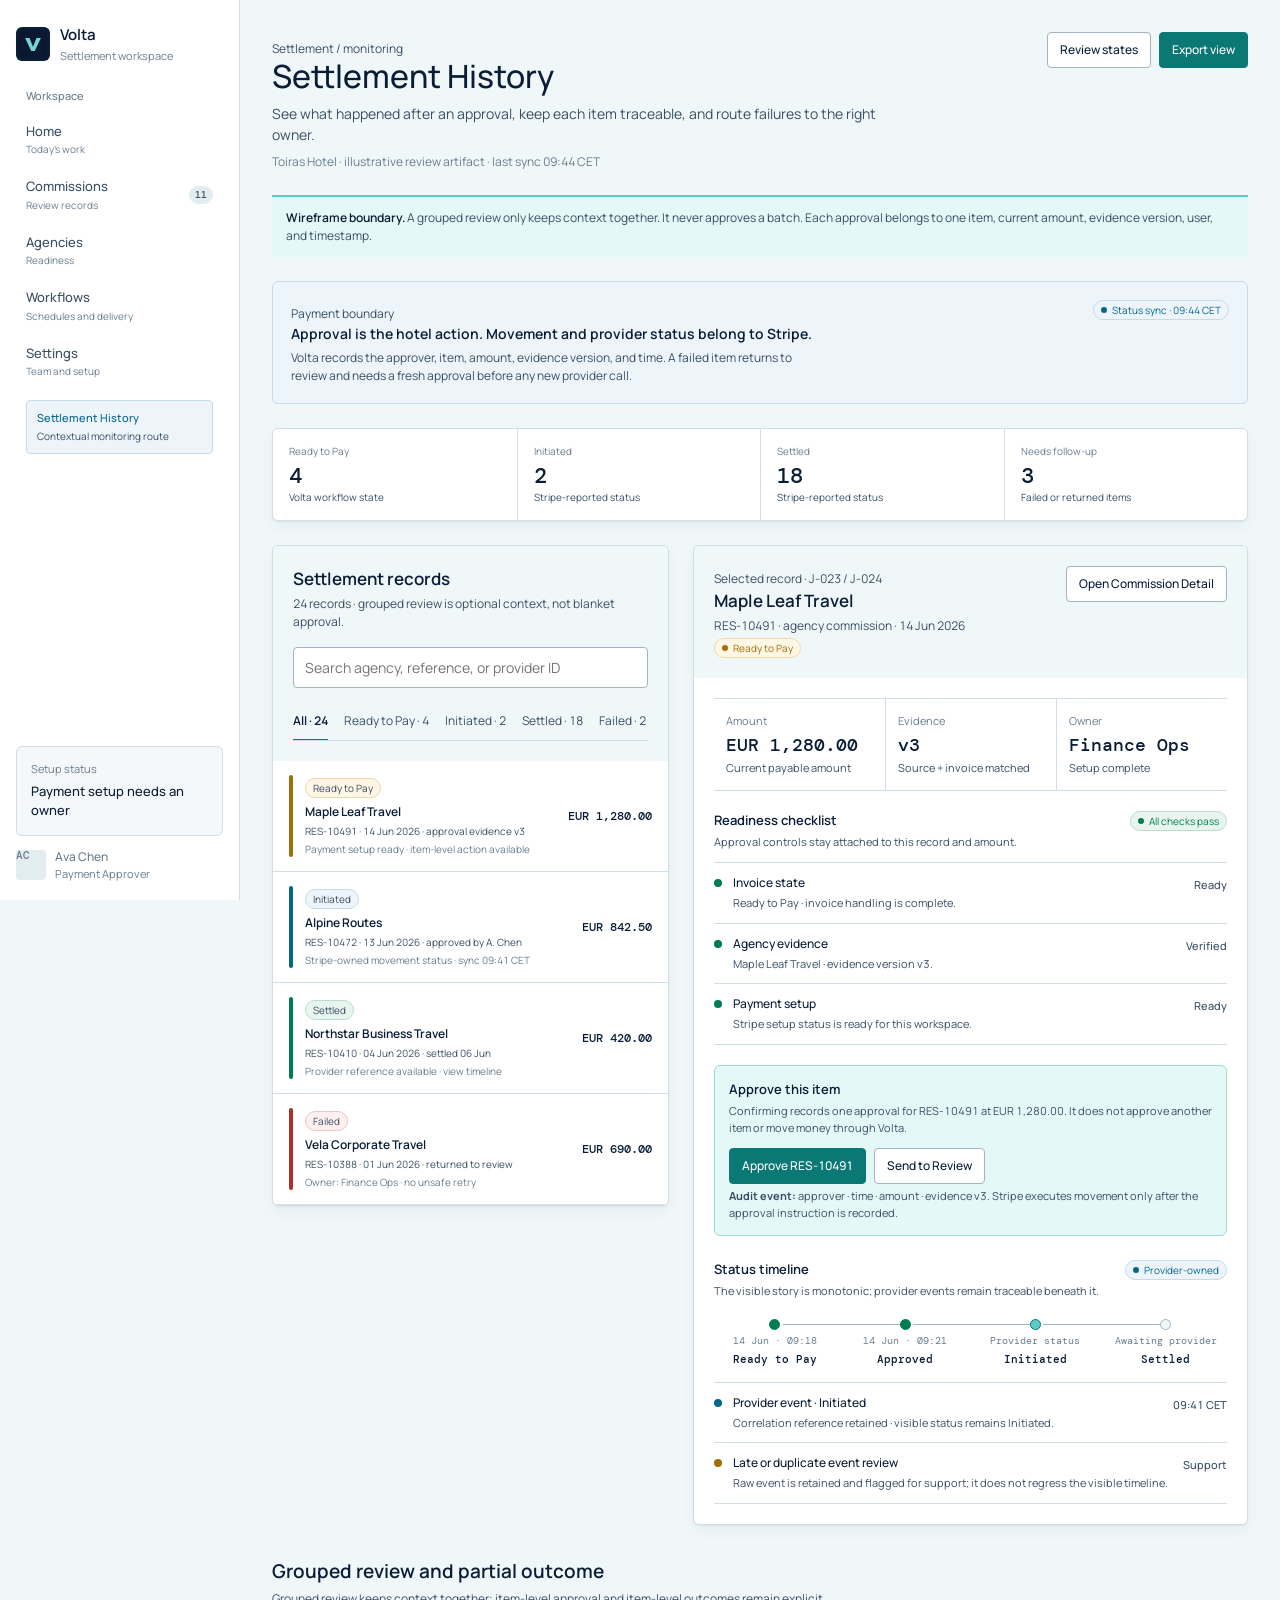
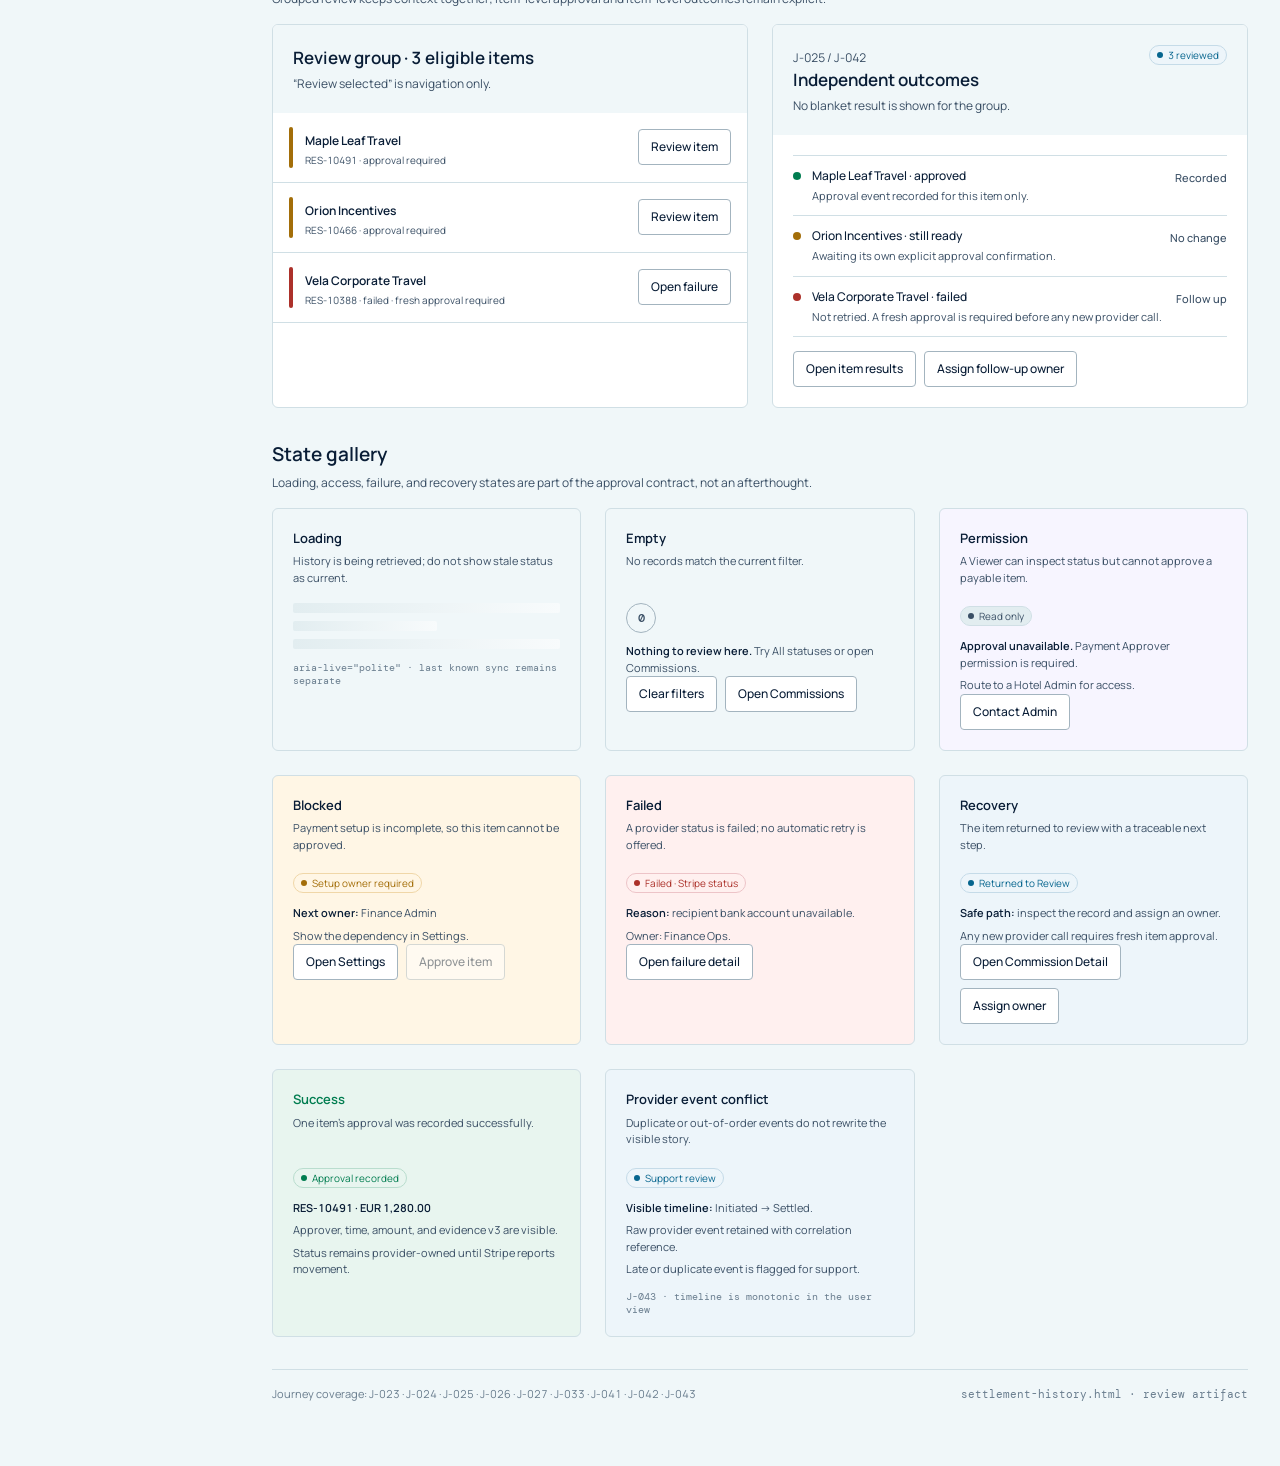
<file: dashboard/settlement-history.html>
<!doctype html>
<html lang="en">
<head>
  <meta charset="utf-8">
  <meta name="viewport" content="width=device-width, initial-scale=1">
  <title>Volta — Settlement History wireframe</title>
  <link rel="preconnect" href="https://fonts.googleapis.com">
  <link rel="preconnect" href="https://fonts.gstatic.com" crossorigin>
  <link href="https://fonts.googleapis.com/css2?family=DM+Mono:wght@400;500&family=Manrope:wght@400;500;600&display=swap" rel="stylesheet">
  <style>
    :root {
      --white:#fff; --canvas:#f0f7f9; --canvas-2:#f5f8fa; --surface:#fff; --surface-2:#e2edf0;
      --ink:#091d36; --ink-2:#3a4f65; --ink-3:#697d8e; --line:#d0dfe5; --line-strong:#a3b4bf;
      --accent:#59cdc6; --accent-strong:#0a7975; --accent-soft:#e3f8f7;
      --success:#007d50; --success-soft:#e8f5ef; --warning:#a36e09; --warning-soft:#fff6e5;
      --error:#ac312a; --error-soft:#fff0ef; --info:#06658e; --info-soft:#edf5fa;
      --radius:6px; --control-radius:4px; --grid-gutter:24px; --grid-margin:32px; --grid-max:1360px;
      --font:Manrope,-apple-system,BlinkMacSystemFont,"Segoe UI",sans-serif;
      --mono:"DM Mono",ui-monospace,Menlo,Consolas,monospace;
      --shadow:0 1px 2px rgb(9 29 54 / .06),0 6px 14px rgb(9 29 54 / .04);
    }
    * { box-sizing:border-box; }
    html { background:var(--canvas); }
    body { min-width:0; margin:0; overflow-x:hidden; color:var(--ink); background:var(--canvas); font:14px/1.5 var(--font); font-variant-numeric:tabular-nums; }
    a { color:inherit; }
    button, input { font:inherit; }
    button { color:inherit; }
    :focus-visible { outline:3px solid var(--accent); outline-offset:2px; }
    .skip-link { position:absolute; top:-48px; left:12px; z-index:5; padding:8px 10px; border-radius:var(--control-radius); background:var(--ink); color:var(--white); text-decoration:none; }
    .skip-link:focus { top:12px; }

    .app-shell { min-height:100vh; display:grid; grid-template-columns:240px minmax(0,1fr); }
    .sidebar { position:sticky; top:0; display:flex; height:100dvh; flex-direction:column; gap:24px; padding:24px 16px 18px; border-right:1px solid var(--line); background:var(--white); }
    .brand { display:flex; align-items:center; gap:10px; text-decoration:none; }
    .brand-mark { display:grid; width:34px; height:34px; place-items:center; border-radius:var(--radius); background:var(--ink); }
    .brand-mark img { width:28px; height:28px; }
    .brand-copy strong, .brand-copy span, .nav-copy strong, .nav-copy span { display:block; }
    .brand-copy strong { font-size:15px; font-weight:600; }
    .brand-copy span { margin-top:1px; color:var(--ink-3); font-size:11px; }
    .sidebar-section { display:grid; gap:8px; }
    .sidebar-label { margin:0 10px; color:var(--ink-3); font-size:11px; font-weight:500; }
    .nav { display:grid; gap:2px; }
    .nav-item { display:grid; grid-template-columns:minmax(0,1fr) auto; align-items:center; gap:8px; width:100%; padding:9px 10px; border-radius:var(--control-radius); color:var(--ink-2); text-decoration:none; }
    .nav-item:hover { background:var(--surface-2); color:var(--ink); }
    .nav-item[aria-current="page"] { background:var(--accent-soft); color:var(--ink); }
    .nav-copy strong { font-size:13px; font-weight:500; }
    .nav-copy span { margin-top:1px; color:var(--ink-3); font-size:10px; }
    .nav-count { min-width:20px; padding:2px 6px; border-radius:999px; background:var(--surface-2); font:500 10px/1.4 var(--mono); text-align:center; }
    .context-current { display:block; margin:4px 10px 0; padding:9px 10px; border:1px solid #c5dbe8; border-radius:var(--control-radius); background:var(--info-soft); color:var(--info); font-size:11px; font-weight:500; text-decoration:none; }
    .context-current span { display:block; margin-top:2px; color:var(--ink-2); font-size:10px; font-weight:400; }
    .sidebar-footer { display:grid; gap:12px; margin-top:auto; }
    .setup-link { display:block; padding:14px; border:1px solid var(--line); border-radius:var(--radius); background:var(--canvas-2); color:var(--ink); text-decoration:none; }
    .setup-link span, .profile span { display:block; color:var(--ink-3); font-size:11px; }
    .setup-link strong { display:block; margin-top:4px; font-size:13px; font-weight:500; }
    .profile { display:grid; grid-template-columns:30px minmax(0,1fr); gap:9px; align-items:center; }
    .avatar { display:grid; width:30px; height:30px; place-items:center; border-radius:var(--control-radius); background:var(--surface-2); font:500 10px/1 var(--mono); }
    .profile strong { font-size:12px; font-weight:500; }

    .main { min-width:0; }
    .page { width:min(100%,var(--grid-max)); min-width:0; margin:0 auto; padding:32px var(--grid-margin) 64px; }
    .page-head { display:flex; justify-content:space-between; gap:24px; align-items:flex-start; margin-bottom:24px; }
    h1, h2, h3, p { margin-top:0; }
    .page-head h1 { margin:0; font-size:32px; line-height:1.15; font-weight:500; text-wrap:balance; }
    .page-head p { max-width:68ch; margin:8px 0 0; color:var(--ink-2); }
    .eyeline { margin:0 0 6px; color:var(--ink-3); font-size:12px; }
    .property { color:var(--ink-3) !important; font-size:12px; }
    .head-actions, .button-row, .mini-action { display:flex; flex-wrap:wrap; gap:8px; align-items:center; }
    .head-actions { justify-content:flex-end; }
    .btn { display:inline-flex; min-height:36px; align-items:center; justify-content:center; border:1px solid var(--line-strong); border-radius:var(--control-radius); background:var(--white); padding:8px 12px; color:var(--ink); font-size:12px; font-weight:500; text-decoration:none; white-space:nowrap; cursor:pointer; }
    .btn:hover { border-color:var(--ink-2); background:var(--surface-2); }
    .btn.primary { border-color:var(--accent-strong); background:var(--accent-strong); color:var(--white); }
    .btn.primary:hover { border-color:var(--ink); background:var(--ink); }
    .btn[disabled] { cursor:not-allowed; opacity:.45; }
    .artifact-note { margin:0 0 24px; padding:12px 14px; border-top:2px solid var(--accent); background:var(--accent-soft); color:var(--ink-2); font-size:12px; }
    .artifact-note strong { color:var(--ink); font-weight:600; }
    .status-chip { display:inline-flex; align-items:center; gap:5px; width:max-content; padding:3px 7px; border:1px solid transparent; border-radius:999px; font-size:10px; line-height:1.2; }
    .status-chip::before { width:6px; height:6px; border-radius:50%; background:currentColor; content:""; }
    .success { border-color:#b9ddce; background:var(--success-soft); color:var(--success); }
    .warning { border-color:#f0d7a8; background:var(--warning-soft); color:var(--warning); }
    .error { border-color:#edc4c8; background:var(--error-soft); color:var(--error); }
    .info { border-color:#c5dbe8; background:var(--info-soft); color:var(--info); }
    .neutral { border-color:var(--line); background:var(--surface-2); color:var(--ink-2); }

    .boundary { display:flex; justify-content:space-between; gap:20px; align-items:flex-start; margin-bottom:24px; padding:18px; border:1px solid #c5dbe8; border-radius:var(--radius); background:var(--info-soft); }
    .boundary strong { display:block; font-size:14px; font-weight:600; }
    .boundary p { max-width:74ch; margin:5px 0 0; color:var(--ink-2); font-size:12px; }
    .summary-band { display:grid; grid-template-columns:repeat(4,minmax(0,1fr)); margin-bottom:24px; border:1px solid var(--line); border-radius:var(--radius); overflow:hidden; background:var(--surface); box-shadow:var(--shadow); }
    .summary-item { min-width:0; padding:15px 16px; }
    .summary-item + .summary-item { border-left:1px solid var(--line); }
    .summary-item span, .summary-item small { display:block; color:var(--ink-3); font-size:10px; }
    .summary-item strong { display:block; margin:5px 0 2px; font:500 22px/1.1 var(--mono); }
    .summary-item small { color:var(--ink-2); }

    .workbench { display:grid; grid-template-columns:minmax(300px,5fr) minmax(0,7fr); gap:var(--grid-gutter); align-items:start; }
    .queue, .detail, .state-card { min-width:0; overflow:hidden; border:1px solid var(--line); border-radius:var(--radius); background:var(--surface); box-shadow:var(--shadow); }
    .queue-head, .detail-head { padding:20px; background:var(--canvas); }
    .queue-head h2, .detail-head h2 { margin:0; font-size:17px; font-weight:600; }
    .queue-head p, .detail-head p { margin:4px 0 0; color:var(--ink-2); font-size:12px; }
    .search { width:100%; min-height:38px; margin-top:16px; padding:9px 11px; border:1px solid var(--line-strong); border-radius:var(--control-radius); background:var(--white); color:var(--ink); }
    .tabs { display:flex; gap:16px; overflow-x:auto; margin-top:16px; border-bottom:1px solid var(--line); }
    .tab { position:relative; flex:0 0 auto; padding:8px 0 10px; border:0; background:transparent; color:var(--ink-2); font-size:12px; white-space:nowrap; cursor:pointer; }
    .tab[aria-selected="true"] { color:var(--ink); font-weight:600; }
    .tab[aria-selected="true"]::after { position:absolute; right:0; bottom:-1px; left:0; height:2px; background:var(--accent-strong); content:""; }
    .record-list { display:grid; }
    .record { display:grid; grid-template-columns:4px minmax(0,1fr) auto; gap:12px; align-items:center; padding:14px 16px; border-bottom:1px solid var(--line); }
    .record-bar { align-self:stretch; border-radius:999px; background:var(--warning); }
    .record-bar.info { background:var(--info); }
    .record-bar.success { background:var(--success); }
    .record-bar.error { background:var(--error); }
    .record strong, .record span, .record small { display:block; }
    .record strong { margin-top:5px; font-size:12px; font-weight:600; }
    .record span, .record small { margin-top:3px; color:var(--ink-2); font-size:10px; }
    .record small { color:var(--ink-3); }
    .amount { font:500 12px/1.2 var(--mono); white-space:nowrap; text-align:right; }
    .detail-head { display:flex; justify-content:space-between; gap:16px; align-items:flex-start; }
    .detail-body { padding:20px; }
    .fact-band { display:grid; grid-template-columns:repeat(3,minmax(0,1fr)); margin-bottom:20px; border-top:1px solid var(--line); border-bottom:1px solid var(--line); }
    .fact { min-width:0; padding:14px 12px; }
    .fact + .fact { border-left:1px solid var(--line); }
    .fact span, .fact small { display:block; color:var(--ink-3); font-size:11px; }
    .fact strong { display:block; margin-top:5px; font:500 18px/1.15 var(--mono); overflow-wrap:anywhere; }
    .fact small { margin-top:4px; color:var(--ink-2); }
    .section-head { display:flex; justify-content:space-between; gap:16px; align-items:flex-start; margin-bottom:12px; }
    .section-head h3 { margin:0; font-size:13px; font-weight:600; }
    .section-head p { margin:3px 0 0; color:var(--ink-2); font-size:11px; }
    .checklist, .event-list, .outcome-list { display:grid; border-top:1px solid var(--line); }
    .check-row, .event-row, .outcome-row { display:grid; grid-template-columns:9px minmax(0,1fr) auto; gap:10px; align-items:start; padding:11px 0; border-bottom:1px solid var(--line); }
    .check-row strong, .event-row strong, .outcome-row strong { display:block; font-size:12px; font-weight:500; }
    .check-row span, .event-row span, .outcome-row span { display:block; margin-top:3px; color:var(--ink-2); font-size:11px; }
    .dot { width:8px; height:8px; margin-top:5px; border-radius:50%; background:var(--info); }
    .dot.success { background:var(--success); } .dot.warning { background:var(--warning); } .dot.error { background:var(--error); }
    .state { font-size:11px; font-weight:500; white-space:nowrap; }
    .approval-box { margin-top:20px; padding:14px; border:1px solid #9cdbd6; border-radius:var(--radius); background:var(--accent-soft); }
    .approval-box h3 { margin:0; font-size:13px; font-weight:600; }
    .approval-box p { margin:4px 0 12px; color:var(--ink-2); font-size:11px; }
    .boundary-copy { margin-bottom:0 !important; }
    .timeline { display:grid; grid-template-columns:repeat(4,minmax(0,1fr)); gap:8px; margin-top:16px; padding-top:4px; }
    .timeline-step { position:relative; display:grid; gap:5px; justify-items:center; text-align:center; }
    .timeline-step::before { position:absolute; top:5px; left:-50%; width:100%; height:1px; background:var(--line-strong); content:""; }
    .timeline-step:first-child::before { display:none; }
    .timeline-dot { position:relative; z-index:1; width:11px; height:11px; border:1px solid var(--line-strong); border-radius:50%; background:var(--canvas); }
    .timeline-step.done .timeline-dot { border-color:var(--success); background:var(--success); }
    .timeline-step.current .timeline-dot { border-color:var(--accent-strong); background:var(--accent); }
    .timeline-step span { color:var(--ink-3); font:400 10px/1.25 var(--mono); }
    .timeline-step strong { font:500 11px/1.2 var(--mono); }

    .section { margin-top:32px; }
    .section > h2 { margin:0; font-size:19px; font-weight:600; }
    .section > p { margin:5px 0 16px; color:var(--ink-2); font-size:12px; }
    .grouped { display:grid; grid-template-columns:minmax(0,1fr) minmax(0,1fr); gap:var(--grid-gutter); }
    .grouped .queue, .grouped .detail { box-shadow:none; }
    .state-grid { display:grid; grid-template-columns:repeat(3,minmax(0,1fr)); gap:var(--grid-gutter); }
    .state-card { padding:20px; box-shadow:none; }
    .state-card h3 { margin:0; font-size:13px; font-weight:600; }
    .state-card > p { min-height:36px; margin:5px 0 14px; color:var(--ink-2); font-size:11px; }
    .state-card.loading, .state-card.empty { background:var(--canvas); }
    .state-card.permission { background:#f7f5ff; }
    .state-card.blocked { background:var(--warning-soft); }
    .state-card.failed { background:var(--error-soft); }
    .state-card.recovery { background:var(--info-soft); }
    .state-card.success { background:var(--success-soft); }
    .state-card ul { display:grid; gap:6px; margin:0; padding:0; list-style:none; }
    .state-card li { color:var(--ink-2); font-size:11px; }
    .state-card li strong { color:var(--ink); font-weight:600; }
    .skeleton { height:10px; margin:8px 0; border-radius:2px; background:linear-gradient(90deg,var(--surface-2),#f8fbfc,var(--surface-2)); background-size:200% 100%; animation:shimmer 1.5s linear infinite; }
    .skeleton.short { width:54%; }
    .empty-mark { display:grid; width:30px; height:30px; place-items:center; margin-bottom:10px; border:1px solid var(--line-strong); border-radius:50%; color:var(--ink-2); font:500 12px var(--mono); }
    .state-meta { margin-top:12px; color:var(--ink-3); font:400 10px/1.3 var(--mono); }
    footer { margin-top:32px; padding-top:16px; border-top:1px solid var(--line); color:var(--ink-3); font-size:11px; }
    .footer-row { display:flex; justify-content:space-between; gap:16px; flex-wrap:wrap; }
    .mono { font-family:var(--mono); }
    @keyframes shimmer { to { background-position:-200% 0; } }

    @media (max-width:1080px) {
      .app-shell { grid-template-columns:208px minmax(0,1fr); }
      .page { padding-inline:24px; }
      .workbench, .grouped { grid-template-columns:1fr; }
      .state-grid { grid-template-columns:repeat(2,minmax(0,1fr)); }
    }
    @media (max-width:760px) {
      .app-shell { display:block; }
      .sidebar { position:static; display:block; height:auto; padding:14px 16px 12px; border-right:0; border-bottom:1px solid var(--line); }
      .sidebar-section { display:block; margin-top:12px; }
      .sidebar-label, .context-current, .sidebar-footer { display:none; }
      .brand-mark { width:30px; height:30px; } .brand-mark img { width:24px; height:24px; }
      .nav { display:flex; gap:6px; overflow-x:auto; padding-bottom:2px; scrollbar-width:thin; }
      .nav-item { display:block; flex:0 0 auto; width:auto; padding:7px 9px; border:1px solid var(--line); background:var(--white); }
      .nav-copy strong { font-size:11px; } .nav-copy span { display:none; } .nav-count { display:inline-block; margin-top:4px; }
      .page { width:100%; max-width:100vw; padding:24px 16px 48px; }
      .page-head, .boundary, .detail-head { display:block; }
      .head-actions { justify-content:flex-start; margin-top:16px; }
      .boundary .status-chip, .detail-head .btn { margin-top:12px; }
      .summary-band { grid-template-columns:repeat(2,minmax(0,1fr)); }
      .summary-item:nth-child(3), .summary-item:nth-child(4) { border-top:1px solid var(--line); }
      .summary-item:nth-child(3) { border-left:0; }
      .record { grid-template-columns:4px minmax(0,1fr); }
      .amount { grid-column:2; text-align:left; }
      .fact-band { grid-template-columns:1fr; }
      .fact + .fact { border-top:1px solid var(--line); border-left:0; }
      .timeline { grid-template-columns:repeat(2,minmax(0,1fr)); row-gap:16px; }
      .timeline-step:nth-child(3)::before { display:none; }
      .state-grid { grid-template-columns:1fr; }
      .page-head p, .artifact-note, .boundary p, .section > p { overflow-wrap:anywhere; }
    }
  </style>
</head>
<body>
  <a class="skip-link" href="#main">Skip to main content</a>
  <div class="app-shell">
    <aside class="sidebar" aria-label="Product navigation">
      <a class="brand" href="index.html">
        <span class="brand-mark"><img src="codex-20260707-volta-icon-navy-turquoise.svg" alt=""></span>
        <span class="brand-copy"><strong>Volta</strong><span>Settlement workspace</span></span>
      </a>
      <div class="sidebar-section">
        <p class="sidebar-label">Workspace</p>
        <nav class="nav" aria-label="Primary navigation">
          <a class="nav-item" href="index.html"><span class="nav-copy"><strong>Home</strong><span>Today’s work</span></span></a>
          <a class="nav-item" href="commissions.html?view=issues"><span class="nav-copy"><strong>Commissions</strong><span>Review records</span></span><span class="nav-count">11</span></a>
          <a class="nav-item" href="agencies.html?view=all"><span class="nav-copy"><strong>Agencies</strong><span>Readiness</span></span></a>
          <a class="nav-item" href="workflows.html"><span class="nav-copy"><strong>Workflows</strong><span>Schedules and delivery</span></span></a>
          <a class="nav-item" href="settings.html"><span class="nav-copy"><strong>Settings</strong><span>Team and setup</span></span></a>
        </nav>
        <a class="context-current" aria-current="page" href="#main">Settlement History<span>Contextual monitoring route</span></a>
      </div>
      <div class="sidebar-footer">
        <a class="setup-link" href="settings.html#integrations"><span>Setup status</span><strong>Payment setup needs an owner</strong></a>
        <div class="profile"><span class="avatar">AC</span><span><strong>Ava Chen</strong><span>Payment Approver</span></span></div>
      </div>
    </aside>

    <main class="main" id="main" tabindex="-1">
      <div class="page">
        <header class="page-head">
          <div>
            <p class="eyeline">Settlement / monitoring</p>
            <h1>Settlement History</h1>
            <p>See what happened after an approval, keep each item traceable, and route failures to the right owner.</p>
            <p class="property">Toiras Hotel · illustrative review artifact · last sync 09:44 CET</p>
          </div>
          <div class="head-actions"><a class="btn" href="#state-gallery">Review states</a><button class="btn primary" type="button">Export view</button></div>
        </header>

        <p class="artifact-note"><strong>Wireframe boundary.</strong> A grouped review only keeps context together. It never approves a batch. Each approval belongs to one item, current amount, evidence version, user, and timestamp.</p>

        <section class="boundary" aria-label="Stripe and Volta payment boundary">
          <div><p class="eyeline">Payment boundary</p><strong>Approval is the hotel action. Movement and provider status belong to Stripe.</strong><p>Volta records the approver, item, amount, evidence version, and time. A failed item returns to review and needs a fresh approval before any new provider call.</p></div>
          <span class="status-chip info">Status sync · 09:44 CET</span>
        </section>

        <section class="summary-band" aria-label="Settlement summary">
          <div class="summary-item"><span>Ready to Pay</span><strong>4</strong><small>Volta workflow state</small></div>
          <div class="summary-item"><span>Initiated</span><strong>2</strong><small>Stripe-reported status</small></div>
          <div class="summary-item"><span>Settled</span><strong>18</strong><small>Stripe-reported status</small></div>
          <div class="summary-item"><span>Needs follow-up</span><strong>3</strong><small>Failed or returned items</small></div>
        </section>

        <section class="workbench" aria-label="Settlement records and selected item">
          <section class="queue" id="records" aria-labelledby="records-title">
            <header class="queue-head">
              <h2 id="records-title">Settlement records</h2>
              <p>24 records · grouped review is optional context, not blanket approval.</p>
              <input class="search" aria-label="Search settlement records" placeholder="Search agency, reference, or provider ID">
              <div class="tabs" role="tablist" aria-label="Settlement status filters">
                <button class="tab" role="tab" aria-selected="true" type="button">All · 24</button>
                <button class="tab" role="tab" aria-selected="false" type="button">Ready to Pay · 4</button>
                <button class="tab" role="tab" aria-selected="false" type="button">Initiated · 2</button>
                <button class="tab" role="tab" aria-selected="false" type="button">Settled · 18</button>
                <button class="tab" role="tab" aria-selected="false" type="button">Failed · 2</button>
                <button class="tab" role="tab" aria-selected="false" type="button">Returned · 1</button>
              </div>
            </header>
            <div class="record-list">
              <article class="record"><i class="record-bar"></i><div><span class="status-chip warning">Ready to Pay</span><strong>Maple Leaf Travel</strong><span>RES-10491 · 14 Jun 2026 · approval evidence v3</span><small>Payment setup ready · item-level action available</small></div><div class="amount">EUR 1,280.00</div></article>
              <article class="record"><i class="record-bar info"></i><div><span class="status-chip info">Initiated</span><strong>Alpine Routes</strong><span>RES-10472 · 13 Jun 2026 · approved by A. Chen</span><small>Stripe-owned movement status · sync 09:41 CET</small></div><div class="amount">EUR 842.50</div></article>
              <article class="record"><i class="record-bar success"></i><div><span class="status-chip success">Settled</span><strong>Northstar Business Travel</strong><span>RES-10410 · 04 Jun 2026 · settled 06 Jun</span><small>Provider reference available · view timeline</small></div><div class="amount">EUR 420.00</div></article>
              <article class="record"><i class="record-bar error"></i><div><span class="status-chip error">Failed</span><strong>Vela Corporate Travel</strong><span>RES-10388 · 01 Jun 2026 · returned to review</span><small>Owner: Finance Ops · no unsafe retry</small></div><div class="amount">EUR 690.00</div></article>
            </div>
          </section>

          <section class="detail" aria-labelledby="detail-title">
            <header class="detail-head"><div><p class="eyeline">Selected record · J-023 / J-024</p><h2 id="detail-title">Maple Leaf Travel</h2><p>RES-10491 · agency commission · 14 Jun 2026</p><span class="status-chip warning">Ready to Pay</span></div><a class="btn" href="commission-detail.html">Open Commission Detail</a></header>
            <div class="detail-body">
              <div class="fact-band"><div class="fact"><span>Amount</span><strong>EUR 1,280.00</strong><small>Current payable amount</small></div><div class="fact"><span>Evidence</span><strong>v3</strong><small>Source + invoice matched</small></div><div class="fact"><span>Owner</span><strong>Finance Ops</strong><small>Setup complete</small></div></div>
              <div class="section-head"><div><h3>Readiness checklist</h3><p>Approval controls stay attached to this record and amount.</p></div><span class="status-chip success">All checks pass</span></div>
              <div class="checklist">
                <div class="check-row"><i class="dot success"></i><div><strong>Invoice state</strong><span>Ready to Pay · invoice handling is complete.</span></div><span class="state">Ready</span></div>
                <div class="check-row"><i class="dot success"></i><div><strong>Agency evidence</strong><span>Maple Leaf Travel · evidence version v3.</span></div><span class="state">Verified</span></div>
                <div class="check-row"><i class="dot success"></i><div><strong>Payment setup</strong><span>Stripe setup status is ready for this workspace.</span></div><span class="state">Ready</span></div>
              </div>
              <div class="approval-box">
                <h3>Approve this item</h3>
                <p>Confirming records one approval for RES-10491 at EUR 1,280.00. It does not approve another item or move money through Volta.</p>
                <div class="button-row"><button class="btn primary" type="button">Approve RES-10491</button><button class="btn" type="button">Send to Review</button></div>
                <p class="boundary-copy"><strong>Audit event:</strong> approver · time · amount · evidence v3. Stripe executes movement only after the approval instruction is recorded.</p>
              </div>
              <div class="section-head" style="margin-top:24px"><div><h3>Status timeline</h3><p>The visible story is monotonic; provider events remain traceable beneath it.</p></div><span class="status-chip info">Provider-owned</span></div>
              <div class="timeline" aria-label="Illustrative settlement timeline"><div class="timeline-step done"><i class="timeline-dot"></i><span>14 Jun · 09:18</span><strong>Ready to Pay</strong></div><div class="timeline-step done"><i class="timeline-dot"></i><span>14 Jun · 09:21</span><strong>Approved</strong></div><div class="timeline-step current"><i class="timeline-dot"></i><span>Provider status</span><strong>Initiated</strong></div><div class="timeline-step"><i class="timeline-dot"></i><span>Awaiting provider</span><strong>Settled</strong></div></div>
              <div class="event-list" style="margin-top:16px"><div class="event-row"><i class="dot"></i><div><strong>Provider event · Initiated</strong><span>Correlation reference retained · visible status remains Initiated.</span></div><span class="state">09:41 CET</span></div><div class="event-row"><i class="dot warning"></i><div><strong>Late or duplicate event review</strong><span>Raw event is retained and flagged for support; it does not regress the visible timeline.</span></div><span class="state">Support</span></div></div>
            </div>
          </section>
        </section>

        <section class="section" aria-labelledby="group-title">
          <h2 id="group-title">Grouped review and partial outcome</h2>
          <p>Grouped review keeps context together; item-level approval and item-level outcomes remain explicit.</p>
          <div class="grouped">
            <section class="queue" aria-label="Grouped review list"><header class="queue-head"><h2>Review group · 3 eligible items</h2><p>“Review selected” is navigation only.</p></header><div class="record-list"><div class="record"><i class="record-bar"></i><div><strong>Maple Leaf Travel</strong><span>RES-10491 · approval required</span></div><button class="btn" type="button">Review item</button></div><div class="record"><i class="record-bar"></i><div><strong>Orion Incentives</strong><span>RES-10466 · approval required</span></div><button class="btn" type="button">Review item</button></div><div class="record"><i class="record-bar error"></i><div><strong>Vela Corporate Travel</strong><span>RES-10388 · failed · fresh approval required</span></div><button class="btn" type="button">Open failure</button></div></div></section>
            <section class="detail" aria-label="Partial group result"><header class="detail-head"><div><p class="eyeline">J-025 / J-042</p><h2>Independent outcomes</h2><p>No blanket result is shown for the group.</p></div><span class="status-chip info">3 reviewed</span></header><div class="detail-body"><div class="outcome-list"><div class="outcome-row"><i class="dot success"></i><div><strong>Maple Leaf Travel · approved</strong><span>Approval event recorded for this item only.</span></div><span class="state">Recorded</span></div><div class="outcome-row"><i class="dot warning"></i><div><strong>Orion Incentives · still ready</strong><span>Awaiting its own explicit approval confirmation.</span></div><span class="state">No change</span></div><div class="outcome-row"><i class="dot error"></i><div><strong>Vela Corporate Travel · failed</strong><span>Not retried. A fresh approval is required before any new provider call.</span></div><span class="state">Follow up</span></div></div><div class="button-row" style="margin-top:14px"><button class="btn" type="button">Open item results</button><button class="btn" type="button">Assign follow-up owner</button></div></div></section>
          </div>
        </section>

        <section class="section" id="state-gallery" aria-labelledby="states-title">
          <h2 id="states-title">State gallery</h2>
          <p>Loading, access, failure, and recovery states are part of the approval contract, not an afterthought.</p>
          <div class="state-grid">
            <article class="state-card loading"><h3>Loading</h3><p>History is being retrieved; do not show stale status as current.</p><div class="skeleton"></div><div class="skeleton short"></div><div class="skeleton"></div><div class="state-meta">aria-live="polite" · last known sync remains separate</div></article>
            <article class="state-card empty"><h3>Empty</h3><p>No records match the current filter.</p><div class="empty-mark">0</div><ul><li><strong>Nothing to review here.</strong> Try All statuses or open Commissions.</li></ul><div class="mini-action"><button class="btn" type="button">Clear filters</button><a class="btn" href="commissions.html?view=issues">Open Commissions</a></div></article>
            <article class="state-card permission"><h3>Permission</h3><p>A Viewer can inspect status but cannot approve a payable item.</p><span class="status-chip neutral">Read only</span><ul style="margin-top:12px"><li><strong>Approval unavailable.</strong> Payment Approver permission is required.</li><li>Route to a Hotel Admin for access.</li></ul><div class="mini-action"><a class="btn" href="settings.html">Contact Admin</a></div></article>
            <article class="state-card blocked"><h3>Blocked</h3><p>Payment setup is incomplete, so this item cannot be approved.</p><span class="status-chip warning">Setup owner required</span><ul style="margin-top:12px"><li><strong>Next owner:</strong> Finance Admin</li><li>Show the dependency in Settings.</li></ul><div class="mini-action"><a class="btn" href="settings.html">Open Settings</a><button class="btn" type="button" disabled>Approve item</button></div></article>
            <article class="state-card failed"><h3>Failed</h3><p>A provider status is failed; no automatic retry is offered.</p><span class="status-chip error">Failed · Stripe status</span><ul style="margin-top:12px"><li><strong>Reason:</strong> recipient bank account unavailable.</li><li>Owner: Finance Ops.</li></ul><div class="mini-action"><button class="btn" type="button">Open failure detail</button></div></article>
            <article class="state-card recovery"><h3>Recovery</h3><p>The item returned to review with a traceable next step.</p><span class="status-chip info">Returned to Review</span><ul style="margin-top:12px"><li><strong>Safe path:</strong> inspect the record and assign an owner.</li><li>Any new provider call requires fresh item approval.</li></ul><div class="mini-action"><a class="btn" href="commission-detail.html">Open Commission Detail</a><button class="btn" type="button">Assign owner</button></div></article>
            <article class="state-card success"><h3>Success</h3><p>One item’s approval was recorded successfully.</p><span class="status-chip success">Approval recorded</span><ul style="margin-top:12px"><li><strong>RES-10491 · EUR 1,280.00</strong></li><li>Approver, time, amount, and evidence v3 are visible.</li><li>Status remains provider-owned until Stripe reports movement.</li></ul></article>
            <article class="state-card recovery"><h3>Provider event conflict</h3><p>Duplicate or out-of-order events do not rewrite the visible story.</p><span class="status-chip info">Support review</span><ul style="margin-top:12px"><li><strong>Visible timeline:</strong> Initiated → Settled.</li><li>Raw provider event retained with correlation reference.</li><li>Late or duplicate event is flagged for support.</li></ul><div class="state-meta">J-043 · timeline is monotonic in the user view</div></article>
          </div>
        </section>

        <footer><div class="footer-row"><span>Journey coverage: J-023 · J-024 · J-025 · J-026 · J-027 · J-033 · J-041 · J-042 · J-043</span><span class="mono">settlement-history.html · review artifact</span></div></footer>
      </div>
    </main>
  </div>
</body>
</html>
</file>
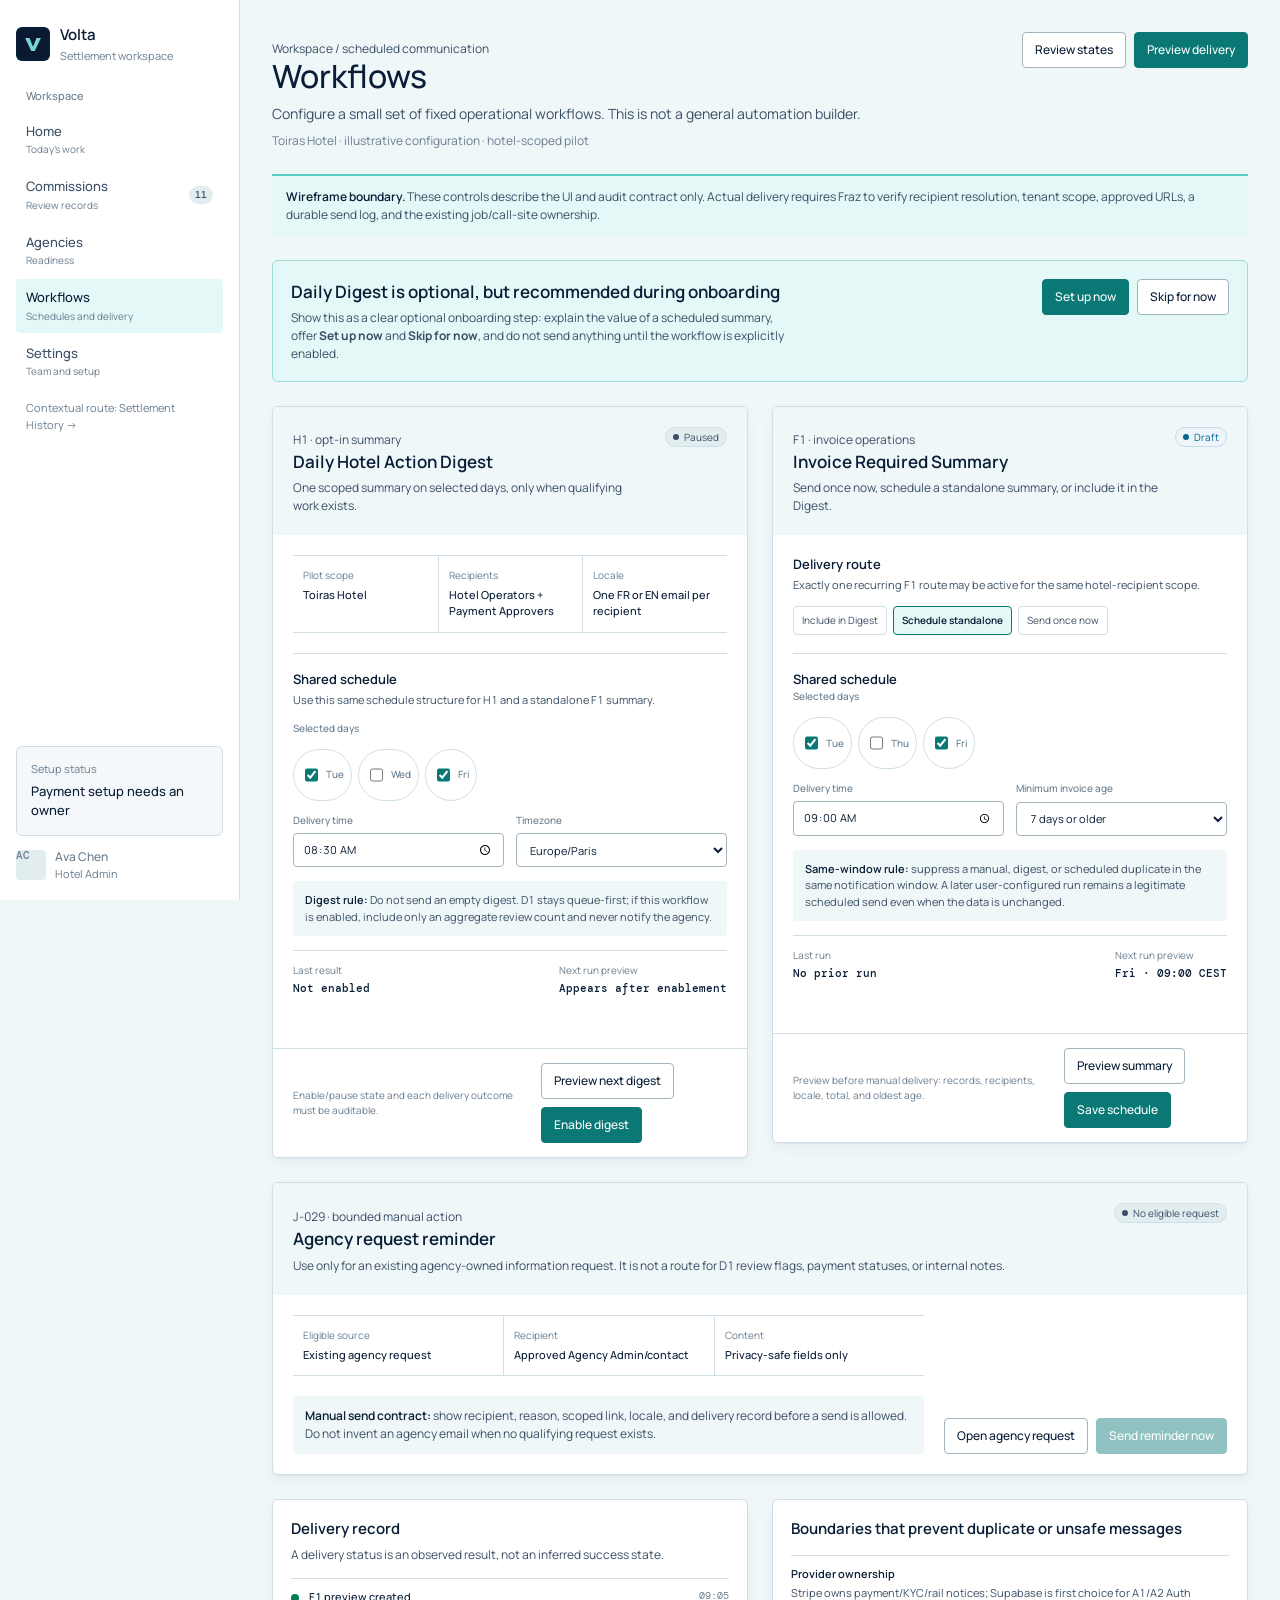
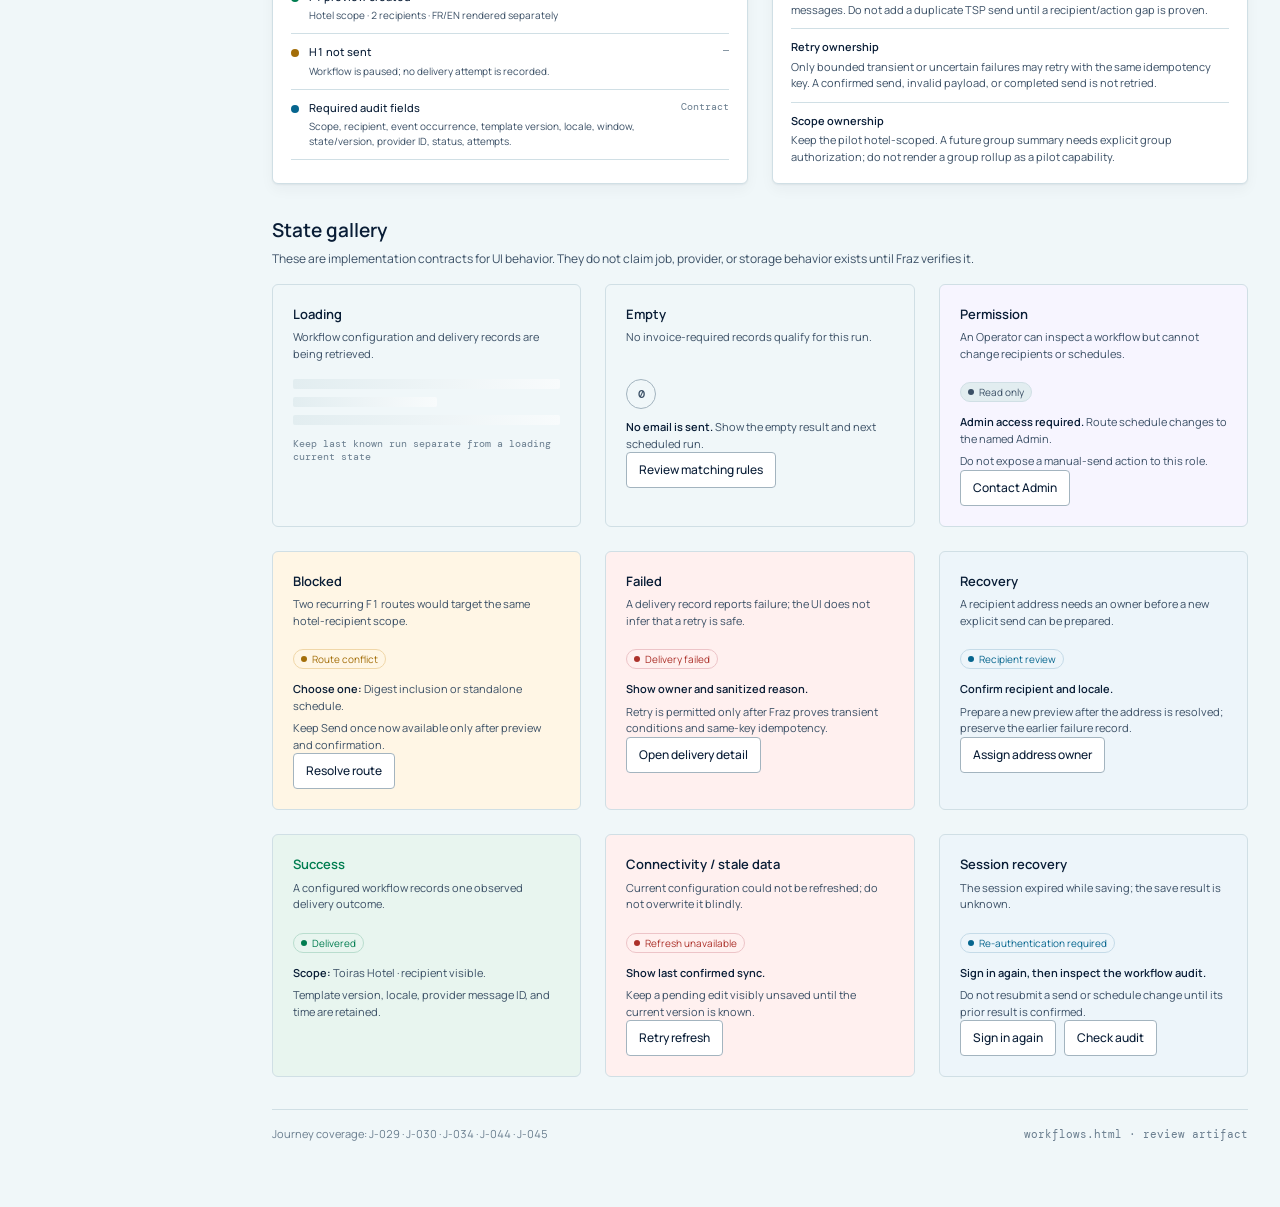
<file: dashboard/workflows.html>
<!doctype html>
<html lang="en">
<head>
  <meta charset="utf-8">
  <meta name="viewport" content="width=device-width, initial-scale=1">
  <title>Volta — Workflows wireframe</title>
  <link rel="preconnect" href="https://fonts.googleapis.com">
  <link rel="preconnect" href="https://fonts.gstatic.com" crossorigin>
  <link href="https://fonts.googleapis.com/css2?family=DM+Mono:wght@400;500&family=Manrope:wght@400;500;600&display=swap" rel="stylesheet">
  <style>
    :root {
      --white:#fff; --canvas:#f0f7f9; --canvas-2:#f5f8fa; --surface:#fff; --surface-2:#e2edf0;
      --ink:#091d36; --ink-2:#3a4f65; --ink-3:#697d8e; --line:#d0dfe5; --line-strong:#a3b4bf;
      --accent:#59cdc6; --accent-strong:#0a7975; --accent-soft:#e3f8f7;
      --success:#007d50; --success-soft:#e8f5ef; --warning:#a36e09; --warning-soft:#fff6e5;
      --error:#ac312a; --error-soft:#fff0ef; --info:#06658e; --info-soft:#edf5fa;
      --radius:6px; --control-radius:4px; --grid-gutter:24px; --grid-margin:32px; --grid-max:1360px;
      --font:Manrope,-apple-system,BlinkMacSystemFont,"Segoe UI",sans-serif;
      --mono:"DM Mono",ui-monospace,Menlo,Consolas,monospace;
      --shadow:0 1px 2px rgb(9 29 54 / .06),0 6px 14px rgb(9 29 54 / .04);
    }
    * { box-sizing:border-box; }
    html { background:var(--canvas); }
    body { min-width:0; margin:0; overflow-x:hidden; color:var(--ink); background:var(--canvas); font:14px/1.5 var(--font); font-variant-numeric:tabular-nums; }
    a { color:inherit; }
    button, input, select { font:inherit; }
    button { color:inherit; }
    :focus-visible { outline:3px solid var(--accent); outline-offset:2px; }
    .skip-link { position:absolute; top:-48px; left:12px; z-index:5; padding:8px 10px; border-radius:var(--control-radius); background:var(--ink); color:var(--white); text-decoration:none; }
    .skip-link:focus { top:12px; }
    .sr-only { position:absolute; width:1px; height:1px; overflow:hidden; clip:rect(0 0 0 0); white-space:nowrap; }

    .app-shell { min-height:100vh; display:grid; grid-template-columns:240px minmax(0,1fr); }
    .sidebar { position:sticky; top:0; display:flex; height:100dvh; flex-direction:column; gap:24px; padding:24px 16px 18px; border-right:1px solid var(--line); background:var(--white); }
    .brand { display:flex; align-items:center; gap:10px; text-decoration:none; }
    .brand-mark { display:grid; width:34px; height:34px; place-items:center; border-radius:var(--radius); background:var(--ink); }
    .brand-mark img { width:28px; height:28px; }
    .brand-copy strong, .brand-copy span, .nav-copy strong, .nav-copy span { display:block; }
    .brand-copy strong { font-size:15px; font-weight:600; }
    .brand-copy span { margin-top:1px; color:var(--ink-3); font-size:11px; }
    .sidebar-section { display:grid; gap:8px; }
    .sidebar-label { margin:0 10px; color:var(--ink-3); font-size:11px; font-weight:500; }
    .nav { display:grid; gap:2px; }
    .nav-item { display:grid; grid-template-columns:minmax(0,1fr) auto; align-items:center; gap:8px; width:100%; padding:9px 10px; border-radius:var(--control-radius); color:var(--ink-2); text-decoration:none; }
    .nav-item:hover { background:var(--surface-2); color:var(--ink); }
    .nav-item[aria-current="page"] { background:var(--accent-soft); color:var(--ink); }
    .nav-copy strong { font-size:13px; font-weight:500; }
    .nav-copy span { margin-top:1px; color:var(--ink-3); font-size:10px; }
    .nav-count { min-width:20px; padding:2px 6px; border-radius:999px; background:var(--surface-2); font:500 10px/1.4 var(--mono); text-align:center; }
    .nav-item[aria-current="page"] .nav-count { background:var(--accent); color:var(--ink); }
    .context-link { display:flex; align-items:center; gap:7px; margin:4px 10px 0; color:var(--ink-3); font-size:11px; text-decoration:none; }
    .context-link:hover { color:var(--ink); text-decoration:underline; }
    .sidebar-footer { display:grid; gap:12px; margin-top:auto; }
    .setup-link { display:block; padding:14px; border:1px solid var(--line); border-radius:var(--radius); background:var(--canvas-2); color:var(--ink); text-decoration:none; }
    .setup-link span, .profile span { display:block; color:var(--ink-3); font-size:11px; }
    .setup-link strong { display:block; margin-top:4px; font-size:13px; font-weight:500; }
    .profile { display:grid; grid-template-columns:30px minmax(0,1fr); gap:9px; align-items:center; }
    .avatar { display:grid; width:30px; height:30px; place-items:center; border-radius:var(--control-radius); background:var(--surface-2); font:500 10px/1 var(--mono); }
    .profile strong { font-size:12px; font-weight:500; }

    .main { min-width:0; }
    .page { width:min(100%,var(--grid-max)); min-width:0; margin:0 auto; padding:32px var(--grid-margin) 64px; }
    .page-head { display:flex; justify-content:space-between; gap:24px; align-items:flex-start; margin-bottom:24px; }
    h1, h2, h3, p { margin-top:0; }
    .page-head h1 { margin:0; font-size:32px; line-height:1.15; font-weight:500; text-wrap:balance; }
    .page-head p { max-width:68ch; margin:8px 0 0; color:var(--ink-2); }
    .eyeline { margin:0 0 6px; color:var(--ink-3); font-size:12px; }
    .property { color:var(--ink-3) !important; font-size:12px; }
    .head-actions, .button-row, .mini-action { display:flex; flex-wrap:wrap; gap:8px; align-items:center; }
    .head-actions { justify-content:flex-end; }
    .btn { display:inline-flex; min-height:36px; align-items:center; justify-content:center; border:1px solid var(--line-strong); border-radius:var(--control-radius); background:var(--white); padding:8px 12px; color:var(--ink); font-size:12px; font-weight:500; text-decoration:none; white-space:nowrap; cursor:pointer; }
    .btn:hover { border-color:var(--ink-2); background:var(--surface-2); }
    .btn.primary { border-color:var(--accent-strong); background:var(--accent-strong); color:var(--white); }
    .btn.primary:hover { border-color:var(--ink); background:var(--ink); }
    .btn[disabled] { cursor:not-allowed; opacity:.45; }
    .artifact-note { margin:0 0 24px; padding:12px 14px; border-top:2px solid var(--accent); background:var(--accent-soft); color:var(--ink-2); font-size:12px; }
    .artifact-note strong { color:var(--ink); font-weight:600; }
    .status-chip { display:inline-flex; align-items:center; gap:5px; width:max-content; padding:3px 7px; border:1px solid transparent; border-radius:999px; font-size:10px; line-height:1.2; }
    .status-chip::before { width:6px; height:6px; border-radius:50%; background:currentColor; content:""; }
    .success { border-color:#b9ddce; background:var(--success-soft); color:var(--success); }
    .warning { border-color:#f0d7a8; background:var(--warning-soft); color:var(--warning); }
    .error { border-color:#edc4c8; background:var(--error-soft); color:var(--error); }
    .info { border-color:#c5dbe8; background:var(--info-soft); color:var(--info); }
    .neutral { border-color:var(--line); background:var(--surface-2); color:var(--ink-2); }

    .onboarding-callout { display:flex; justify-content:space-between; gap:20px; align-items:flex-start; margin-bottom:24px; padding:18px; border:1px solid #9cdbd6; border-radius:var(--radius); background:var(--accent-soft); }
    .onboarding-callout h2 { margin:0; font-size:17px; font-weight:600; }
    .onboarding-callout p { max-width:72ch; margin:5px 0 0; color:var(--ink-2); font-size:12px; }
    .workflow-grid { display:grid; grid-template-columns:repeat(2,minmax(0,1fr)); gap:var(--grid-gutter); align-items:start; }
    .workflow-card, .support-card, .state-card { min-width:0; border:1px solid var(--line); border-radius:var(--radius); background:var(--surface); box-shadow:var(--shadow); }
    .workflow-card { overflow:hidden; }
    .workflow-head { display:flex; justify-content:space-between; gap:16px; align-items:flex-start; padding:20px; background:var(--canvas); }
    .workflow-head h2 { margin:0; font-size:17px; font-weight:600; }
    .workflow-head p { margin:4px 0 0; color:var(--ink-2); font-size:12px; }
    .workflow-body { padding:20px; }
    .scope-grid { display:grid; grid-template-columns:repeat(3,minmax(0,1fr)); gap:0; margin-bottom:20px; border-top:1px solid var(--line); border-bottom:1px solid var(--line); }
    .scope-item { min-width:0; padding:12px 10px; }
    .scope-item + .scope-item { border-left:1px solid var(--line); }
    .scope-item span, .scope-item strong { display:block; }
    .scope-item span { color:var(--ink-3); font-size:10px; }
    .scope-item strong { margin-top:4px; font-size:11px; font-weight:500; overflow-wrap:anywhere; }
    .form-section { margin-top:18px; padding-top:16px; border-top:1px solid var(--line); }
    .form-section h3 { margin:0; font-size:13px; font-weight:600; }
    .form-section > p { margin:3px 0 12px; color:var(--ink-2); font-size:11px; }
    .schedule-grid { display:grid; grid-template-columns:repeat(2,minmax(0,1fr)); gap:12px; }
    .field { display:grid; gap:5px; min-width:0; }
    .field label, .field > span { color:var(--ink-3); font-size:10px; font-weight:500; }
    .field input, .field select { min-width:0; min-height:34px; border:1px solid var(--line-strong); border-radius:var(--control-radius); background:var(--white); padding:7px 9px; color:var(--ink); font-size:11px; }
    .days { display:flex; flex-wrap:wrap; gap:6px; margin-top:8px; }
    .day { display:inline-flex; align-items:center; gap:5px; padding:5px 7px; border:1px solid var(--line); border-radius:999px; background:var(--white); color:var(--ink-2); font-size:10px; }
    .day input { accent-color:var(--accent-strong); }
    .mode-list { display:flex; flex-wrap:wrap; gap:6px; }
    .mode { padding:6px 8px; border:1px solid var(--line); border-radius:var(--control-radius); background:var(--white); color:var(--ink-2); font-size:10px; cursor:pointer; }
    .mode[aria-pressed="true"] { border-color:var(--accent-strong); background:var(--accent-soft); color:var(--ink); font-weight:600; }
    .rule { margin-top:14px; padding:11px 12px; border-radius:var(--control-radius); background:var(--canvas); color:var(--ink-2); font-size:11px; }
    .rule strong { color:var(--ink); font-weight:600; }
    .run-row { display:flex; justify-content:space-between; gap:12px; margin-top:14px; padding-top:12px; border-top:1px solid var(--line); }
    .run-row span, .run-row strong { display:block; }
    .run-row span { color:var(--ink-3); font-size:10px; }
    .run-row strong { margin-top:3px; font:500 11px/1.35 var(--mono); }
    .workflow-foot { display:flex; justify-content:space-between; gap:12px; align-items:center; padding:14px 20px; border-top:1px solid var(--line); background:var(--white); }
    .workflow-foot small { color:var(--ink-3); font-size:10px; }
    .agency-card { grid-column:1 / -1; }
    .agency-card .workflow-body { display:grid; grid-template-columns:minmax(0,1fr) auto; gap:20px; align-items:end; }
    .agency-card p { margin:5px 0 0; color:var(--ink-2); font-size:12px; }
    .agency-card .rule { margin-bottom:0; }
    .support-grid { display:grid; grid-template-columns:repeat(2,minmax(0,1fr)); gap:var(--grid-gutter); margin-top:24px; }
    .support-card { padding:18px; }
    .support-card h2 { margin:0; font-size:15px; font-weight:600; }
    .support-card p { margin:5px 0 0; color:var(--ink-2); font-size:12px; }
    .log-list { display:grid; margin-top:14px; border-top:1px solid var(--line); }
    .log-row { display:grid; grid-template-columns:8px minmax(0,1fr) auto; gap:10px; align-items:start; padding:10px 0; border-bottom:1px solid var(--line); }
    .log-row strong, .log-row span { display:block; }
    .log-row strong { font-size:11px; font-weight:500; }
    .log-row span { margin-top:3px; color:var(--ink-2); font-size:10px; }
    .log-row time { color:var(--ink-3); font:400 10px/1.3 var(--mono); white-space:nowrap; }
    .dot { width:8px; height:8px; margin-top:5px; border-radius:50%; background:var(--info); }
    .dot.success { background:var(--success); } .dot.warning { background:var(--warning); } .dot.error { background:var(--error); }
    .boundary-list { display:grid; gap:10px; margin:14px 0 0; padding:0; list-style:none; }
    .boundary-list li { padding-top:10px; border-top:1px solid var(--line); color:var(--ink-2); font-size:11px; }
    .boundary-list strong { display:block; margin-bottom:3px; color:var(--ink); font-weight:600; }

    .section { margin-top:32px; }
    .section > h2 { margin:0; font-size:19px; font-weight:600; }
    .section > p { margin:5px 0 16px; color:var(--ink-2); font-size:12px; }
    .state-grid { display:grid; grid-template-columns:repeat(3,minmax(0,1fr)); gap:var(--grid-gutter); }
    .state-card { padding:20px; box-shadow:none; }
    .state-card h3 { margin:0; font-size:13px; font-weight:600; }
    .state-card > p { min-height:36px; margin:5px 0 14px; color:var(--ink-2); font-size:11px; }
    .state-card.loading, .state-card.empty { background:var(--canvas); }
    .state-card.permission { background:#f7f5ff; }
    .state-card.blocked { background:var(--warning-soft); }
    .state-card.failed { background:var(--error-soft); }
    .state-card.recovery { background:var(--info-soft); }
    .state-card.success { background:var(--success-soft); }
    .state-card ul { display:grid; gap:6px; margin:0; padding:0; list-style:none; }
    .state-card li { color:var(--ink-2); font-size:11px; }
    .state-card li strong { color:var(--ink); font-weight:600; }
    .skeleton { height:10px; margin:8px 0; border-radius:2px; background:linear-gradient(90deg,var(--surface-2),#f8fbfc,var(--surface-2)); background-size:200% 100%; animation:shimmer 1.5s linear infinite; }
    .skeleton.short { width:54%; }
    .empty-mark { display:grid; width:30px; height:30px; place-items:center; margin-bottom:10px; border:1px solid var(--line-strong); border-radius:50%; color:var(--ink-2); font:500 12px var(--mono); }
    .state-meta { margin-top:12px; color:var(--ink-3); font:400 10px/1.3 var(--mono); }
    footer { margin-top:32px; padding-top:16px; border-top:1px solid var(--line); color:var(--ink-3); font-size:11px; }
    .footer-row { display:flex; justify-content:space-between; gap:16px; flex-wrap:wrap; }
    .mono { font-family:var(--mono); }
    @keyframes shimmer { to { background-position:-200% 0; } }

    @media (max-width:1080px) {
      .app-shell { grid-template-columns:208px minmax(0,1fr); }
      .page { padding-inline:24px; }
      .workflow-grid, .support-grid { grid-template-columns:1fr; }
      .state-grid { grid-template-columns:repeat(2,minmax(0,1fr)); }
    }
    @media (max-width:760px) {
      .app-shell { display:block; }
      .sidebar { position:static; display:block; height:auto; padding:14px 16px 12px; border-right:0; border-bottom:1px solid var(--line); }
      .sidebar-section { display:block; margin-top:12px; }
      .sidebar-label, .sidebar-footer { display:none; }
      .brand-mark { width:30px; height:30px; } .brand-mark img { width:24px; height:24px; }
      .nav { display:flex; gap:6px; overflow-x:auto; padding-bottom:2px; scrollbar-width:thin; }
      .nav-item { display:block; flex:0 0 auto; width:auto; padding:7px 9px; border:1px solid var(--line); background:var(--white); }
      .nav-copy strong { font-size:11px; } .nav-copy span { display:none; } .nav-count { display:inline-block; margin-top:4px; }
      .context-link { display:none; }
      .page { width:100%; max-width:100vw; padding:24px 16px 48px; }
      .page-head, .onboarding-callout, .agency-card .workflow-body { display:block; }
      .head-actions { justify-content:flex-start; margin-top:16px; }
      .onboarding-callout .button-row, .agency-card .button-row { margin-top:14px; }
      .scope-grid { grid-template-columns:1fr; }
      .scope-item + .scope-item { border-top:1px solid var(--line); border-left:0; }
      .schedule-grid { grid-template-columns:1fr; }
      .workflow-foot { display:block; }
      .workflow-foot .button-row { margin-top:12px; }
      .state-grid { grid-template-columns:1fr; }
      .page-head p, .artifact-note, .onboarding-callout p, .section > p { overflow-wrap:anywhere; }
    }
  </style>
</head>
<body>
  <a class="skip-link" href="#main">Skip to main content</a>
  <div class="app-shell">
    <aside class="sidebar" aria-label="Product navigation">
      <a class="brand" href="index.html">
        <span class="brand-mark"><img src="codex-20260707-volta-icon-navy-turquoise.svg" alt=""></span>
        <span class="brand-copy"><strong>Volta</strong><span>Settlement workspace</span></span>
      </a>
      <div class="sidebar-section">
        <p class="sidebar-label">Workspace</p>
        <nav class="nav" aria-label="Primary navigation">
          <a class="nav-item" href="index.html"><span class="nav-copy"><strong>Home</strong><span>Today’s work</span></span></a>
          <a class="nav-item" href="commissions.html?view=issues"><span class="nav-copy"><strong>Commissions</strong><span>Review records</span></span><span class="nav-count">11</span></a>
          <a class="nav-item" href="agencies.html?view=all"><span class="nav-copy"><strong>Agencies</strong><span>Readiness</span></span></a>
          <a class="nav-item" aria-current="page" href="#main"><span class="nav-copy"><strong>Workflows</strong><span>Schedules and delivery</span></span></a>
          <a class="nav-item" href="settings.html"><span class="nav-copy"><strong>Settings</strong><span>Team and setup</span></span></a>
        </nav>
        <a class="context-link" href="settlement-history.html">Contextual route: Settlement History →</a>
      </div>
      <div class="sidebar-footer">
        <a class="setup-link" href="settings.html#integrations"><span>Setup status</span><strong>Payment setup needs an owner</strong></a>
        <div class="profile"><span class="avatar">AC</span><span><strong>Ava Chen</strong><span>Hotel Admin</span></span></div>
      </div>
    </aside>

    <main class="main" id="main" tabindex="-1">
      <div class="page">
        <header class="page-head">
          <div>
            <p class="eyeline">Workspace / scheduled communication</p>
            <h1>Workflows</h1>
            <p>Configure a small set of fixed operational workflows. This is not a general automation builder.</p>
            <p class="property">Toiras Hotel · illustrative configuration · hotel-scoped pilot</p>
          </div>
          <div class="head-actions"><a class="btn" href="#state-gallery">Review states</a><button class="btn primary" type="button">Preview delivery</button></div>
        </header>

        <p class="artifact-note"><strong>Wireframe boundary.</strong> These controls describe the UI and audit contract only. Actual delivery requires Fraz to verify recipient resolution, tenant scope, approved URLs, a durable send log, and the existing job/call-site ownership.</p>

        <section class="onboarding-callout" aria-labelledby="onboarding-title">
          <div><h2 id="onboarding-title">Daily Digest is optional, but recommended during onboarding</h2><p>Show this as a clear optional onboarding step: explain the value of a scheduled summary, offer <strong>Set up now</strong> and <strong>Skip for now</strong>, and do not send anything until the workflow is explicitly enabled.</p></div>
          <div class="button-row"><button class="btn primary" type="button">Set up now</button><button class="btn" type="button">Skip for now</button></div>
        </section>

        <section class="workflow-grid" aria-label="Fixed workflow cards">
          <article class="workflow-card" aria-labelledby="digest-title">
            <header class="workflow-head"><div><p class="eyeline">H1 · opt-in summary</p><h2 id="digest-title">Daily Hotel Action Digest</h2><p>One scoped summary on selected days, only when qualifying work exists.</p></div><span class="status-chip neutral">Paused</span></header>
            <div class="workflow-body">
              <div class="scope-grid"><div class="scope-item"><span>Pilot scope</span><strong>Toiras Hotel</strong></div><div class="scope-item"><span>Recipients</span><strong>Hotel Operators + Payment Approvers</strong></div><div class="scope-item"><span>Locale</span><strong>One FR or EN email per recipient</strong></div></div>
              <section class="form-section"><h3>Shared schedule</h3><p>Use this same schedule structure for H1 and a standalone F1 summary.</p><div class="field"><span>Selected days</span><div class="days"><label class="day"><input type="checkbox" checked>Tue</label><label class="day"><input type="checkbox">Wed</label><label class="day"><input type="checkbox" checked>Fri</label></div></div><div class="schedule-grid" style="margin-top:12px"><div class="field"><label for="digest-time">Delivery time</label><input id="digest-time" type="time" value="08:30"></div><div class="field"><label for="digest-zone">Timezone</label><select id="digest-zone"><option>Europe/Paris</option></select></div></div></section>
              <div class="rule"><strong>Digest rule:</strong> Do not send an empty digest. D1 stays queue-first; if this workflow is enabled, include only an aggregate review count and never notify the agency.</div>
              <div class="run-row"><div><span>Last result</span><strong>Not enabled</strong></div><div><span>Next run preview</span><strong>Appears after enablement</strong></div></div>
            </div>
            <footer class="workflow-foot"><small>Enable/pause state and each delivery outcome must be auditable.</small><div class="button-row"><button class="btn" type="button">Preview next digest</button><button class="btn primary" type="button">Enable digest</button></div></footer>
          </article>

          <article class="workflow-card" aria-labelledby="invoice-title">
            <header class="workflow-head"><div><p class="eyeline">F1 · invoice operations</p><h2 id="invoice-title">Invoice Required Summary</h2><p>Send once now, schedule a standalone summary, or include it in the Digest.</p></div><span class="status-chip info">Draft</span></header>
            <div class="workflow-body">
              <section class="form-section" style="margin-top:0;padding-top:0;border-top:0"><h3>Delivery route</h3><p>Exactly one recurring F1 route may be active for the same hotel-recipient scope.</p><div class="mode-list" role="group" aria-label="Invoice summary delivery route"><button class="mode" type="button" aria-pressed="false">Include in Digest</button><button class="mode" type="button" aria-pressed="true">Schedule standalone</button><button class="mode" type="button" aria-pressed="false">Send once now</button></div></section>
              <section class="form-section"><h3>Shared schedule</h3><div class="field"><span>Selected days</span><div class="days"><label class="day"><input type="checkbox" checked>Tue</label><label class="day"><input type="checkbox">Thu</label><label class="day"><input type="checkbox" checked>Fri</label></div></div><div class="schedule-grid" style="margin-top:12px"><div class="field"><label for="invoice-time">Delivery time</label><input id="invoice-time" type="time" value="09:00"></div><div class="field"><label for="invoice-age">Minimum invoice age</label><select id="invoice-age"><option>7 days or older</option></select></div></div></section>
              <div class="rule"><strong>Same-window rule:</strong> suppress a manual, digest, or scheduled duplicate in the same notification window. A later user-configured run remains a legitimate scheduled send even when the data is unchanged.</div>
              <div class="run-row"><div><span>Last run</span><strong>No prior run</strong></div><div><span>Next run preview</span><strong>Fri · 09:00 CEST</strong></div></div>
            </div>
            <footer class="workflow-foot"><small>Preview before manual delivery: records, recipients, locale, total, and oldest age.</small><div class="button-row"><button class="btn" type="button">Preview summary</button><button class="btn primary" type="button">Save schedule</button></div></footer>
          </article>

          <article class="workflow-card agency-card" aria-labelledby="reminder-title">
            <header class="workflow-head"><div><p class="eyeline">J-029 · bounded manual action</p><h2 id="reminder-title">Agency request reminder</h2><p>Use only for an existing agency-owned information request. It is not a route for D1 review flags, payment statuses, or internal notes.</p></div><span class="status-chip neutral">No eligible request</span></header>
            <div class="workflow-body"><div><div class="scope-grid"><div class="scope-item"><span>Eligible source</span><strong>Existing agency request</strong></div><div class="scope-item"><span>Recipient</span><strong>Approved Agency Admin/contact</strong></div><div class="scope-item"><span>Content</span><strong>Privacy-safe fields only</strong></div></div><p class="rule"><strong>Manual send contract:</strong> show recipient, reason, scoped link, locale, and delivery record before a send is allowed. Do not invent an agency email when no qualifying request exists.</p></div><div class="button-row"><a class="btn" href="agencies.html?view=all">Open agency request</a><button class="btn primary" type="button" disabled>Send reminder now</button></div></div>
          </article>
        </section>

        <section class="support-grid" aria-label="Workflow rules and delivery record">
          <article class="support-card"><h2>Delivery record</h2><p>A delivery status is an observed result, not an inferred success state.</p><div class="log-list"><div class="log-row"><i class="dot success"></i><div><strong>F1 preview created</strong><span>Hotel scope · 2 recipients · FR/EN rendered separately</span></div><time>09:05</time></div><div class="log-row"><i class="dot warning"></i><div><strong>H1 not sent</strong><span>Workflow is paused; no delivery attempt is recorded.</span></div><time>—</time></div><div class="log-row"><i class="dot"></i><div><strong>Required audit fields</strong><span>Scope, recipient, event occurrence, template version, locale, window, state/version, provider ID, status, attempts.</span></div><time>Contract</time></div></div></article>
          <article class="support-card"><h2>Boundaries that prevent duplicate or unsafe messages</h2><ul class="boundary-list"><li><strong>Provider ownership</strong>Stripe owns payment/KYC/rail notices; Supabase is first choice for A1/A2 Auth messages. Do not add a duplicate TSP send until a recipient/action gap is proven.</li><li><strong>Retry ownership</strong>Only bounded transient or uncertain failures may retry with the same idempotency key. A confirmed send, invalid payload, or completed send is not retried.</li><li><strong>Scope ownership</strong>Keep the pilot hotel-scoped. A future group summary needs explicit group authorization; do not render a group rollup as a pilot capability.</li></ul></article>
        </section>

        <section class="section" id="state-gallery" aria-labelledby="states-title">
          <h2 id="states-title">State gallery</h2>
          <p>These are implementation contracts for UI behavior. They do not claim job, provider, or storage behavior exists until Fraz verifies it.</p>
          <div class="state-grid">
            <article class="state-card loading"><h3>Loading</h3><p>Workflow configuration and delivery records are being retrieved.</p><div class="skeleton"></div><div class="skeleton short"></div><div class="skeleton"></div><div class="state-meta">Keep last known run separate from a loading current state</div></article>
            <article class="state-card empty"><h3>Empty</h3><p>No invoice-required records qualify for this run.</p><div class="empty-mark">0</div><ul><li><strong>No email is sent.</strong> Show the empty result and next scheduled run.</li></ul><div class="mini-action"><button class="btn" type="button">Review matching rules</button></div></article>
            <article class="state-card permission"><h3>Permission</h3><p>An Operator can inspect a workflow but cannot change recipients or schedules.</p><span class="status-chip neutral">Read only</span><ul style="margin-top:12px"><li><strong>Admin access required.</strong> Route schedule changes to the named Admin.</li><li>Do not expose a manual-send action to this role.</li></ul><div class="mini-action"><a class="btn" href="settings.html">Contact Admin</a></div></article>
            <article class="state-card blocked"><h3>Blocked</h3><p>Two recurring F1 routes would target the same hotel-recipient scope.</p><span class="status-chip warning">Route conflict</span><ul style="margin-top:12px"><li><strong>Choose one:</strong> Digest inclusion or standalone schedule.</li><li>Keep Send once now available only after preview and confirmation.</li></ul><div class="mini-action"><button class="btn" type="button">Resolve route</button></div></article>
            <article class="state-card failed"><h3>Failed</h3><p>A delivery record reports failure; the UI does not infer that a retry is safe.</p><span class="status-chip error">Delivery failed</span><ul style="margin-top:12px"><li><strong>Show owner and sanitized reason.</strong></li><li>Retry is permitted only after Fraz proves transient conditions and same-key idempotency.</li></ul><div class="mini-action"><button class="btn" type="button">Open delivery detail</button></div></article>
            <article class="state-card recovery"><h3>Recovery</h3><p>A recipient address needs an owner before a new explicit send can be prepared.</p><span class="status-chip info">Recipient review</span><ul style="margin-top:12px"><li><strong>Confirm recipient and locale.</strong></li><li>Prepare a new preview after the address is resolved; preserve the earlier failure record.</li></ul><div class="mini-action"><button class="btn" type="button">Assign address owner</button></div></article>
            <article class="state-card success"><h3>Success</h3><p>A configured workflow records one observed delivery outcome.</p><span class="status-chip success">Delivered</span><ul style="margin-top:12px"><li><strong>Scope:</strong> Toiras Hotel · recipient visible.</li><li>Template version, locale, provider message ID, and time are retained.</li></ul></article>
            <article class="state-card failed"><h3>Connectivity / stale data</h3><p>Current configuration could not be refreshed; do not overwrite it blindly.</p><span class="status-chip error">Refresh unavailable</span><ul style="margin-top:12px"><li><strong>Show last confirmed sync.</strong></li><li>Keep a pending edit visibly unsaved until the current version is known.</li></ul><div class="mini-action"><button class="btn" type="button">Retry refresh</button></div></article>
            <article class="state-card recovery"><h3>Session recovery</h3><p>The session expired while saving; the save result is unknown.</p><span class="status-chip info">Re-authentication required</span><ul style="margin-top:12px"><li><strong>Sign in again, then inspect the workflow audit.</strong></li><li>Do not resubmit a send or schedule change until its prior result is confirmed.</li></ul><div class="mini-action"><button class="btn" type="button">Sign in again</button><button class="btn" type="button">Check audit</button></div></article>
          </div>
        </section>

        <footer><div class="footer-row"><span>Journey coverage: J-029 · J-030 · J-034 · J-044 · J-045</span><span class="mono">workflows.html · review artifact</span></div></footer>
      </div>
    </main>
  </div>
</body>
</html>
</file>
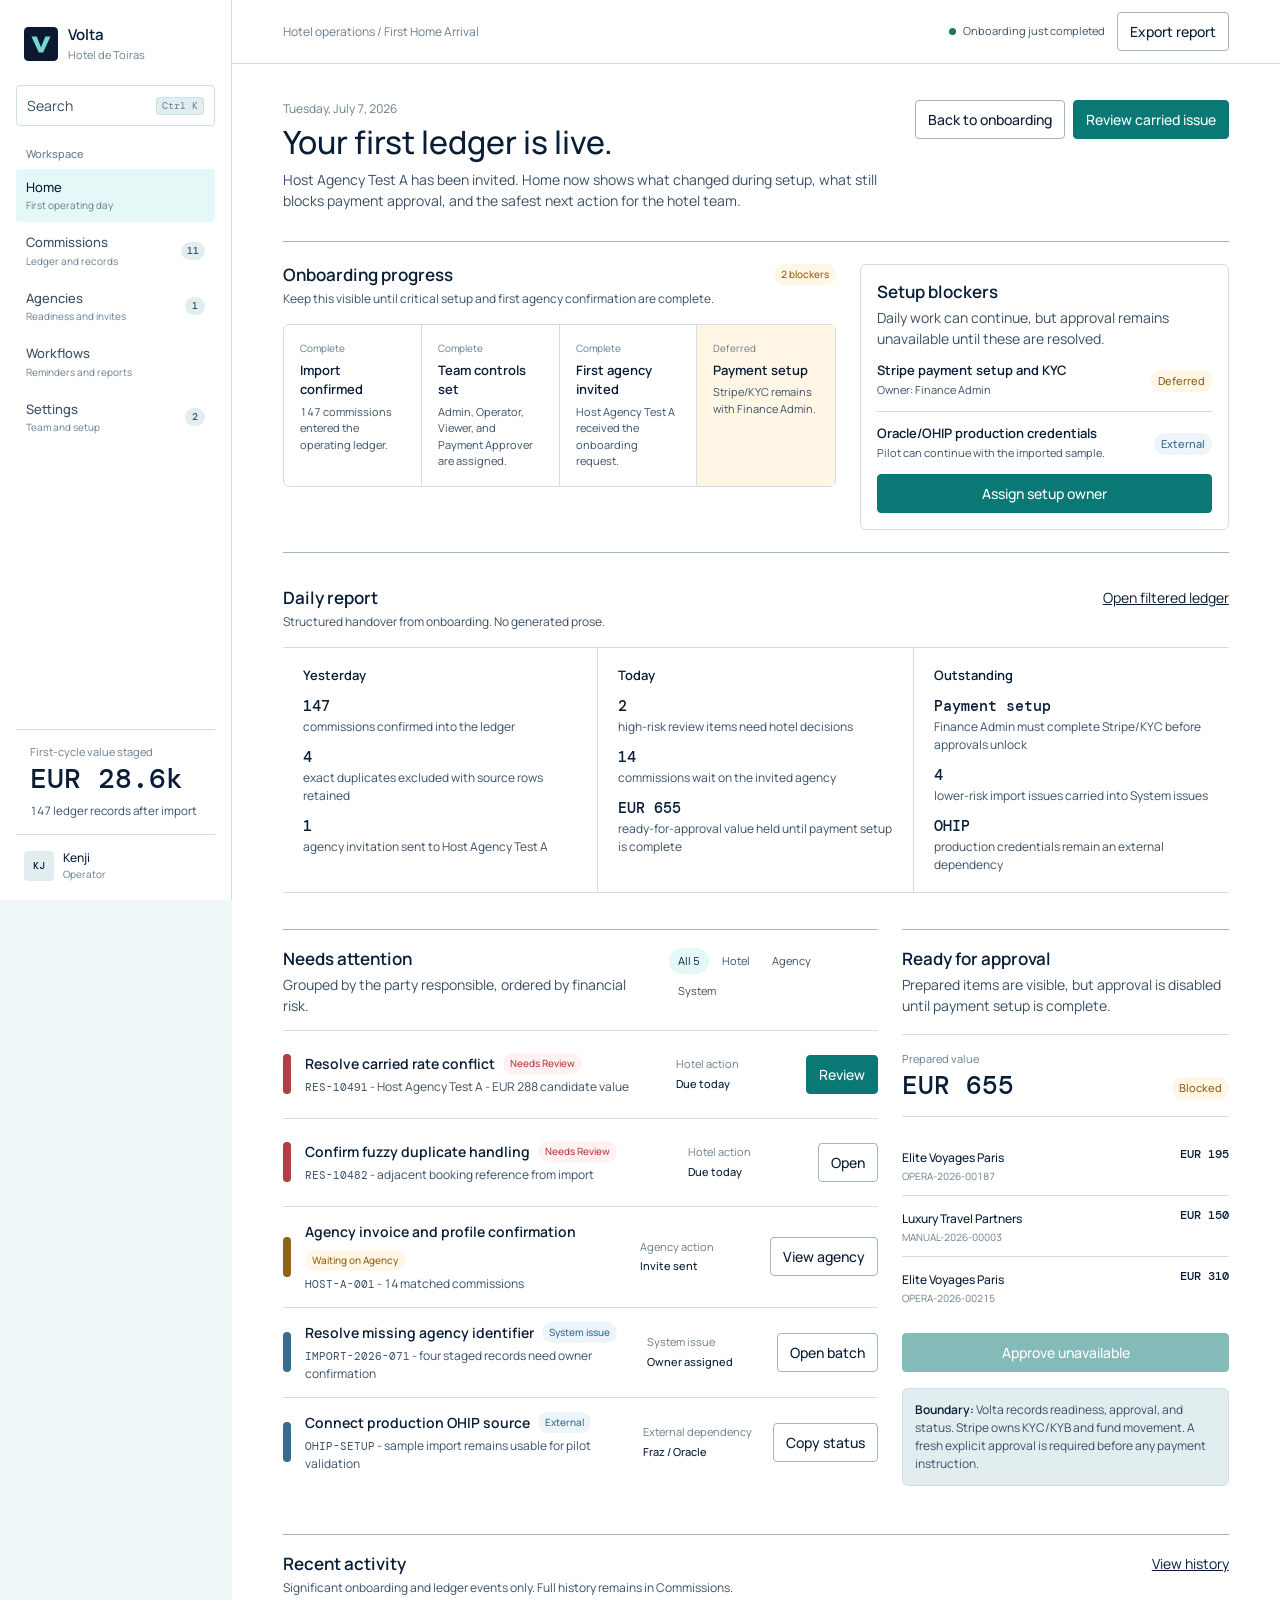
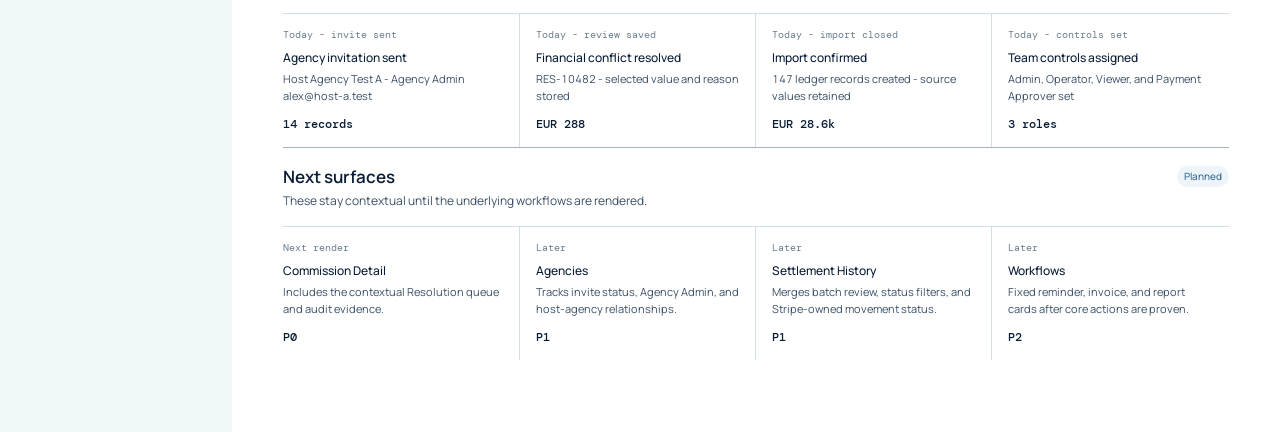
<file: onboarding-demo/codex-20260707-first-home-arrival.html>
<!doctype html>
<html lang="en">
<head>
<meta charset="utf-8">
<meta name="viewport" content="width=device-width,initial-scale=1">
<title>Volta First Home Arrival</title>
<link rel="preconnect" href="https://fonts.googleapis.com">
<link rel="preconnect" href="https://fonts.gstatic.com" crossorigin>
<link href="https://fonts.googleapis.com/css2?family=DM+Mono:wght@400;500&family=Manrope:wght@400;500;600&display=swap" rel="stylesheet">
<style>
:root{
  --white:#fff;
  --canvas:#f0f7f9;
  --surface:#fff;
  --surface-2:#e2edf0;
  --surface-3:#d0dfe5;
  --ink:#091d36;
  --ink-2:#3a4f65;
  --ink-3:#697d8e;
  --line:#d0dfe5;
  --line-strong:#a3b4bf;
  --accent:#59cdc6;
  --accent-strong:#0a7975;
  --accent-soft:#e3f8f7;
  --green:#18775d;
  --green-soft:#e9f6f1;
  --amber:#93621a;
  --amber-soft:#fff6e5;
  --red:#b33f46;
  --red-soft:#fff0f1;
  --blue:#356d91;
  --blue-soft:#edf5fa;
  --radius:6px;
  --control-radius:4px;
  --font:Manrope,-apple-system,BlinkMacSystemFont,"Segoe UI",sans-serif;
  --mono:"DM Mono",ui-monospace,Menlo,Consolas,monospace;
}
*{box-sizing:border-box}
html{background:var(--canvas)}
body{margin:0;color:var(--ink);background:var(--canvas);font:14px/1.5 var(--font);font-variant-numeric:tabular-nums;-webkit-font-smoothing:antialiased}
button,a{font:inherit}
button{color:inherit}
a{color:inherit}
button:focus-visible,a:focus-visible,input:focus-visible{outline:3px solid var(--accent);outline-offset:2px}
.skip-link{position:fixed;left:16px;top:-60px;z-index:50;background:var(--ink);color:var(--white);padding:10px 14px;border-radius:var(--control-radius)}
.skip-link:focus{top:16px}
.app{display:grid;grid-template-columns:232px minmax(0,1fr);min-height:100dvh}
.sidebar{position:sticky;top:0;height:100dvh;display:flex;flex-direction:column;padding:24px 16px 18px;background:var(--white);border-right:1px solid var(--line)}
.brand{display:flex;align-items:center;gap:10px;padding:0 8px 22px}
.brand-mark{display:grid;width:34px;height:34px;place-items:center;border-radius:var(--radius);background:transparent;color:inherit}
.brand-mark img{display:block;width:34px;height:34px}.brand strong,.brand span{display:block}
.brand strong{font-size:15px;font-weight:600}
.brand span{color:var(--ink-3);font-size:11px}
.search{display:flex;width:100%;align-items:center;justify-content:space-between;gap:12px;margin-bottom:20px;padding:9px 10px;border:1px solid var(--line);border-radius:var(--control-radius);background:var(--white);color:var(--ink-2);cursor:pointer}
.search kbd{border:1px solid var(--line);border-radius:3px;background:var(--surface-2);padding:1px 5px;color:var(--ink-3);font:400 10px/1.4 var(--mono)}
.nav-label{margin:0 10px 6px;color:var(--ink-3);font-size:11px;font-weight:500}
.nav{display:grid;gap:2px}
.nav a{display:grid;grid-template-columns:minmax(0,1fr) auto;align-items:center;gap:8px;padding:9px 10px;border-radius:var(--control-radius);text-decoration:none;color:var(--ink-2)}
.nav a:hover{background:var(--surface-2);color:var(--ink)}
.nav a[aria-current="page"]{background:var(--accent-soft);color:var(--ink)}
.nav-copy strong,.nav-copy span{display:block}
.nav-copy strong{font-size:13px;font-weight:500}
.nav-copy span{margin-top:1px;color:var(--ink-3);font-size:10px}
.nav-count{min-width:20px;border-radius:999px;background:var(--surface-2);padding:2px 6px;text-align:center;font:500 10px/1.4 var(--mono)}
.nav a[aria-current="page"] .nav-count{background:var(--accent);color:var(--ink)}
.sidebar-bottom{display:grid;gap:14px;margin-top:auto}
.settle-stat{padding:14px;border-top:1px solid var(--line);border-bottom:1px solid var(--line)}
.settle-stat span,.settle-stat strong{display:block}
.settle-stat span{color:var(--ink-3);font-size:11px}
.settle-stat strong{margin:4px 0;font:500 28px/1.1 var(--mono)}
.settle-stat small{color:var(--ink-2)}
.profile{display:flex;align-items:center;gap:9px;padding:0 8px}
.avatar{display:grid;width:30px;height:30px;place-items:center;border-radius:var(--control-radius);background:var(--surface-2);font:500 10px/1 var(--mono)}
.profile strong,.profile span{display:block}
.profile strong{font-size:12px;font-weight:500}
.profile span{color:var(--ink-3);font-size:10px}
.main{min-width:0;background:var(--white)}
.topbar{height:64px;display:flex;align-items:center;justify-content:space-between;gap:20px;padding:0 clamp(24px,4vw,56px);border-bottom:1px solid var(--line);background:var(--white)}
.crumb{color:var(--ink-3);font-size:12px}
.topbar-actions{display:flex;align-items:center;gap:12px}
.live{display:inline-flex;align-items:center;gap:7px;color:var(--ink-2);font-size:11px}
.live::before{content:"";width:7px;height:7px;border-radius:50%;background:var(--green)}
.btn{display:inline-flex;min-height:36px;align-items:center;justify-content:center;border:1px solid var(--line-strong);border-radius:var(--control-radius);background:var(--white);padding:8px 12px;text-decoration:none;font-weight:500;cursor:pointer;transition:background .16s,border-color .16s,transform .16s}
.btn:hover{border-color:var(--ink-2);background:var(--surface-2)}
.btn:active{transform:translateY(1px)}
.btn.primary{border-color:var(--accent-strong);background:var(--accent-strong);color:var(--white)}
.btn.primary:hover{background:#075f5c}
.btn:disabled,.btn[aria-disabled="true"]{cursor:not-allowed;opacity:.5}
.content{max-width:1360px;margin:0 auto;padding:36px clamp(24px,4vw,56px) 72px}
.page-head{display:grid;grid-template-columns:minmax(0,1fr) auto;gap:24px;align-items:start;margin-bottom:30px}
.eyeline{margin:0 0 6px;color:var(--ink-3);font-size:12px}
h1,h2,h3,p{margin-top:0}
h1{margin-bottom:8px;font-size:32px;line-height:1.15;font-weight:500;letter-spacing:0}
h2{margin-bottom:4px;font-size:17px;line-height:1.3;font-weight:600;letter-spacing:0}
h3{margin-bottom:4px;font-size:13px;font-weight:600}
.lede{max-width:68ch;margin-bottom:0;color:var(--ink-2)}
.page-actions{display:flex;gap:8px;flex-wrap:wrap;justify-content:flex-end}
.status{display:inline-flex;width:max-content;border-radius:999px;padding:3px 7px;font-size:10px;font-weight:500}
.status.good{background:var(--green-soft);color:var(--green)}
.status.warn{background:var(--amber-soft);color:var(--amber)}
.status.review{background:var(--red-soft);color:var(--red)}
.status.info{background:var(--blue-soft);color:var(--blue)}
.arrival-band{display:grid;grid-template-columns:minmax(0,1.2fr) minmax(280px,.8fr);gap:24px;margin-bottom:34px;padding:22px 0;border-top:1px solid var(--line-strong);border-bottom:1px solid var(--line-strong)}
.progress-list{display:grid;grid-template-columns:repeat(4,minmax(0,1fr));gap:0;border:1px solid var(--line);border-radius:var(--radius);background:var(--surface)}
.progress-step{min-width:0;padding:16px;border-right:1px solid var(--line)}
.progress-step:last-child{border-right:0}
.progress-step span,.progress-step strong,.progress-step small{display:block}
.progress-step span{color:var(--ink-3);font-size:10px}
.progress-step strong{margin:5px 0 4px;font-size:13px;font-weight:600}
.progress-step small{color:var(--ink-2);font-size:11px}
.progress-step[data-state="blocked"]{background:var(--amber-soft)}
.setup-panel{display:grid;gap:12px;padding:16px;border:1px solid var(--line);border-radius:var(--radius);background:var(--surface)}
.setup-row{display:grid;grid-template-columns:minmax(0,1fr) auto;gap:12px;align-items:center;padding-bottom:12px;border-bottom:1px solid var(--line)}
.setup-row:last-of-type{padding-bottom:0;border-bottom:0}
.setup-row strong,.setup-row span{display:block}
.setup-row strong{font-size:13px;font-weight:600}
.setup-row span{margin-top:2px;color:var(--ink-2);font-size:11px}
.section-head{display:flex;align-items:flex-start;justify-content:space-between;gap:20px;margin-bottom:16px}
.section-head p{margin:2px 0 0;color:var(--ink-2);font-size:12px}
.report{margin-bottom:36px}
.report-grid{display:grid;grid-template-columns:repeat(3,minmax(0,1fr));border-top:1px solid var(--line);border-bottom:1px solid var(--line)}
.report-col{min-width:0;padding:18px 20px;border-right:1px solid var(--line)}
.report-col:last-child{border-right:0}
.report-col h3{margin-bottom:12px}
.report-list{display:grid;gap:12px;margin:0;padding:0;list-style:none}
.report-list li{display:grid;gap:2px}
.report-list strong{font:500 15px/1.25 var(--mono)}
.report-list span{color:var(--ink-2);font-size:12px}
.work-grid{display:grid;grid-template-columns:minmax(0,1.55fr) minmax(280px,.85fr);gap:24px;align-items:start;margin-bottom:36px}
.queue,.approval,.activity{border-top:1px solid var(--line-strong)}
.queue-head{display:flex;justify-content:space-between;gap:16px;align-items:flex-start;padding:18px 0 14px}
.segments{display:flex;gap:4px;flex-wrap:wrap}
.segment{border:0;border-radius:999px;background:transparent;padding:5px 9px;color:var(--ink-2);font-size:11px;cursor:pointer}
.segment[aria-pressed="true"]{background:var(--accent-soft);color:var(--ink)}
.queue-item{display:grid;grid-template-columns:8px minmax(0,1fr) 116px auto;gap:14px;align-items:center;min-height:88px;padding:14px 0;border-top:1px solid var(--line)}
.queue-marker{width:8px;height:40px;border-radius:999px;background:var(--amber)}
.queue-item[data-owner="hotel"] .queue-marker{background:var(--red)}
.queue-item[data-owner="system"] .queue-marker{background:var(--blue)}
.item-title{display:flex;align-items:center;gap:8px;flex-wrap:wrap}
.item-title strong{font-weight:600}
.item-copy p{margin:4px 0 0;color:var(--ink-2);font-size:12px}
.item-ref{font-family:var(--mono);font-size:11px}
.owner span,.owner strong{display:block;font-size:11px}
.owner span{color:var(--ink-3)}
.owner strong{margin-top:3px;font-weight:500}
.approval{padding-top:18px}
.approval-total{display:flex;align-items:end;justify-content:space-between;gap:12px;margin:18px 0;padding:16px 0;border-top:1px solid var(--line);border-bottom:1px solid var(--line)}
.approval-total span,.approval-total strong{display:block}
.approval-total span{color:var(--ink-3);font-size:11px}
.approval-total strong{margin-top:4px;font:500 26px/1.1 var(--mono)}
.approval-list{display:grid;gap:0}
.approval-item{display:grid;grid-template-columns:minmax(0,1fr) auto;gap:12px;padding:11px 0;border-bottom:1px solid var(--line)}
.approval-item:last-child{border-bottom:0}
.approval-item strong{font-size:12px;font-weight:500}
.approval-item span{font:500 12px/1.4 var(--mono)}
.approval-item small{display:block;margin-top:2px;color:var(--ink-3);font-size:10px}
.notice{margin-top:16px;padding:12px;border:1px solid var(--line);border-radius:var(--radius);background:var(--surface-2);color:var(--ink-2);font-size:12px}
.notice strong{color:var(--ink);font-weight:600}
.approval .btn{width:100%;margin-top:16px}
.activity{padding-top:18px}
.activity-list{display:grid;grid-template-columns:repeat(4,minmax(0,1fr));border-top:1px solid var(--line)}
.activity-item{min-width:0;padding:14px 16px 14px 0;border-right:1px solid var(--line)}
.activity-item:not(:first-child){padding-left:16px}
.activity-item:last-child{border-right:0}
.activity-item time{display:block;margin-bottom:8px;color:var(--ink-3);font:400 10px/1.3 var(--mono)}
.activity-item strong{display:block;font-size:12px;font-weight:500}
.activity-item p{margin:4px 0 8px;color:var(--ink-2);font-size:11px}
.activity-amount{font:500 12px/1.3 var(--mono)}
.command-menu{width:min(520px,calc(100vw - 32px));border:1px solid var(--line-strong);border-radius:var(--radius);padding:0;background:var(--white);color:var(--ink);box-shadow:0 8px 18px rgb(23 34 55 / .14)}
.command-menu::backdrop{background:rgb(23 34 55 / .28)}
.command-head{display:flex;align-items:center;gap:10px;padding:12px;border-bottom:1px solid var(--line)}
.command-head input{min-width:0;flex:1;border:0;outline:0;padding:8px;background:transparent;font:inherit}
.command-list{display:grid;padding:8px}
.command-list a{display:flex;justify-content:space-between;gap:16px;border-radius:var(--control-radius);padding:10px;text-decoration:none}
.command-list a:hover{background:var(--surface-2)}
.command-list span{color:var(--ink-3);font-size:11px}
[hidden]{display:none!important}
@media(max-width:1120px){
  .app{grid-template-columns:204px minmax(0,1fr)}
  .arrival-band,.work-grid{grid-template-columns:1fr}
  .progress-list{grid-template-columns:repeat(2,minmax(0,1fr))}
  .progress-step:nth-child(2){border-right:0}
  .progress-step:nth-child(-n+2){border-bottom:1px solid var(--line)}
  .report-grid{grid-template-columns:1fr}
  .report-col{border-right:0;border-bottom:1px solid var(--line)}
  .report-col:last-child{border-bottom:0}
  .activity-list{grid-template-columns:repeat(2,minmax(0,1fr))}
  .activity-item:nth-child(2){border-right:0}
  .activity-item:nth-child(-n+2){border-bottom:1px solid var(--line)}
}
@media(max-width:780px){
  .app{display:block}
  .sidebar{position:static;width:100%;height:auto;padding:14px 16px;border-right:0;border-bottom:1px solid var(--line)}
  .brand{padding:0}
  .search,.nav-label,.sidebar-bottom{display:none}
  .nav{display:flex;gap:4px;margin-top:12px;overflow-x:auto;padding-bottom:2px}
  .nav a{flex:0 0 auto}
  .nav-copy span{display:none}
  .topbar{height:52px;padding:0 16px}
  .crumb{display:none}
  .content{padding:24px 16px 48px}
  .page-head{grid-template-columns:1fr}
  .page-actions{justify-content:flex-start}
  .queue-item{grid-template-columns:8px minmax(0,1fr)}
  .queue-item .owner,.queue-item .btn{grid-column:2}
  .queue-item .btn{width:max-content}
}
@media(max-width:520px){
  h1{font-size:28px}
  .progress-list{grid-template-columns:1fr}
  .progress-step{border-right:0;border-bottom:1px solid var(--line)}
  .progress-step:last-child{border-bottom:0}
  .queue-head,.section-head{display:grid}
  .segments{margin-top:4px}
  .activity-list{grid-template-columns:1fr}
  .activity-item{padding:14px 0!important;border-right:0;border-bottom:1px solid var(--line)}
  .activity-item:last-child{border-bottom:0}
  .topbar-actions .live{display:none}
}
@media(prefers-reduced-motion:reduce){*{scroll-behavior:auto!important;transition:none!important}}
</style>
</head>
<body>
<a class="skip-link" href="#dashboard">Skip to dashboard</a>
<div class="app">
  <aside class="sidebar">
    <div class="brand"><div class="brand-mark"><img src="codex-20260707-volta-icon-navy-turquoise.svg" alt=""></div><div><strong>Volta</strong><span>Hotel de Toiras</span></div></div>
    <button class="search" type="button" aria-haspopup="dialog" aria-controls="command-menu"><span>Search</span><kbd>Ctrl K</kbd></button>
    <p class="nav-label">Workspace</p>
    <nav class="nav" aria-label="Primary navigation">
      <a href="#dashboard" aria-current="page"><span class="nav-copy"><strong>Home</strong><span>First operating day</span></span></a>
      <a href="TSP_Commission_Detail_v1.html"><span class="nav-copy"><strong>Commissions</strong><span>Ledger and records</span></span><span class="nav-count">11</span></a>
      <a href="TSP_Agents_v1.html"><span class="nav-copy"><strong>Agencies</strong><span>Readiness and invites</span></span><span class="nav-count">1</span></a>
      <a href="#next-surfaces"><span class="nav-copy"><strong>Workflows</strong><span>Reminders and reports</span></span></a>
      <a href="#settings"><span class="nav-copy"><strong>Settings</strong><span>Team and setup</span></span><span class="nav-count">2</span></a>
    </nav>
    <div class="sidebar-bottom">
      <div class="settle-stat"><span>First-cycle value staged</span><strong>EUR 28.6k</strong><small>147 ledger records after import</small></div>
      <div class="profile"><div class="avatar">KJ</div><div><strong>Kenji</strong><span>Operator</span></div></div>
    </div>
  </aside>

  <div class="main">
    <header class="topbar"><div class="crumb">Hotel operations / First Home Arrival</div><div class="topbar-actions"><span class="live">Onboarding just completed</span><button class="btn" type="button">Export report</button></div></header>
    <main class="content" id="dashboard" tabindex="-1">
      <header class="page-head">
        <div><p class="eyeline">Tuesday, July 7, 2026</p><h1>Your first ledger is live.</h1><p class="lede">Host Agency Test A has been invited. Home now shows what changed during setup, what still blocks payment approval, and the safest next action for the hotel team.</p></div>
        <div class="page-actions"><a class="btn" href="codex-20260707-onboarding-demo-flow.html?screen=success">Back to onboarding</a><a class="btn primary" href="TSP_Commission_Detail_v1.html">Review carried issue</a></div>
      </header>

      <section class="arrival-band" aria-labelledby="arrival-title">
        <div>
          <header class="section-head"><div><h2 id="arrival-title">Onboarding progress</h2><p>Keep this visible until critical setup and first agency confirmation are complete.</p></div><span class="status warn">2 blockers</span></header>
          <div class="progress-list">
            <div class="progress-step" data-state="done"><span>Complete</span><strong>Import confirmed</strong><small>147 commissions entered the operating ledger.</small></div>
            <div class="progress-step" data-state="done"><span>Complete</span><strong>Team controls set</strong><small>Admin, Operator, Viewer, and Payment Approver are assigned.</small></div>
            <div class="progress-step" data-state="done"><span>Complete</span><strong>First agency invited</strong><small>Host Agency Test A received the onboarding request.</small></div>
            <div class="progress-step" data-state="blocked"><span>Deferred</span><strong>Payment setup</strong><small>Stripe/KYC remains with Finance Admin.</small></div>
          </div>
        </div>
        <aside class="setup-panel" id="settings" aria-labelledby="setup-title">
          <div><h2 id="setup-title">Setup blockers</h2><p class="lede">Daily work can continue, but approval remains unavailable until these are resolved.</p></div>
          <div class="setup-row"><div><strong>Stripe payment setup and KYC</strong><span>Owner: Finance Admin</span></div><span class="status warn">Deferred</span></div>
          <div class="setup-row"><div><strong>Oracle/OHIP production credentials</strong><span>Pilot can continue with the imported sample.</span></div><span class="status info">External</span></div>
          <button class="btn primary" type="button">Assign setup owner</button>
        </aside>
      </section>

      <section class="report" aria-labelledby="report-title">
        <header class="section-head"><div><h2 id="report-title">Daily report</h2><p>Structured handover from onboarding. No generated prose.</p></div><a href="TSP_Commission_Detail_v1.html">Open filtered ledger</a></header>
        <div class="report-grid">
          <div class="report-col"><h3>Yesterday</h3><ul class="report-list"><li><strong>147</strong><span>commissions confirmed into the ledger</span></li><li><strong>4</strong><span>exact duplicates excluded with source rows retained</span></li><li><strong>1</strong><span>agency invitation sent to Host Agency Test A</span></li></ul></div>
          <div class="report-col"><h3>Today</h3><ul class="report-list"><li><strong>2</strong><span>high-risk review items need hotel decisions</span></li><li><strong>14</strong><span>commissions wait on the invited agency</span></li><li><strong>EUR 655</strong><span>ready-for-approval value held until payment setup is complete</span></li></ul></div>
          <div class="report-col"><h3>Outstanding</h3><ul class="report-list"><li><strong>Payment setup</strong><span>Finance Admin must complete Stripe/KYC before approvals unlock</span></li><li><strong>4</strong><span>lower-risk import issues carried into System issues</span></li><li><strong>OHIP</strong><span>production credentials remain an external dependency</span></li></ul></div>
        </div>
      </section>

      <div class="work-grid">
        <section class="queue" aria-labelledby="queue-title">
          <header class="queue-head"><div><h2 id="queue-title">Needs attention</h2><p class="lede">Grouped by the party responsible, ordered by financial risk.</p></div><div class="segments" aria-label="Filter work queue"><button class="segment" type="button" aria-pressed="true" data-filter="all">All 5</button><button class="segment" type="button" aria-pressed="false" data-filter="hotel">Hotel</button><button class="segment" type="button" aria-pressed="false" data-filter="agency">Agency</button><button class="segment" type="button" aria-pressed="false" data-filter="system">System</button></div></header>
          <article class="queue-item" data-owner="hotel"><span class="queue-marker" aria-hidden="true"></span><div class="item-copy"><div class="item-title"><strong>Resolve carried rate conflict</strong><span class="status review">Needs Review</span></div><p><span class="item-ref">RES-10491</span> - Host Agency Test A - EUR 288 candidate value</p></div><div class="owner"><span>Hotel action</span><strong>Due today</strong></div><a class="btn primary" href="TSP_Commission_Detail_v1.html">Review</a></article>
          <article class="queue-item" data-owner="hotel"><span class="queue-marker" aria-hidden="true"></span><div class="item-copy"><div class="item-title"><strong>Confirm fuzzy duplicate handling</strong><span class="status review">Needs Review</span></div><p><span class="item-ref">RES-10482</span> - adjacent booking reference from import</p></div><div class="owner"><span>Hotel action</span><strong>Due today</strong></div><a class="btn" href="TSP_Commission_Detail_v1.html">Open</a></article>
          <article class="queue-item" data-owner="agency"><span class="queue-marker" aria-hidden="true"></span><div class="item-copy"><div class="item-title"><strong>Agency invoice and profile confirmation</strong><span class="status warn">Waiting on Agency</span></div><p><span class="item-ref">HOST-A-001</span> - 14 matched commissions</p></div><div class="owner"><span>Agency action</span><strong>Invite sent</strong></div><a class="btn" href="TSP_Agents_v1.html">View agency</a></article>
          <article class="queue-item" data-owner="system"><span class="queue-marker" aria-hidden="true"></span><div class="item-copy"><div class="item-title"><strong>Resolve missing agency identifier</strong><span class="status info">System issue</span></div><p><span class="item-ref">IMPORT-2026-071</span> - four staged records need owner confirmation</p></div><div class="owner"><span>System issue</span><strong>Owner assigned</strong></div><button class="btn" type="button">Open batch</button></article>
          <article class="queue-item" data-owner="system"><span class="queue-marker" aria-hidden="true"></span><div class="item-copy"><div class="item-title"><strong>Connect production OHIP source</strong><span class="status info">External</span></div><p><span class="item-ref">OHIP-SETUP</span> - sample import remains usable for pilot validation</p></div><div class="owner"><span>External dependency</span><strong>Fraz / Oracle</strong></div><button class="btn" type="button">Copy status</button></article>
        </section>

        <aside class="approval" aria-labelledby="approval-title">
          <header><h2 id="approval-title">Ready for approval</h2><p class="lede">Prepared items are visible, but approval is disabled until payment setup is complete.</p></header>
          <div class="approval-total"><div><span>Prepared value</span><strong>EUR 655</strong></div><span class="status warn">Blocked</span></div>
          <div class="approval-list">
            <div class="approval-item"><div><strong>Elite Voyages Paris</strong><small>OPERA-2026-00187</small></div><span>EUR 195</span></div>
            <div class="approval-item"><div><strong>Luxury Travel Partners</strong><small>MANUAL-2026-00003</small></div><span>EUR 150</span></div>
            <div class="approval-item"><div><strong>Elite Voyages Paris</strong><small>OPERA-2026-00215</small></div><span>EUR 310</span></div>
          </div>
          <button class="btn primary" type="button" disabled>Approve unavailable</button>
          <p class="notice"><strong>Boundary:</strong> Volta records readiness, approval, and status. Stripe owns KYC/KYB and fund movement. A fresh explicit approval is required before any payment instruction.</p>
        </aside>
      </div>

      <section class="activity" aria-labelledby="activity-title">
        <header class="section-head"><div><h2 id="activity-title">Recent activity</h2><p>Significant onboarding and ledger events only. Full history remains in Commissions.</p></div><a href="TSP_Commission_Detail_v1.html">View history</a></header>
        <div class="activity-list">
          <article class="activity-item"><time>Today - invite sent</time><strong>Agency invitation sent</strong><p>Host Agency Test A - Agency Admin alex@host-a.test</p><span class="activity-amount">14 records</span></article>
          <article class="activity-item"><time>Today - review saved</time><strong>Financial conflict resolved</strong><p>RES-10482 - selected value and reason stored</p><span class="activity-amount">EUR 288</span></article>
          <article class="activity-item"><time>Today - import closed</time><strong>Import confirmed</strong><p>147 ledger records created - source values retained</p><span class="activity-amount">EUR 28.6k</span></article>
          <article class="activity-item"><time>Today - controls set</time><strong>Team controls assigned</strong><p>Admin, Operator, Viewer, and Payment Approver set</p><span class="activity-amount">3 roles</span></article>
        </div>
      </section>

      <section class="activity" id="next-surfaces" aria-labelledby="next-title">
        <header class="section-head"><div><h2 id="next-title">Next surfaces</h2><p>These stay contextual until the underlying workflows are rendered.</p></div><span class="status info">Planned</span></header>
        <div class="activity-list">
          <article class="activity-item"><time>Next render</time><strong>Commission Detail</strong><p>Includes the contextual Resolution queue and audit evidence.</p><span class="activity-amount">P0</span></article>
          <article class="activity-item"><time>Later</time><strong>Agencies</strong><p>Tracks invite status, Agency Admin, and host-agency relationships.</p><span class="activity-amount">P1</span></article>
          <article class="activity-item"><time>Later</time><strong>Settlement History</strong><p>Merges batch review, status filters, and Stripe-owned movement status.</p><span class="activity-amount">P1</span></article>
          <article class="activity-item"><time>Later</time><strong>Workflows</strong><p>Fixed reminder, invoice, and report cards after core actions are proven.</p><span class="activity-amount">P2</span></article>
        </div>
      </section>
    </main>
  </div>
</div>
<dialog class="command-menu" id="command-menu" aria-labelledby="command-title">
  <div class="command-head"><input id="command-title" type="search" placeholder="Search commissions, agencies, or references" aria-label="Search workspace"><button class="btn" type="button" data-close-command>Close</button></div>
  <nav class="command-list" aria-label="Quick navigation"><a href="TSP_Commission_Detail_v1.html"><strong>Open carried review item</strong><span>Commissions</span></a><a href="TSP_Agents_v1.html"><strong>Open Host Agency Test A</strong><span>Agencies</span></a><a href="#settings"><strong>Assign payment setup owner</strong><span>Settings</span></a></nav>
</dialog>
<script>
const segments=[...document.querySelectorAll('.segment')];
const queueItems=[...document.querySelectorAll('.queue-item')];
const commandMenu=document.getElementById('command-menu');
document.querySelector('.search').addEventListener('click',()=>commandMenu.showModal());
document.querySelector('[data-close-command]').addEventListener('click',()=>commandMenu.close());
document.addEventListener('keydown',event=>{
  if((event.metaKey||event.ctrlKey)&&event.key.toLowerCase()==='k'){
    event.preventDefault();
    if(!commandMenu.open) commandMenu.showModal();
  }
});
segments.forEach(segment=>segment.addEventListener('click',()=>{
  const filter=segment.dataset.filter;
  segments.forEach(item=>item.setAttribute('aria-pressed',String(item===segment)));
  queueItems.forEach(item=>item.hidden=filter!=='all'&&item.dataset.owner!==filter);
}));
</script>
</body>
</html>
</file>
<file: onboarding-demo/codex-20260626-onboarding-home-product-wireframes.css>
/* Volta onboarding review surface.
   Standalone artifact for now; production extraction should split tokens and primitives.
   Line-height rule: round(font-size * role-ratio / 8px) * 8px. Body roles use 1.4-1.5;
   display roles use a tighter ratio so headings retain hierarchy without losing baseline rhythm. */
:root{
  --paper:oklch(97.2% 0.008 210);
  --paper-2:oklch(93.8% 0.012 220);
  --paper-3:oklch(89.5% 0.018 220);
  --card:oklch(99% 0.004 210);
  --vellum:oklch(96% 0.010 205);
  --ink:oklch(23% 0.055 255);
  --ink-2:oklch(42% 0.045 250);
  --ink-3:oklch(58% 0.035 245);
  --ink-4:oklch(76% 0.025 235);
  --hair:oklch(23% 0.055 255 / .06);
  --hair-2:oklch(23% 0.055 255 / .11);
  --hair-3:oklch(23% 0.055 255 / .20);
  --seam:oklch(78% 0.105 190);
  --seam-bg:oklch(78% 0.105 190 / .12);
  --seam-border:oklch(67% 0.09 190 / .35);
  --ok:oklch(52% .12 160);
  --warn:oklch(58% .12 75);
  --err:oklch(50% .16 28);
  --info:oklch(48% .07 255);
  --surface:var(--card);
  --surface-2:var(--paper-2);
  --text-1:var(--ink);
  --text-2:var(--ink-2);
  --text-3:var(--ink-3);
  --ready:var(--ok);
  --ready-bg:oklch(52% .12 160 / .09);
  --ready-bd:oklch(52% .12 160 / .28);
  --warn-bg:oklch(58% .12 75 / .10);
  --warn-bd:oklch(58% .12 75 / .30);
  --bad:var(--err);
  --bad-bg:oklch(50% .16 28 / .09);
  --bad-bd:oklch(50% .16 28 / .26);
  --info-bg:oklch(48% .07 255 / .07);
  --info-bd:oklch(48% .07 255 / .18);
  --grid-columns:12;
  --grid-gutter:clamp(16px,1.7vw,24px);
  --grid-margin:clamp(20px,5vw,72px);
  --grid-max:1296px;
  --baseline:8px;
  --space-1:4px;
  --space-2:8px;
  --space-3:12px;
  --space-4:16px;
  --space-5:24px;
  --space-6:32px;
  --space-7:48px;
  --space-8:64px;
  --leading-body:24px;
  --leading-meta:16px;
  --leading-label:16px;
  --leading-row:24px;
  --leading-section:24px;
  --leading-page:40px;
  --leading-compact-page:32px;
  --radius:4px;
  --radius-lg:6px;
  --font:Manrope,-apple-system,BlinkMacSystemFont,"Segoe UI",system-ui,sans-serif;
  --mono:"DM Mono",ui-monospace,Menlo,Consolas,monospace;
}
*{box-sizing:border-box}
body{margin:0;background:var(--paper);color:var(--text-1);font:14px/var(--leading-body) var(--font);font-variant-numeric:tabular-nums lining-nums;-webkit-font-smoothing:antialiased}
button,input,select,textarea{font:inherit;color:inherit}
button,a{touch-action:manipulation}
button:focus-visible,a:focus-visible,input:focus-visible,select:focus-visible,textarea:focus-visible{outline:3px solid var(--seam);outline-offset:2px}
.prototype-bar{position:sticky;top:0;z-index:20;display:flex;gap:var(--space-4);align-items:center;padding:var(--space-2) var(--grid-margin);background:oklch(100% 0 0 / .96);color:var(--ink);border-bottom:1px solid var(--hair-2);backdrop-filter:blur(12px)}
.prototype-brand{display:flex;align-items:center;gap:var(--space-2);flex:0 0 auto;color:var(--ink);text-decoration:none}
.prototype-brand .brand-mark{width:28px;height:28px;border-radius:var(--radius);background:var(--ink);border:0}
.prototype-brand .brand-mark img{width:24px;height:24px}
.prototype-brand strong,.prototype-brand small{display:block;white-space:nowrap}
.prototype-brand strong{font-size:14px;font-weight:600;line-height:var(--leading-label)}
.prototype-brand small{margin-top:2px;color:var(--text-3);font-size:10px;line-height:var(--leading-meta)}
.journey-meta{display:grid;gap:var(--space-1);flex:0 0 auto;padding-left:var(--space-4);border-left:1px solid var(--hair-2)}
.journey-meta span{color:var(--text-3);font-size:10px}
.journey-meta strong{font:500 12px/var(--leading-meta) var(--mono)}
.screen-tabs{display:flex;gap:4px;overflow:auto;padding:2px;min-width:0;max-width:100%;width:auto;flex:1}
.screen-tab{display:inline-flex;align-items:center;gap:var(--space-2);border:1px solid transparent;border-radius:var(--radius);background:transparent;color:var(--ink-2);padding:var(--space-2) 10px;white-space:nowrap;cursor:pointer;font:500 12px/var(--leading-meta) var(--font)}
.screen-tab>span{color:var(--text-3);font:500 10px/var(--leading-meta) var(--mono)}
.screen-tab[aria-selected="true"]{background:var(--seam);border-color:var(--seam);color:var(--ink)}
.screen-tab[aria-selected="true"]>span{color:var(--ink)}
.screen-tab.completed{background:var(--ready-bg);border-color:var(--ready-bd);color:var(--ink)}
.screen-tab.completed>span{color:var(--ready)}
.screen{display:none;min-height:calc(100vh - 50px)}
.screen.active{display:block}
.app-shell{position:relative;z-index:1;display:grid;grid-template-columns:minmax(0,1fr);min-height:calc(100vh - 50px)}
.main{min-width:0;padding:var(--space-6) var(--grid-margin) var(--space-8)}
.content-grid{max-width:var(--grid-max);margin:0 auto;display:grid;grid-template-columns:repeat(var(--grid-columns),minmax(0,1fr));gap:var(--grid-gutter)}.content-grid>*{min-width:0}
.span-12{grid-column:span 12}.span-8{grid-column:span 8}.span-7{grid-column:span 7}.span-6{grid-column:span 6}.span-5{grid-column:span 5}.span-4{grid-column:span 4}.span-3{grid-column:span 3}
.page-head{grid-column:span 12;display:grid;grid-template-columns:minmax(0,760px) auto;gap:24px;align-items:start;margin-bottom:8px}.page-head>*{min-width:0}
.kicker{margin:0 0 8px;color:var(--text-3);font:500 12px/var(--leading-meta) var(--font);letter-spacing:0;text-transform:none}
h1,h2,h3,p{margin-top:0}h1{margin-bottom:12px;font-size:36px;font-weight:500;line-height:var(--leading-page);letter-spacing:-.025em;text-wrap:balance}h2{font-size:18px;font-weight:600;line-height:var(--leading-section);letter-spacing:-.01em;margin-bottom:8px}h3{font-size:14px;font-weight:600;line-height:var(--leading-label);margin-bottom:4px}strong,b{font-weight:600}
.lede{max-width:70ch;margin-bottom:0;color:var(--text-2);font-size:15px;line-height:var(--leading-body)}
.top-actions{display:flex;gap:8px;flex-wrap:wrap;justify-content:flex-end}
.card,.panel{background:var(--surface);border:1px solid var(--hair-2);border-radius:var(--radius-lg)}
.card{padding:20px}.panel{overflow:hidden}
.panel-head{display:flex;justify-content:space-between;gap:var(--space-4);align-items:flex-start;padding:var(--space-4);border-bottom:1px solid var(--hair);background:var(--vellum)}.panel-head>*{min-width:0}
.panel-head h2{margin:0}.panel-head p{margin:var(--space-1) 0 0;color:var(--text-2);font-size:13px;line-height:var(--leading-row)}
.panel-head .tag{flex:0 1 auto;max-width:100%;white-space:normal;overflow-wrap:anywhere;text-align:right}
.panel-body{padding:var(--space-4)}
.muted{color:var(--text-2)}.fine{color:var(--text-3);font-size:12px}.mono{font-family:var(--mono);font-variant-numeric:tabular-nums}
.btn{border:1px solid var(--hair-3);border-radius:var(--radius);background:transparent;padding:var(--space-2) var(--space-3);font-weight:500;cursor:pointer;min-height:38px;transition:border-color .12s,background .12s,color .12s}
.btn:hover{border-color:var(--ink);background:var(--vellum)}.btn.primary{border-color:var(--seam);background:var(--seam);color:var(--ink)}.btn.primary:hover{background:oklch(72% 0.11 190)}.btn.ghost{border-color:transparent;background:transparent;color:var(--text-2)}.btn.danger{border-color:var(--bad-bd);background:var(--bad-bg);color:var(--bad)}.btn:disabled{cursor:not-allowed;opacity:.58}
.choice-grid{display:grid;grid-template-columns:repeat(3,minmax(0,1fr));gap:var(--space-4)}
.choice-card{display:flex;flex-direction:column;align-items:flex-start;text-align:left;min-height:196px;border:1px solid var(--hair-2);border-radius:var(--radius-lg);background:var(--card);padding:16px;cursor:pointer}
.choice-card.selected{border-color:var(--seam-border);background:var(--seam-bg)}
.choice-card .choice-top{display:flex;justify-content:space-between;gap:var(--space-2);width:100%;margin-bottom:var(--space-4)}
.choice-icon{width:36px;height:36px;border-radius:var(--radius);background:var(--vellum);border:1px solid var(--hair);display:grid;place-items:center;font:600 11px/var(--leading-meta) var(--mono);color:var(--text-2)}
.choice-card p{color:var(--text-2);font-size:13px}.choice-card .fine{margin-top:auto}
.field-grid{display:grid;grid-template-columns:repeat(2,minmax(0,1fr));gap:var(--space-4);margin-top:var(--space-4)}.field{display:grid;gap:var(--space-2)}.field label{font:500 11px/var(--leading-label) var(--mono);letter-spacing:.04em;text-transform:uppercase;color:var(--text-3)}input,select,textarea{width:100%;border:1px solid var(--hair-2);border-radius:var(--radius);background:var(--card);padding:10px 11px;line-height:var(--leading-body)}textarea{min-height:88px;resize:vertical}.notice-spaced{margin-top:var(--space-4)}
.notice{border:1px solid var(--info-bd);background:var(--info-bg);border-radius:var(--radius-lg);padding:13px 14px;color:var(--ink)}.notice.warn{border-color:var(--warn-bd);background:var(--warn-bg);color:var(--ink)}.notice.bad{border-color:var(--bad-bd);background:var(--bad-bg);color:var(--bad)}.notice.good{border-color:var(--ready-bd);background:var(--ready-bg);color:var(--ink)}
.metric-strip{display:grid;grid-template-columns:repeat(5,minmax(0,1fr));gap:var(--space-2);background:transparent}
.metric{min-width:0;padding:var(--space-4);border:1px solid var(--hair-2);border-radius:var(--radius-lg);background:var(--surface)}.metric strong{display:block;font:500 22px/32px var(--mono);font-variant-numeric:tabular-nums}.metric span{display:block;color:var(--text-3);font-size:12px;line-height:var(--leading-meta)}
.row-list{display:grid;gap:var(--space-2);padding:var(--space-3);background:var(--vellum)}.row{display:grid;grid-template-columns:minmax(120px,.75fr) minmax(0,1.35fr) minmax(120px,.75fr) max-content;gap:var(--space-4);align-items:center;min-width:0;padding:14px 16px;border:1px solid var(--hair-2);border-radius:var(--radius-lg);background:var(--surface)}.row>*{min-width:0;overflow-wrap:anywhere}.row strong,.row span{display:block}.row span{color:var(--text-2);font-size:12px;line-height:var(--leading-meta)}.row button{justify-self:end}
.tag{display:inline-flex;align-items:center;gap:6px;width:max-content;border:1px solid var(--hair-2);border-radius:999px;background:var(--card);padding:3px 8px;font:500 11px/var(--leading-meta) var(--mono);white-space:nowrap}.tag.good{border-color:var(--ready-bd);background:var(--ready-bg);color:var(--ink)}.tag.warn{border-color:var(--warn-bd);background:var(--warn-bg);color:var(--ink)}.tag.bad{border-color:var(--bad-bd);background:var(--bad-bg);color:var(--bad)}.tag.info{border-color:var(--seam-border);background:var(--seam-bg);color:var(--ink)}
.compare{border:1px solid var(--hair-2);border-radius:var(--radius-lg);overflow:hidden;background:var(--card)}.compare-row,.compare-head{display:grid;grid-template-columns:minmax(120px,.9fr) minmax(0,1fr) minmax(0,1fr) minmax(140px,.9fr)}.compare-head{background:var(--vellum);font:600 11px/var(--leading-meta) var(--mono);letter-spacing:.06em;text-transform:uppercase;color:var(--text-3)}.compare-row>*,
.compare-head>*{min-width:0;overflow-wrap:anywhere;padding:var(--space-3) var(--space-4);border-right:1px solid var(--hair);border-bottom:1px solid var(--hair)}.compare-row>*:last-child,.compare-head>*:last-child{border-right:0}.compare-row:last-child>*{border-bottom:0}.selected-value{background:var(--ready-bg)}.conflict-value{background:var(--bad-bg)}
.actions{display:flex;justify-content:space-between;align-items:center;gap:var(--space-4);padding-top:var(--space-4);margin-top:var(--space-4);border-top:0}.action-group{display:flex;gap:var(--space-2);flex-wrap:wrap}
.checklist{display:grid;gap:var(--space-2)}.check-item{display:grid;grid-template-columns:34px minmax(0,1fr) auto;gap:var(--space-3);align-items:start;padding:var(--space-2) 0;background:transparent}.check-icon{width:30px;height:24px;border-radius:var(--radius);display:grid;place-items:center;background:var(--vellum);font:500 10px/var(--leading-meta) var(--mono)}.check-icon.next{width:max-content;min-width:42px;padding:0 6px;color:var(--text-2);border:1px solid var(--hair-2)}.check-item.complete .check-icon{background:var(--ready-bg);color:var(--ready);border:1px solid var(--ready-bd)}.check-item.blocked .check-icon{background:var(--warn-bg);color:var(--warn);border:1px solid var(--warn-bd)}
.handoff-head{display:flex;align-items:flex-start;justify-content:space-between;gap:var(--space-3)}.handoff-head .kicker{margin-bottom:4px}.handoff-head h2{margin-bottom:0}.payment-handoff>p{margin:var(--space-4) 0 0}.handoff-owner{display:flex;align-items:center;justify-content:space-between;gap:var(--space-3);margin-top:var(--space-4);padding:10px 12px;border:1px solid var(--hair-2);border-radius:var(--radius-lg);background:var(--vellum)}.handoff-owner span{color:var(--text-3);font-size:12px;line-height:var(--leading-meta)}.handoff-owner strong{font-size:13px;font-weight:600;line-height:var(--leading-row)}.payment-handoff .action-group{margin-top:var(--space-4)}
.success-mark{width:56px;height:56px;border-radius:var(--radius-lg);background:var(--ready-bg);border:1px solid var(--ready-bd);display:grid;place-items:center;color:var(--ready);font-size:26px;font-weight:600;margin-bottom:16px}
@media(max-width:1040px){
  :root{--grid-columns:8}.app-shell{grid-template-columns:1fr}.span-3,.span-4,.span-5,.span-6,.span-7,.span-8,.span-12{grid-column:span 8}.choice-grid{grid-template-columns:1fr}.metric-strip{grid-template-columns:repeat(2,minmax(0,1fr))}.row{grid-template-columns:1fr}.row button{justify-self:start}.compare{overflow:auto}.compare-row,.compare-head{min-width:760px}
}
@media(max-width:640px){
  :root{--grid-columns:4}.prototype-bar{align-items:flex-start;flex-direction:column;overflow:hidden}.journey-meta{display:none}.main{padding:18px 12px 40px}.content-grid{display:block}.content-grid>*{margin-bottom:16px}.content-grid>*:last-child{margin-bottom:0}.page-head,.actions{display:flex;flex-direction:column;align-items:stretch}.page-head>*{min-width:0}.page-head>div:first-child,.page-head h1,.page-head .lede,.panel-head>div{width:100%;max-width:100%}.panel-head{flex-direction:column;align-items:flex-start}.panel-head .tag{max-width:100%}h1{font-size:26px;line-height:var(--leading-compact-page);letter-spacing:-.02em;text-wrap:pretty;overflow-wrap:break-word;word-break:normal}.lede{font-size:14px;line-height:var(--leading-body)}.span-3,.span-4,.span-5,.span-6,.span-7,.span-8,.span-12{grid-column:auto}.field-grid,.metric-strip{grid-template-columns:1fr}.top-actions,.action-group{justify-content:flex-start}
}
@media(prefers-reduced-motion:reduce){*{scroll-behavior:auto!important;transition:none!important;animation:none!important}}
</file>
